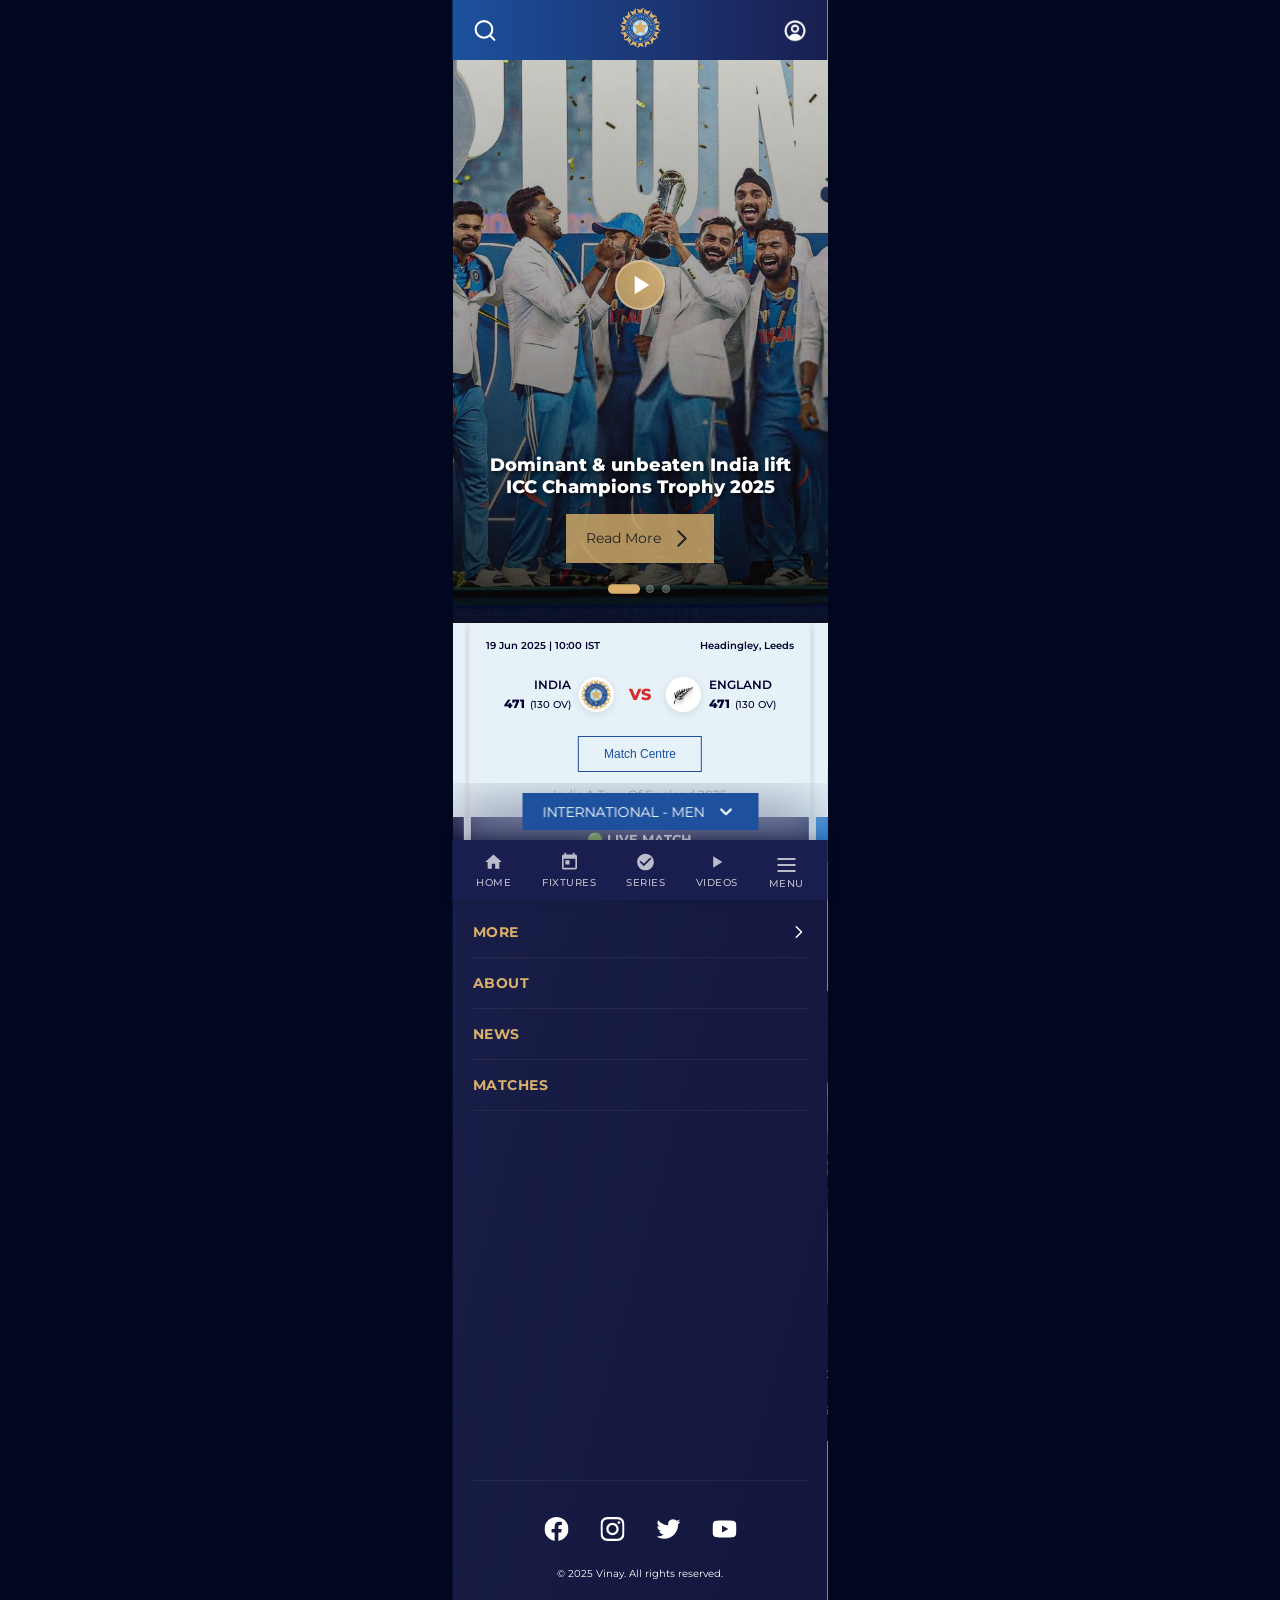
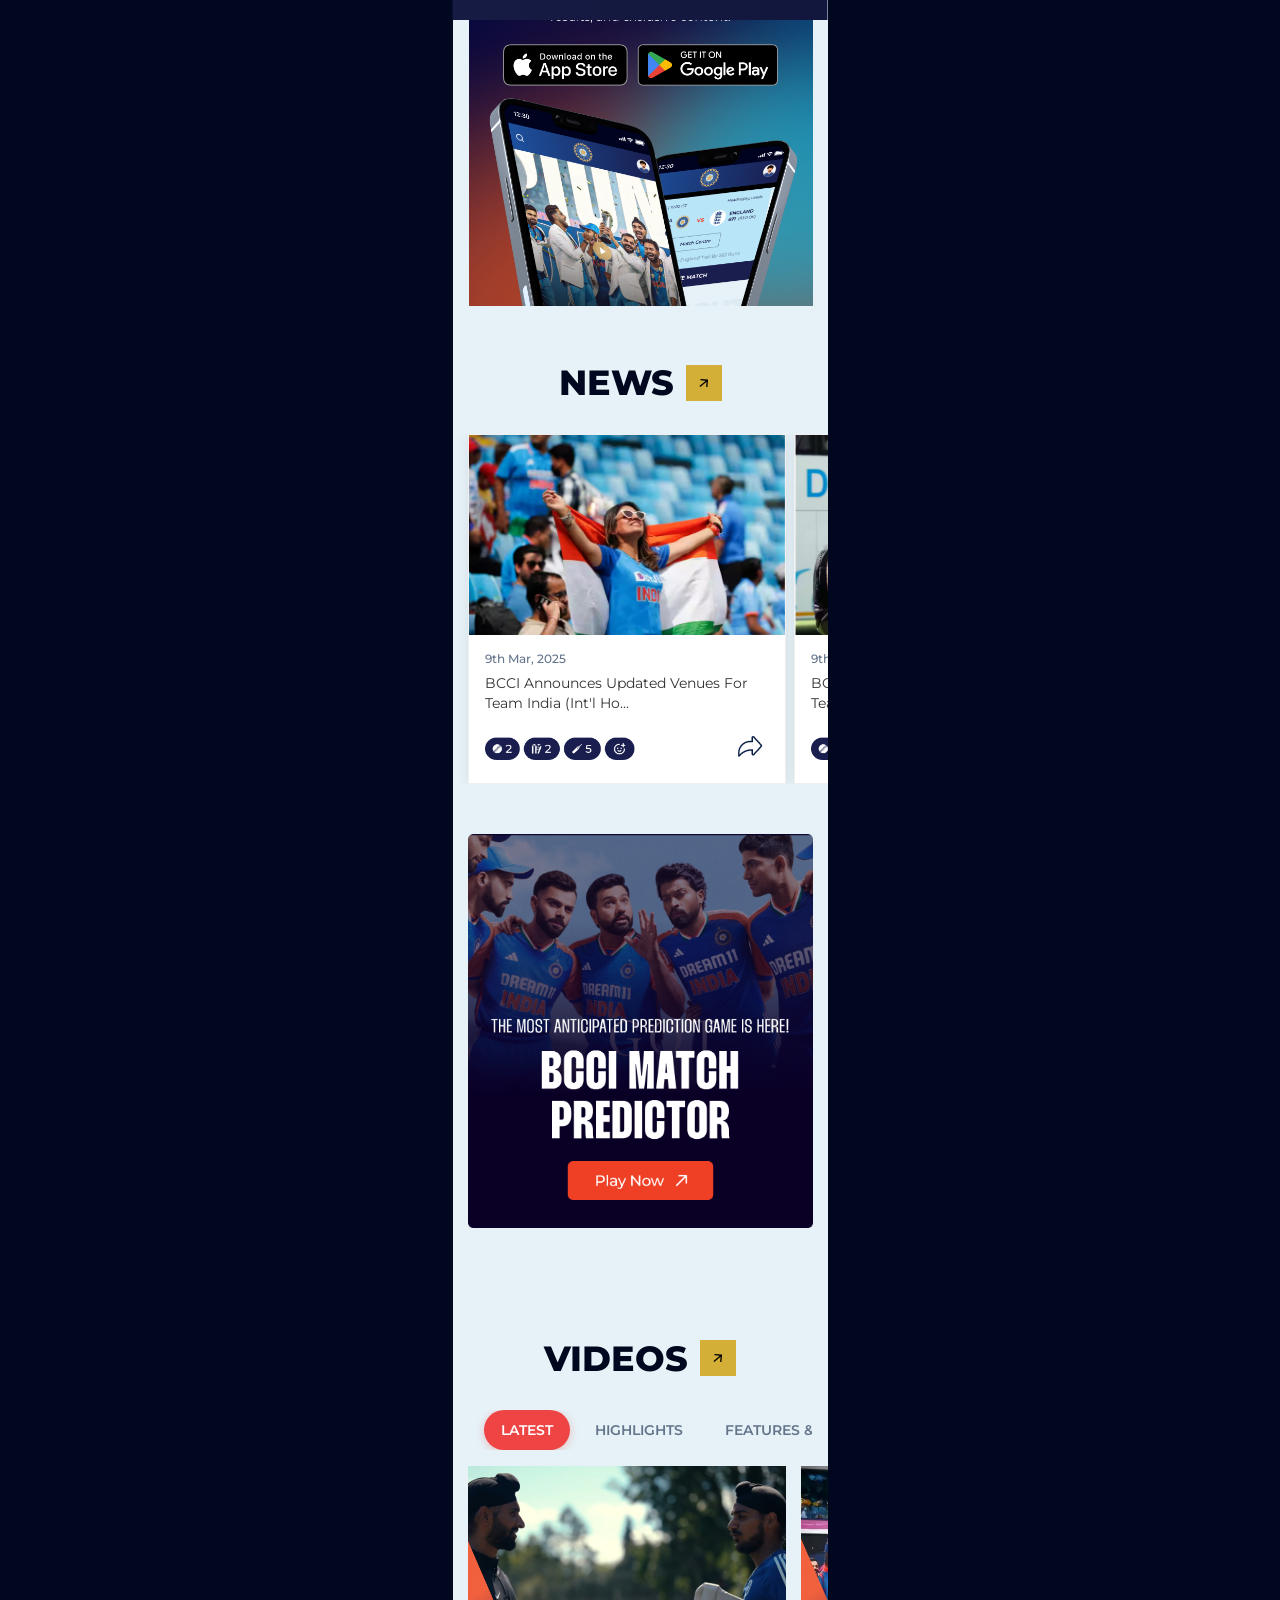
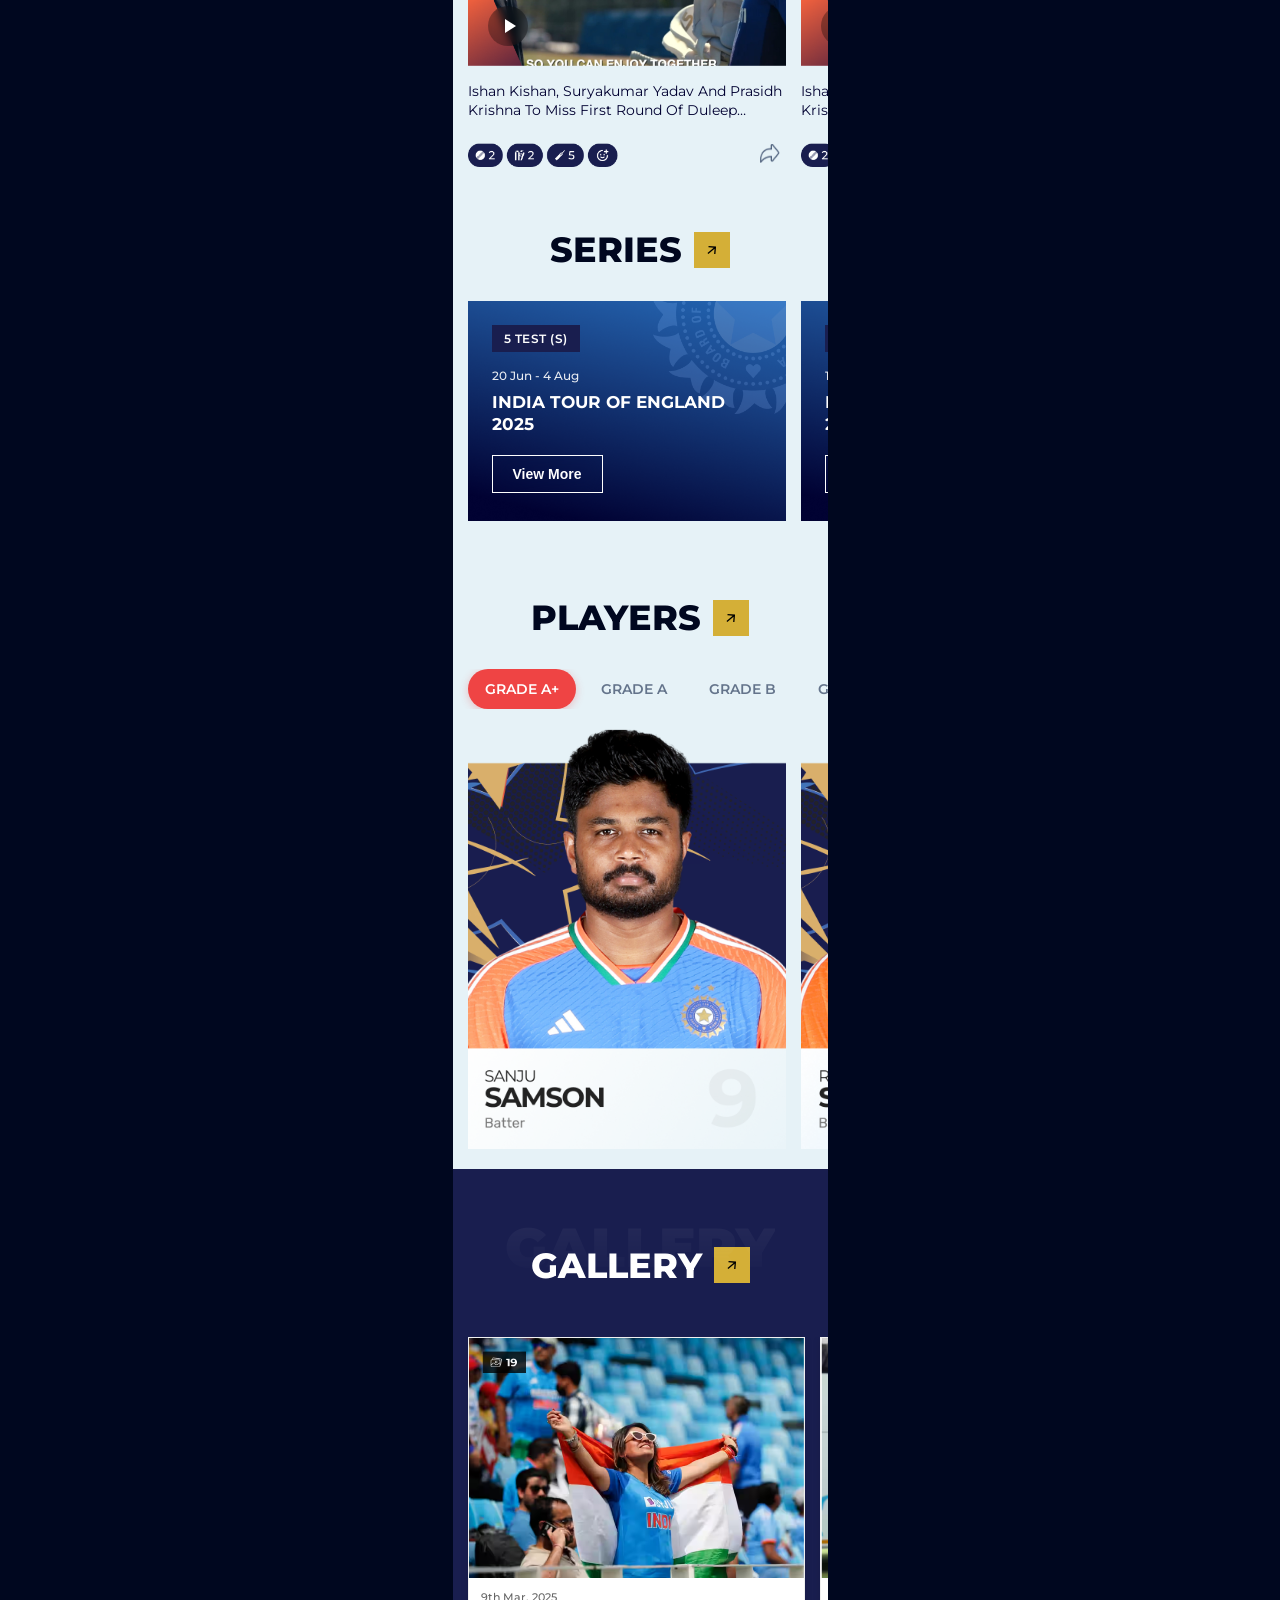
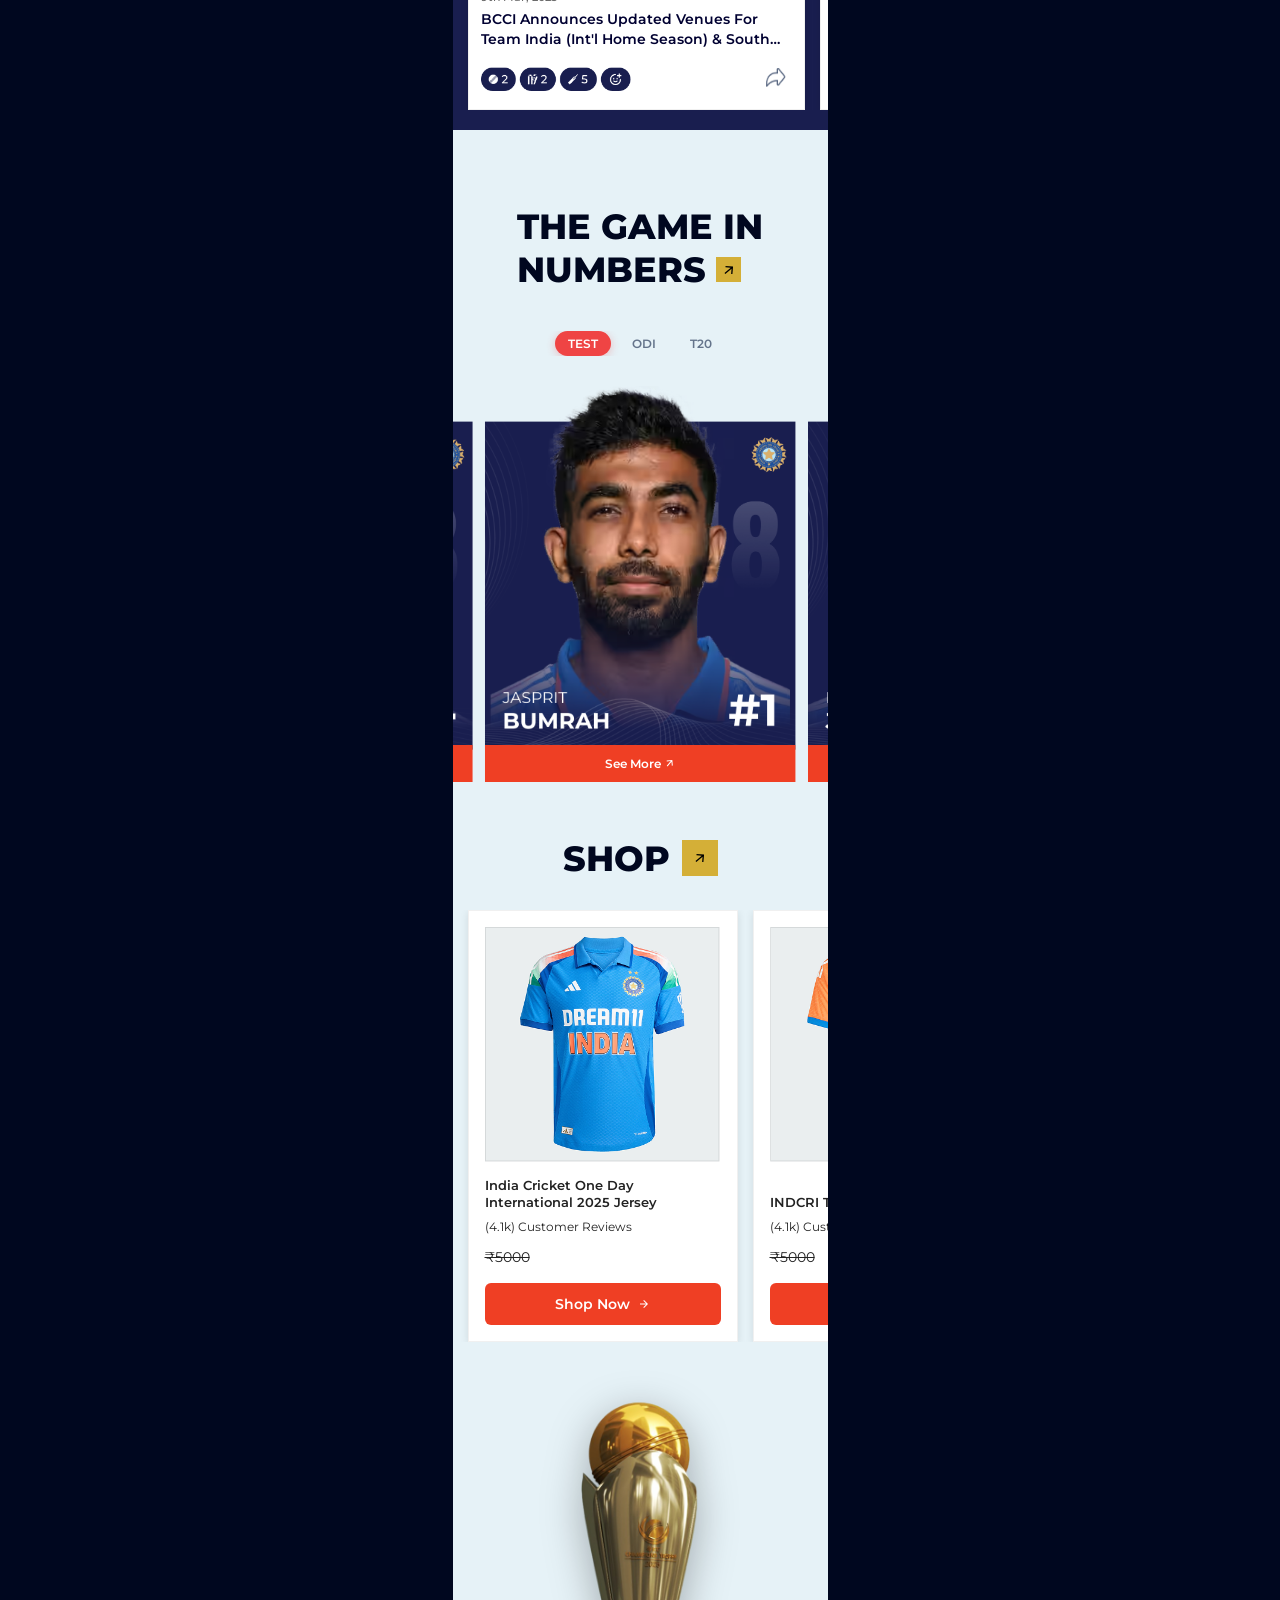
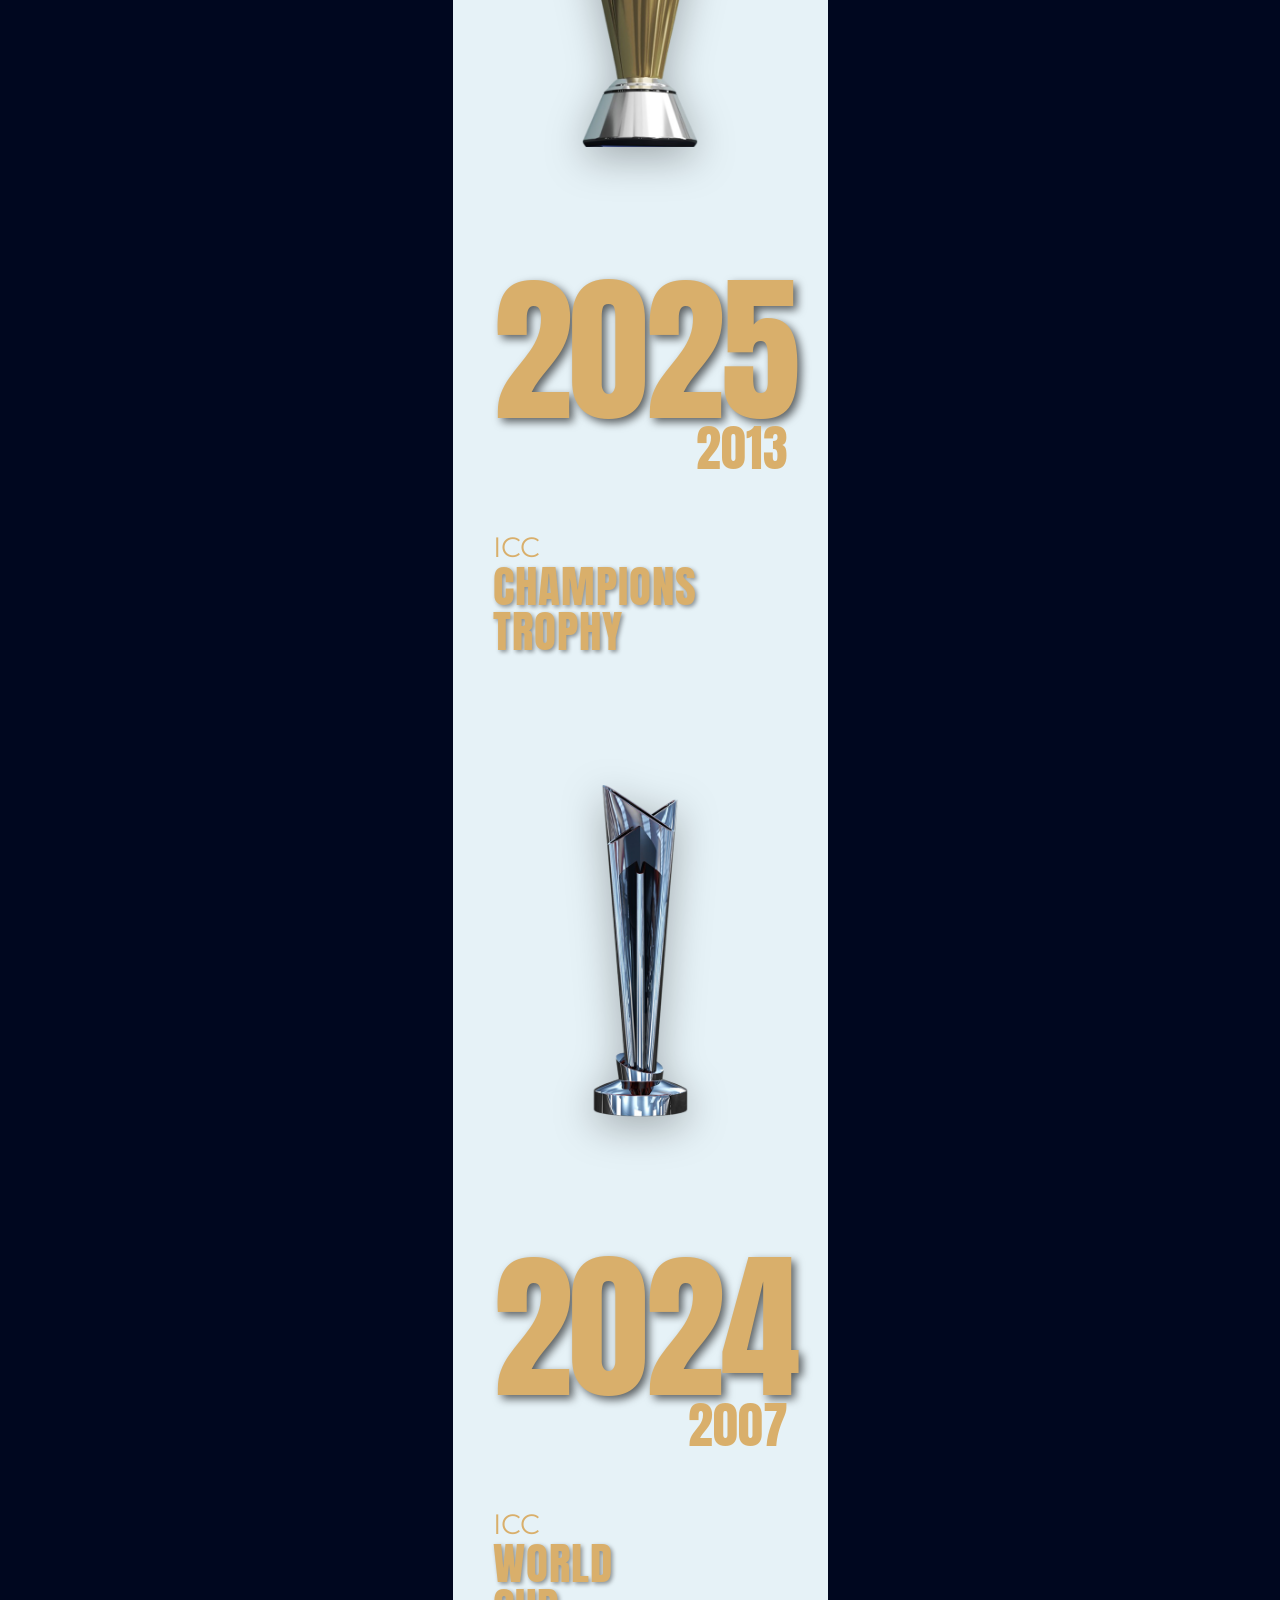
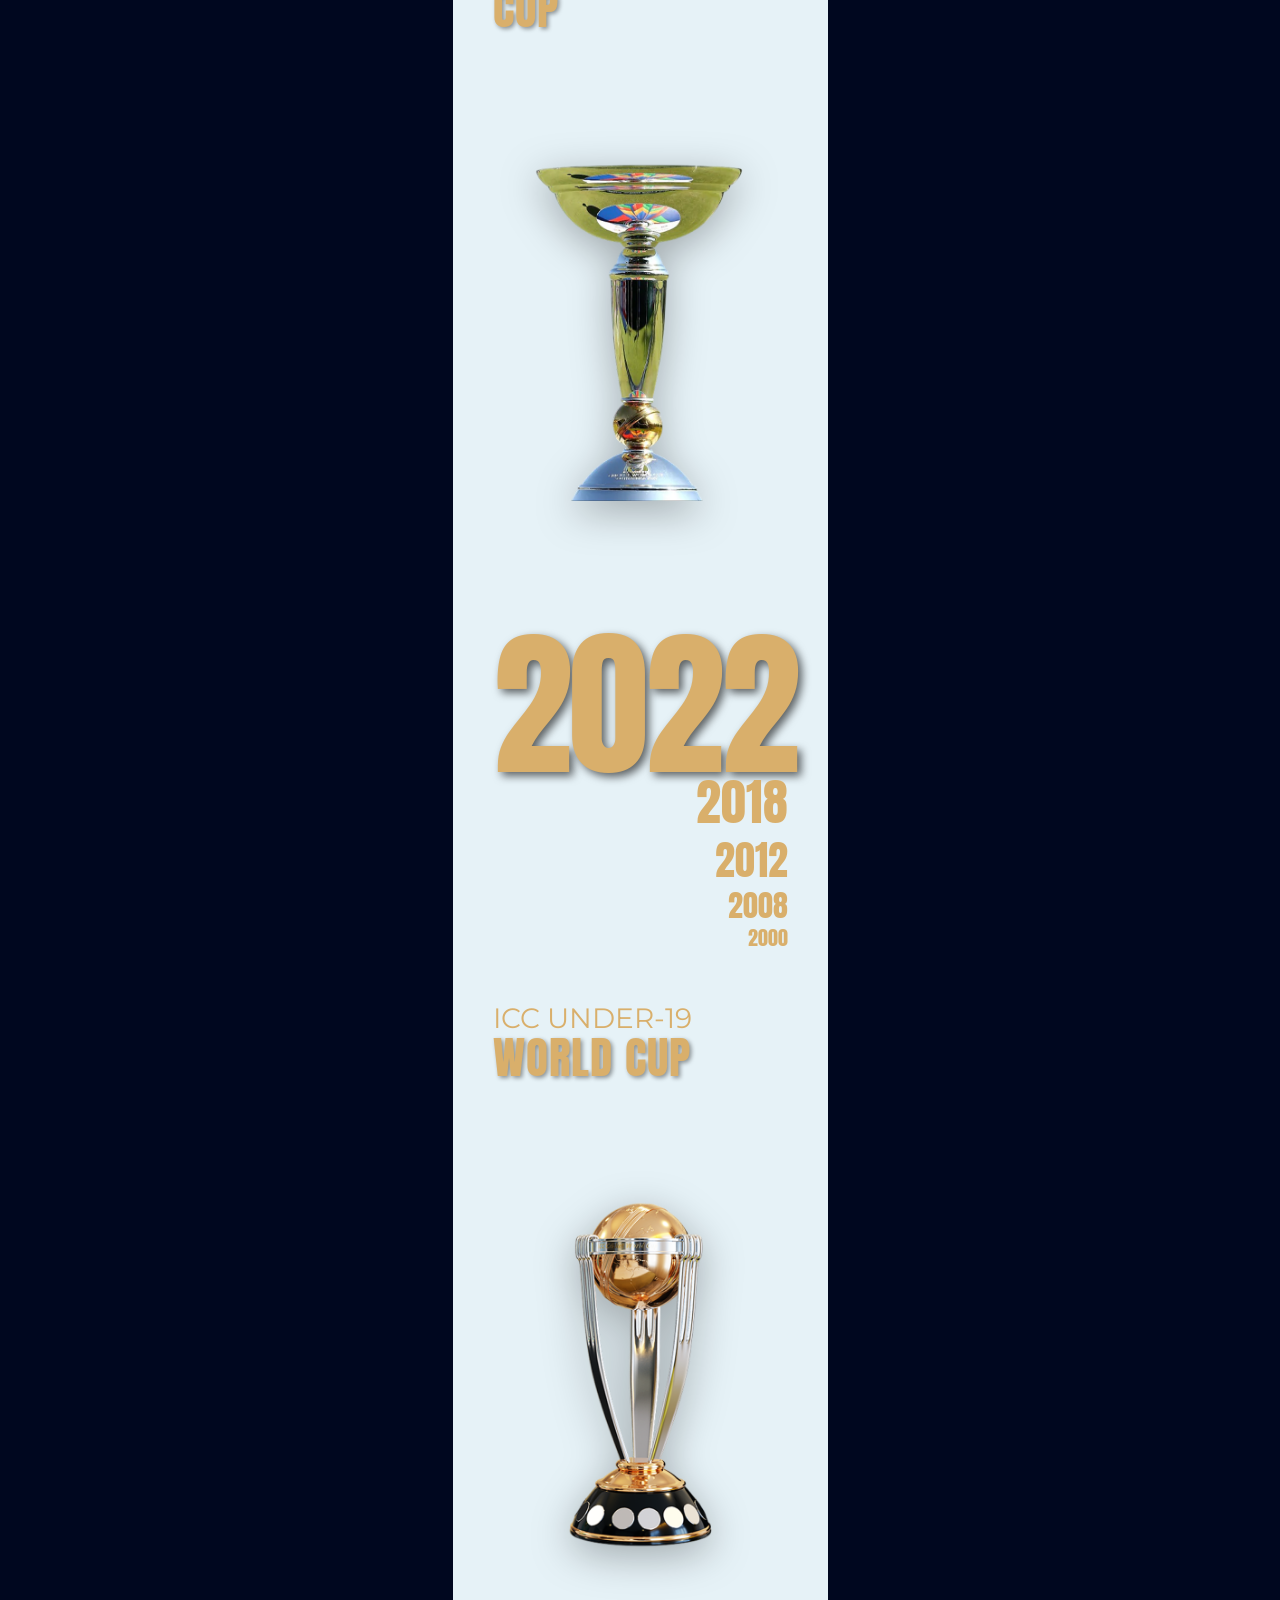
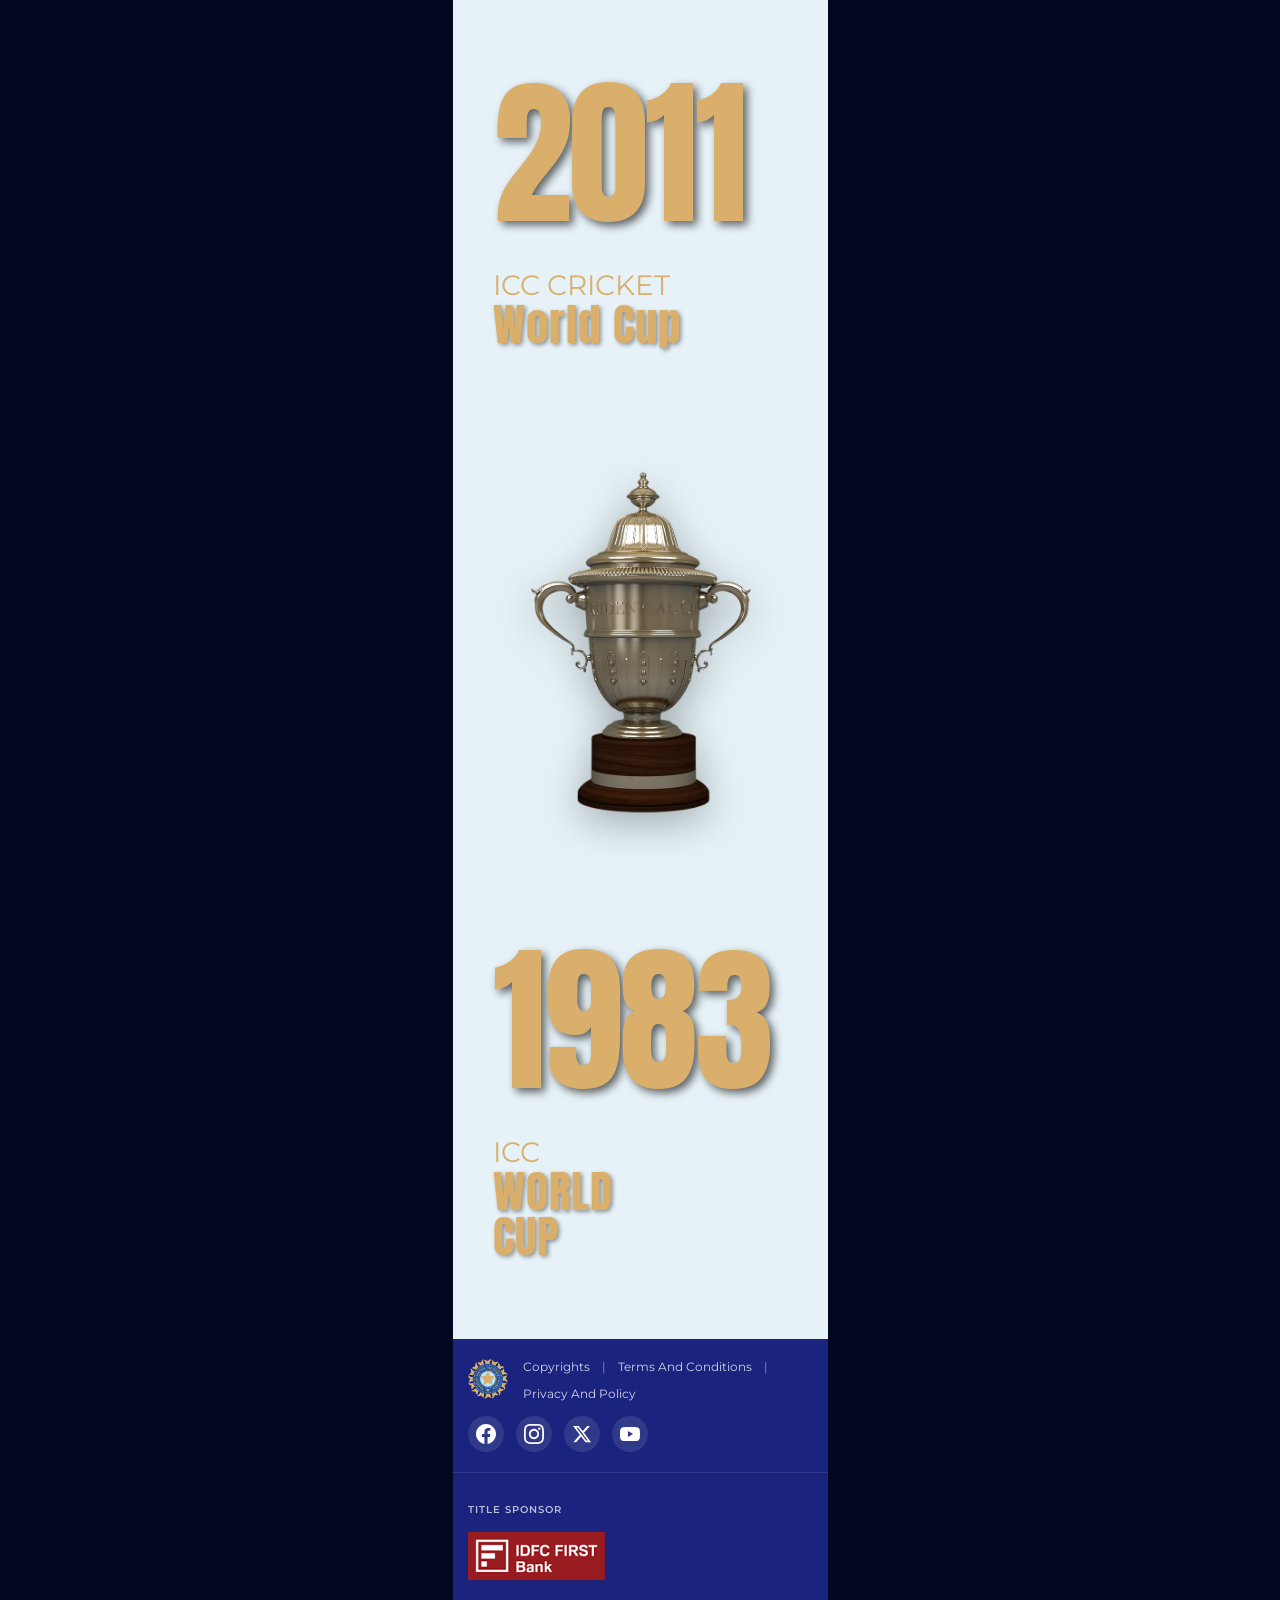
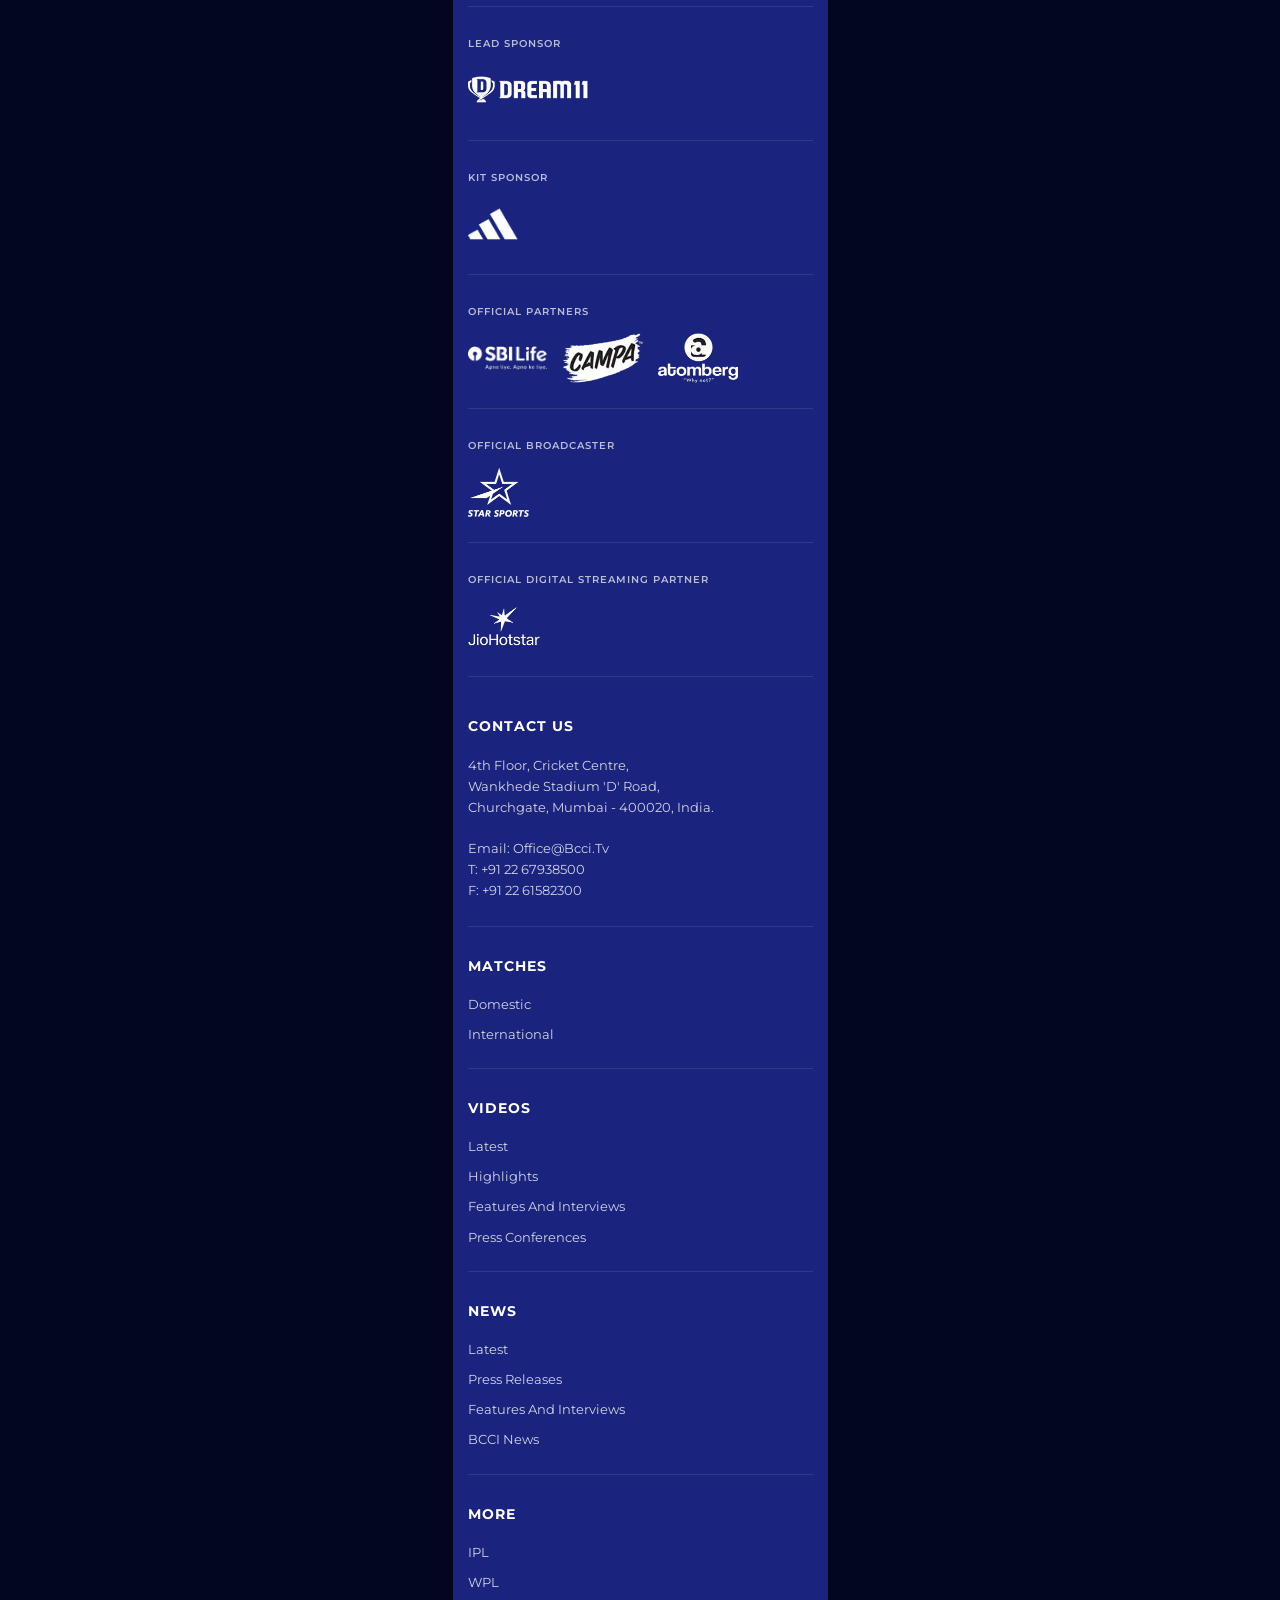
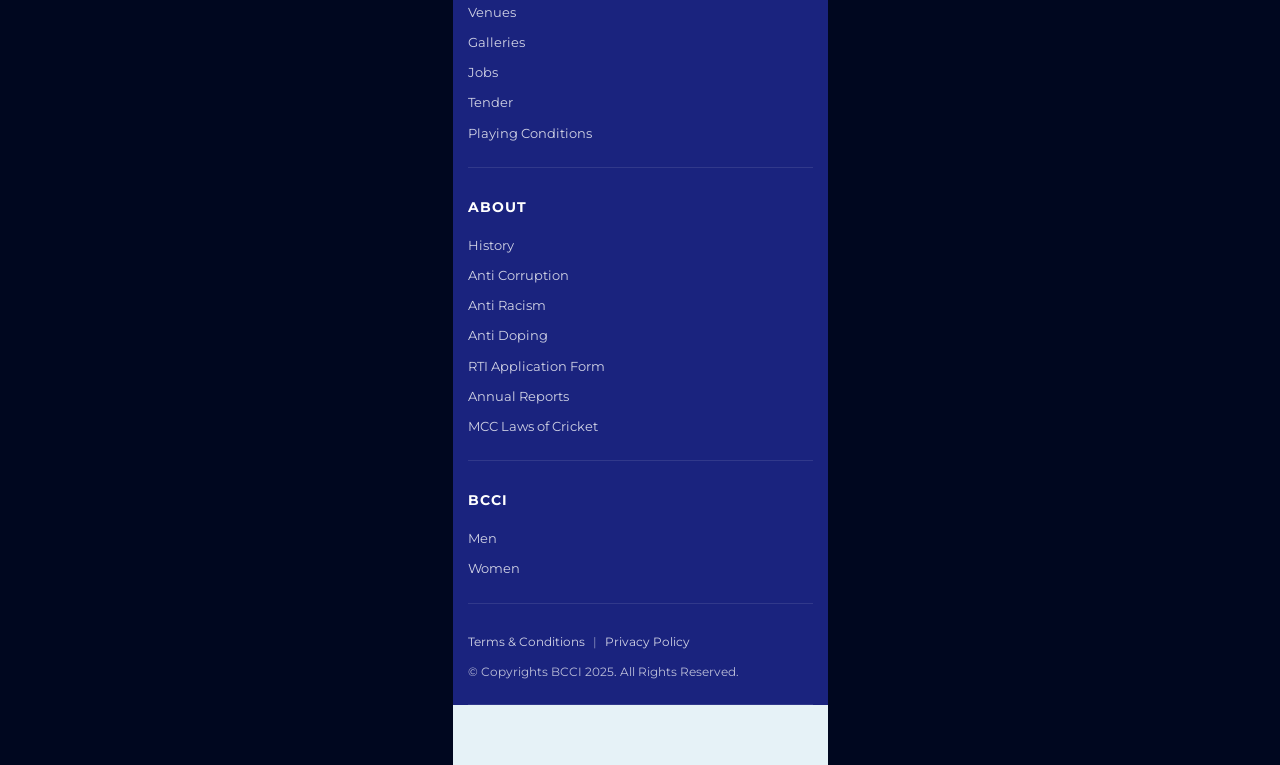
<file: bcci/index.html>
<!DOCTYPE html>
<html lang="en">

<head>
    <meta charset="UTF-8">
    <meta name="viewport" content="width=device-width, initial-scale=1.0, user-scalable=no">
    <meta http-equiv="X-UA-Compatible" content="IE=edge">
    <meta name="robots" content="index, follow">
    <meta name="description" content="BCCI">
    <title>BCCI</title>
    <link rel="icon" href="/bcci/assets/images/logo.png?v=4.6" type="image/x-icon">
    <link rel="stylesheet" href="https://cdn.jsdelivr.net/npm/swiper@11/swiper-bundle.min.css">
    <link
        href="https://fonts.googleapis.com/css2?family=Montserrat:wght@300;400;500;600;700;800&family=Inter:wght@300;400;500;600;700;800&display=swap"
        rel="stylesheet">
    <link
        href="https://fonts.googleapis.com/css2?family=Anton&family=Oswald:wght@200;300;400;500;600;700&family=Fjalla+One&family=Bebas+Neue:wght@400&display=swap"
        rel="stylesheet">
    <link rel="stylesheet" href="/bcci/assets/css/style.css?v=4.6">
    <style>
        html {
            scroll-padding-top: 100px;
        }
    </style>
</head>

<body>
    <div class="main-container">
        <!-- Loading Screen -->
        <div class="loading-screen" id="loading">
            <div class="loading-spinner"></div>
        </div>

        <!-- Header -->
        <header class="header">
            <!-- Mobile Header Top -->
            <div class="header-top">
                <svg xmlns="http://www.w3.org/2000/svg" viewBox="0 0 24 24" fill="none" stroke="currentColor"
                    stroke-width="2" stroke-linecap="round" stroke-linejoin="round" class="header-search-icon">
                    <circle cx="11" cy="11" r="8"></circle>
                    <line x1="21" y1="21" x2="16.65" y2="16.65"></line>
                </svg>

                <a href="/bcci/index.html" target="_self" class="header-logo-section">
                    <img src="/bcci/assets/images/logo.png?v=4.6" alt="BCCI" class="header-logo">
                </a>
                <a href="/bcci/login.html" target="_self" class="header-user-section">
                    <img src="/bcci/assets/images/user.png?v=4.6" alt="User Icon" class="header-user-icon">
                </a>
            </div>
            <!-- Bottom Navigation -->
            <div class="header-bottom-nav">
                <a href="#showcasetop" class="header-nav-item" data-nav="home" style="text-decoration: none;">
                    <svg class="header-nav-icon" viewBox="0 0 24 24" fill="currentColor">
                        <path d="M10 20v-6h4v6h5v-8h3L12 3 2 12h3v8z" />
                    </svg>
                    <span class="header-nav-label">HOME</span>
                </a>
                <a href="#fixtures" class="header-nav-item" data-nav="fixtures" style="text-decoration: none;">
                    <svg class="header-nav-icon" viewBox="0 0 24 24" fill="currentColor">
                        <path
                            d="M19 3h-1V1h-2v2H8V1H6v2H5c-1.11 0-1.99.9-1.99 2L3 19c0 1.1.89 2 2 2h14c1.1 0 2-.9 2-2V5c0-1.1-.9-2-2-2zm0 16H5V8h14v11zM7 10h5v5H7z" />
                    </svg>
                    <span class="header-nav-label">FIXTURES</span>
                </a>
                <a href="#series" class="header-nav-item" data-nav="series" style="text-decoration: none;">
                    <svg class="header-nav-icon" viewBox="0 0 24 24" fill="currentColor">
                        <path
                            d="M12 2C6.48 2 2 6.48 2 12s4.48 10 10 10 10-4.48 10-10S17.52 2 12 2zm-2 15l-5-5 1.41-1.41L10 14.17l7.59-7.59L19 8l-9 9z" />
                    </svg>
                    <span class="header-nav-label">SERIES</span>
                </a>
                <a href="#videos" class="header-nav-item" data-nav="videos" style="text-decoration: none;">
                    <svg class="header-nav-icon" viewBox="0 0 24 24" fill="currentColor">
                        <path d="M8 5v14l11-7z" />
                    </svg>
                    <span class="header-nav-label">VIDEOS</span>
                </a>
                <div class="header-nav-item" data-nav="menu">
                    <div class="header-nav-icon-container">
                        <div class="header-nav-icon header-hamburger-icon">
                            <span></span>
                            <span></span>
                            <span></span>
                        </div>
                        <span class="header-nav-label">MENU</span>
                    </div>
                </div>
            </div>
            <!-- Modern Navigation Panel -->
            <div class="modern-navigation-panel" id="modernNavPanel">
                <div class="nav-panel-content">
                    <!-- Header Controls -->
                    <div class="nav-panel-header">
                        <div class="language-selector">
                            <span class="selected-language">ENGLISH</span>
                            <svg class="dropdown-arrow" width="12" height="12" viewBox="0 0 24 24" fill="currentColor">
                                <path
                                    d="M8.12 9.29L12 13.17l3.88-3.88c.39-.39 1.02-.39 1.41 0 .39.39.39 1.02 0 1.41L12.7 15.29c-.39.39-1.02.39-1.41 0L6.7 10.7c-.39-.39-.39-1.02 0-1.41.39-.39 1.03-.39 1.42 0z" />
                            </svg>
                            <div class="language-dropdown">
                                <div class="language-option selected" data-lang="en">ENGLISH</div>
                                <div class="language-option" data-lang="hi">हिंदी</div>
                                <div class="language-option" data-lang="bn">বাংলা</div>
                                <div class="language-option" data-lang="ta">தமிழ்</div>
                                <div class="language-option" data-lang="te">తెలుగు</div>
                            </div>
                        </div>
                        <div class="theme-toggle">
                            <button class="theme-btn active" data-theme="light">LIGHT</button>
                            <button class="theme-btn" data-theme="dark">DARK</button>
                        </div>
                    </div>
                    <!-- Navigation Menu -->
                    <div class="nav-menu-container">
                        <!-- Menu with Submenu -->
                        <div class="nav-menu-item has-submenu">
                            <div class="nav-section expandable" data-section="more">
                                <div class="nav-section-header">
                                    <span class="nav-section-title">MORE</span>
                                    <svg class="section-arrow" width="18" height="18" fill="none" stroke="currentColor"
                                        viewBox="0 0 24 24">
                                        <path stroke-linecap="round" stroke-linejoin="round" stroke-width="2"
                                            d="M9 5l7 7-7 7">
                                        </path>
                                    </svg>
                                </div>
                                <div class="nav-section-content nav-submenu">
                                    <a href="#" class="nav-submenu-item">
                                        <span>IPL</span>
                                        <svg class="external-link-icon" width="16" height="16" viewBox="0 0 32 32"
                                            fill="currentColor" xmlns="http://www.w3.org/2000/svg">
                                            <path
                                                d="M4 15H24.17L17.58 8.41L19 7L28 16L19 25L17.58 23.59L24.17 17H4V15Z" />
                                        </svg>
                                    </a>
                                    <a href="#" class="nav-submenu-item">
                                        <span>WPL</span>
                                        <svg class="external-link-icon" width="16" height="16" viewBox="0 0 32 32"
                                            fill="currentColor" xmlns="http://www.w3.org/2000/svg">
                                            <path
                                                d="M4 15H24.17L17.58 8.41L19 7L28 16L19 25L17.58 23.59L24.17 17H4V15Z" />
                                        </svg>
                                    </a>
                                    <a href="#" class="nav-submenu-item">
                                        <span>VENUES</span>
                                        <svg class="external-link-icon" width="16" height="16" viewBox="0 0 32 32"
                                            fill="currentColor" xmlns="http://www.w3.org/2000/svg">
                                            <path
                                                d="M4 15H24.17L17.58 8.41L19 7L28 16L19 25L17.58 23.59L24.17 17H4V15Z" />
                                        </svg>
                                    </a>
                                    <a href="#" class="nav-submenu-item">
                                        <span>GALLERIES</span>
                                        <svg class="external-link-icon" width="16" height="16" viewBox="0 0 32 32"
                                            fill="currentColor" xmlns="http://www.w3.org/2000/svg">
                                            <path
                                                d="M4 15H24.17L17.58 8.41L19 7L28 16L19 25L17.58 23.59L24.17 17H4V15Z" />
                                        </svg>
                                    </a>
                                    <a href="#" class="nav-submenu-item">
                                        <span>JOBS</span>
                                        <svg class="external-link-icon" width="16" height="16" viewBox="0 0 32 32"
                                            fill="currentColor" xmlns="http://www.w3.org/2000/svg">
                                            <path
                                                d="M4 15H24.17L17.58 8.41L19 7L28 16L19 25L17.58 23.59L24.17 17H4V15Z" />
                                        </svg>
                                    </a>
                                    <a href="#" class="nav-submenu-item">
                                        <span>TENDER</span>
                                        <svg class="external-link-icon" width="16" height="16" viewBox="0 0 32 32"
                                            fill="currentColor" xmlns="http://www.w3.org/2000/svg">
                                            <path
                                                d="M4 15H24.17L17.58 8.41L19 7L28 16L19 25L17.58 23.59L24.17 17H4V15Z" />
                                        </svg>
                                    </a>
                                    <a href="#" class="nav-submenu-item">
                                        <span>PLAYING CONDITIONS</span>
                                        <svg class="external-link-icon" width="16" height="16" viewBox="0 0 32 32"
                                            fill="currentColor" xmlns="http://www.w3.org/2000/svg">
                                            <path
                                                d="M4 15H24.17L17.58 8.41L19 7L28 16L19 25L17.58 23.59L24.17 17H4V15Z" />
                                        </svg>
                                    </a>
                                </div>
                            </div>
                        </div>

                        <!-- Direct Menu Items -->
                        <div class="nav-menu-item">
                            <a href="#" class="nav-main-link">
                                <span class="nav-section-title">ABOUT</span>
                            </a>
                        </div>
                        <div class="nav-menu-item">
                            <a href="#" class="nav-main-link">
                                <span class="nav-section-title">NEWS</span>
                            </a>
                        </div>
                        <div class="nav-menu-item">
                            <a href="#" class="nav-main-link">
                                <span class="nav-section-title">MATCHES</span>
                            </a>
                        </div>
                    </div>

                    <!-- Social Media & Footer -->
                    <div class="nav-panel-footer">
                        <div class="social-media-icons">
                            <a href="https://www.facebook.com/IndianCricketTeam" target="_blank" class="social-icon" aria-label="Facebook">
                                <svg width="24" height="24" viewBox="0 0 24 24" fill="currentColor">
                                    <path
                                        d="M24 12.073c0-6.627-5.373-12-12-12s-12 5.373-12 12c0 5.99 4.388 10.954 10.125 11.854v-8.385H7.078v-3.47h3.047V9.43c0-3.007 1.792-4.669 4.533-4.669 1.312 0 2.686.235 2.686.235v2.953H15.83c-1.491 0-1.956.925-1.956 1.874v2.25h3.328l-.532 3.47h-2.796v8.385C19.612 23.027 24 18.062 24 12.073z" />
                                </svg>
                            </a>
                            <a href="https://www.instagram.com/indiancricketteam" target="_blank" class="social-icon" aria-label="Instagram">
                                <svg width="24" height="24" viewBox="0 0 24 24" fill="currentColor">
                                    <path
                                        d="M12 2.163c3.204 0 3.584.012 4.85.07 3.252.148 4.771 1.691 4.919 4.919.058 1.265.069 1.645.069 4.849 0 3.205-.012 3.584-.069 4.849-.149 3.225-1.664 4.771-4.919 4.919-1.266.058-1.644.07-4.85.07-3.204 0-3.584-.012-4.849-.07-3.26-.149-4.771-1.699-4.919-4.92-.058-1.265-.07-1.644-.07-4.849 0-3.204.013-3.583.07-4.849.149-3.227 1.664-4.771 4.919-4.919 1.266-.057 1.645-.069 4.849-.069zm0-2.163c-3.259 0-3.667.014-4.947.072-4.358.2-6.78 2.618-6.98 6.98-.059 1.281-.073 1.689-.073 4.948 0 3.259.014 3.668.072 4.948.2 4.358 2.618 6.78 6.98 6.98 1.281.058 1.689.072 4.948.072 3.259 0 3.668-.014 4.948-.072 4.354-.2 6.782-2.618 6.979-6.98.059-1.28.073-1.689.073-4.948 0-3.259-.014-3.667-.072-4.947-.196-4.354-2.617-6.78-6.979-6.98-1.281-.059-1.69-.073-4.949-.073zm0 5.838c-3.403 0-6.162 2.759-6.162 6.162s2.759 6.163 6.162 6.163 6.162-2.759 6.162-6.163c0-3.403-2.759-6.162-6.162-6.162zm0 10.162c-2.209 0-4-1.79-4-4 0-2.209 1.791-4 4-4s4 1.791 4 4c0 2.21-1.791 4-4 4zm6.406-11.845c-.796 0-1.441.645-1.441 1.44s.645 1.44 1.441 1.44c.795 0 1.439-.645 1.439-1.44s-.644-1.44-1.439-1.44z" />
                                </svg>
                            </a>
                            <a href="https://twitter.com/BCCI" target="_blank" class="social-icon" aria-label="Twitter">
                                <svg width="24" height="24" viewBox="0 0 24 24" fill="currentColor">
                                    <path
                                        d="M23.953 4.57a10 10 0 01-2.825.775 4.958 4.958 0 002.163-2.723c-.951.555-2.005.959-3.127 1.184a4.92 4.92 0 00-8.384 4.482C7.69 8.095 4.067 6.13 1.64 3.162a4.822 4.822 0 00-.666 2.475c0 1.71.87 3.213 2.188 4.096a4.904 4.904 0 01-2.228-.616v.06a4.923 4.923 0 003.946 4.827 4.996 4.996 0 01-2.212.085 4.936 4.936 0 004.604 3.417 9.867 9.867 0 01-6.102 2.105c-.39 0-.779-.023-1.17-.067a13.995 13.995 0 007.557 2.209c9.053 0 13.998-7.496 13.998-13.985 0-.21 0-.42-.015-.63A9.935 9.935 0 0024 4.59z" />
                                </svg>
                            </a>
                            <a href="https://www.youtube.com/hashtag/bcci" target="_blank" class="social-icon" aria-label="YouTube">
                                <svg width="24" height="24" viewBox="0 0 24 24" fill="currentColor">
                                    <path
                                        d="M23.498 6.186a3.016 3.016 0 0 0-2.122-2.136C19.505 3.545 12 3.545 12 3.545s-7.505 0-9.377.505A3.017 3.017 0 0 0 .502 6.186C0 8.07 0 12 0 12s0 3.93.502 5.814a3.016 3.016 0 0 0 2.122 2.136c1.871.505 9.376.505 9.376.505s7.505 0 9.377-.505a3.015 3.015 0 0 0 2.122-2.136C24 15.93 24 12 24 12s0-3.93-.502-5.814zM9.545 15.568V8.432L15.818 12l-6.273 3.568z" />
                                </svg>
                            </a>
                        </div>
                        <div class="copyright-text">
                            © 2025 Vinay. All rights reserved.
                        </div>
                    </div>
                </div>
            </div>
        </header>
        <!-- Bottom Navigation Panel -->
        <div class="bottom-navigation-panel" id="bottomNavigationPanel">
            <div class="navigation-panel-content">
                <div class="navigation-section">
                    <!-- Content comes first for upward expansion -->
                    <div class="navigation-content" id="domestic">
                        <div class="navigation-category">
                            <span class="navigation-category-label">International</span>
                            <div class="navigation-item-content">
                                <div class="navigation-category-item">
                                    <span class="text">men</span>
                                </div>
                                <div class="navigation-category-item">
                                    <span class="text">women</span>
                                </div>
                            </div>
                        </div>

                        <div class="navigation-category">
                            <span class="navigation-category-label">Domestic</span>
                            <div class="navigation-item-content">
                                <div class="navigation-category-item">
                                    <span class="text">men</span>
                                </div>
                                <div class="navigation-category-item">
                                    <span class="text">women</span>
                                </div>
                            </div>
                        </div>
                    </div>
                    <!-- Header comes at bottom -->
                    <div class="navigation-header" data-toggle="domestic">
                        <div class="navigation-header-content">
                            <span>International - men</span>
                            <svg class="submenu-arrow" width="25" height="25" viewBox="0 0 24 24" fill="currentColor">
                                <path
                                    d="M8.12 9.29L12 13.17l3.88-3.88c.39-.39 1.02-.39 1.41 0 .39.39.39 1.02 0 1.41L12.7 15.29c-.39.39-1.02.39-1.41 0L6.7 10.7c-.39-.39-.39-1.02 0-1.41.39-.39 1.03-.39 1.42 0z" />
                            </svg>
                        </div>
                    </div>
                </div>
            </div>
        </div>
        <!-- Cricket Showcase Swiper -->
        <div class="showcase-section" id="showcasetop">
            <div class="swiper-container">
                <div class="swiper cricket-swiper">
                    <div class="swiper-wrapper">
                        <div class="swiper-slide showcase-slide"
                            style="background-image: url('/bcci/assets/images/showcase-1.png?v=4.6');">
                            <div class="slide-overlay"></div>
                            <!-- Play Button in Center -->
                            <div class="play-button-center">
                                <svg width="32" height="32" fill="currentColor" viewBox="0 0 24 24">
                                    <path d="M8 5v14l11-7z" />
                                </svg>
                            </div>
                            <div class="slide-content">
                                <h1 class="slide-title">Dominant & unbeaten India lift ICC Champions Trophy 2025</h1>
                                <a href="#" class="slide-button">
                                    <span>Read More</span>
                                    <svg width="25" height="25" fill="none" stroke="currentColor" viewBox="0 0 24 24">
                                        <path stroke-linecap="round" stroke-linejoin="round" stroke-width="2"
                                            d="M9 5l7 7-7 7"></path>
                                    </svg>
                                </a>
                            </div>
                        </div>
                        <div class="swiper-slide showcase-slide"
                            style="background-image: url('/bcci/assets/images/showcase-2.png?v=4.6');">
                            <div class="slide-overlay"></div>
                            <!-- Play Button in Center -->
                            <div class="play-button-center">
                                <svg width="32" height="32" fill="currentColor" viewBox="0 0 24 24">
                                    <path d="M8 5v14l11-7z" />
                                </svg>
                            </div>
                            <div class="slide-content">
                                <h1 class="slide-title">Dominant & unbeaten India lift ICC Champions Trophy 2025</h1>
                                <a href="#" class="slide-button">
                                    <span>Read More</span>
                                    <svg width="25" height="25" fill="none" stroke="currentColor" viewBox="0 0 24 24">
                                        <path stroke-linecap="round" stroke-linejoin="round" stroke-width="2"
                                            d="M9 5l7 7-7 7"></path>
                                    </svg>
                                </a>
                            </div>
                        </div>
                        <div class="swiper-slide showcase-slide"
                            style="background-image: url('/bcci/assets/images/showcase-3.png?v=4.6');">
                            <div class="slide-overlay"></div>
                            <!-- Play Button in Center -->
                            <div class="play-button-center">
                                <svg width="32" height="32" fill="currentColor" viewBox="0 0 24 24">
                                    <path d="M8 5v14l11-7z" />
                                </svg>
                            </div>
                            <div class="slide-content">
                                <h1 class="slide-title">Dominant & unbeaten India lift ICC Champions Trophy 2025</h1>
                                <a href="#" class="slide-button">
                                    <span>Read More</span>
                                    <svg width="25" height="25" fill="none" stroke="currentColor" viewBox="0 0 24 24">
                                        <path stroke-linecap="round" stroke-linejoin="round" stroke-width="2"
                                            d="M9 5l7 7-7 7"></path>
                                    </svg>
                                </a>
                            </div>
                        </div>
                    </div>
                    <!-- Pagination -->
                    <div class="swiper-pagination"></div>
                </div>
            </div>
        </div>
        <!-- Match Cards Section -->
        <div class="match-cards-section" id="fixtures">
            <div class="match-cards-container">
                <div class="match-cards-swiper swiper">
                    <div class="match-cards-grid swiper-wrapper">
                        <!-- Recent Match Card -->
                        <div class="match-card recent-match swiper-slide">
                            <div class="match-header">
                                <div class="match-date">19 Jun 2025 | 10:00 IST</div>
                                <div class="match-venue">Headingley, Leeds</div>
                            </div>
                            <div class="teams-section">
                                <div class="team team-a">
                                    <div class="team-logo">
                                        <img src="/bcci/assets/images/team-1.png?v=4.6" alt="India">
                                    </div>
                                    <div class="team-info">
                                        <div class="team-name">INDIA</div>
                                        <div class="team-score">471 <span>(130 OV)</span></div>
                                    </div>
                                </div>
                                <div class="vs-section">VS</div>
                                <div class="team team-b">
                                    <div class="team-logo">
                                        <img src="/bcci/assets/images/team-2.png?v=4.6" alt="England">
                                    </div>
                                    <div class="team-info">
                                        <div class="team-name">ENGLAND</div>
                                        <div class="team-score">471 <span>(130 OV)</span></div>
                                    </div>
                                </div>
                            </div>
                            <div class="match-center-btn">
                                <button class="center-btn">Match Centre</button>
                            </div>
                            <div class="tournament-description">
                                India A Tour Of England 2025
                            </div>
                            <div class="match-status recent-status">
                                INDIA WON BY 23 RUNS
                            </div>
                        </div>
                        <!-- Live Match Card -->
                        <div class="match-card live-match swiper-slide">
                            <div class="match-header">
                                <div class="match-date">19 Jun 2025 | 10:00 IST</div>
                                <div class="match-venue">Headingley, Leeds</div>
                            </div>
                            <div class="teams-section">
                                <div class="team team-a">
                                    <div class="team-logo">
                                        <img src="/bcci/assets/images/team-1.png?v=4.6" alt="India">
                                    </div>
                                    <div class="team-info">
                                        <div class="team-name">INDIA</div>
                                        <div class="team-score">471 <span>(130 OV)</span></div>
                                    </div>
                                </div>
                                <div class="vs-section">VS</div>
                                <div class="team team-b">
                                    <div class="team-logo">
                                        <img src="/bcci/assets/images/team-2.png?v=4.6" alt="England">
                                    </div>
                                    <div class="team-info">
                                        <div class="team-name">ENGLAND</div>
                                        <div class="team-score">471 <span>(130 OV)</span></div>
                                    </div>
                                </div>
                            </div>
                            <div class="match-center-btn">
                                <button class="center-btn">Match Centre</button>
                            </div>
                            <div class="tournament-description">
                                India A Tour Of England 2025
                            </div>
                            <div class="match-status live-status">
                                🟢 LIVE MATCH
                            </div>
                        </div>
                        <!-- Upcoming Match Card -->
                        <div class="match-card upcoming-match swiper-slide">
                            <div class="match-header">
                                <div class="match-date">19 Jun 2025 | 10:00 IST</div>
                                <div class="match-venue">Headingley, Leeds</div>
                            </div>
                            <div class="teams-section">
                                <div class="team team-a">
                                    <div class="team-logo">
                                        <img src="/bcci/assets/images/team-1.png?v=4.6" alt="India">
                                    </div>
                                    <div class="team-info">
                                        <div class="team-name">INDIA</div>
                                    </div>
                                </div>
                                <div class="vs-section">VS</div>
                                <div class="team team-b">
                                    <div class="team-logo">
                                        <img src="/bcci/assets/images/team-2.png?v=4.6" alt="New Zealand">
                                    </div>
                                    <div class="team-info">
                                        <div class="team-name">NEW ZEALAND</div>
                                    </div>
                                </div>
                            </div>
                            <div class="match-buttons">
                                <button class="preview-btn">Pre Match Preview</button>
                                <button class="center-btn">Match Centre</button>
                            </div>
                            <div class="countdown-timer">
                                <div class="timer-item">
                                    <span class="timer-number">08</span>
                                    <span class="timer-label">DAYS</span>
                                </div>
                                <div class="timer-item">
                                    <span class="timer-number">24</span>
                                    <span class="timer-label">HRS</span>
                                </div>
                                <div class="timer-item">
                                    <span class="timer-number">10</span>
                                    <span class="timer-label">MINS</span>
                                </div>
                                <div class="timer-item">
                                    <span class="timer-number">57</span>
                                    <span class="timer-label">SECS</span>
                                </div>
                            </div>
                        </div>
                    </div>
                </div>
            </div>
        </div>
        <!-- News Cards Section -->
        <div class="news-cards-section">
            <div class="section-title-wrapper">
                <h2 class="section-title" data-title="HIGHLIGHTS">
                    HIGHLIGHTS
                    <span class="section-title-icon">
                        <svg width="12" height="12" viewBox="0 0 24 24" fill="currentColor">
                            <path d="M12 4L10.59 5.41L16.17 11H4V13H16.17L10.59 18.59L12 20L20 12L12 4Z" />
                        </svg>
                    </span>
                </h2>
            </div>
            <div class="news-container">
                <div class="news-cards-grid">
                    <!-- News Card 1 -->
                    <div class="news-card">
                        <div class="news-image">
                            <img src="/bcci/assets/images/card-1.png?v=4.6" alt="Cricket Match">
                        </div>
                        <div class="news-overlay">
                            <div class="news-content">
                                <h3 class="news-title">Squad Update: Harshit Rana Links Up With Team India For Fi...
                                </h3>
                                <div class="news-footer">
                                    <span class="news-date">9th Mar, 2025</span>
                                    <div class="share-icon">
                                        <img src="/bcci/assets/images/share.png?v=4.6" alt="Share Icon">

                                    </div>
                                </div>
                            </div>
                        </div>
                    </div>
                    <!-- News Card 2 -->
                    <div class="news-card">
                        <div class="news-image">
                            <img src="/bcci/assets/images/card-2.png?v=4.6" alt="Cricket Match">
                        </div>
                        <div class="news-overlay">
                            <div class="news-content">
                                <h3 class="news-title">Match Analysis: India's Bowling Strategy for Upcoming
                                    Series...
                                </h3>
                                <div class="news-footer">
                                    <span class="news-date">6th Mar, 2025</span>
                                    <div class="share-icon">
                                        <img src="/bcci/assets/images/share.png?v=4.6" alt="Share Icon">
                                    </div>
                                </div>
                            </div>
                        </div>
                    </div>
                    <!-- News Card 3 -->
                    <div class="news-card">
                        <div class="news-image">
                            <img src="/bcci/assets/images/card-3.png?v=4.6" alt="Cricket Match">
                        </div>
                        <div class="news-overlay">
                            <div class="news-content">
                                <h3 class="news-title">Champions Trophy 2025: Key Players to Watch in the
                                    Tournament...
                                </h3>
                                <div class="news-footer">
                                    <span class="news-date">7th Mar, 2025</span>
                                    <div class="share-icon">
                                        <img src="/bcci/assets/images/share.png?v=4.6" alt="Share Icon">
                                    </div>
                                </div>
                            </div>
                        </div>
                    </div>
                    <!-- News Card 4 -->
                    <div class="news-card">
                        <div class="news-image">
                            <img src="/bcci/assets/images/card-4.png?v=4.6" alt="Cricket Match">
                        </div>
                        <div class="news-overlay">
                            <div class="news-content">
                                <h3 class="news-title">Match Analysis: India's Bowling Strategy for Upcoming
                                    Series...
                                </h3>
                                <div class="news-footer">
                                    <span class="news-date">6th Mar, 2025</span>
                                    <div class="share-icon">
                                        <img src="/bcci/assets/images/share.png?v=4.6" alt="Share Icon">
                                    </div>
                                </div>
                            </div>
                        </div>
                    </div>
                    <!-- News Card 5 -->
                    <div class="news-card">
                        <div class="news-image">
                            <div class="news-image">
                                <img src="/bcci/assets/images/card-5.png?v=4.6" alt="Cricket Match">
                            </div>
                        </div>
                        <div class="news-overlay">
                            <div class="news-content">
                                <h3 class="news-title">Stadium Update: New Facilities Ready for Champions Trophy...
                                </h3>
                                <div class="news-footer">
                                    <span class="news-date">5th Mar, 2025</span>
                                    <div class="share-icon">
                                        <img src="/bcci/assets/images/share.png?v=4.6" alt="Share Icon">
                                    </div>
                                </div>
                            </div>
                        </div>
                    </div>
                    <div class="news-card">
                        <div class="news-image">
                            <div class="news-image">
                                <img src="/bcci/assets/images/card-6.png?v=4.6" alt="Cricket Match">
                            </div>
                        </div>
                        <div class="news-overlay">
                            <div class="news-content">
                                <h3 class="news-title">Stadium Update: New Facilities Ready for Champions Trophy...
                                </h3>
                                <div class="news-footer">
                                    <span class="news-date">5th Mar, 2025</span>
                                    <div class="share-icon">
                                        <img src="/bcci/assets/images/share.png?v=4.6" alt="Share Icon">
                                    </div>
                                </div>
                            </div>
                        </div>
                    </div>
                    <div class="news-card">
                        <div class="news-image">
                            <div class="news-image">
                                <img src="/bcci/assets/images/card-7.png?v=4.6" alt="Cricket Match">
                            </div>
                        </div>
                        <div class="news-overlay">
                            <div class="news-content">
                                <h3 class="news-title">Stadium Update: New Facilities Ready for Champions Trophy...
                                </h3>
                                <div class="news-footer">
                                    <span class="news-date">5th Mar, 2025</span>
                                    <div class="share-icon">
                                        <img src="/bcci/assets/images/share.png?v=4.6" alt="Share Icon">
                                    </div>
                                </div>
                            </div>
                        </div>
                    </div>
                </div>
            </div>
        </div>
        <!-- App Download Section -->
        <div class="app-download-section">
            <a href="https://apps.apple.com/in/app/bcci/id1374037778" target="_blank" style="display: flex;width: 100%;height: 100%;">
                <img src="/bcci/assets/images/app-download.png?v=4.6" width="100%" alt="App Download">
            </a>
        </div>
        <!-- News Section -->
        <div class="news-section">
            <div class="section-title-wrapper">
                <h2 class="section-title" data-title="NEWS">
                    NEWS
                    <span class="section-title-icon">
                        <svg width="25" height="25" viewBox="0 0 24 24" fill="currentColor">
                            <path d="M12 4L10.59 5.41L16.17 11H4V13H16.17L10.59 18.59L12 20L20 12L12 4Z" />
                        </svg>
                    </span>
                </h2>
            </div>
            <div class="news-listing-container">
                <div class="news-listing-grid">
                    <!-- News Item 1 -->
                    <div class="news-item">
                        <div class="news-item-image">
                            <img src="/bcci/assets/images/news-1.png?v=4.6" alt="Cricket Match">
                        </div>
                        <div class="news-item-content">
                            <div class="news-item-date">9th Mar, 2025</div>
                            <h3 class="news-item-title">BCCI Announces Updated Venues For Team India (Int'l Ho...
                            </h3>
                            <div class="news-item-footer">
                                <div class="news-item-stats">
                                    <img src="/bcci/assets/images/share-strip.png?v=4.6" alt="Eye Icon">
                                </div>
                                <div class="news-item-share">
                                    <img src="/bcci/assets/images/share-dark.png?v=4.6" alt="Share Icon">

                                </div>
                            </div>
                        </div>
                    </div>
                    <!-- News Item 2 -->
                    <div class="news-item">
                        <div class="news-item-image">
                            <img src="/bcci/assets/images/news-2.png?v=4.6" alt="Cricket Match">
                        </div>
                        <div class="news-item-content">
                            <div class="news-item-date">9th Mar, 2025</div>
                            <h3 class="news-item-title">BCCI Announces Updated Venues For Team India (Int'l Ho...
                            </h3>
                            <div class="news-item-footer">
                                <div class="news-item-stats">
                                    <img src="/bcci/assets/images/share-strip.png?v=4.6" alt="Eye Icon">
                                </div>
                                <div class="news-item-share">
                                    <img src="/bcci/assets/images/share-dark.png?v=4.6" alt="Share Icon">

                                </div>
                            </div>
                        </div>
                    </div>
                    <!-- News Item 3 -->
                    <div class="news-item">
                        <div class="news-item-image">
                            <img src="/bcci/assets/images/news-3.png?v=4.6" alt="Cricket Match">
                        </div>
                        <div class="news-item-content">
                            <div class="news-item-date">9th Mar, 2025</div>
                            <h3 class="news-item-title">BCCI Announces Updated Venues For Team India (Int'l Ho...
                            </h3>
                            <div class="news-item-footer">
                                <div class="news-item-stats">
                                    <img src="/bcci/assets/images/share-strip.png?v=4.6" alt="Eye Icon">
                                </div>
                                <div class="news-item-share">
                                    <img src="/bcci/assets/images/share-dark.png?v=4.6" alt="Share Icon">

                                </div>
                            </div>
                        </div>
                    </div>
                    <!-- News Item 4 -->
                    <div class="news-item">
                        <div class="news-item-image">
                            <img src="/bcci/assets/images/news-4.png?v=4.6" alt="Cricket Match">
                        </div>
                        <div class="news-item-content">
                            <div class="news-item-date">9th Mar, 2025</div>
                            <h3 class="news-item-title">BCCI Announces Updated Venues For Team India (Int'l Ho...
                            </h3>
                            <div class="news-item-footer">
                                <div class="news-item-stats">
                                    <img src="/bcci/assets/images/share-strip.png?v=4.6" alt="Eye Icon">
                                </div>
                                <div class="news-item-share">
                                    <img src="/bcci/assets/images/share-dark.png?v=4.6" alt="Share Icon">

                                </div>
                            </div>
                        </div>
                    </div>
                    <div class="news-item">
                        <div class="news-item-image">
                            <img src="/bcci/assets/images/news-5.png?v=4.6" alt="Cricket Match">
                        </div>
                        <div class="news-item-content">
                            <div class="news-item-date">9th Mar, 2025</div>
                            <h3 class="news-item-title">BCCI Announces Updated Venues For Team India (Int'l Ho...
                            </h3>
                            <div class="news-item-footer">
                                <div class="news-item-stats">
                                    <img src="/bcci/assets/images/share-strip.png?v=4.6" alt="Eye Icon">
                                </div>
                                <div class="news-item-share">
                                    <img src="/bcci/assets/images/share-dark.png?v=4.6" alt="Share Icon">

                                </div>
                            </div>
                        </div>
                    </div>
                </div>
            </div>
        </div>

        <a href="https://demo.sportz.io/bcci/game.html" target="_blank" class="hall-of-fame-banner">
            <img src="/bcci/assets/images/bcc-banner.png?v=4.6" alt=" Hall of Fame Banner">
        </a>
        <!-- Videos Section -->
        <div class="videos-section" id="videos">
            <!-- Videos Section Title -->
            <div class="section-title-wrapper">
                <h2 class="section-title" data-title="VIDEOS">
                    VIDEOS
                    <span class="section-title-icon">
                        <svg width="25" height="25" viewBox="0 0 24 24" fill="currentColor">
                            <path d="M12 4L10.59 5.41L16.17 11H4V13H16.17L10.59 18.59L12 20L20 12L12 4Z" />
                        </svg>
                    </span>
                </h2>
            </div>
            <div class="videos-container">
                <nav class="nav-tabs">
                    <div class="nav-container">
                        <div class="nav-tab active" data-tab="latest">LATEST</div>
                        <div class="nav-tab" data-tab="highlights">HIGHLIGHTS</div>
                        <div class="nav-tab" data-tab="features">FEATURES & INTERVIEWS</div>
                    </div>
                </nav>
                <div class="videos-grid">
                    <!-- Video Item 1 -->
                    <div class="video-item">
                        <div class="video-thumbnail">
                            <img src="/bcci/assets/images/video-1.png?v=4.6" alt="Cricket Video">
                            <div class="video-play-button">
                                <svg width="24" height="24" fill="white" viewBox="0 0 24 24">
                                    <path d="M8 5v14l11-7z" />
                                </svg>
                            </div>
                        </div>
                        <div class="video-content">
                            <h3 class="video-title">Ishan Kishan, Suryakumar Yadav And Prasidh Krishna To Miss First
                                Round Of Duleep Trophy
                            </h3>
                            <div class="video-footer">
                                <div class="video-stats">
                                    <img src="/bcci/assets/images/share-strip.png?v=4.6" alt="Eye Icon">
                                </div>
                                <div class="video-share">
                                    <img src="/bcci/assets/images/share-dark.png?v=4.6" alt="Share Icon">

                                </div>
                            </div>
                        </div>
                    </div>
                    <!-- Video Item 2 -->
                    <div class="video-item">
                        <div class="video-thumbnail">
                            <img src="/bcci/assets/images/video-2.png?v=4.6" alt="Cricket Video">
                            <div class="video-play-button">
                                <svg width="24" height="24" fill="white" viewBox="0 0 24 24">
                                    <path d="M8 5v14l11-7z" />
                                </svg>
                            </div>
                        </div>
                        <div class="video-content">
                            <h3 class="video-title">Ishan Kishan, Suryakumar Yadav And Prasidh Krishna To Miss First
                                Round Of Duleep Trophy
                            </h3>
                            <div class="video-footer">
                                <div class="video-stats">
                                    <img src="/bcci/assets/images/share-strip.png?v=4.6" alt="Eye Icon">
                                </div>
                                <div class="video-share">
                                    <img src="/bcci/assets/images/share-dark.png?v=4.6" alt="Share Icon">

                                </div>
                            </div>
                        </div>
                    </div>
                    <!-- Video Item 3 -->
                    <div class="video-item">
                        <div class="video-thumbnail">
                            <img src="/bcci/assets/images/video-3.png?v=4.6" alt="Cricket Video">
                            <div class="video-play-button">
                                <svg width="24" height="24" fill="white" viewBox="0 0 24 24">
                                    <path d="M8 5v14l11-7z" />
                                </svg>
                            </div>
                        </div>
                        <div class="video-content">
                            <h3 class="video-title">Ishan Kishan, Suryakumar Yadav And Prasidh Krishna To Miss First
                                Round Of Duleep Trophy
                            </h3>
                            <div class="video-footer">
                                <div class="video-stats">
                                    <img src="/bcci/assets/images/share-strip.png?v=4.6" alt="Eye Icon">
                                </div>
                                <div class="video-share">
                                    <img src="/bcci/assets/images/share-dark.png?v=4.6" alt="Share Icon">

                                </div>
                            </div>
                        </div>
                    </div>
                    <!-- Video Item 4 -->
                    <div class="video-item">
                        <div class="video-thumbnail">
                            <img src="/bcci/assets/images/video-4.png?v=4.6" alt="Cricket Video">
                            <div class="video-play-button">
                                <svg width="24" height="24" fill="white" viewBox="0 0 24 24">
                                    <path d="M8 5v14l11-7z" />
                                </svg>
                            </div>
                        </div>
                        <div class="video-content">
                            <h3 class="video-title">Ishan Kishan, Suryakumar Yadav And Prasidh Krishna To Miss First
                                Round Of Duleep Trophy
                            </h3>
                            <div class="video-footer">
                                <div class="video-stats">
                                    <img src="/bcci/assets/images/share-strip.png?v=4.6" alt="Eye Icon">
                                </div>
                                <div class="video-share">
                                    <img src="/bcci/assets/images/share-dark.png?v=4.6" alt="Share Icon">

                                </div>
                            </div>
                        </div>
                    </div>
                    <!-- Video Item 4 -->
                    <div class="video-item">
                        <div class="video-thumbnail">
                            <img src="/bcci/assets/images/video-5.png?v=4.6" alt="Cricket Video">
                            <div class="video-play-button">
                                <svg width="24" height="24" fill="white" viewBox="0 0 24 24">
                                    <path d="M8 5v14l11-7z" />
                                </svg>
                            </div>
                        </div>
                        <div class="video-content">
                            <h3 class="video-title">Ishan Kishan, Suryakumar Yadav And Prasidh Krishna To Miss First
                                Round Of Duleep Trophy
                            </h3>
                            <div class="video-footer">
                                <div class="video-stats">
                                    <img src="/bcci/assets/images/share-strip.png?v=4.6" alt="Eye Icon">
                                </div>
                                <div class="video-share">
                                    <img src="/bcci/assets/images/share-dark.png?v=4.6" alt="Share Icon">

                                </div>
                            </div>
                        </div>
                    </div>
                </div>
            </div>
        </div>
        <!-- Series Section -->
        <div class="series-section" id="series">
            <div class="section-title-wrapper">
                <h2 class="section-title" data-title="SERIES">
                    SERIES
                    <span class="section-title-icon">
                        <svg width="25" height="25" viewBox="0 0 24 24" fill="currentColor">
                            <path d="M12 4L10.59 5.41L16.17 11H4V13H16.17L10.59 18.59L12 20L20 12L12 4Z" />
                        </svg>
                    </span>
                </h2>
            </div>
            <div class="series-container">
                <div class="series-grid">
                    <!-- Series Item 1 -->
                    <div class="series-item">
                        <div class="series-content">
                            <div class="series-format">5 TEST (S)</div>
                            <div class="series-dates">20 Jun - 4 Aug</div>
                            <h3 class="series-title">INDIA TOUR OF ENGLAND 2025</h3>
                            <button class="series-button">View More</button>
                        </div>
                        <div class="series-progress">
                            <div class="progress-bar"></div>
                        </div>
                    </div>
                    <!-- Series Item 2 -->
                    <div class="series-item">
                        <div class="series-content">
                            <div class="series-format">3 ODI (S)</div>
                            <div class="series-dates">15 Aug - 25 Aug</div>
                            <h3 class="series-title">INDIA TOUR OF AUSTRALIA 2025</h3>
                            <button class="series-button">View More</button>
                        </div>
                        <div class="series-progress">
                            <div class="progress-bar"></div>
                        </div>
                    </div>
                    <!-- Series Item 3 -->
                    <div class="series-item">
                        <div class="series-content">
                            <div class="series-format">5 T20I (S)</div>
                            <div class="series-dates">10 Sep - 20 Sep</div>
                            <h3 class="series-title">WEST INDIES TOUR OF INDIA 2025</h3>
                            <button class="series-button">View More</button>
                        </div>
                        <div class="series-progress">
                            <div class="progress-bar"></div>
                        </div>
                    </div>
                    <!-- Series Item 4 -->
                    <div class="series-item">
                        <div class="series-content">
                            <div class="series-format">4 TEST (S)</div>
                            <div class="series-dates">05 Nov - 30 Nov</div>
                            <h3 class="series-title">BORDER GAVASKAR TROPHY 2025</h3>
                            <button class="series-button">View More</button>
                        </div>
                        <div class="series-progress">
                            <div class="progress-bar"></div>
                        </div>
                    </div>
                </div>
            </div>
        </div>
        <!-- Players Section -->
        <div class="players-section">
            <div class="section-title-wrapper">
                <h2 class="section-title" data-title="Players">
                    Players
                    <span class="section-title-icon">
                        <svg width="25" height="25" viewBox="0 0 24 24" fill="currentColor">
                            <path d="M12 4L10.59 5.41L16.17 11H4V13H16.17L10.59 18.59L12 20L20 12L12 4Z" />
                        </svg>
                    </span>
                </h2>
            </div>
            <nav class="nav-tabs">
                <div class="nav-container">
                    <div class="nav-tab active" data-tab="grade-a+">grade a+</div>
                    <div class="nav-tab" data-tab="grade-a">grade a</div>
                    <div class="nav-tab" data-tab="grade-b">grade b</div>
                    <div class="nav-tab" data-tab="grade-c">grade c</div>
                </div>
            </nav>
            <div class="players-container">
                <div class="players-grid">
                    <div class="player-item">
                        <div class="player-image">
                            <img src="/bcci/assets/images/player-1.png?v=4.6" alt="Player Image">
                        </div>
                    </div>
                    <div class="player-item">
                        <div class="player-image">
                            <img src="/bcci/assets/images/player-2.png?v=4.6" alt="Player Image">
                        </div>
                    </div>
                    <div class="player-item">
                        <div class="player-image">
                            <img src="/bcci/assets/images/player-3.png?v=4.6" alt="Player Image">
                        </div>
                    </div>
                    <div class="player-item">
                        <div class="player-image">
                            <img src="/bcci/assets/images/player-4.png?v=4.6" alt="Player Image">
                        </div>
                    </div>
                </div>
            </div>
        </div>
        <!-- Gallery Section -->
        <div class="gallery-section">
            <div class="section-title-wrapper">
                <h2 class="section-title" data-title="GALLERY">
                    GALLERY
                    <span class="section-title-icon">
                        <svg width="25" height="25" viewBox="0 0 24 24" fill="currentColor">
                            <path d="M12 4L10.59 5.41L16.17 11H4V13H16.17L10.59 18.59L12 20L20 12L12 4Z" />
                        </svg>
                    </span>
                </h2>
            </div>
            <div class="gallery-container">
                <div class="gallery-grid">
                    <div class="gallery-item">
                        <div class="gallery-image">
                            <img src="/bcci/assets/images/galarry-1.png?v=4.6" alt="Cricket Gallery">
                            <div class="image-count">
                                <img src="/bcci/assets/images/view-photo.png?v=4.6" alt="">
                            </div>
                        </div>
                        <div class="gallery-content">
                            <div class="gallery-date">9th Mar, 2025</div>
                            <h3 class="gallery-title">BCCI Announces Updated Venues For Team India (Int'l Home
                                Season) &
                                South Africa A T...
                            </h3>
                            <div class="gallery-footer">
                                <div class="gallery-stats">
                                    <img src="/bcci/assets/images/share-strip.png?v=4.6" alt="Gallery Stats">
                                </div>
                                <div class="gallery-share">
                                    <img src="/bcci/assets/images/share-dark.png?v=4.6" alt="Share Icon">

                                </div>
                            </div>
                        </div>
                    </div>
                    <div class="gallery-item">
                        <div class="gallery-image">
                            <img src="/bcci/assets/images/galarry-2.png?v=4.6" alt="Cricket Gallery">
                            <div class="image-count">
                                <img src="/bcci/assets/images/view-photo.png?v=4.6" alt="">
                            </div>
                        </div>
                        <div class="gallery-content">
                            <div class="gallery-date">9th Mar, 2025</div>
                            <h3 class="gallery-title">BCCI Announces Updated Venues For Team India (Int'l Home
                                Season) &
                                South Africa A T...
                            </h3>
                            <div class="gallery-footer">
                                <div class="gallery-stats">
                                    <img src="/bcci/assets/images/share-strip.png?v=4.6" alt="Gallery Stats">
                                </div>
                                <div class="gallery-share">
                                    <img src="/bcci/assets/images/share-dark.png?v=4.6" alt="Share Icon">

                                </div>
                            </div>
                        </div>
                    </div>
                    <div class="gallery-item">
                        <div class="gallery-image">
                            <img src="/bcci/assets/images/galarry-3.png?v=4.6" alt="Cricket Gallery">
                            <div class="image-count">
                                <img src="/bcci/assets/images/view-photo.png?v=4.6" alt="">
                            </div>
                        </div>
                        <div class="gallery-content">
                            <div class="gallery-date">9th Mar, 2025</div>
                            <h3 class="gallery-title">BCCI Announces Updated Venues For Team India (Int'l Home
                                Season) &
                                South Africa A T...
                            </h3>
                            <div class="gallery-footer">
                                <div class="gallery-stats">
                                    <img src="/bcci/assets/images/share-strip.png?v=4.6" alt="Gallery Stats">
                                </div>
                                <div class="gallery-share">
                                    <img src="/bcci/assets/images/share-dark.png?v=4.6" alt="Share Icon">

                                </div>
                            </div>
                        </div>
                    </div>
                </div>
            </div>
        </div>
        <!-- Players Section -->
        <div class="game-section">
            <div class="section-title-wrapper">
                <h2 class="section-title" data-title="Players">
                    <p class="title-wrap">
                        <span class="title1">The Game in</span>
                        <span class="title2">Numbers
                            <span class="section-title-icon">
                                <svg width="25" height="25" viewBox="0 0 24 24" fill="currentColor">
                                    <path d="M12 4L10.59 5.41L16.17 11H4V13H16.17L10.59 18.59L12 20L20 12L12 4Z" />
                                </svg>
                            </span>
                        </span>
                    </p>

                </h2>
            </div>
            <nav class="nav-tabs">
                <div class="nav-container">
                    <div class="nav-tab active" data-tab="grade-a+">Test</div>
                    <div class="nav-tab" data-tab="grade-a">odi</div>
                    <div class="nav-tab" data-tab="grade-b">t20</div>
                </div>
            </nav>
            <div class="game-player-container">
                <div class="game-player-grid swiper">
                    <div class="swiper-wrapper">
                        <div class="swiper-slide game-player-item">
                            <div class="game-player-image">
                                <img src="/bcci/assets/images/game-player-1.png?v=4.6" alt="Player Image">
                            </div>
                            <div class="game-player-button">
                                <a href="/#">
                                    <span>see more</span><svg width="12" height="12" viewBox="0 0 24 24"
                                        fill="currentColor">
                                        <path d="M12 4L10.59 5.41L16.17 11H4V13H16.17L10.59 18.59L12 20L20 12L12 4Z" />
                                    </svg></a>
                            </div>
                        </div>
                        <div class="swiper-slide game-player-item">
                            <div class="game-player-image">
                                <img src="/bcci/assets/images/game-player-2.png?v=4.6" alt="Player Image">
                            </div>
                            <div class="game-player-button">
                                <a href="/#">
                                    <span>see more</span><svg width="12" height="12" viewBox="0 0 24 24"
                                        fill="currentColor">
                                        <path d="M12 4L10.59 5.41L16.17 11H4V13H16.17L10.59 18.59L12 20L20 12L12 4Z" />
                                    </svg></a>
                            </div>
                        </div>
                        <div class="swiper-slide game-player-item">
                            <div class="game-player-image">
                                <img src="/bcci/assets/images/game-player-3.png?v=4.6" alt="Player Image">
                            </div>
                            <div class="game-player-button">
                                <a href="/#">
                                    <span>see more</span><svg width="12" height="12" viewBox="0 0 24 24"
                                        fill="currentColor">
                                        <path d="M12 4L10.59 5.41L16.17 11H4V13H16.17L10.59 18.59L12 20L20 12L12 4Z" />
                                    </svg></a>
                            </div>
                        </div>
                    </div>
                </div>
            </div>
        </div>

        <!-- Shop Section -->
        <div class="shop-section">
            <div class="section-title-wrapper">
                <h2 class="section-title" data-title="Shop">
                    SHOP
                    <span class="section-title-icon">
                        <svg width="12" height="12" viewBox="0 0 24 24" fill="currentColor">
                            <path d="M12 4L10.59 5.41L16.17 11H4V13H16.17L10.59 18.59L12 20L20 12L12 4Z" />
                        </svg>
                    </span>
                </h2>
            </div>

            <div class="shop-container">
                <div class="shop-product-card">
                    <div class="shop-product-image">
                        <img src="/bcci/assets/images/shop-1.png?v=4.6" alt="India Cricket Jersey">
                    </div>
                    <div class="shop-product-content">
                        <h3 class="shop-product-title">India Cricket One Day International 2025 Jersey</h3>
                        <div class="shop-product-reviews">(4.1k) Customer Reviews</div>
                        <div class="shop-product-pricing">
                            <span class="shop-original-price">₹5000</span>
                            <span class="shop-sale-price">₹5,999.00</span>
                        </div>
                        <div class="shop-product-button">
                            <a href="/#">
                                <span>Shop Now</span>
                                <svg width="12" height="12" viewBox="0 0 24 24" fill="currentColor">
                                    <path d="M12 4L10.59 5.41L16.17 11H4V13H16.17L10.59 18.59L12 20L20 12L12 4Z" />
                                </svg>
                            </a>
                        </div>
                    </div>
                </div>

                <div class="shop-product-card">
                    <div class="shop-product-image">
                        <img src="/bcci/assets/images/shop-2.png?v=4.6" alt="India Cricket Jersey">
                    </div>
                    <div class="shop-product-content">
                        <h3 class="shop-product-title">INDCRI TRVL TEE</h3>
                        <div class="shop-product-reviews">(4.1k) Customer Reviews</div>
                        <div class="shop-product-pricing">
                            <span class="shop-original-price">₹5000</span>
                            <span class="shop-sale-price">₹3,299.00</span>
                        </div>
                        <div class="shop-product-button">
                            <a href="/#">
                                <span>Shop Now</span>
                                <svg width="12" height="12" viewBox="0 0 24 24" fill="currentColor">
                                    <path d="M12 4L10.59 5.41L16.17 11H4V13H16.17L10.59 18.59L12 20L20 12L12 4Z" />
                                </svg>
                            </a>
                        </div>
                    </div>
                </div>
                <div class="shop-product-card">
                    <div class="shop-product-image">
                        <img src="/bcci/assets/images/shop-3.png?v=4.6" alt="India Cricket Jersey">
                    </div>
                    <div class="shop-product-content">
                        <h3 class="shop-product-title">IND CRI TRN HD
                        </h3>
                        <div class="shop-product-reviews">(4.1k) Customer Reviews</div>
                        <div class="shop-product-pricing">
                            <span class="shop-original-price">₹5000</span>
                            <span class="shop-sale-price">₹4,999.00</span>
                        </div>
                        <div class="shop-product-button">
                            <a href="/#">
                                <span>Shop Now</span>
                                <svg width="12" height="12" viewBox="0 0 24 24" fill="currentColor">
                                    <path d="M12 4L10.59 5.41L16.17 11H4V13H16.17L10.59 18.59L12 20L20 12L12 4Z" />
                                </svg>
                            </a>
                        </div>
                    </div>
                </div>
                <div class="shop-product-card">
                    <div class="shop-product-image">
                        <img src="/bcci/assets/images/shop-4.png?v=4.6" alt="India Cricket Jersey">
                    </div>
                    <div class="shop-product-content">
                        <h3 class="shop-product-title">FW24 India Cricket T20 International Jersey</h3>
                        <div class="shop-product-reviews">(4.1k) Customer Reviews</div>
                        <div class="shop-product-pricing">
                            <span class="shop-original-price">₹5000</span>
                            <span class="shop-sale-price">₹5,999.00</span>
                        </div>
                        <div class="shop-product-button">
                            <a href="/#">
                                <span>Shop Now</span>
                                <svg width="12" height="12" viewBox="0 0 24 24" fill="currentColor">
                                    <path d="M12 4L10.59 5.41L16.17 11H4V13H16.17L10.59 18.59L12 20L20 12L12 4Z" />
                                </svg>
                            </a>
                        </div>
                    </div>
                </div>
            </div>
        </div>

        <!-- Trophy Timeline Section -->
        <div class="trophy-timeline">
            <!-- 2025 Champions Trophy -->
            <div class="trophy-section">
                <div class="trophy-container">
                    <img src="/bcci/assets/images/trophy-1.png?v=4.6" class="trophy-img" alt="Trophy 1">
                </div>
                <div class="trophy-content">
                    <div class="trophy-left">
                        <h3 class="trophy-year">2025</h3>
                        <span class="trophy-subyear">2013</span>
                    </div>
                    <div class="trophy-right">
                        <h3 class="trophy-icc">icc</h3>
                        <p class="trophy-text">CHAMPIONS<br>TROPHY</p>
                    </div>
                </div>
            </div>
            <!-- 2024 World Cup -->
            <div class="trophy-section">
                <div class="trophy-container">
                    <img src="/bcci/assets/images/thropy-2.png?v=4.6" class="trophy-img" alt="Trophy 2">
                </div>
                <div class="trophy-content">
                    <div class="trophy-left">
                        <h3 class="trophy-year">2024</h3>
                        <span class="trophy-subyear">2007</span>
                    </div>
                    <div class="trophy-right">
                        <h3 class="trophy-icc">icc</h3>
                        <p class="trophy-text">WORLD<br>CUP</p>
                    </div>
                </div>
            </div>
            <!-- 2022 Under-19 World Cup -->
            <div class="trophy-section">
                <div class="trophy-container">
                    <img src="/bcci/assets/images/thropy-3.png?v=4.6" class="trophy-img" alt="Trophy 3">
                </div>
                <div class="trophy-content">
                    <div class="trophy-left">
                        <h3 class="trophy-year">2022</h3>
                        <span class="trophy-subyear">2018</span>
                        <span class="trophy-subyear">2012</span>
                        <span class="trophy-subyear">2008</span>
                        <span class="trophy-subyear">2000</span>
                    </div>
                    <div class="trophy-right">
                        <h3 class="trophy-icc">icc UNDER-19</h3>
                        <p class="trophy-text">WORLD CUP</p>
                    </div>
                </div>
            </div>

            <!-- 2011 World Cup -->
            <div class="trophy-section">
                <div class="trophy-container">
                    <img src="/bcci/assets/images/thropy-4.png?v=4.6" class="trophy-img" alt="Trophy 4">
                </div>
                <div class="trophy-content">
                    <div class="trophy-left">
                        <h3 class="trophy-year">2011</h3>
                        <span class="trophy-subyear"></span>
                    </div>
                    <div class="trophy-right">
                        <h3 class="trophy-icc">ICC Cricket</h3>
                        <p class="trophy-text">World Cup</p>
                    </div>
                </div>
            </div>

            <!-- 1983 World Cup -->
            <div class="trophy-section">
                <div class="trophy-container">
                    <img src="/bcci/assets/images/thropy-5.png?v=4.6" class="trophy-img" alt="Trophy 5">
                </div>
                <div class="trophy-content">
                    <div class="trophy-left">
                        <h3 class="trophy-year">1983</h3>
                        <span class="trophy-subyear"></span>
                    </div>
                    <div class="trophy-right">
                        <h3 class="trophy-icc">icc</h3>
                        <p class="trophy-text">WORLD<br>CUP</p>
                    </div>
                </div>
            </div>
        </div>

        <!-- Footer Section -->
        <footer class="footer-section">
            <!-- Top Footer with Social Links -->
            <div class="footer-top">
                <div class="footer-social-section">
                    <div class="footer-logo">
                        <img src="/bcci/assets/images/logo.png?v=4.6" alt="BCCI Logo" class="footer-bcci-logo">
                    </div>
                    <div class="footer-links-text">
                        <div class="footer-links-text-container">
                            <a href="#" class="footer-link">Copyrights</a>
                            <span class="footer-separator">|</span>
                            <a href="#" class="footer-link">Terms And Conditions</a>
                            <span class="footer-separator">|</span>
                            <a href="#" class="footer-link">Privacy And Policy</a>
                        </div>
                    </div>
                    <div class="footer-social-icons">
                        <a href="https://www.facebook.com/IndianCricketTeam" target="_blank" class="social-icon facebook" aria-label="Facebook">
                            <svg width="20" height="20" fill="currentColor" viewBox="0 0 24 24">
                                <path
                                    d="M24 12.073c0-6.627-5.373-12-12-12s-12 5.373-12 12c0 5.99 4.388 10.954 10.125 11.854v-8.385H7.078v-3.47h3.047V9.43c0-3.007 1.792-4.669 4.533-4.669 1.312 0 2.686.235 2.686.235v2.953H15.83c-1.491 0-1.956.925-1.956 1.874v2.25h3.328l-.532 3.47h-2.796v8.385C19.612 23.027 24 18.062 24 12.073z" />
                            </svg>
                        </a>
                        <a href="https://www.instagram.com/indiancricketteam" target="_blank" class="social-icon instagram" aria-label="Instagram">
                            <svg width="20" height="20" viewBox="0 0 24 24" fill="currentColor">
                                <path d="M12 2.163c3.204 0 3.584.012 4.85.07 3.252.148 4.771 1.691 4.919 4.919.058 1.265.069 1.645.069 4.849 0 3.205-.012 3.584-.069 4.849-.149 3.225-1.664 4.771-4.919 4.919-1.266.058-1.644.07-4.85.07-3.204 0-3.584-.012-4.849-.07-3.26-.149-4.771-1.699-4.919-4.92-.058-1.265-.07-1.644-.07-4.849 0-3.204.013-3.583.07-4.849.149-3.227 1.664-4.771 4.919-4.919 1.266-.057 1.645-.069 4.849-.069zm0-2.163c-3.259 0-3.667.014-4.947.072-4.358.2-6.78 2.618-6.98 6.98-.059 1.281-.073 1.689-.073 4.948 0 3.259.014 3.668.072 4.948.2 4.358 2.618 6.78 6.98 6.98 1.281.058 1.689.072 4.948.072 3.259 0 3.668-.014 4.948-.072 4.354-.2 6.782-2.618 6.979-6.98.059-1.28.073-1.689.073-4.948 0-3.259-.014-3.667-.072-4.947-.196-4.354-2.617-6.78-6.979-6.98-1.281-.059-1.69-.073-4.949-.073zm0 5.838c-3.403 0-6.162 2.759-6.162 6.162s2.759 6.163 6.162 6.163 6.162-2.759 6.162-6.163c0-3.403-2.759-6.162-6.162-6.162zm0 10.162c-2.209 0-4-1.79-4-4 0-2.209 1.791-4 4-4s4 1.791 4 4c0 2.21-1.791 4-4 4zm6.406-11.845c-.796 0-1.441.645-1.441 1.44s.645 1.44 1.441 1.44c.795 0 1.439-.645 1.439-1.44s-.644-1.44-1.439-1.44z"></path>
                            </svg>
                        </a>
                        <a href="https://twitter.com/BCCI" target="_blank" class="social-icon twitter" aria-label="X (Twitter)">
                            <svg width="20" height="20" fill="currentColor" viewBox="0 0 24 24">
                                <path
                                    d="M18.244 2.25h3.308l-7.227 8.26 8.502 11.24H16.17l-5.214-6.817L4.99 21.75H1.68l7.73-8.835L1.254 2.25H8.08l4.713 6.231zm-1.161 17.52h1.833L7.084 4.126H5.117z" />
                            </svg>
                        </a>
                        <a href="https://www.youtube.com/hashtag/bcci" target="_blank" class="social-icon youtube" aria-label="YouTube">
                            <svg width="20" height="20" fill="currentColor" viewBox="0 0 24 24">
                                <path
                                    d="M23.498 6.186a3.016 3.016 0 0 0-2.122-2.136C19.505 3.545 12 3.545 12 3.545s-7.505 0-9.377.505A3.017 3.017 0 0 0 .502 6.186C0 8.07 0 12 0 12s0 3.93.502 5.814a3.016 3.016 0 0 0 2.122 2.136c1.871.505 9.376.505 9.376.505s7.505 0 9.377-.505a3.015 3.015 0 0 0 2.122-2.136C24 15.93 24 12 24 12s0-3.93-.502-5.814zM9.545 15.568V8.432L15.818 12l-6.273 3.568z" />
                            </svg>
                        </a>
                    </div>
                </div>
            </div>
            <!-- Sponsors Section -->
            <div class="footer-sponsors">
                <div class="sponsor-group">
                    <h4 class="sponsor-title">TITLE SPONSOR</h4>
                    <div class="sponsor-logo">
                        <img src="/bcci/assets/images/idfc-bank.png?v=4.6" alt="IDFC FIRST Bank">
                    </div>
                </div>
                <div class="sponsor-group">
                    <h4 class="sponsor-title">LEAD SPONSOR</h4>
                    <div class="sponsor-logo">
                        <img src="/bcci/assets/images/dream11.png?v=4.6" width="120px" alt="Dream11">
                    </div>
                </div>
                <div class="sponsor-group">
                    <h4 class="sponsor-title">KIT SPONSOR</h4>
                    <div class="sponsor-logo">
                        <img src="/bcci/assets/images/kit.png?v=4.6" width="50px" alt="adidas">
                    </div>
                </div>
                <div class="sponsor-group official-partners">
                    <h4 class="sponsor-title">OFFICIAL PARTNERS</h4>
                    <div class="sponsor-logos-row">
                        <img src="/bcci/assets/images/sbi-life.png?v=4.6" alt="SBI Life">
                        <img src="/bcci/assets/images/campus.png?v=4.6" alt="CAMPUS">
                        <img src="/bcci/assets/images/atomberg.png?v=4.6" alt="atomberg">
                    </div>
                </div>
                <div class="sponsor-group">
                    <h4 class="sponsor-title">OFFICIAL BROADCASTER</h4>
                    <div class="sponsor-logo">
                        <img src="/bcci/assets/images/star-sports.png?v=4.6" alt="Star Sports">
                    </div>
                </div>
                <div class="sponsor-group">
                    <h4 class="sponsor-title">OFFICIAL DIGITAL STREAMING PARTNER</h4>
                    <div class="sponsor-logo">
                        <img src="/bcci/assets/images/jio-hotstar.png?v=4.6" alt="JioHotstar">
                    </div>
                </div>
            </div>
            <!-- Main Footer Content -->
            <div class="footer-main">
                <!-- Contact Us -->
                <div class="footer-column">
                    <h3 class="footer-heading">CONTACT US</h3>
                    <address class="footer-address">
                        4th Floor, Cricket Centre,<br>
                        Wankhede Stadium 'D' Road,<br>
                        Churchgate, Mumbai - 400020, India.<br><br>
                        Email: Office@Bcci.Tv<br>
                        T: +91 22 67938500<br>
                        F: +91 22 61582300
                    </address>
                </div>
                <!-- Matches -->
                <div class="footer-column">
                    <h3 class="footer-heading">MATCHES</h3>
                    <ul class="footer-list">
                        <li><a href="#" class="footer-link">Domestic</a></li>
                        <li><a href="#" class="footer-link">International</a></li>
                    </ul>
                </div>
                <!-- Videos -->
                <div class="footer-column">
                    <h3 class="footer-heading">VIDEOS</h3>
                    <ul class="footer-list">
                        <li><a href="#" class="footer-link">Latest</a></li>
                        <li><a href="#" class="footer-link">Highlights</a></li>
                        <li><a href="#" class="footer-link">Features And Interviews</a></li>
                        <li><a href="#" class="footer-link">Press Conferences</a></li>
                    </ul>
                </div>
                <!-- News -->
                <div class="footer-column">
                    <h3 class="footer-heading">NEWS</h3>
                    <ul class="footer-list">
                        <li><a href="#" class="footer-link">Latest</a></li>
                        <li><a href="#" class="footer-link">Press Releases</a></li>
                        <li><a href="#" class="footer-link">Features And Interviews</a></li>
                        <li><a href="#" class="footer-link">BCCI News</a></li>
                    </ul>
                </div>
                <!-- More -->
                <div class="footer-column">
                    <h3 class="footer-heading">MORE</h3>
                    <ul class="footer-list">
                        <li><a href="#" class="footer-link">IPL</a></li>
                        <li><a href="#" class="footer-link">WPL</a></li>
                        <li><a href="#" class="footer-link">Venues</a></li>
                        <li><a href="#" class="footer-link">Galleries</a></li>
                        <li><a href="#" class="footer-link">Jobs</a></li>
                        <li><a href="#" class="footer-link">Tender</a></li>
                        <li><a href="#" class="footer-link">Playing Conditions</a></li>
                    </ul>
                </div>
                <!-- About -->
                <div class="footer-column">
                    <h3 class="footer-heading">ABOUT</h3>
                    <ul class="footer-list">
                        <li><a href="#" class="footer-link">History</a></li>
                        <li><a href="#" class="footer-link">Anti Corruption</a></li>
                        <li><a href="#" class="footer-link">Anti Racism</a></li>
                        <li><a href="#" class="footer-link">Anti Doping</a></li>
                        <li><a href="#" class="footer-link">RTI Application Form</a></li>
                        <li><a href="#" class="footer-link">Annual Reports</a></li>
                        <li><a href="#" class="footer-link">MCC Laws of Cricket</a></li>
                    </ul>
                </div>
                <!-- BCCI -->
                <div class="footer-column">
                    <h3 class="footer-heading">BCCI</h3>
                    <ul class="footer-list">
                        <li><a href="#" class="footer-link">Men</a></li>
                        <li><a href="#" class="footer-link">Women</a></li>
                    </ul>
                </div>
                <div class="footer-column">
                    <div class="footer-bottom">
                        <div class="footer-bottom-links">
                            <a href="#" class="footer-link">Terms & Conditions</a>
                            <span class="footer-separator">|</span>
                            <a href="#" class="footer-link">Privacy Policy</a>
                        </div>
                        <div class="footer-copyright">
                            © Copyrights BCCI 2025. All Rights Reserved.
                        </div>
                    </div>
                </div>
            </div>
        </footer>
    </div>

    <!-- Floating Scoreboard -->
    <div class="floating-score" id="floatingScore">
        <div class="score-container">
            <div class="score-main">
                <div class="score-total">253-3</div>
                <div class="score-overs">(113.0)</div>
            </div>
            <div class="score-players">
                <div class="score-team-section score-team-section-1">
                    <div class="score-team-header">
                        <span class="score-flag">
                            <img src="/bcci/assets/images/logo.png?v=4.6" alt="India Flag">
                        </span>
                        <span class="score-team-name">IND</span>
                    </div>
                    <div class="score-playername-wrap">
                        <div class="score-player-row">
                            <span class="score-player-name">PANT</span>
                            <span class="score-player-runs">95*</span>
                            <span class="score-player-balls">(110)</span>
                        </div>
                        <div class="score-player-row">
                            <span class="score-player-name">RAHUL</span>
                            <span class="score-player-runs">100*</span>
                            <span class="score-player-balls">(310)</span>
                        </div>
                    </div>
                </div>
                <div class="score-team-section score-team-section-2">
                    <div class="score-team-header">
                        <span class="score-flag">
                            <img src="/bcci/assets/images/england-logo.png?v=4.6" alt="India Flag">
                        </span>
                        <span class="score-team-name">ENG</span>
                    </div>
                    <div class="score-playername-wrap">
                        <div class="score-player-row">
                            <span class="score-bowling-figures">50-3 (13.1)</span>
                        </div>
                        <div class="score-player-row">
                            <span class="score-player-name">BASHIR</span>
                        </div>
                    </div>
                </div>
            </div>
        </div>
    </div>

    <!-- Share Tooltip Overlay -->
    <div class="share-tooltip-overlay" id="shareTooltipOverlay"></div>

    <!-- Universal Share Tooltip -->
    <div class="share-tooltip" id="shareTooltip">
        <div class="share-tooltip-header">
            <h3 class="share-tooltip-title">Share this content</h3>
        </div>
        <div class="share-options">
            <div class="share-option" data-platform="facebook">
                <svg width="20" height="20" fill="currentColor" viewBox="0 0 24 24">
                    <path
                        d="M24 12.073c0-6.627-5.373-12-12-12s-12 5.373-12 12c0 5.99 4.388 10.954 10.125 11.854v-8.385H7.078v-3.47h3.047V9.43c0-3.007 1.792-4.669 4.533-4.669 1.312 0 2.686.235 2.686.235v2.953H15.83c-1.491 0-1.956.925-1.956 1.874v2.25h3.328l-.532 3.47h-2.796v8.385C19.612 23.027 24 18.062 24 12.073z" />
                </svg>
            </div>
            <div class="share-option" data-platform="twitter">
                <svg width="20" height="20" fill="currentColor" viewBox="0 0 24 24">
                    <path
                        d="M23.953 4.57a10 10 0 01-2.825.775 4.958 4.958 0 002.163-2.723c-.951.555-2.005.959-3.127 1.184a4.92 4.92 0 00-8.384 4.482C7.69 8.095 4.067 6.13 1.64 3.162a4.822 4.822 0 00-.666 2.475c0 1.71.87 3.213 2.188 4.096a4.904 4.904 0 01-2.228-.616v.06a4.923 4.923 0 003.946 4.827 4.996 4.996 0 01-2.212.085 4.936 4.936 0 004.604 3.417 9.867 9.867 0 01-6.102 2.105c-.39 0-.779-.023-1.17-.067a13.995 13.995 0 007.557 2.209c9.053 0 13.998-7.496 13.998-13.985 0-.21 0-.42-.015-.63A9.935 9.935 0 0024 4.59z" />
                </svg>
            </div>
            <div class="share-option" data-platform="whatsapp">
                <svg width="20" height="20" fill="currentColor" viewBox="0 0 24 24">
                    <path
                        d="M17.472 14.382c-.297-.149-1.758-.867-2.03-.967-.273-.099-.471-.148-.67.15-.197.297-.767.966-.94 1.164-.173.199-.347.223-.644.075-.297-.15-1.255-.463-2.39-1.475-.883-.788-1.48-1.761-1.653-2.059-.173-.297-.018-.458.13-.606.134-.133.298-.347.446-.52.149-.174.198-.298.298-.497.099-.198.05-.371-.025-.52-.075-.149-.669-1.612-.916-2.207-.242-.579-.487-.5-.669-.51-.173-.008-.371-.01-.57-.01-.198 0-.52.074-.792.372-.272.297-1.04 1.016-1.04 2.479 0 1.462 1.065 2.875 1.213 3.074.149.198 2.096 3.2 5.077 4.487.709.306 1.262.489 1.694.625.712.227 1.36.195 1.871.118.571-.085 1.758-.719 2.006-1.413.248-.694.248-1.289.173-1.413-.074-.124-.272-.198-.57-.347m-5.421 7.403h-.004a9.87 9.87 0 01-5.031-1.378l-.361-.214-3.741.982.998-3.648-.235-.374a9.86 9.86 0 01-1.51-5.26c.001-5.45 4.436-9.884 9.888-9.884 2.64 0 5.122 1.03 6.988 2.898a9.825 9.825 0 012.893 6.994c-.003 5.45-4.437 9.884-9.885 9.884m8.413-18.297A11.815 11.815 0 0012.05 0C5.495 0 .16 5.335.157 11.892c0 2.096.547 4.142 1.588 5.945L.057 24l6.305-1.654a11.882 11.882 0 005.683 1.448h.005c6.554 0 11.89-5.335 11.893-11.893A11.821 11.821 0 0020.893 3.488" />
                </svg>
            </div>
            <div class="share-option" data-platform="telegram">
                <svg width="20" height="20" fill="currentColor" viewBox="0 0 24 24">
                    <path
                        d="M11.944 0A12 12 0 0 0 0 12a12 12 0 0 0 12 12 12 12 0 0 0 12-12A12 12 0 0 0 12 0a12 12 0 0 0-.056 0zm4.962 7.224c.1-.002.321.023.465.14a.506.506 0 0 1 .171.325c.016.093.036.306.02.472-.18 1.898-.962 6.502-1.36 8.627-.168.9-.499 1.201-.82 1.23-.696.065-1.225-.46-1.9-.902-1.056-.693-1.653-1.124-2.678-1.8-1.185-.78-.417-1.21.258-1.91.177-.184 3.247-2.977 3.307-3.23.007-.032.014-.15-.056-.212s-.174-.041-.249-.024c-.106.024-1.793 1.14-5.061 3.345-.48.33-.913.49-1.302.48-.428-.008-1.252-.241-1.865-.44-.752-.245-1.349-.374-1.297-.789.027-.216.325-.437.893-.663 3.498-1.524 5.83-2.529 6.998-3.014 3.332-1.386 4.025-1.627 4.476-1.635z" />
                </svg>
            </div>
            <div class="share-option" data-platform="copy">
                <svg width="20" height="20" fill="currentColor" viewBox="0 0 24 24">
                    <path
                        d="M16 1H4c-1.1 0-2 .9-2 2v14h2V3h12V1zm3 4H8c-1.1 0-2 .9-2 2v14c0 1.1.9 2 2 2h11c1.1 0 2-.9 2-2V7c0-1.1-.9-2-2-2zm0 16H8V7h11v14z" />
                </svg>
            </div>
        </div>
        <button class="share-tooltip-close-btn" onclick="closeShareTooltip()">Cancel</button>
    </div>
</body>
<script src="https://cdn.jsdelivr.net/npm/swiper@11/swiper-bundle.min.js"></script>
<script>
    window.addEventListener('load', function () {
        // Hide loading screen
        setTimeout(() => {
            document.getElementById('loading').classList.add('fade-out');
        }, 1000);

        // Initialize cricket swiper
        const cricketSwiper = new Swiper('.cricket-swiper', {
            spaceBetween: 0,
            effect: 'fade',
            speed: 1000,
            loop: true,
            fadeEffect: {
                crossFade: true
            },
            autoplay: {
                delay: 5000,
                disableOnInteraction: false,
            },
            pagination: {
                el: '.swiper-pagination',
                clickable: true,
            },
        });

        // Initialize match cards swiper
        const matchCardsSwiper = new Swiper('.match-cards-swiper', {
            slidesPerView: 'auto',
            spaceBetween: 5,
            centeredSlides: true,
            initialSlide: 1.1,
            speed: 600,
            grabCursor: true,
            touchEventsTarget: 'container',
            slideToClickedSlide: true,
            slidesPerView: 1.1,
        });

        // Navigation tabs functionality
        document.querySelectorAll('.nav-tab').forEach(tab => {
            tab.addEventListener('click', function () {
                document.querySelectorAll('.nav-tab').forEach(t => t.classList.remove('active'));
                this.classList.add('active');
            });
        });

        // Countdown Timer Functionality
        function updateCountdown() {
            const countdownElements = document.querySelectorAll('.countdown-timer');
            countdownElements.forEach(countdown => {
                const days = countdown.querySelector('.timer-item:nth-child(1) .timer-number');
                const hours = countdown.querySelector('.timer-item:nth-child(2) .timer-number');
                const minutes = countdown.querySelector('.timer-item:nth-child(3) .timer-number');
                const seconds = countdown.querySelector('.timer-item:nth-child(4) .timer-number');

                if (days && hours && minutes && seconds) {
                    let d = parseInt(days.textContent);
                    let h = parseInt(hours.textContent);
                    let m = parseInt(minutes.textContent);
                    let s = parseInt(seconds.textContent);

                    s--;
                    if (s < 0) {
                        s = 59;
                        m--;
                        if (m < 0) {
                            m = 59;
                            h--;
                            if (h < 0) {
                                h = 23;
                                d--;
                                if (d < 0) {
                                    d = 0;
                                    h = 0;
                                    m = 0;
                                    s = 0;
                                }
                            }
                        }
                    }

                    days.textContent = d.toString().padStart(2, '0');
                    hours.textContent = h.toString().padStart(2, '0');
                    minutes.textContent = m.toString().padStart(2, '0');
                    seconds.textContent = s.toString().padStart(2, '0');
                }
            });
        }
        setInterval(updateCountdown, 1000);

        // Share functionality - Updated for modal-style
        document.querySelectorAll('.share-icon, .gallery-share, .video-share, .news-item-share').forEach(shareBtn => {
            shareBtn.addEventListener('click', function (e) {
                e.preventDefault();
                e.stopPropagation();
                openShareTooltip();
            });
        });

        // Share options functionality
        document.querySelectorAll('.share-option').forEach(option => {
            option.addEventListener('click', function (e) {
                e.preventDefault();
                e.stopPropagation();
                const platform = this.getAttribute('data-platform');
                const url = window.location.href;
                let shareText = 'Cricket News';

                switch (platform) {
                    case 'facebook':
                        window.open(`https://www.facebook.com/sharer/sharer.php?u=${encodeURIComponent(url)}`, '_blank');
                        break;
                    case 'twitter':
                        window.open(`https://twitter.com/intent/tweet?text=${encodeURIComponent(shareText)}&url=${encodeURIComponent(url)}`, '_blank');
                        break;
                    case 'whatsapp':
                        window.open(`https://wa.me/?text=${encodeURIComponent(shareText + ' ' + url)}`, '_blank');
                        break;
                    case 'telegram':
                        window.open(`https://t.me/share/url?url=${encodeURIComponent(url)}&text=${encodeURIComponent(shareText)}`, '_blank');
                        break;
                    case 'copy':
                        navigator.clipboard.writeText(url);
                        break;
                }
                closeShareTooltip();
            });
        });

        // Close tooltips when clicking overlay
        document.getElementById('shareTooltipOverlay').addEventListener('click', function () {
            closeShareTooltip();
        });

        // Share tooltip modal functions
        function openShareTooltip() {
            const overlay = document.getElementById('shareTooltipOverlay');
            const tooltip = document.getElementById('shareTooltip');
            overlay.classList.add('active');
            tooltip.classList.add('active');
            document.body.style.overflow = 'hidden';
        }

        function closeShareTooltip() {
            const overlay = document.getElementById('shareTooltipOverlay');
            const tooltip = document.getElementById('shareTooltip');
            overlay.classList.remove('active');
            tooltip.classList.remove('active');
            document.body.style.overflow = '';
        }

        // Make functions globally accessible
        window.openShareTooltip = openShareTooltip;
        window.closeShareTooltip = closeShareTooltip;

        // Modern Navigation Panel functionality
        const navItems = document.querySelectorAll('.header-nav-item');
        const modernNavPanel = document.getElementById('modernNavPanel');
        const hamburgerIcon = document.querySelector('.header-hamburger-icon');

        navItems.forEach(item => {
            item.addEventListener('click', function () {
                const navType = this.getAttribute('data-nav');
                if (navType === 'menu') {
                    // Toggle menu
                    if (modernNavPanel.classList.contains('active')) {
                        // Close menu
                        modernNavPanel.classList.remove('active');
                        hamburgerIcon.classList.remove('menu-open');
                        this.classList.remove('menu-active');
                        document.body.style.overflow = '';
                    } else {
                        // Open menu
                        modernNavPanel.classList.add('active');
                        hamburgerIcon.classList.add('menu-open');
                        this.classList.add('menu-active');
                        document.body.style.overflow = 'hidden';
                    }
                } else {
                    navItems.forEach(nav => nav.classList.remove('active'));
                    this.classList.add('active');
                }
            });
        });

        // Navigation panel will only close when hamburger icon is clicked
        // Removed outside click functionality as per requirement

        // Theme toggle functionality
        const themeBtns = document.querySelectorAll('.theme-btn');
        themeBtns.forEach(btn => {
            btn.addEventListener('click', function () {
                themeBtns.forEach(b => b.classList.remove('active'));
                this.classList.add('active');

                const theme = this.getAttribute('data-theme');
                document.body.setAttribute('data-theme', theme);
                localStorage.setItem('theme', theme);
            });
        });

        // Set default theme as light
        const savedTheme = 'light';
        document.body.setAttribute('data-theme', savedTheme);
        document.querySelector(`[data-theme="${savedTheme}"]`).classList.add('active');
        localStorage.setItem('theme', savedTheme);

        // Expandable sections functionality
        const expandableSections = document.querySelectorAll('.nav-section.expandable');
        expandableSections.forEach(section => {
            const header = section.querySelector('.nav-section-header');
            const content = section.querySelector('.nav-section-content');
            const arrow = section.querySelector('.section-arrow');

            header.addEventListener('click', function (e) {
                e.preventDefault();
                e.stopPropagation();

                // Close other sections
                expandableSections.forEach(otherSection => {
                    if (otherSection !== section) {
                        otherSection.classList.remove('active');
                    }
                });

                // Toggle current section
                section.classList.toggle('active');
            });
        });

        // Language selector dropdown functionality
        const languageSelector = document.querySelector('.language-selector');
        const selectedLanguageSpan = document.querySelector('.selected-language');
        const languageOptions = document.querySelectorAll('.language-option');
        const dropdownArrow = document.querySelector('.dropdown-arrow');

        if (languageSelector && selectedLanguageSpan && languageOptions.length > 0) {
            // Toggle dropdown on selector click
            languageSelector.addEventListener('click', function (e) {
                e.stopPropagation();
                console.log('Language selector clicked');

                // Toggle active class
                const isActive = this.classList.contains('active');
                this.classList.toggle('active');

                // Log current state
                console.log('Dropdown is now:', isActive ? 'closed' : 'open');
            });

            // Handle language option selection
            languageOptions.forEach(option => {
                option.addEventListener('click', function (e) {
                    e.stopPropagation();
                    console.log('Language option clicked:', this.textContent);

                    // Remove selected class from all options
                    languageOptions.forEach(opt => opt.classList.remove('selected'));

                    // Add selected class to clicked option
                    this.classList.add('selected');

                    // Update selected language text
                    selectedLanguageSpan.textContent = this.textContent;

                    // Close dropdown
                    languageSelector.classList.remove('active');

                    // Store selected language
                    localStorage.setItem('selectedLanguage', this.dataset.lang);

                    console.log('Language changed to:', this.textContent);
                });
            });

            // Close language dropdown when clicking outside
            document.addEventListener('click', function (e) {
                if (!languageSelector.contains(e.target)) {
                    languageSelector.classList.remove('active');
                }
            });

            // Load saved language on page load
            const savedLanguage = localStorage.getItem('selectedLanguage') || 'en';
            const savedOption = document.querySelector(`[data-lang="${savedLanguage}"]`);

            if (savedOption) {
                languageOptions.forEach(opt => opt.classList.remove('selected'));
                savedOption.classList.add('selected');
                selectedLanguageSpan.textContent = savedOption.textContent;
                console.log('Loaded saved language:', savedOption.textContent);
            } else {
                // Default to English if no saved language or invalid saved language
                const defaultOption = document.querySelector('[data-lang="en"]');
                if (defaultOption) {
                    languageOptions.forEach(opt => opt.classList.remove('selected'));
                    defaultOption.classList.add('selected');
                    selectedLanguageSpan.textContent = defaultOption.textContent;
                    localStorage.setItem('selectedLanguage', 'en');
                    console.log('Set default language to English');
                }
            }
        } else {
            console.error('Language selector elements not found');
        }



        // Floating Score Visibility Control
        const floatingScore = document.getElementById('floatingScore');
        const matchCardsSection = document.querySelector('.match-cards-section');

        // Create Intersection Observer
        const observerOptions = {
            root: null,
            rootMargin: '0px',
            threshold: 0.1 // Trigger when 10% of match-cards-section is visible
        };

        const observer = new IntersectionObserver(function (entries) {
            entries.forEach(entry => {
                if (entry.target === matchCardsSection) {
                    if (entry.isIntersecting) {
                        // Match cards section is visible, hide floating score
                        floatingScore.classList.remove('show');
                    } else {
                        // Match cards section is not visible (scrolled out), show floating score
                        floatingScore.classList.add('show');
                    }
                }
            });
        }, observerOptions);

        // Start observing the match cards section
        if (matchCardsSection && floatingScore) {
            observer.observe(matchCardsSection);
        }

        // Initialize Game Player Swiper
        const gamePlayerSwiper = new Swiper('.game-player-grid', {
            slidesPerView: 'auto',
            spaceBetween: 12,
            centeredSlides: true,
            speed: 600,
            slideToClickedSlide: true,
            initialSlide: 1,
            slidesPerView: 1.2,
        });

        // Bottom Navigation Panel functionality
        const navigationHeaders = document.querySelectorAll('.navigation-header');
        const navigationCategories = document.querySelectorAll('.navigation-category');

        // Handle navigation header clicks to expand/collapse sections
        navigationHeaders.forEach(header => {
            header.addEventListener('click', function (e) {
                e.preventDefault();
                e.stopPropagation();

                const targetId = this.getAttribute('data-toggle');
                const targetContent = document.getElementById(targetId);
                const parentItem = this.closest('.navigation-section');

                // Toggle the clicked section
                parentItem.classList.toggle('active');
                targetContent.classList.toggle('active');
            });
        });

        // Handle navigation category clicks for redirection
        navigationCategories.forEach(category => {
            category.addEventListener('click', function (e) {
                e.preventDefault();
                e.stopPropagation();

                const url = this.getAttribute('data-url');

                // Uncomment the line below to enable actual redirections
                // window.location.href = url;
            });
        });

        // Navigation panel starts closed by default - no initialization needed
    });
</script>

</html>
</file>
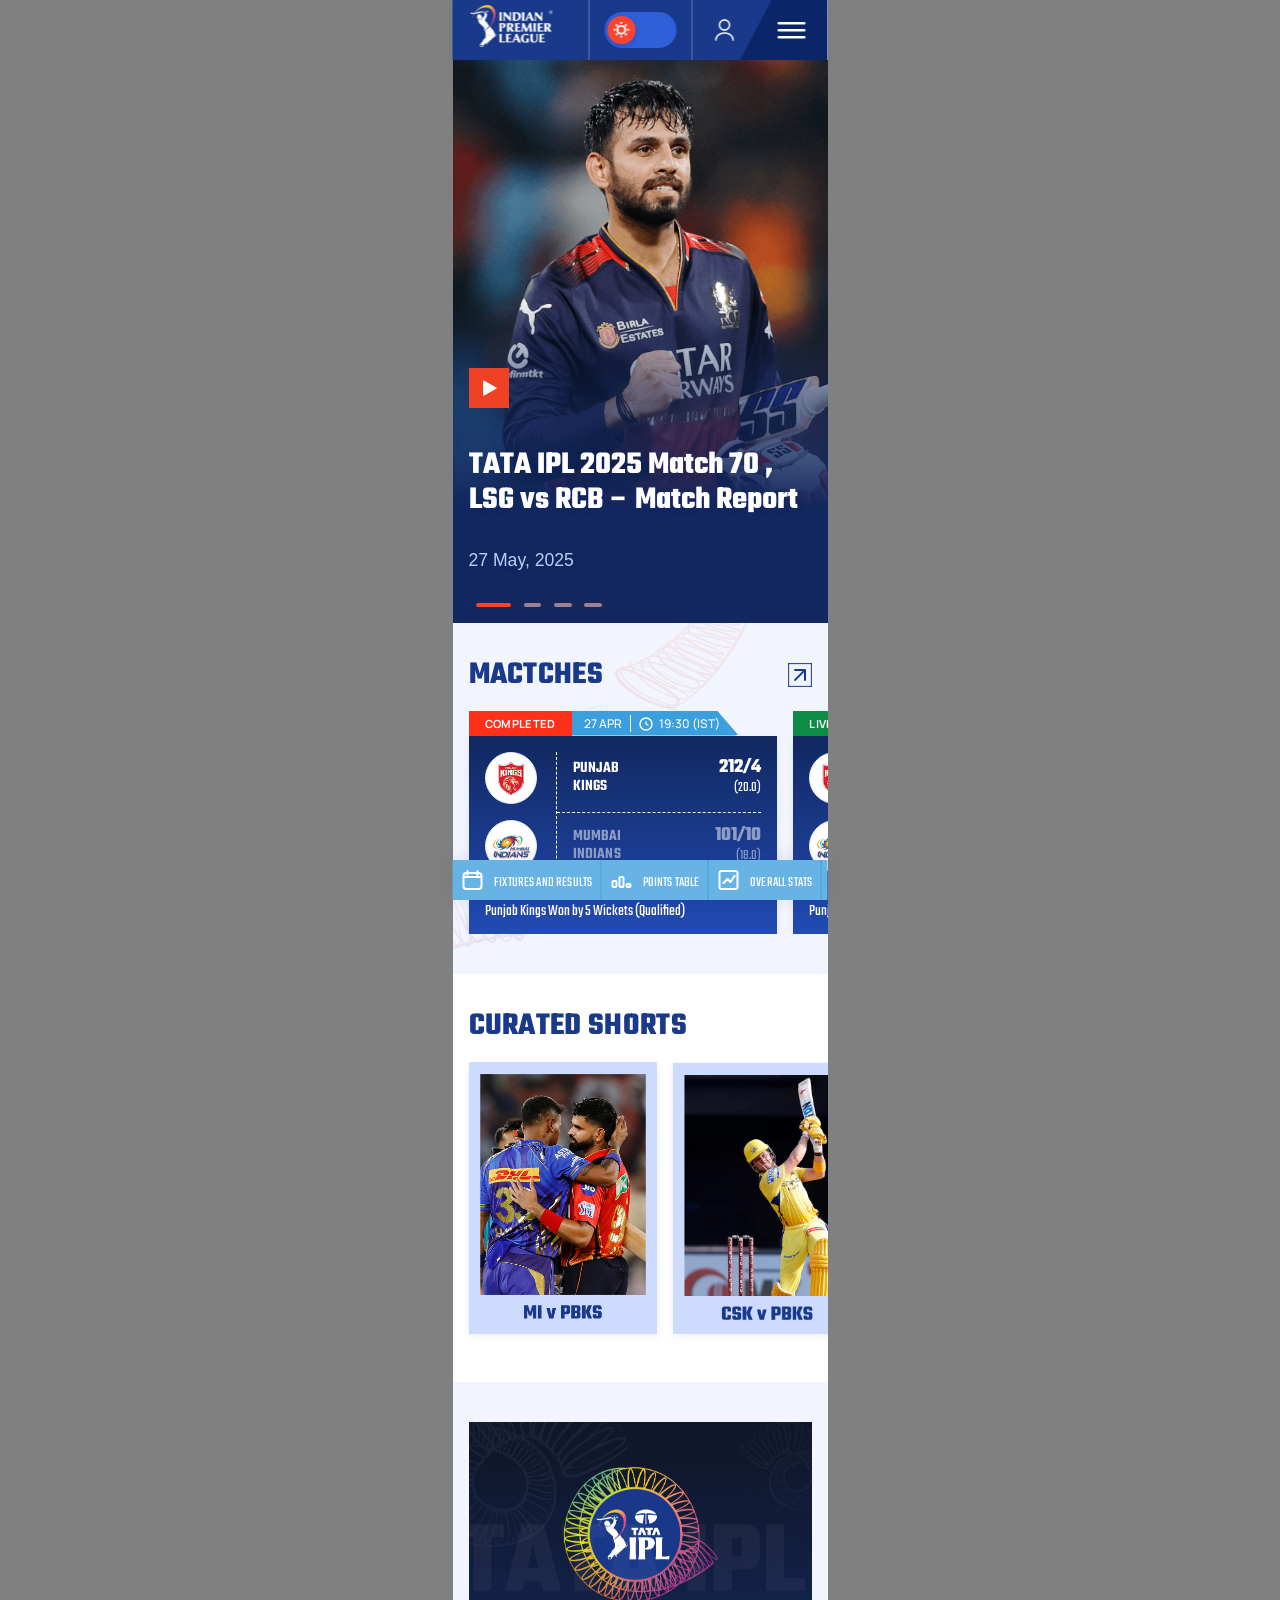
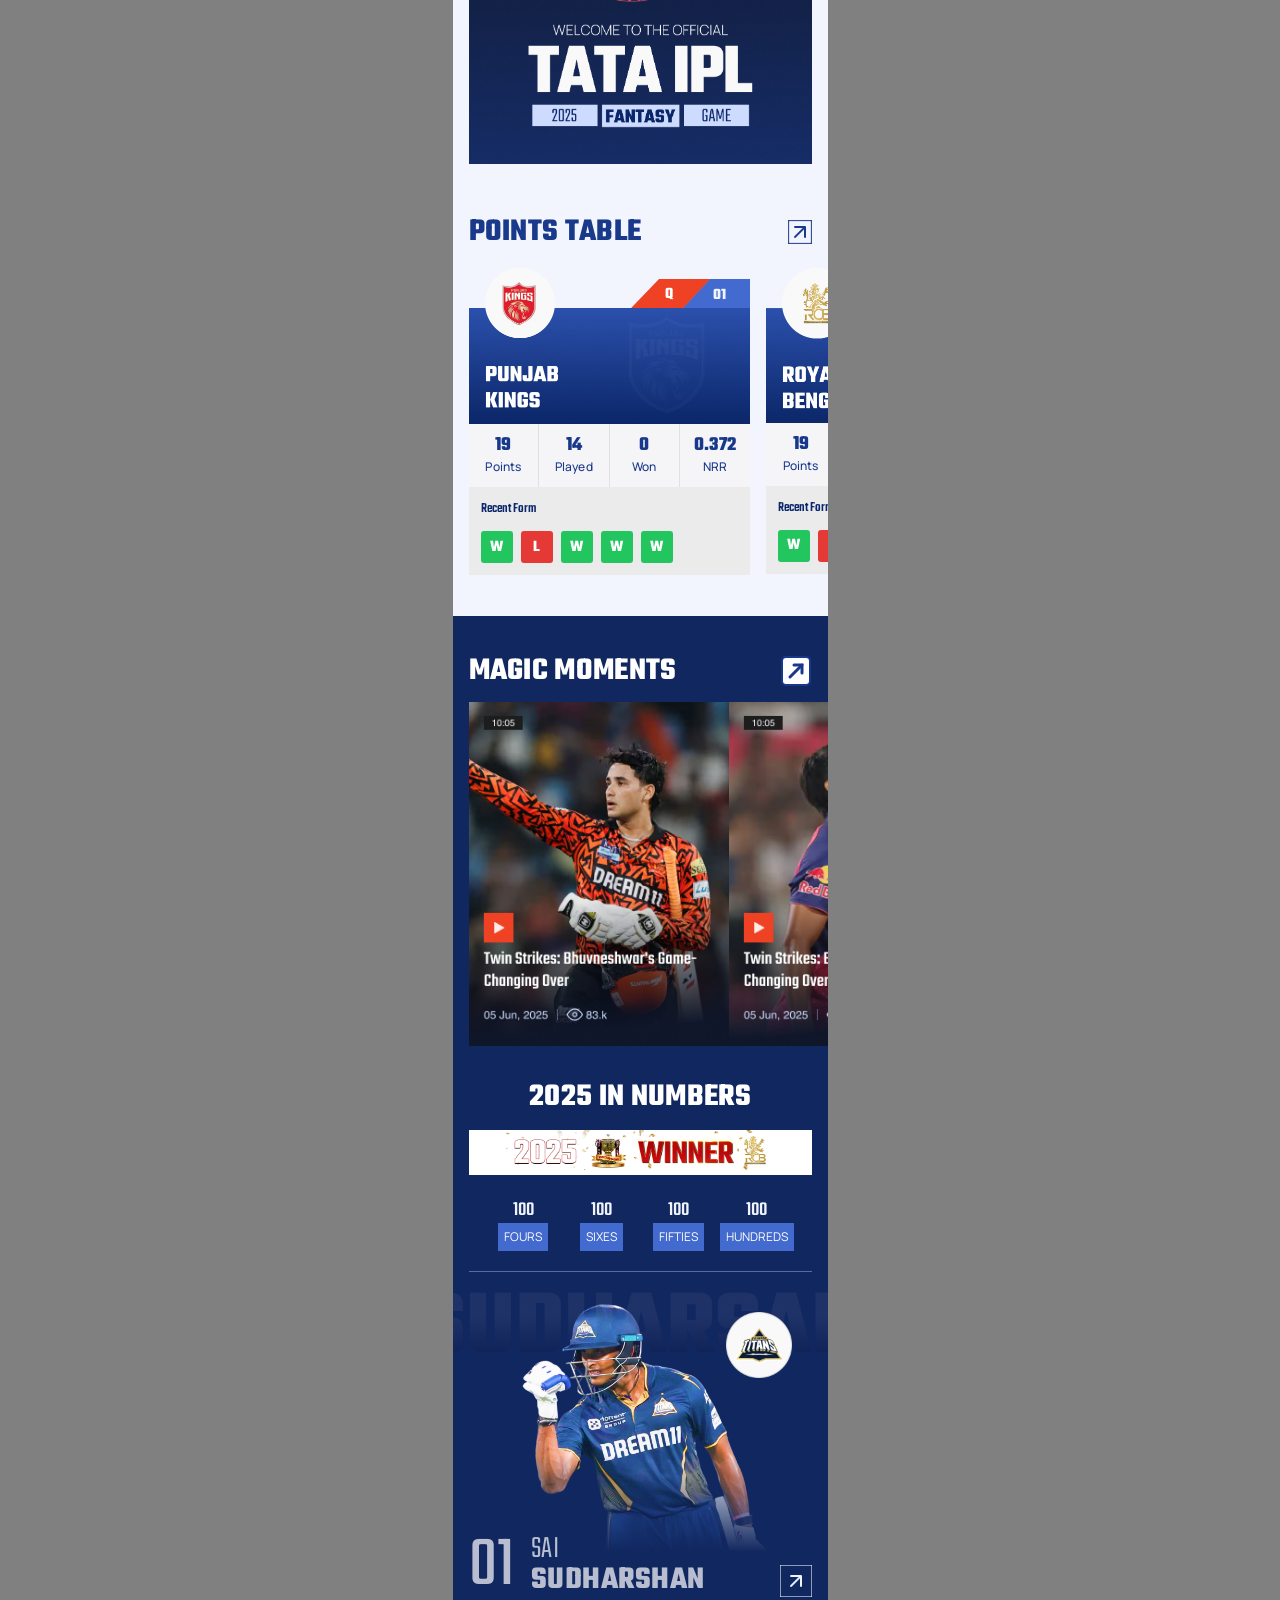
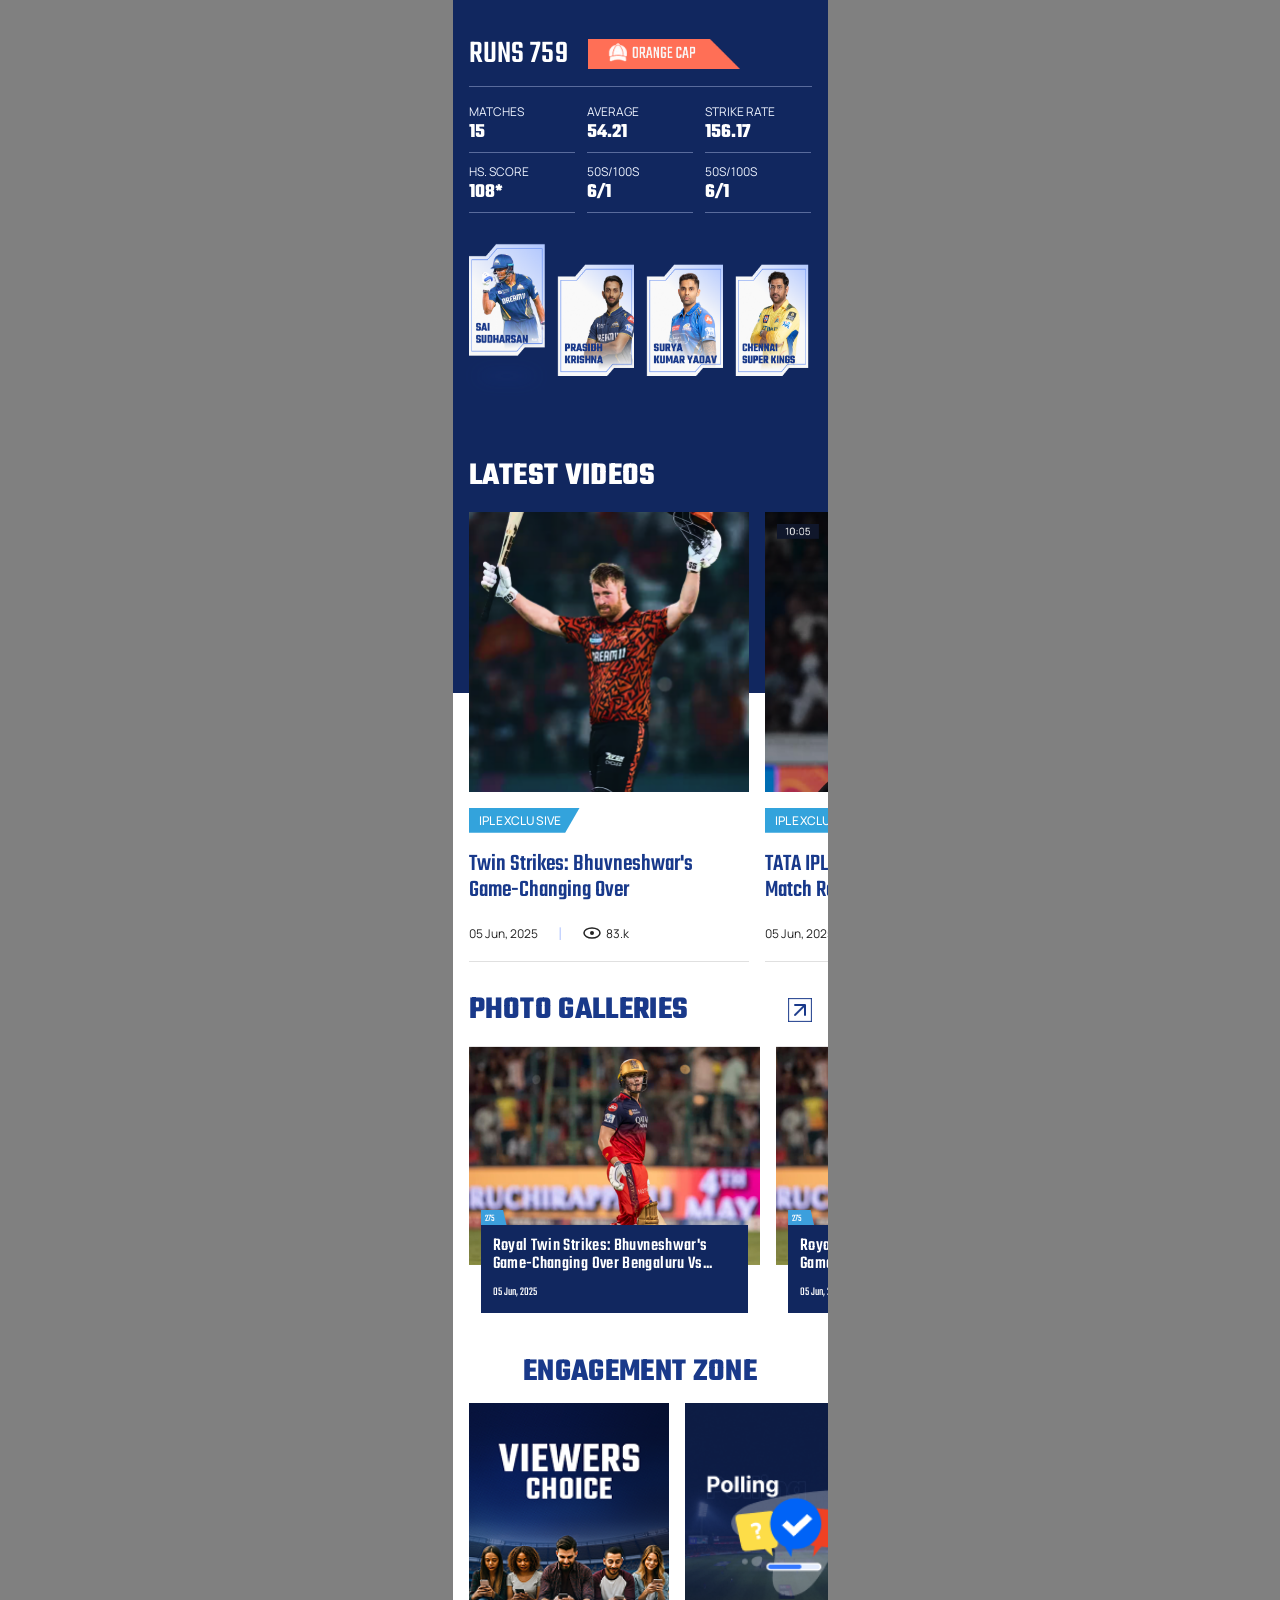
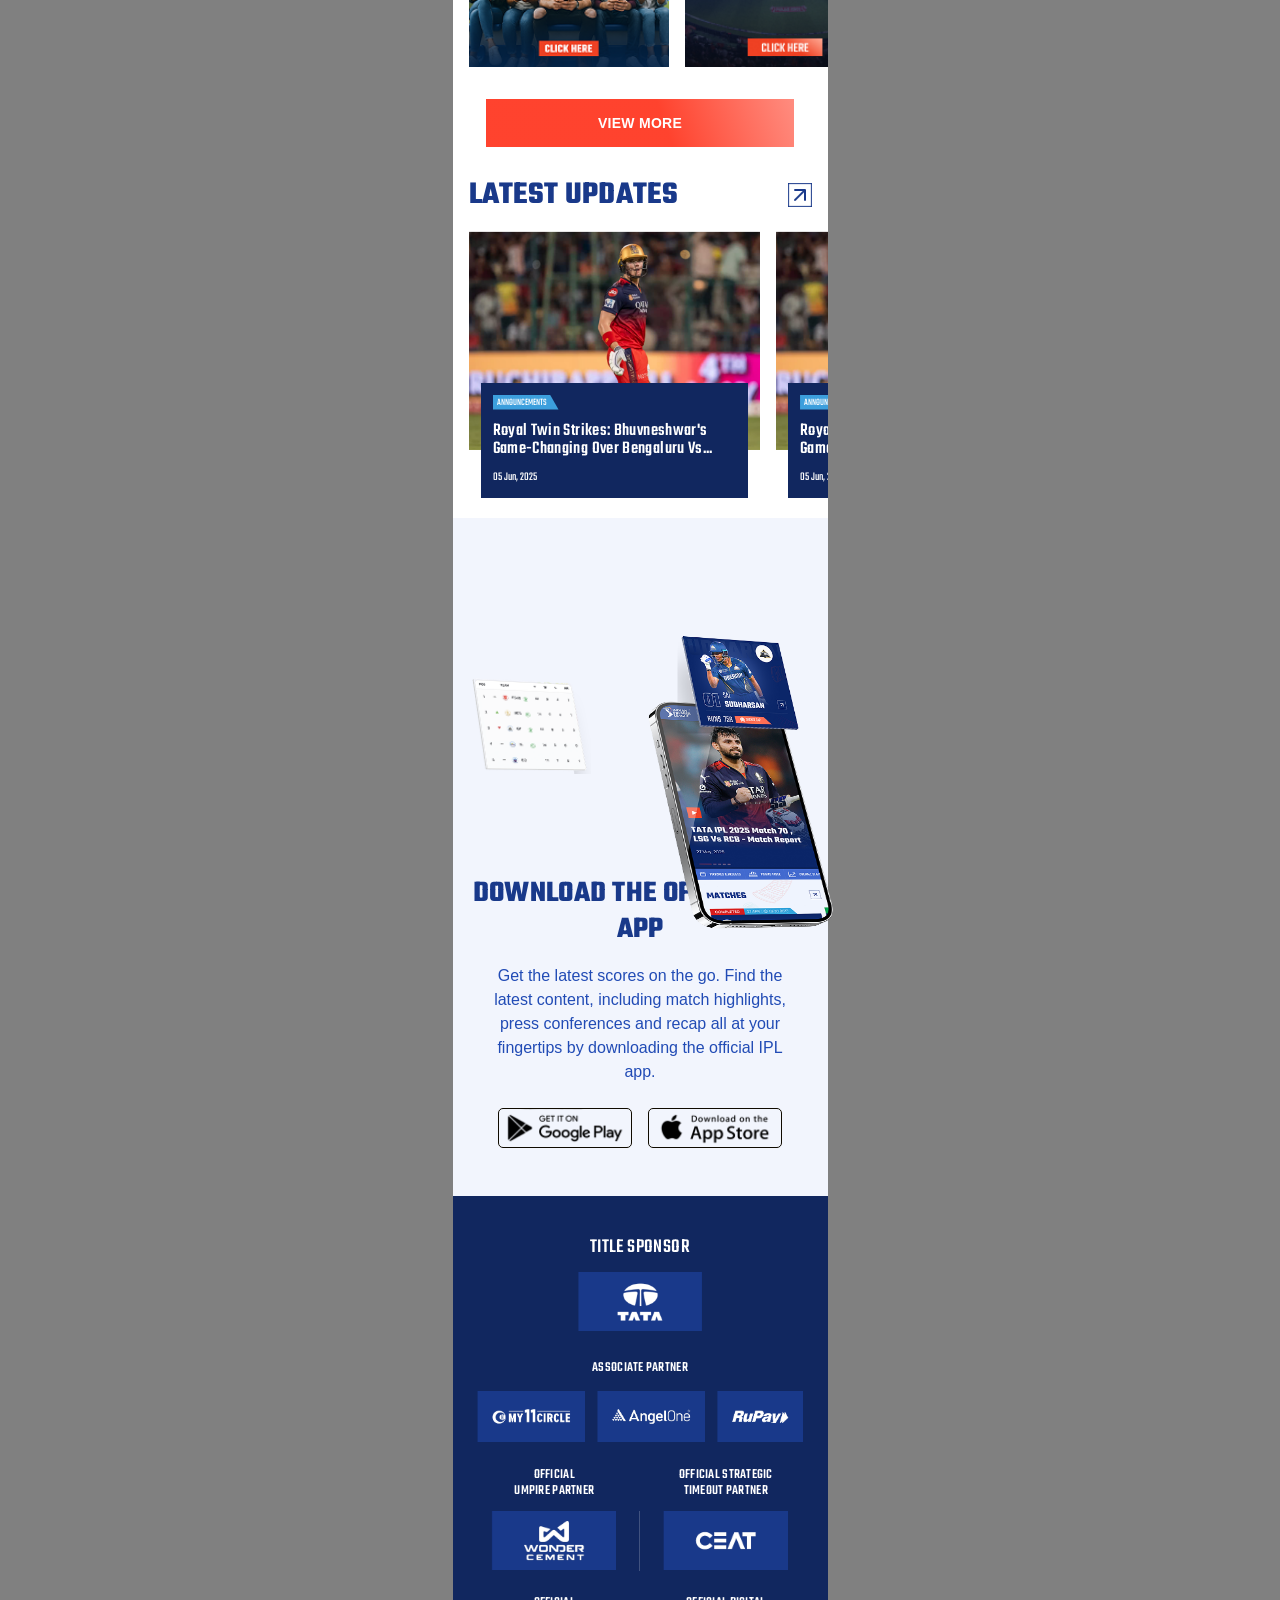
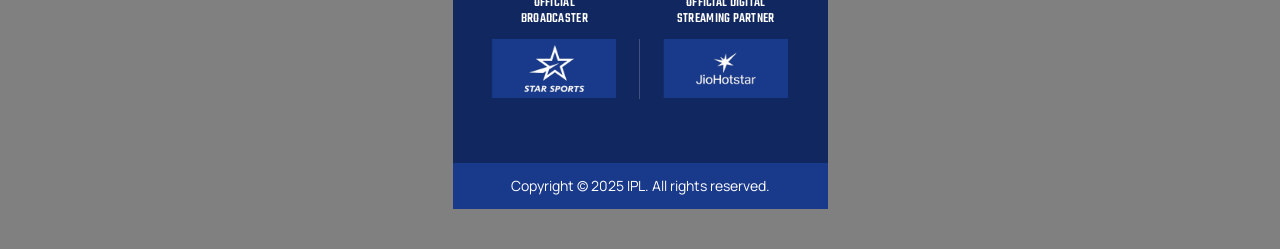
<file: ipl/index.html>
<!DOCTYPE html>
<html lang="en">

<head>
    <meta charset="UTF-8">
    <meta name="viewport" content="width=device-width, initial-scale=1.0, maximum-scale=1.0, user-scalable=no">
    <!-- <meta name="viewport" content="width=device-width, initial-scale=1.0"> -->
    <title>Indian Premier League</title>
    <link rel="icon" type="image/png" href="/ipl/assets/favicon/favicon-96x96.png?v=1.1" sizes="96x96" />
    <link rel="icon" type="image/svg+xml" href="/ipl/assets/favicon/favicon.svg?v=1.1" />
    <link rel="shortcut icon" href="/ipl/assets/favicon/favicon.ico?v=1.1" />
    <link rel="apple-touch-icon" sizes="180x180" href="/ipl/assets/favicon/apple-touch-icon.png?v=1.1" />
    <link rel="manifest" href="/ipl/assets/favicon/site.webmanifest?v=1.1" />
    <link rel="stylesheet" href="https://cdn.jsdelivr.net/npm/swiper@11/swiper-bundle.min.css" />

    <!-- <link rel="stylesheet" href="/assets/css/styles.css?v=1.5"> -->
    <link rel="stylesheet" href="/ipl/assets/css/styles.css?v=1.17">
</head>

<body class="">
    <div class="main">
        <!-- header -->
        <nav class="navbar">
            <!-- <div class="navbar__logo">
                <img src="/ipl/assets/images/ipl-n.png?v=1.1" alt="Indian Premier League Logo">
            </div> -->
            <div class="navbar__actions">
                <div class="navbar__logo">
                    <a href="/ipl/index.html" title="Indian Premier League">
                        <img src="/ipl/assets/images/ipl-n.png?v=1.1" alt="Indian Premier League Logo">
                    </a>
                </div>
                <div class="nav-actions-wrap">
                    <div class="nav-border">
                        <div class="navbar__switch" id="theme-toggle" tabindex="0" aria-label="Toggle light/dark mode">
                            <span class="toggle-knob">
                                <span class="icon-sun">
                                    <!-- Sun SVG -->
                                    <svg width="18" height="18" viewBox="0 0 18 18" fill="none"
                                        xmlns="http://www.w3.org/2000/svg">
                                        <circle cx="9" cy="9" r="4" stroke="white" stroke-width="2" fill="none" />
                                        <g stroke="white" stroke-width="2">
                                            <line x1="9" y1="1" x2="9" y2="3" />
                                            <line x1="9" y1="15" x2="9" y2="17" />
                                            <line x1="1" y1="9" x2="3" y2="9" />
                                            <line x1="15" y1="9" x2="17" y2="9" />
                                            <line x1="3.64" y1="3.64" x2="5.05" y2="5.05" />
                                            <line x1="12.95" y1="12.95" x2="14.36" y2="14.36" />
                                            <line x1="3.64" y1="14.36" x2="5.05" y2="12.95" />
                                            <line x1="12.95" y1="5.05" x2="14.36" y2="3.64" />
                                        </g>
                                    </svg>
                                </span>
                            </span>
                            <span class="toggle-knob toggle-knob-dark">
                                <span class="icon-moon">
                                    <!-- Moon SVG -->
                                    <svg width="18" height="18" viewBox="0 0 18 18" fill="none"
                                        xmlns="http://www.w3.org/2000/svg">
                                        <path d="M14.5 11.5A6 6 0 016.5 3.5a5 5 0 108 8z" stroke="white"
                                            stroke-width="2" fill="none" />
                                    </svg>
                                </span>
                            </span>

                            </span>
                        </div>
                    </div>
                    <div class="navbar__profile">
                        <a href="/ipl/login.html">
                            <!-- User profile SVG icon -->
                            <img src="/ipl/assets/images/user.png?v=1.1" alt="User Profile">
                        </a>
                    </div>
                </div>
                <button class="navbar__toggle" aria-label="Toggle menu" aria-expanded="false"
                    aria-controls="navbar-menu">
                    <span class="icon-hamburger">
                        <!-- Hamburger SVG -->
                        <svg width="28" height="28" viewBox="0 0 28 28" fill="none" xmlns="http://www.w3.org/2000/svg">
                            <rect y="6" width="28" height="2.5" rx="1.25" fill="white" />
                            <rect y="13" width="28" height="2.5" rx="1.25" fill="white" />
                            <rect y="20" width="28" height="2.5" rx="1.25" fill="white" />
                        </svg>
                    </span>
                    <span class="icon-close">
                        <!-- Close SVG -->
                        <svg width="28" height="28" viewBox="0 0 28 28" fill="none" xmlns="http://www.w3.org/2000/svg">
                            <line x1="6" y1="6" x2="22" y2="22" stroke="white" stroke-width="2.5"
                                stroke-linecap="round" />
                            <line x1="22" y1="6" x2="6" y2="22" stroke="white" stroke-width="2.5"
                                stroke-linecap="round" />
                        </svg>
                    </span>
                </button>
            </div>
            <div class="navbar__menu" id="navbar-menu">
                <div class="navbar__search">
                    <input type="text" placeholder="Search and press Enter" />
                    <span class="navbar__search-icon">
                        <!-- Search SVG -->
                        <svg width="20" height="20" fill="none" viewBox="0 0 20 20">
                            <circle cx="9" cy="9" r="7" stroke="#888" stroke-width="2" />
                            <line x1="14.5" y1="14.5" x2="19" y2="19" stroke="#888" stroke-width="2"
                                stroke-linecap="round" />
                        </svg>
                    </span>
                </div>
                <ul class="navbar__links">
                    <li class="active"><a href="#">HOME</a></li>
                    <li><a href="#">MATCHES</a></li>
                    <li><a href="#">POINTS TABLE</a></li>
                    <li class="has-submenu">
                        <div class="navbar__submenu-header">
                            <a href="#">TEAMS</a>
                            <span class="chevron">
                                <svg width="16" height="16" viewBox="0 0 16 16" fill="none">
                                    <polyline points="4,6 8,10 12,6" stroke="var(--chevron-stroke, #222)"
                                        stroke-width="2" fill="none" stroke-linecap="round" stroke-linejoin="round" />
                                </svg>
                            </span>
                        </div>
                        <div class="navbar__submenu">
                            <ul>
                                <li><a href="#">Mumbai Indians</a></li>
                                <li><a href="#">Chennai Super Kings</a></li>
                                <li><a href="#">Royal Challengers Bangalore</a></li>
                                <li><a href="#">Kolkata Knight Riders</a></li>
                                <li><a href="#">Delhi Capitals</a></li>
                            </ul>
                        </div>
                    </li>
                    <li><a href="#">FANTASY</a></li>
                    <li class="has-submenu">
                        <div class="navbar__submenu-header">
                            <a href="#">VIDEOS</a>
                            <span class="chevron">
                                <svg width="16" height="16" viewBox="0 0 16 16" fill="none">
                                    <polyline points="4,6 8,10 12,6" stroke="var(--chevron-stroke, #222)"
                                        stroke-width="2" fill="none" stroke-linecap="round" stroke-linejoin="round" />
                                </svg>
                            </span>
                        </div>
                        <div class="navbar__submenu">
                            <ul>
                                <li><a href="#">Match Highlights</a></li>
                                <li><a href="#">Player Interviews</a></li>
                                <li><a href="#">Behind the Scenes</a></li>
                                <li><a href="#">Best Moments</a></li>
                            </ul>
                        </div>
                    </li>
                    <li><a href="#">NEWS</a></li>
                    <li class="has-submenu">
                        <div class="navbar__submenu-header">
                            <a href="#">STATS</a>
                            <span class="chevron">
                                <svg width="16" height="16" viewBox="0 0 16 16" fill="none">
                                    <polyline points="4,6 8,10 12,6" stroke="var(--chevron-stroke, #222)"
                                        stroke-width="2" fill="none" stroke-linecap="round" stroke-linejoin="round" />
                                </svg>
                            </span>
                        </div>
                        <div class="navbar__submenu">
                            <ul>
                                <li><a href="#">Player Stats</a></li>
                                <li><a href="#">Team Stats</a></li>
                                <li><a href="#">Season Records</a></li>
                                <li><a href="#">All Time Records</a></li>
                            </ul>
                        </div>
                    </li>
                </ul>
                <div class="navbar__menu-footer">
                    <div class="bcci-tv-box">
                        <img src="/ipl/assets/images/bcci.svg" alt="BCCI TV" />
                        <!-- <span>BCCI.TV</span> -->
                        <span class="divider"></span>
                        <img src="/ipl/assets/images/wpl.svg" alt="WPL" />
                    </div>
                    <div class="navbar__footer-row">
                        <div class="navbar__socials">
                            <a href="#" aria-label="Facebook">
                                <!-- Facebook SVG -->
                                <svg width="20" height="20" viewBox="0 0 20 20" fill="none"
                                    xmlns="http://www.w3.org/2000/svg">
                                    <title>Facebook</title>
                                    <rect width="20" height="20" rx="4" fill="#3050A6" />
                                    <path
                                        d="M13.5 10.5H11.5V17H9V10.5H7.5V8.5H9V7.5C9 6.11929 10.1193 5 11.5 5H13V7H12C11.7239 7 11.5 7.22386 11.5 7.5V8.5H13L12.5 10.5Z"
                                        fill="white" />
                                </svg>
                            </a>
                            <a href="#" aria-label="Instagram">
                                <!-- Instagram SVG -->
                                <svg width="20" height="20" viewBox="0 0 20 20" fill="none"
                                    xmlns="http://www.w3.org/2000/svg">
                                    <title>Instagram</title>
                                    <rect width="20" height="20" rx="4" fill="#3050A6" />
                                    <rect x="5" y="5" width="10" height="10" rx="3" stroke="white" stroke-width="1.5" />
                                    <circle cx="10" cy="10" r="2.5" stroke="white" stroke-width="1.5" />
                                    <circle cx="13.5" cy="6.5" r="0.7" fill="white" />
                                </svg>
                            </a>
                            <a href="#" aria-label="Twitter">
                                <!-- Twitter/X SVG -->
                                <svg width="20" height="20" viewBox="0 0 20 20" fill="none"
                                    xmlns="http://www.w3.org/2000/svg">
                                    <title>X (Twitter)</title>
                                    <rect width="20" height="20" rx="4" fill="#3050A6" />
                                    <path d="M6 6L14 14M14 6L6 14" stroke="white" stroke-width="1.5"
                                        stroke-linecap="round" />
                                </svg>
                            </a>
                        </div>
                        <div class="navbar__footer-actions">
                            <button>FAN POLL</button>
                            <button>VIEWERS CHOICE</button>
                        </div>
                    </div>
                </div>
            </div>
        </nav>
        <!-- Desktop Navbar (hidden on mobile) -->
        <nav class="navbar__desktop">
            <div class="navbar__desktop-top">
                <div class="navbar__desktop-bcci">
                    <img src="/ipl/assets/images/bcci.svg" alt="BCCI TV" />
                    BCCI TV
                    <span class="navbar__desktop-wpl">
                        <img src="/ipl/assets/images/wpl.svg" alt="WPL" />
                    </span>
                </div>
                <div class="navbar__desktop-meta">
                    <div class="navbar__desktop-socials">
                        <a href="#" aria-label="Facebook">
                            <!-- Facebook SVG -->
                            <svg width="20" height="20" viewBox="0 0 20 20" fill="none"
                                xmlns="http://www.w3.org/2000/svg">
                                <title>Facebook</title>
                                <rect width="20" height="20" rx="4" fill="#3050A6" />
                                <path
                                    d="M13.5 10.5H11.5V17H9V10.5H7.5V8.5H9V7.5C9 6.11929 10.1193 5 11.5 5H13V7H12C11.7239 7 11.5 7.22386 11.5 7.5V8.5H13L12.5 10.5Z"
                                    fill="white" />
                            </svg>
                        </a>
                        <a href="#" aria-label="Instagram">
                            <!-- Instagram SVG -->
                            <svg width="20" height="20" viewBox="0 0 20 20" fill="none"
                                xmlns="http://www.w3.org/2000/svg">
                                <title>Instagram</title>
                                <rect width="20" height="20" rx="4" fill="#3050A6" />
                                <rect x="5" y="5" width="10" height="10" rx="3" stroke="white" stroke-width="1.5" />
                                <circle cx="10" cy="10" r="2.5" stroke="white" stroke-width="1.5" />
                                <circle cx="13.5" cy="6.5" r="0.7" fill="white" />
                            </svg>
                        </a>
                        <a href="#" aria-label="Twitter">
                            <!-- Twitter/X SVG -->
                            <svg width="20" height="20" viewBox="0 0 20 20" fill="none"
                                xmlns="http://www.w3.org/2000/svg">
                                <title>X (Twitter)</title>
                                <rect width="20" height="20" rx="4" fill="#3050A6" />
                                <path d="M6 6L14 14M14 6L6 14" stroke="white" stroke-width="1.5"
                                    stroke-linecap="round" />
                            </svg>
                        </a>
                    </div>
                    <a href="#" class="navbar__desktop-tickets">GET TICKETS</a>
                    <div class="navbar__switch" id="theme-toggle-desktop" tabindex="0"
                        aria-label="Toggle light/dark mode">
                        <!-- Sun/Moon SVGs as before -->
                    </div>
                    <div class="navbar__profile">
                        <!-- User SVG as before -->
                    </div>
                </div>
            </div>
            <div class="navbar__desktop-bottom">
                <ul class="navbar__desktop-links">
                    <li><a href="#">MATCHES</a></li>
                    <li><a href="#">POINTS TABLE</a></li>
                    <li><a href="#">TEAMS</a></li>
                    <li><a href="#">FANTASY</a></li>
                </ul>
                <div class="navbar__desktop-actions">
                    <button>FAN POLL</button>
                    <button>VIEWERS CHOICE</button>
                    <button class="navbar__desktop-hamburger" id="desktop-hamburger" aria-label="Open mobile menu">
                        <!-- Hamburger SVG as before -->
                    </button>
                    <div class="navbar__desktop-search">
                        <input type="text" placeholder="Search and press Enter" />
                        <span class="navbar__search-icon">
                            <!-- Search SVG as before -->
                        </span>
                    </div>
                </div>
            </div>
        </nav>
        <!-- showcase section start -->
        <div class="swiper match-report-swiper">
            <div class="swiper-wrapper">
                <!-- Slide 1 -->
                <div class="swiper-slide">
                    <div class="match-card">
                        <img src="/ipl/assets/images/showcase-1.png?v=1.2" alt="Match" class="match-card__img" />
                        <div class="match-card__overlay">
                            <div class="match-card__content">
                                <img src="/ipl/assets/images/play-showcase.png?v=1.1" alt="Match" class="play-logo" />
                                <h2 class="match-card__title">TATA IPL 2025 Match 70 , LSG vs RCB – Match Report</h2>
                                <div class="match-card__date">27 May, 2025</div>
                            </div>
                        </div>
                    </div>
                </div>
                <div class="swiper-slide">
                    <div class="match-card">
                        <img src="/ipl/assets/images/showcase-2.png?v=1.2" alt="Match" class="match-card__img" />
                        <div class="match-card__overlay">
                            <div class="match-card__content">
                                <img src="/ipl/assets/images/play-showcase.png?v=1.1" alt="Match" class="play-logo" />
                                <h2 class="match-card__title">TATA IPL 2025 Match 70 , LSG vs RCB – Match Report</h2>
                                <div class="match-card__date">27 May, 2025</div>
                            </div>
                        </div>
                    </div>
                </div>
                <div class="swiper-slide">
                    <div class="match-card">
                        <img src="/ipl/assets/images/showcase-3.png?v=1.2" alt="Match" class="match-card__img" />
                        <div class="match-card__overlay">
                            <div class="match-card__content">
                                <img src="/ipl/assets/images/play-showcase.png?v=1.1" alt="Match" class="play-logo" />
                                <h2 class="match-card__title">TATA IPL 2025 Match 70 , LSG vs RCB – Match Report</h2>
                                <div class="match-card__date">27 May, 2025</div>
                            </div>
                        </div>
                    </div>
                </div>
                <div class="swiper-slide">
                    <div class="match-card">
                        <img src="/ipl/assets/images/showcase-2.png?v=1.1" alt="Match" class="match-card__img" />
                        <div class="match-card__overlay">
                            <div class="match-card__content">
                                <img src="/ipl/assets/images/play-showcase.png?v=1.1" alt="Match" class="play-logo" />
                                <h2 class="match-card__title">TATA IPL 2025 Match 70 , LSG vs RCB – Match Report</h2>
                                <div class="match-card__date">27 May, 2025</div>
                            </div>
                        </div>
                    </div>
                </div>
            </div>
            <div class="swiper-pagination"></div>
        </div>
        <!-- Match Card Section Start -->
        <section class="match-card-section" id="fixtures">
            <div class="announcement-header">
                <h2 class="announcement-title">mactches</h2>
                <a href="#" class="announcement-link">
                    <img src="/ipl/assets/images/up-right.png?v=1.3" alt="Arrow Right"
                        class="arrow-icon arrow-icon-light" />
                    <img src="/ipl/assets/images/up-right-w.png?v=1.3" alt="Arrow Right"
                        class="arrow-icon arrow-icon-dark" />
                </a>
            </div>
            <div class="match-card-list">
                <div class="match-card-box">
                    <div class="match-card-box__header">
                        <span class="match-card-box__status match-card-box__status--completed">COMPLETED</span>
                        <div class="match-status">
                            <span class="match-card-box__date">27 APR</span>
                            <span class="match-card-box__time">
                                <svg class="match-card-box__clock" width="14" height="14" viewBox="0 0 14 14"
                                    fill="none" xmlns="http://www.w3.org/2000/svg"
                                    style="vertical-align:middle;margin-right:0.2rem;">
                                    <circle cx="7" cy="7" r="6" stroke="#fff" stroke-width="1.5" fill="none" />
                                    <path d="M7 4.5V7L9 8" stroke="#fff" stroke-width="1.2" stroke-linecap="round" />
                                </svg>
                                19:30 (IST)
                            </span>
                        </div>
                    </div>
                    <div class="match-card-box__body">
                        <div class="match-card-box__team match-card-box__team--top">
                            <img src="/ipl/assets/images/team/pbks.png?v=1.1" alt="Punjab Kings"
                                class="match-card-box__team-logo" />
                            <img src="/ipl/assets/images/team/mi.png?v=1.1" alt="Mumbai Indians"
                                class="match-card-box__team-logo" />
                        </div>
                        <div class="match-card-box__team match-card-box__team--bottom">
                            <div class="match-card-box__score-wrapper">
                                <span class="match-card-box__team-name">PUNJAB <span>KINGS</span></span>
                                <span class="match-card-box__score">212/4 <span
                                        class="match-card-box__overs">(20.0)</span></span>
                            </div>
                            <div class="match-card-box__score-wrapper winner">
                                <span class="match-card-box__team-name">MUMBAI <span>INDIANS</span></span>
                                <span class="match-card-box__score">101/10 <span
                                        class="match-card-box__overs">(18.0)</span></span>
                            </div>
                        </div>
                    </div>
                    <div class="match-card-box__footer">
                        Punjab Kings Won by 5 Wickets (Qualified)
                    </div>
                </div>
                <div class="match-card-box">
                    <div class="match-card-box__header">
                        <span class="match-card-box__status match-card-box__status--live">LIVE</span>
                        <div class="match-status">
                            <span class="match-card-box__date">27 APR</span>
                            <span class="match-card-box__time">
                                <svg class="match-card-box__clock" width="14" height="14" viewBox="0 0 14 14"
                                    fill="none" xmlns="http://www.w3.org/2000/svg"
                                    style="vertical-align:middle;margin-right:0.2rem;">
                                    <circle cx="7" cy="7" r="6" stroke="#fff" stroke-width="1.5" fill="none" />
                                    <path d="M7 4.5V7L9 8" stroke="#fff" stroke-width="1.2" stroke-linecap="round" />
                                </svg>
                                19:30 (IST)
                            </span>
                        </div>
                    </div>
                    <div class="match-card-box__body">
                        <div class="match-card-box__team match-card-box__team--top">
                            <img src="/ipl/assets/images/team/pbks.png?v=1.1" alt="Punjab Kings"
                                class="match-card-box__team-logo" />
                            <img src="/ipl/assets/images/team/mi.png?v=1.1" alt="Mumbai Indians"
                                class="match-card-box__team-logo" />
                        </div>
                        <div class="match-card-box__team match-card-box__team--bottom">
                            <div class="match-card-box__score-wrapper">
                                <span class="match-card-box__team-name">PUNJAB <span>KINGS</span></span>
                                <span class="match-card-box__score">212/4 <span
                                        class="match-card-box__overs">(20.0)</span></span>
                            </div>
                            <div class="match-card-box__score-wrapper winner">
                                <span class="match-card-box__team-name">MUMBAI <span>INDIANS</span></span>
                                <span class="match-card-box__score">101/10 <span
                                        class="match-card-box__overs">(18.0)</span></span>
                            </div>
                        </div>
                    </div>
                    <div class="match-card-box__footer">
                        Punjab Kings Won by 5 Wickets (Qualified)
                    </div>
                </div>
                <div class="match-card-box">
                    <div class="match-card-box__header">
                        <span class="match-card-box__status match-card-box__status--upcoming">UPCOMING</span>
                        <div class="match-status">
                            <span class="match-card-box__date">27 APR</span>
                            <span class="match-card-box__time">
                                <svg class="match-card-box__clock" width="14" height="14" viewBox="0 0 14 14"
                                    fill="none" xmlns="http://www.w3.org/2000/svg"
                                    style="vertical-align:middle;margin-right:0.2rem;">
                                    <circle cx="7" cy="7" r="6" stroke="#fff" stroke-width="1.5" fill="none" />
                                    <path d="M7 4.5V7L9 8" stroke="#fff" stroke-width="1.2" stroke-linecap="round" />
                                </svg>
                                19:30 (IST)
                            </span>
                        </div>
                    </div>
                    <div class="match-card-box__body">
                        <div class="match-card-box__team match-card-box__team--top">
                            <img src="/ipl/assets/images/team/pbks.png?v=1.1" alt="Punjab Kings"
                                class="match-card-box__team-logo" />
                            <img src="/ipl/assets/images/team/mi.png?v=1.1" alt="Mumbai Indians"
                                class="match-card-box__team-logo" />
                        </div>
                        <div class="match-card-box__team match-card-box__team--bottom">
                            <div class="match-card-box__score-wrapper">
                                <span class="match-card-box__team-name">PUNJAB <span>KINGS</span></span>
                            </div>
                            <div class="match-card-box__score-wrapper">
                                <span class="match-card-box__team-name">MUMBAI <span>INDIANS</span></span>
                            </div>
                        </div>
                    </div>
                    <div class="match-card-box__footer">
                        Narendra Modi Stadium
                        <a class="buy-tickets">BUY TICKETS</a>
                    </div>
                </div>
            </div>
        </section>
        <!-- Match Card Section End -->
        <!-- shorts section start -->
        <section class="shorts-section" id="short-videos">
            <div class="announcement-header">
                <h2 class="announcement-title">curated shorts</h2>
            </div>
            <div class="shorts-list">
                <div class="shorts-item">
                    <img src="/ipl/assets/images/shorts/1.png?v=1.1" alt="MI v PBKS" />
                </div>
                <div class="shorts-item">
                    <img src="/ipl/assets/images/shorts/2.png?v=1.1" alt="MI v DC" />
                </div>
                <div class="shorts-item">
                    <img src="/ipl/assets/images/shorts/3.png?v=1.1" alt="MI v SRH" />
                </div>
                <div class="shorts-item">
                    <img src="/ipl/assets/images/shorts/4.png?v=1.1" alt="MI v RCB" />
                </div>
                <div class="shorts-item">
                    <img src="/ipl/assets/images/shorts/5.png?v=1.1" alt="MI v RR" />
                </div>
                <div class="shorts-item">
                    <img src="/ipl/assets/images/shorts/6.png?v=1.1" alt="MI v RR" />
                </div>
                <!-- Add more shorts-item blocks as needed -->
            </div>
        </section>
        <!-- shorts section end -->
        <!-- IPL Banner Start -->
        <section class="ipl-banner">
            <img src="/ipl/assets/images/tata-ipl-banner.png?v=1.1" alt="TATA IPL 2025 Banner"
                class="ipl-banner__img" />
        </section>
        <!-- IPL Banner End -->
        <!-- point table section start -->
        <section class="videos-section point-table-section" id="points-table">
            <div class="announcement-header">
                <h2 class="announcement-title">points table</h2>
                <a href="#" class="announcement-link">
                    <img src="/ipl/assets/images/up-right.png?v=1.3" alt="Arrow Right"
                        class="arrow-icon arrow-icon-light" />
                    <img src="/ipl/assets/images/up-right-w.png?v=1.3" alt="Arrow Right"
                        class="arrow-icon arrow-icon-dark" />
                </a>
            </div>
            <div class="videos-list">
                <div class="video-item">
                    <div class="video-thumb">
                        <img src="/ipl/assets/images/points/point-table-1.png?v=1.1"
                            alt="Mumbai Indians Sign Raghu Sharma" />
                    </div>
                    <div class="stats-row">
                        <div class="stats-cell">
                            <div class="stats-value">19</div>
                            <div class="stats-label">Points</div>
                        </div>
                        <div class="stats-cell">
                            <div class="stats-value">14</div>
                            <div class="stats-label">Played</div>
                        </div>
                        <div class="stats-cell">
                            <div class="stats-value">0</div>
                            <div class="stats-label">Won</div>
                        </div>
                        <div class="stats-cell">
                            <div class="stats-value">0.372</div>
                            <div class="stats-label">NRR</div>
                        </div>
                    </div>
                    <div class="recent-form-row">
                        <div class="recent-form-label">Recent Form</div>
                        <div class="recent-form-list">
                            <span class="recent-form-box win">W</span>
                            <span class="recent-form-box loss">L</span>
                            <span class="recent-form-box win">W</span>
                            <span class="recent-form-box win">W</span>
                            <span class="recent-form-box win">W</span>
                        </div>
                    </div>
                </div>
                <div class="video-item">
                    <div class="video-thumb">
                        <img src="/ipl/assets/images/points/point-table-2.png?v=1.1"
                            alt="Mumbai Indians Sign Raghu Sharma" />
                    </div>
                    <div class="stats-row">
                        <div class="stats-cell">
                            <div class="stats-value">19</div>
                            <div class="stats-label">Points</div>
                        </div>
                        <div class="stats-cell">
                            <div class="stats-value">14</div>
                            <div class="stats-label">Played</div>
                        </div>
                        <div class="stats-cell">
                            <div class="stats-value">0</div>
                            <div class="stats-label">Won</div>
                        </div>
                        <div class="stats-cell">
                            <div class="stats-value">0.372</div>
                            <div class="stats-label">NRR</div>
                        </div>
                    </div>
                    <div class="recent-form-row">
                        <div class="recent-form-label">Recent Form</div>
                        <div class="recent-form-list">
                            <span class="recent-form-box win">W</span>
                            <span class="recent-form-box loss">L</span>
                            <span class="recent-form-box win">W</span>
                            <span class="recent-form-box win">W</span>
                            <span class="recent-form-box win">W</span>
                        </div>
                    </div>
                </div>
                <div class="video-item">
                    <div class="video-thumb">
                        <img src="/ipl/assets/images/points/point-table-3.png?v=1.1"
                            alt="Mumbai Indians Sign Raghu Sharma" />
                    </div>
                    <div class="stats-row">
                        <div class="stats-cell">
                            <div class="stats-value">19</div>
                            <div class="stats-label">Points</div>
                        </div>
                        <div class="stats-cell">
                            <div class="stats-value">14</div>
                            <div class="stats-label">Played</div>
                        </div>
                        <div class="stats-cell">
                            <div class="stats-value">0</div>
                            <div class="stats-label">Won</div>
                        </div>
                        <div class="stats-cell">
                            <div class="stats-value">0.372</div>
                            <div class="stats-label">NRR</div>
                        </div>
                    </div>
                    <div class="recent-form-row">
                        <div class="recent-form-label">Recent Form</div>
                        <div class="recent-form-list">
                            <span class="recent-form-box win">W</span>
                            <span class="recent-form-box loss">L</span>
                            <span class="recent-form-box win">W</span>
                            <span class="recent-form-box win">W</span>
                            <span class="recent-form-box win">W</span>
                        </div>
                    </div>
                </div>
                <div class="video-item">
                    <div class="video-thumb">
                        <img src="/ipl/assets/images/points/point-table-4.png?v=1.1"
                            alt="Mumbai Indians Sign Raghu Sharma" />
                    </div>
                    <div class="stats-row">
                        <div class="stats-cell">
                            <div class="stats-value">19</div>
                            <div class="stats-label">Points</div>
                        </div>
                        <div class="stats-cell">
                            <div class="stats-value">14</div>
                            <div class="stats-label">Played</div>
                        </div>
                        <div class="stats-cell">
                            <div class="stats-value">0</div>
                            <div class="stats-label">Won</div>
                        </div>
                        <div class="stats-cell">
                            <div class="stats-value">0.372</div>
                            <div class="stats-label">NRR</div>
                        </div>
                    </div>
                    <div class="recent-form-row">
                        <div class="recent-form-label">Recent Form</div>
                        <div class="recent-form-list">
                            <span class="recent-form-box win">W</span>
                            <span class="recent-form-box loss">L</span>
                            <span class="recent-form-box win">W</span>
                            <span class="recent-form-box win">W</span>
                            <span class="recent-form-box win">W</span>
                        </div>
                    </div>

                </div>
            </div>
        </section>
        <!-- point table section end -->
        <section class="moments-section magic-moments-section">
            <div class="moments-section__header">
                <h2 class="moments-section__title">Magic MOMENTS</h2>
                <span class="moments-section__arrow">
                    <svg width="32" height="32" viewBox="0 0 32 32" fill="none">
                        <rect x="2" y="2" width="28" height="28" rx="4" fill="white" stroke="#18398b"
                            stroke-width="2" />
                        <path d="M10 22L22 10" stroke="#18398b" stroke-width="3" stroke-linecap="round" />
                        <path d="M14 10H22V18" stroke="#18398b" stroke-width="3" stroke-linecap="round" />
                    </svg>
                </span>
            </div>
            <div class="moments-list">
                <div class="moment-item">
                    <img src="/ipl/assets/images/moments/magic-moments-1.png?v=1.1" alt="Magic Moments 1" />
                </div>
                <div class="moment-item">
                    <img src="/ipl/assets/images/moments/magic-moments-2.png?v=1.1" alt="Magic Moments 2" />
                </div>
                <div class="moment-item">
                    <img src="/ipl/assets/images/moments/magic-moments-3.png?v=1.1" alt="Magic Moments 3" />
                </div>
                <div class="moment-item">
                    <img src="/ipl/assets/images/moments/magic-moments-4.png?v=1.1" alt="Magic Moments 4" />
                </div>
                <div class="moment-item">
                    <img src="/ipl/assets/images/moments/magic-moments-5.png?v=1.1" alt="Magic Moments 5" />
                </div>
            </div>
            <div class="stats-section" id="magic-moments">
                <div class="stats-header">
                    <h2 class="stats-title">2025 In Numbers</h2>
                    <div class="stats-header-img">
                        <img src="/ipl/assets/images/stat-header.png?v=1.1" alt="Stats Header Image" />
                    </div>
                </div>
                <div class="stats-top">
                    <div class="run-list">
                        <div class="run-item">
                            <span class="value">100</span>
                            <span class="label">fours</span>
                        </div>
                        <div class="run-item">
                            <span class="value">100</span>
                            <span class="label">sixes</span>
                        </div>
                        <div class="run-item">
                            <span class="value">100</span>
                            <span class="label">fifties</span>
                        </div>
                        <div class="run-item">
                            <span class="value">100</span>
                            <span class="label">hundreds</span>
                        </div>
                    </div>
                    <div class="stats-data">
                        <div class="stats-data-sai">
                            <img src="/ipl/assets/images/sai.png?v=1.1" alt="Stats Image" />
                        </div>
                        <div class="stats-data-image">
                            <img src="/ipl/assets/images/player-1.png?v=1.1" alt="Stats Image" />
                        </div>
                        <div class="stats-data-team">
                            <img src="/ipl/assets/images/gt.png?v=1.1" alt="Stats Image" />
                        </div>
                        <div class="stats-data-player">
                            <span class="number">01</span>
                            <div class="stats-data-player-info">
                                <span class="name">sai</span>
                                <span class="role">sudharshan</span>
                            </div>
                            <div class="stats-data-im">
                                <img src="/ipl/assets/images/up-right-w.png?v=1.3" alt="Stats Image" />
                            </div>
                        </div>
                    </div>
                    <div class="stats-orange">
                        <span class="text">runs 759</span>
                        <img src="/ipl/assets/images/orange.png?v=1.1" alt="Orange Background" />
                    </div>
                    <div class="stats-data-list">
                        <div class="stat-list-item">
                            <div class="stat-list-item-wrap">
                                <span class="label">matches</span>
                                <span class="value">15</span>
                            </div>
                            <div class="stat-list-item-wrap">
                                <span class="label">Hs. Score</span>
                                <span class="value">108*</span>
                            </div>
                        </div>
                        <div class="stat-list-item">
                            <div class="stat-list-item-wrap">
                                <span class="label">Average</span>
                                <span class="value">54.21</span>
                            </div>
                            <div class="stat-list-item-wrap">
                                <span class="label">50s/100s</span>
                                <span class="value">6/1</span>
                            </div>
                        </div>
                        <div class="stat-list-item">
                            <div class="stat-list-item-wrap">
                                <span class="label">Strike Rate</span>
                                <span class="value">156.17</span>
                            </div>
                            <div class="stat-list-item-wrap">
                                <span class="label">50s/100s</span>
                                <span class="value">6/1</span>
                            </div>
                        </div>
                    </div>
                </div>
                <div class="stats-bottom">
                    <div class="stats-bottom-list">
                        <div class="stats-image">
                            <img src="/ipl/assets/images/stats/1.png?v=1.1" alt="Stats Image" />
                        </div>
                        <div class="stats-image">
                            <img src="/ipl/assets/images/stats/2.png?v=1.1" alt="Stats Image" />
                        </div>
                        <div class="stats-image">
                            <img src="/ipl/assets/images/stats/3.png?v=1.1" alt="Stats Image" />
                        </div>
                        <div class="stats-image">
                            <img src="/ipl/assets/images/stats/4.png?v=1.1" alt="Stats Image" />
                        </div>
                    </div>
                </div>
            </div>
        </section>
        <section class="videos-section latest-videos-section">
            <div class="announcement-header">
                <h2 class="announcement-title">latest videos</h2>
                <a href="#" class="announcement-link">
                    <img src="/ipl/assets/images/up-right-w.png?v=1.4" alt="Arrow Right"
                        class="arrow-icon arrow-icon-dark" />
                    <img src="/ipl/assets/images/up-right-w.png?v=1.4" alt="Arrow Right"
                        class="arrow-icon arrow-icon-dark" />
                </a>
            </div>
            <div class="videos-list">
                <div class="video-item">
                    <div class="video-thumb">
                        <img src="/ipl/assets/images/videos/latest-videos-1.png?v=1.1"
                            alt="Mumbai Indians Sign Raghu Sharma" />
                    </div>
                    <div class="ipl-exclusive-card">
                        <div class="ipl-exclusive-tag">IPL EXCLUSIVE</div>
                        <h2 class="ipl-exclusive-title">
                            Twin Strikes: Bhuvneshwar's<br>
                            Game-Changing Over
                        </h2>
                        <div class="ipl-exclusive-meta">
                            <span class="ipl-exclusive-date">05 Jun, 2025</span>
                            <span class="ipl-exclusive-sep">|</span>
                            <span class="ipl-exclusive-views">
                                <svg class="ipl-eye-icon" width="20" height="20" viewBox="0 0 20 20" fill="none">
                                    <ellipse cx="10" cy="10" rx="8" ry="5" stroke="currentColor" stroke-width="1.5" />
                                    <circle cx="10" cy="10" r="2" fill="currentColor" />
                                </svg>
                                83.k
                            </span>
                        </div>
                    </div>
                </div>
                <div class="video-item">
                    <div class="video-thumb">
                        <img src="/ipl/assets/images/videos/latest-videos-2.png?v=1.1"
                            alt="Mumbai Indians Sign Raghu Sharma" />
                    </div>
                    <div class="ipl-exclusive-card">
                        <div class="ipl-exclusive-tag">IPL EXCLUSIVE</div>
                        <h2 class="ipl-exclusive-title">
                            TATA IPL 2025 Match 55, SRH vs DC - Match Report
                        </h2>
                        <div class="ipl-exclusive-meta">
                            <span class="ipl-exclusive-date">05 Jun, 2025</span>
                            <span class="ipl-exclusive-sep">|</span>
                            <span class="ipl-exclusive-views">
                                <svg class="ipl-eye-icon" width="20" height="20" viewBox="0 0 20 20" fill="none">
                                    <ellipse cx="10" cy="10" rx="8" ry="5" stroke="currentColor" stroke-width="1.5" />
                                    <circle cx="10" cy="10" r="2" fill="currentColor" />
                                </svg>
                                83.k
                            </span>
                        </div>
                    </div>
                </div>
                <div class="video-item">
                    <div class="video-thumb">
                        <img src="/ipl/assets/images/videos/latest-videos-3.png?v=1.2"
                            alt="Mumbai Indians Sign Raghu Sharma" />
                    </div>
                    <div class="ipl-exclusive-card">
                        <div class="ipl-exclusive-tag">IPL EXCLUSIVE</div>
                        <h2 class="ipl-exclusive-title">
                            TATA IPL 2025 Match 47, RR vs GT - Match Report
                        </h2>
                        <div class="ipl-exclusive-meta">
                            <span class="ipl-exclusive-date">05 Jun, 2025</span>
                            <span class="ipl-exclusive-sep">|</span>
                            <span class="ipl-exclusive-views">
                                <svg class="ipl-eye-icon" width="20" height="20" viewBox="0 0 20 20" fill="none">
                                    <ellipse cx="10" cy="10" rx="8" ry="5" stroke="currentColor" stroke-width="1.5" />
                                    <circle cx="10" cy="10" r="2" fill="currentColor" />
                                </svg>
                                83.k
                            </span>
                        </div>
                    </div>
                </div>
                <div class="video-item">
                    <div class="video-thumb">
                        <img src="/ipl/assets/images/videos/latest-videos-4.png?v=1.2"
                            alt="Mumbai Indians Sign Raghu Sharma" />
                    </div>
                    <div class="ipl-exclusive-card">
                        <div class="ipl-exclusive-tag">IPL EXCLUSIVE</div>
                        <h2 class="ipl-exclusive-title">
                            TATA IPL 2025 Match 37, PBKS vs RCB - Match Report
                        </h2>
                        <div class="ipl-exclusive-meta">
                            <span class="ipl-exclusive-date">05 Jun, 2025</span>
                            <span class="ipl-exclusive-sep">|</span>
                            <span class="ipl-exclusive-views">
                                <svg class="ipl-eye-icon" width="20" height="20" viewBox="0 0 20 20" fill="none">
                                    <ellipse cx="10" cy="10" rx="8" ry="5" stroke="currentColor" stroke-width="1.5" />
                                    <circle cx="10" cy="10" r="2" fill="currentColor" />
                                </svg>
                                83.k
                            </span>
                        </div>
                    </div>
                </div>
                <div class="video-item">
                    <div class="video-thumb">
                        <img src="/ipl/assets/images/videos/latest-videos-5.png?v=1.2"
                            alt="Mumbai Indians Sign Raghu Sharma" />
                    </div>
                    <div class="ipl-exclusive-card">
                        <div class="ipl-exclusive-tag">IPL EXCLUSIVE</div>
                        <h2 class="ipl-exclusive-title">
                            TATA IPL 2025 Match 35, GT vs DC - Match Report
                        </h2>
                        <div class="ipl-exclusive-meta">
                            <span class="ipl-exclusive-date">05 Jun, 2025</span>
                            <span class="ipl-exclusive-sep">|</span>
                            <span class="ipl-exclusive-views">
                                <svg class="ipl-eye-icon" width="20" height="20" viewBox="0 0 20 20" fill="none">
                                    <ellipse cx="10" cy="10" rx="8" ry="5" stroke="currentColor" stroke-width="1.5" />
                                    <circle cx="10" cy="10" r="2" fill="currentColor" />
                                </svg>
                                83.k
                            </span>
                        </div>
                    </div>
                </div>
            </div>
        </section>
        <section class="announcement-section photo-gallery">
            <div class="announcement-header">
                <h2 class="announcement-title">Photo Galleries</h2>
                <a href="#" class="announcement-link">
                    <img src="/ipl/assets/images/up-right.png?v=1.3" alt="Arrow Right"
                        class="arrow-icon arrow-icon-light" />
                    <img src="/ipl/assets/images/up-right-w.png?v=1.3" alt="Arrow Right"
                        class="arrow-icon arrow-icon-dark" />
                </a>
            </div>
            <div class="announcement-list">
                <div class="announcement-card">
                    <div class="announcement-thumb">
                        <img src="/ipl/assets/images/card-a.png?v=1.1" alt="Batsman Image" />
                    </div>
                    <div class="announcement-content">
                        <div class="tag">275</div>
                        <div class="title">Royal Twin Strikes: Bhuvneshwar's Game-Changing Over Bengaluru Vs...</div>
                        <div class="date">05 Jun, 2025</div>
                    </div>
                </div>
                <div class="announcement-card">
                    <div class="announcement-thumb">
                        <img src="/ipl/assets/images/card-a.png?v=1.1" alt="Batsman Image" />
                    </div>
                    <div class="announcement-content">
                        <div class="tag">275</div>
                        <div class="title">Royal Twin Strikes: Bhuvneshwar's Game-Changing Over Bengaluru Vs...</div>
                        <div class="date">05 Jun, 2025</div>
                    </div>
                </div>
                <div class="announcement-card">
                    <div class="announcement-thumb">
                        <img src="/ipl/assets/images/card-a.png?v=1.1" alt="Batsman Image" />
                    </div>
                    <div class="announcement-content">
                        <div class="tag">275</div>
                        <div class="title">Royal Twin Strikes: Bhuvneshwar's Game-Changing Over Bengaluru Vs...</div>
                        <div class="date">05 Jun, 2025</div>
                    </div>
                </div>
                <div class="announcement-card">
                    <div class="announcement-thumb">
                        <img src="/ipl/assets/images/card-a.png?v=1.1" alt="Batsman Image" />
                    </div>
                    <div class="announcement-content">
                        <div class="tag">275</div>
                        <div class="title">Royal Twin Strikes: Bhuvneshwar's Game-Changing Over Bengaluru Vs...</div>
                        <div class="date">05 Jun, 2025</div>
                    </div>
                </div>
            </div>
        </section>
        <section class="videos-section engagement-zone-section">
            <div class="videos-section__header jc-center">
                <h2 class="videos-section__title">Engagement Zone</h2>
            </div>
            <div class="videos-list">
                <div class="video-item">
                    <div class="video-thumb">
                        <img src="/ipl/assets/images/viewer-choice.png?v=1.1" alt="Mumbai Indians Sign Raghu Sharma" />
                    </div>
                </div>
                <div class="video-item">
                    <div class="video-thumb">
                        <img src="/ipl/assets/images/polling.png?v=1.1" alt="Mumbai Indians Sign Raghu Sharma" />
                    </div>
                </div>
                <div class="video-item">
                    <div class="video-thumb">
                        <img src="/ipl/assets/images/watch-ipl.png?v=1.1" alt="Mumbai Indians Sign Raghu Sharma" />
                    </div>
                </div>
                <div class="video-item">
                    <div class="video-thumb">
                        <img src="/ipl/assets/images/more-less.png?v=1.1" alt="Mumbai Indians Sign Raghu Sharma" />
                    </div>
                </div>
            </div>
            <div class="engagement-zone__button-container">
                <button class="engagement-zone__button">VIEW MORE</button>
            </div>
        </section>
        <section class="announcement-section" id="announcements">
            <div class="announcement-header">
                <h2 class="announcement-title">latest updates</h2>
                <a href="#" class="announcement-link">
                    <img src="/ipl/assets/images/up-right.png?v=1.3" alt="Arrow Right"
                        class="arrow-icon arrow-icon-light" />
                    <img src="/ipl/assets/images/up-right-w.png?v=1.3" alt="Arrow Right"
                        class="arrow-icon arrow-icon-dark" />
                </a>
            </div>
            <div class="announcement-list">
                <div class="announcement-card">
                    <div class="announcement-thumb">
                        <img src="/ipl/assets/images/card-a.png?v=1.1" alt="Batsman Image" />
                    </div>
                    <div class="announcement-content">
                        <div class="tag">ANNOUNCEMENTS</div>
                        <div class="title">Royal Twin Strikes: Bhuvneshwar's Game-Changing Over Bengaluru Vs...</div>
                        <div class="date">05 Jun, 2025</div>
                    </div>
                </div>
                <div class="announcement-card">
                    <div class="announcement-thumb">
                        <img src="/ipl/assets/images/card-a.png?v=1.1" alt="Batsman Image" />
                    </div>
                    <div class="announcement-content">
                        <div class="tag">ANNOUNCEMENTS</div>
                        <div class="title">Royal Twin Strikes: Bhuvneshwar's Game-Changing Over Bengaluru Vs...</div>
                        <div class="date">05 Jun, 2025</div>
                    </div>
                </div>
                <div class="announcement-card">
                    <div class="announcement-thumb">
                        <img src="/ipl/assets/images/card-a.png?v=1.1" alt="Batsman Image" />
                    </div>
                    <div class="announcement-content">
                        <div class="tag">ANNOUNCEMENTS</div>
                        <div class="title">Royal Twin Strikes: Bhuvneshwar's Game-Changing Over Bengaluru Vs...</div>
                        <div class="date">05 Jun, 2025</div>
                    </div>
                </div>
                <div class="announcement-card">
                    <div class="announcement-thumb">
                        <img src="/ipl/assets/images/card-a.png?v=1.1" alt="Batsman Image" />
                    </div>
                    <div class="announcement-content">
                        <div class="tag">ANNOUNCEMENTS</div>
                        <div class="title">Royal Twin Strikes: Bhuvneshwar's Game-Changing Over Bengaluru Vs...</div>
                        <div class="date">05 Jun, 2025</div>
                    </div>
                </div>
            </div>
        </section>
        <!-- IPL App Promo Section Start -->
        <section class="ipl-app-promo">
            <!-- <div class="ipl-app-promo-wrapper">
                <img src="/ipl/assets/images/pomo.gif" alt="IPL App Card Left" class="" />
            </div> -->
            <div class="ipl-app-promo__img-wrap">
                <img src="/ipl/assets/images/card-1.png?v=1.1" alt="IPL App Card Left" class="ipl-promo-left" />
                <img src="/ipl/assets/images/iphone.png?v=1.1" alt="IPL Mobile App" class="ipl-app-promo-middle" />
                <img src="/ipl/assets/images/card-2.png?v=1.1" alt="IPL App Card Right" class="ipl-promo-right" />
            </div>
            <h2 class="ipl-app-promo__title">DOWNLOAD THE OFFICIAL IPL APP</h2>
            <p class="ipl-app-promo__desc">Get the latest scores on the go. Find the latest content, including match
                highlights, press conferences and recap all at your fingertips by downloading the official IPL app.</p>
            <div class="ipl-app-promo__stores">
                <a href="#" class="ipl-app-promo__store-btn">
                    <img src="/ipl/assets/images/google-ap.png?v=1.1" alt="Download on Google Play"
                        class="store-badge store-badge-light" />
                    <img src="/ipl/assets/images/google-app-dark.png?v=1.1" alt="Download on Google Play"
                        class="store-badge store-badge-dark" />
                </a>
                <a href="#" class="ipl-app-promo__store-btn">
                    <img src="/ipl/assets/images/app-st.png?v=1.1" alt="Download on App Store"
                        class="store-badge store-badge-light" />
                    <img src="/ipl/assets/images/app-st-dark.png?v=1.1" alt="Download on App Store"
                        class="store-badge store-badge-dark" />
                </a>
            </div>
        </section>
        <!-- IPL App Promo Section End -->
        <footer>
            <div class="footer-container">
                <div class="footer-wrap">
                    <div class="footer-title-wrap">
                        <span class="footer-title">title sponsor</span>
                    </div>
                    <div class="footer-logo">
                        <img src="/ipl/assets/images/sponsorsn/tata.png?v=1.1" alt="Mumbai Indians" />
                    </div>
                </div>
                <div class="footer-wrap associate-partner">
                    <div class="footer-title-wrap">
                        <span class="footer-title">associate partner</span>
                    </div>
                    <div class="footer-logo">
                        <img src="/ipl/assets/images/sponsorsn/my11circle.png?v=1.1" alt="Mumbai Indians" />
                        <img src="/ipl/assets/images/sponsorsn/angle.png?v=1.1" alt="AngelOne" />
                        <img src="/ipl/assets/images/sponsorsn/rupayn.png?v=1.1" alt="RuPay" />
                    </div>
                </div>
                <div class="footer-half-wrap">
                    <div class="footer-wrap">
                        <div class="footer-title-wrap">
                            <span class="footer-title">official<br>umpire partner</span>
                        </div>
                        <div class="footer-logo">
                            <img src="/ipl/assets/images/sponsorsn/cement.png?v=1.1" alt="Mumbai Indians" />
                        </div>
                    </div>
                    <div class="footer-wrap">
                        <div class="footer-title-wrap">
                            <span class="footer-title">official strategic<br>timeout partner</span>
                        </div>
                        <div class="footer-logo">
                            <img src="/ipl/assets/images/sponsorsn/ceatn.png?v=1.1" alt="Mumbai Indians" />
                        </div>
                    </div>
                </div>
                <div class="footer-half-wrap">
                    <div class="footer-wrap">
                        <div class="footer-title-wrap">
                            <span class="footer-title">official<br>broadcaster</span>
                        </div>
                        <div class="footer-logo">
                            <img src="/ipl/assets/images/sponsorsn/starsp.png?v=1.1" alt="Mumbai Indians" />
                        </div>
                    </div>
                    <div class="footer-wrap">
                        <div class="footer-title-wrap">
                            <span class="footer-title">official digital<br>streaming partner</span>
                        </div>
                        <div class="footer-logo">
                            <img src="/ipl/assets/images/sponsorsn/jiostar.png?v=1.1" alt="Mumbai Indians" />
                        </div>
                    </div>
                </div>
            </div>
            <div class="footer-copy">
                <span>Copyright © 2025 IPL. All rights reserved.</span>
            </div>
        </footer>
        <div class="ipl-bottom-strip" role="navigation" aria-label="Quick Links">
            <div class="ipl-bottom-strip__scroll">
                <a href="#fixtures" class="ipl-bottom-strip__item">
                    <span class="ipl-bottom-strip__icon">
                        <svg width="24" height="24" viewBox="0 0 24 24" fill="none">
                            <rect x="3" y="5" width="18" height="16" rx="3" stroke="#fff" stroke-width="2" />
                            <path d="M7 3v4M17 3v4" stroke="#fff" stroke-width="2" stroke-linecap="round" />
                            <path d="M3 9h18" stroke="#fff" stroke-width="2" />
                        </svg>
                    </span>
                    <span class="ipl-bottom-strip__label">Fixtures and Results</span>
                </a>
                <a href="#points-table" class="ipl-bottom-strip__item">
                    <span class="ipl-bottom-strip__icon">
                        <svg width="24" height="24" viewBox="0 0 24 24" fill="none">
                            <rect x="3" y="13" width="4" height="6" rx="1" stroke="#fff" stroke-width="2" />
                            <rect x="10" y="9" width="4" height="10" rx="1" stroke="#fff" stroke-width="2" />
                            <rect x="17" y="16" width="4" height="3" rx="1" stroke="#fff" stroke-width="2" />
                        </svg>
                    </span>
                    <span class="ipl-bottom-strip__label">Points Table</span>
                </a>
                <a href="#magic-moments" class="ipl-bottom-strip__item">
                    <span class="ipl-bottom-strip__icon">
                        <svg width="24" height="24" viewBox="0 0 24 24" fill="none">
                            <rect x="3" y="3" width="18" height="18" rx="2" stroke="#fff" stroke-width="2" />
                            <path d="M7 15l4-4 3 3 4-6" stroke="#fff" stroke-width="2" stroke-linecap="round"
                                stroke-linejoin="round" />
                            <circle cx="7" cy="15" r="1" fill="#fff" />
                            <circle cx="11" cy="11" r="1" fill="#fff" />
                            <circle cx="14" cy="14" r="1" fill="#fff" />
                            <circle cx="18" cy="8" r="1" fill="#fff" />
                        </svg>
                    </span>
                    <span class="ipl-bottom-strip__label">Overall Stats</span>
                </a>
                <a href="#short-videos" class="ipl-bottom-strip__item">
                    <span class="ipl-bottom-strip__icon">
                        <svg width="24" height="24" viewBox="0 0 24 24" fill="none" xmlns="http://www.w3.org/2000/svg">
                            <circle cx="9" cy="7" r="4" stroke="#fff" stroke-width="2" />
                            <path d="M3 21v-2a4 4 0 0 1 4-4h4a4 4 0 0 1 4 4v2" stroke="#fff" stroke-width="2" />
                            <path d="M16 3.13a4 4 0 0 1 0 7.75" stroke="#fff" stroke-width="2" />
                            <path d="M21 21v-2a4 4 0 0 0-3-3.85" stroke="#fff" stroke-width="2" />
                        </svg>
                    </span>
                    <span class="ipl-bottom-strip__label">All Teams</span>
                </a>
            </div>
        </div>
    </div>
    <!-- magic moments section end -->


    <script src="https://cdn.jsdelivr.net/npm/swiper@11/swiper-bundle.min.js"></script>
    <script>
        const toggleBtn = document.querySelector('.navbar__toggle');
        const menu = document.getElementById('navbar-menu');
        const iconHamburger = toggleBtn.querySelector('.icon-hamburger');
        const iconClose = toggleBtn.querySelector('.icon-close');
        const themeToggle = document.getElementById('theme-toggle');
        const iconSun = themeToggle.querySelector('.toggle-knob');
        const iconMoon = themeToggle.querySelector('.toggle-knob.toggle-knob-dark');

        function updateIcons() {
            if (menu.classList.contains('open')) {
                iconHamburger.style.display = 'none';
                iconClose.style.display = 'flex';
                toggleBtn.setAttribute('aria-expanded', 'true');
            } else {
                iconHamburger.style.display = 'flex';
                iconClose.style.display = 'none';
                toggleBtn.setAttribute('aria-expanded', 'false');
            }
        }

        toggleBtn.addEventListener('click', function () {
            menu.classList.toggle('open');
            updateIcons();
        });

        // Set initial icon state
        iconClose.style.display = 'none';
        menu.classList.remove('open');

        // Light/Dark mode toggle
        function setTheme(isDark) {
            document.body.classList.toggle('dark-mode', isDark);
            iconSun.style.display = isDark ? 'none' : 'flex';
            iconMoon.style.display = isDark ? 'flex' : 'none';
        }
        let dark = false;
        themeToggle.addEventListener('click', function () {
            dark = !dark;
            setTheme(dark);
        });
        themeToggle.addEventListener('keypress', function (e) {
            if (e.key === 'Enter' || e.key === ' ') {
                dark = !dark;
                setTheme(dark);
            }
        });
        // Initial state
        setTheme(false);

        const swiper = new Swiper('.match-report-swiper', {
            loop: true,
            pagination: {
                el: '.swiper-pagination',
                clickable: true
            },
            slidesPerView: 1,
            spaceBetween: 0,
            breakpoints: {
                900: {
                    slidesPerView: 1
                }
            }
        });

        // Smooth scrolling for anchor links
        document.querySelectorAll('a[href^="#"]').forEach(anchor => {
            anchor.addEventListener('click', function (e) {
                e.preventDefault();
                const target = document.querySelector(this.getAttribute('href'));
                if (target) {
                    target.scrollIntoView({
                        behavior: 'smooth',
                        block: 'start'
                    });
                }
            });
        });

        // Stats section click animation
        document.querySelectorAll('.stats-image').forEach((item, index) => {
            item.addEventListener('click', function () {
                // Remove active class from all items
                document.querySelectorAll('.stats-image').forEach(img => {
                    img.classList.remove('active');
                });

                // Add active class to clicked item (unless it's the first one which is active by default)
                if (index !== 0) {
                    this.classList.add('active');
                }
            });
        });

        // Submenu expand/collapse functionality
        document.querySelectorAll('.has-submenu .navbar__submenu-header').forEach(header => {
            header.addEventListener('click', function (e) {
                e.preventDefault();
                const submenuItem = this.parentElement;
                const isExpanded = submenuItem.classList.contains('expanded');

                // Close all other submenus
                document.querySelectorAll('.has-submenu').forEach(item => {
                    if (item !== submenuItem) {
                        item.classList.remove('expanded');
                    }
                });

                // Toggle current submenu
                if (isExpanded) {
                    submenuItem.classList.remove('expanded');
                } else {
                    submenuItem.classList.add('expanded');
                }
            });
        });
    </script>
</body>

</html>
</file>
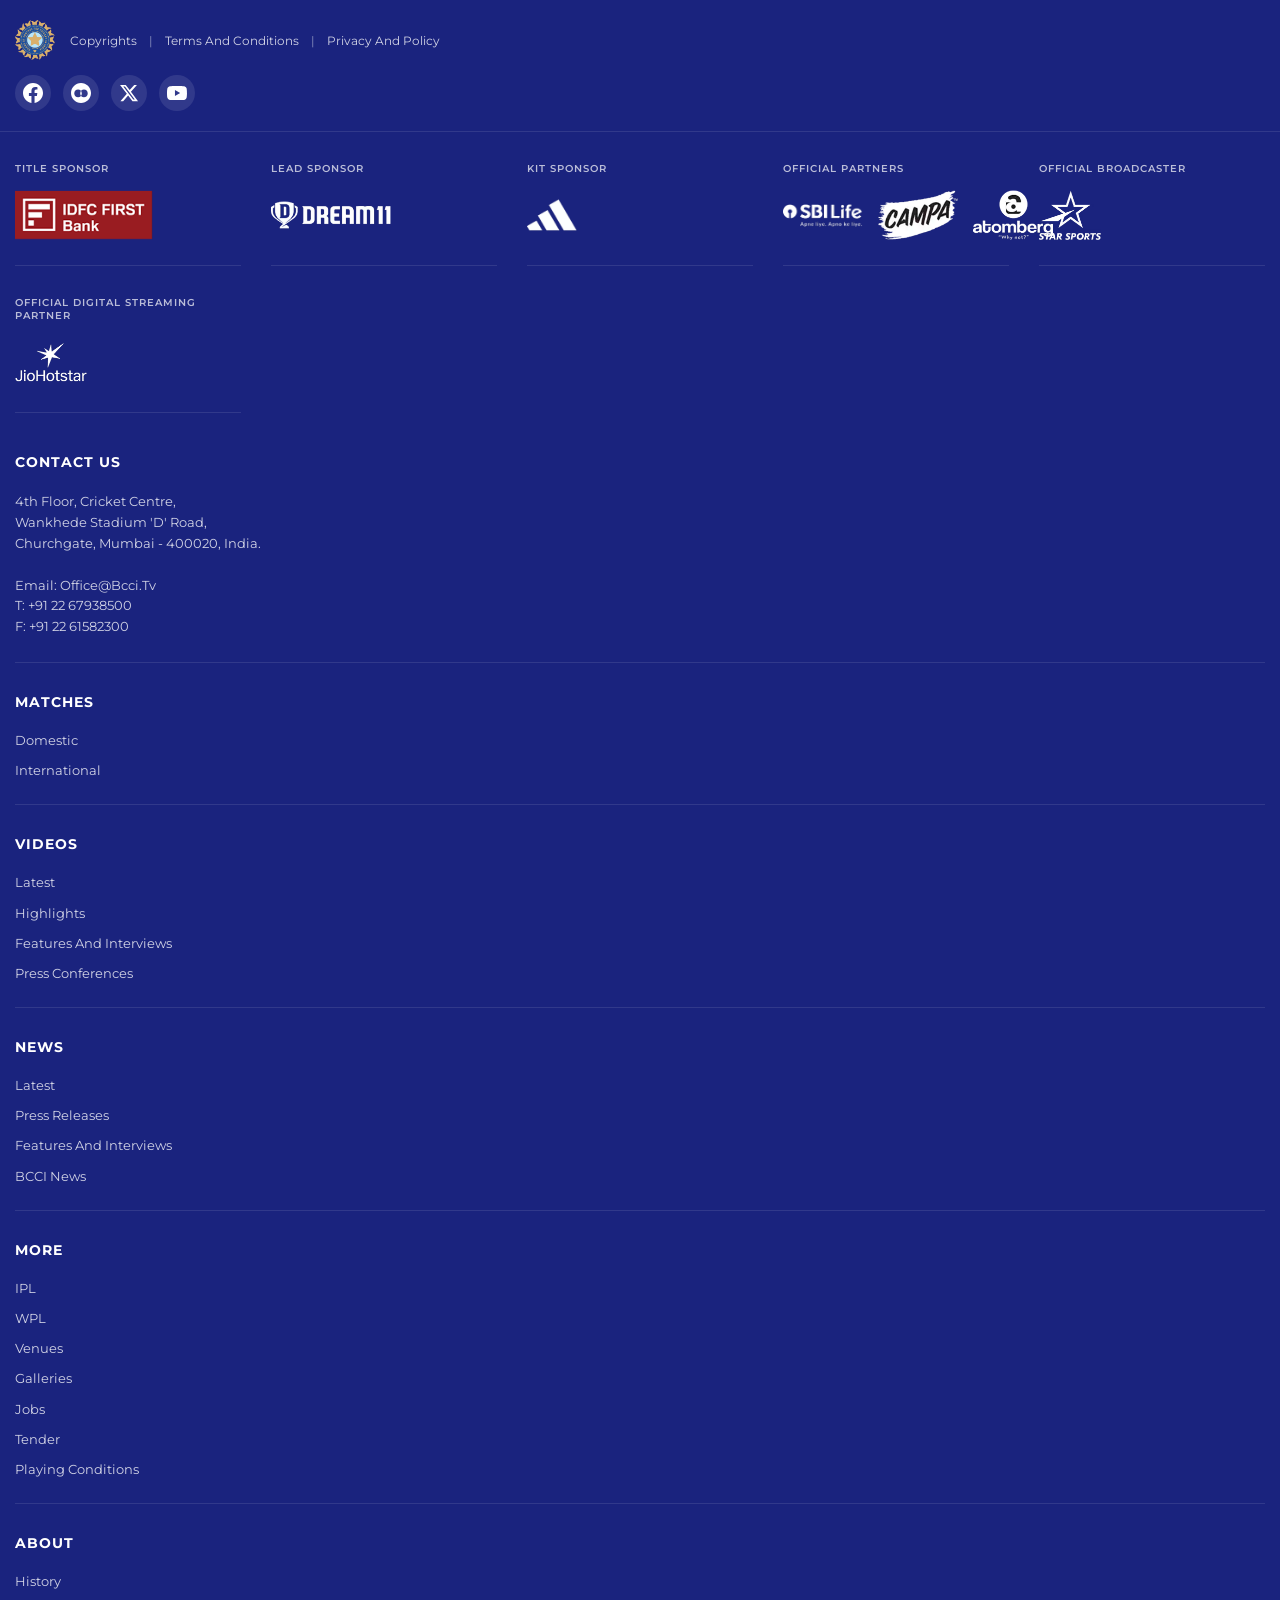
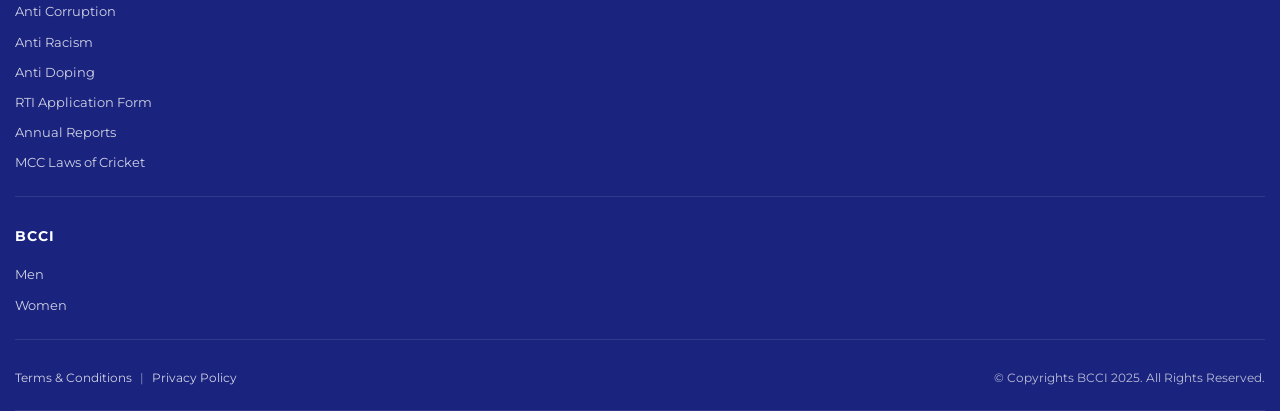
<file: bcci/game.html>
<!DOCTYPE html>
<html lang="en">

<head>
    <meta charset="UTF-8">
    <meta name="viewport" content="width=device-width, initial-scale=1.0, user-scalable=no">
    <meta http-equiv="X-UA-Compatible" content="IE=edge">
    <meta name="robots" content="index, follow">
    <meta name="description" content="BCCI">
    <title>BCCI</title>
    <link rel="stylesheet" href="https://cdn.jsdelivr.net/npm/swiper@11/swiper-bundle.min.css">
    <link
        href="https://fonts.googleapis.com/css2?family=Montserrat:wght@300;400;500;600;700;800&family=Inter:wght@300;400;500;600;700;800&display=swap"
        rel="stylesheet">
    <link
        href="https://fonts.googleapis.com/css2?family=Anton&family=Oswald:wght@200;300;400;500;600;700&family=Fjalla+One&family=Bebas+Neue:wght@400&display=swap"
        rel="stylesheet">
    <link rel="stylesheet" href="/bcci/assets/css/style.css?v=1.7">
    <link rel="stylesheet" href="/bcci/assets/css/style.css?v=3.3">
</head>

<body>
    <div class="main">
        <div id="root"></div>
        <!-- Footer Section -->
        <footer class="footer-section">
            <!-- Top Footer with Social Links -->
            <div class="footer-top">
                <div class="footer-social-section">
                    <div class="footer-logo">
                        <img src="/bcci/assets/images/logo.png" alt="BCCI Logo" class="footer-bcci-logo">
                    </div>
                    <div class="footer-links-text">
                        <div class="footer-links-text-container">
                            <a href="#" class="footer-link">Copyrights</a>
                            <span class="footer-separator">|</span>
                            <a href="#" class="footer-link">Terms And Conditions</a>
                            <span class="footer-separator">|</span>
                            <a href="#" class="footer-link">Privacy And Policy</a>
                        </div>
                    </div>
                    <div class="footer-social-icons">
                        <a href="#" class="social-icon facebook" aria-label="Facebook">
                            <svg width="20" height="20" fill="currentColor" viewBox="0 0 24 24">
                                <path
                                    d="M24 12.073c0-6.627-5.373-12-12-12s-12 5.373-12 12c0 5.99 4.388 10.954 10.125 11.854v-8.385H7.078v-3.47h3.047V9.43c0-3.007 1.792-4.669 4.533-4.669 1.312 0 2.686.235 2.686.235v2.953H15.83c-1.491 0-1.956.925-1.956 1.874v2.25h3.328l-.532 3.47h-2.796v8.385C19.612 23.027 24 18.062 24 12.073z" />
                            </svg>
                        </a>
                        <a href="#" class="social-icon instagram" aria-label="Instagram">
                            <svg width="20" height="20" fill="currentColor" viewBox="0 0 24 24">
                                <path
                                    d="M12.017 0C5.396 0 .029 5.367.029 11.987c0 6.62 5.367 11.987 11.988 11.987 6.62 0 11.987-5.367 11.987-11.987C24.014 5.367 18.637.001 12.017.001zM8.449 16.988c-2.504 0-4.534-2.03-4.534-4.534s2.03-4.534 4.534-4.534 4.534 2.03 4.534 4.534-2.03 4.534-4.534 4.534zm7.119 0c-2.504 0-4.534-2.03-4.534-4.534s2.03-4.534 4.534-4.534 4.534 2.03 4.534 4.534-2.03 4.534-4.534 4.534z" />
                            </svg>
                        </a>
                        <a href="#" class="social-icon twitter" aria-label="X (Twitter)">
                            <svg width="20" height="20" fill="currentColor" viewBox="0 0 24 24">
                                <path
                                    d="M18.244 2.25h3.308l-7.227 8.26 8.502 11.24H16.17l-5.214-6.817L4.99 21.75H1.68l7.73-8.835L1.254 2.25H8.08l4.713 6.231zm-1.161 17.52h1.833L7.084 4.126H5.117z" />
                            </svg>
                        </a>
                        <a href="#" class="social-icon youtube" aria-label="YouTube">
                            <svg width="20" height="20" fill="currentColor" viewBox="0 0 24 24">
                                <path
                                    d="M23.498 6.186a3.016 3.016 0 0 0-2.122-2.136C19.505 3.545 12 3.545 12 3.545s-7.505 0-9.377.505A3.017 3.017 0 0 0 .502 6.186C0 8.07 0 12 0 12s0 3.93.502 5.814a3.016 3.016 0 0 0 2.122 2.136c1.871.505 9.376.505 9.376.505s7.505 0 9.377-.505a3.015 3.015 0 0 0 2.122-2.136C24 15.93 24 12 24 12s0-3.93-.502-5.814zM9.545 15.568V8.432L15.818 12l-6.273 3.568z" />
                            </svg>
                        </a>
                    </div>
                </div>
            </div>
            <!-- Sponsors Section -->
            <div class="footer-sponsors">
                <div class="sponsor-group">
                    <h4 class="sponsor-title">TITLE SPONSOR</h4>
                    <div class="sponsor-logo">
                        <img src="/bcci/assets/images/idfc-bank.png" alt="IDFC FIRST Bank">
                    </div>
                </div>
                <div class="sponsor-group">
                    <h4 class="sponsor-title">LEAD SPONSOR</h4>
                    <div class="sponsor-logo">
                        <img src="/bcci/assets/images/dream11.png" width="120px" alt="Dream11">
                    </div>
                </div>
                <div class="sponsor-group">
                    <h4 class="sponsor-title">KIT SPONSOR</h4>
                    <div class="sponsor-logo">
                        <img src="/bcci/assets/images/kit.png" width="50px" alt="adidas">
                    </div>
                </div>
                <div class="sponsor-group official-partners">
                    <h4 class="sponsor-title">OFFICIAL PARTNERS</h4>
                    <div class="sponsor-logos-row">
                        <img src="/bcci/assets/images/sbi-life.png" alt="SBI Life">
                        <img src="/bcci/assets/images/campus.png" alt="CAMPUS">
                        <img src="/bcci/assets/images/atomberg.png" alt="atomberg">
                    </div>
                </div>
                <div class="sponsor-group">
                    <h4 class="sponsor-title">OFFICIAL BROADCASTER</h4>
                    <div class="sponsor-logo">
                        <img src="/bcci/assets/images/star-sports.png" alt="Star Sports">
                    </div>
                </div>
                <div class="sponsor-group">
                    <h4 class="sponsor-title">OFFICIAL DIGITAL STREAMING PARTNER</h4>
                    <div class="sponsor-logo">
                        <img src="/bcci/assets/images/jio-hotstar.png" alt="JioHotstar">
                    </div>
                </div>
            </div>
            <!-- Main Footer Content -->
            <div class="footer-main">
                <!-- Contact Us -->
                <div class="footer-column">
                    <h3 class="footer-heading">CONTACT US</h3>
                    <address class="footer-address">
                        4th Floor, Cricket Centre,<br>
                        Wankhede Stadium 'D' Road,<br>
                        Churchgate, Mumbai - 400020, India.<br><br>
                        Email: Office@Bcci.Tv<br>
                        T: +91 22 67938500<br>
                        F: +91 22 61582300
                    </address>
                </div>
                <!-- Matches -->
                <div class="footer-column">
                    <h3 class="footer-heading">MATCHES</h3>
                    <ul class="footer-list">
                        <li><a href="#" class="footer-link">Domestic</a></li>
                        <li><a href="#" class="footer-link">International</a></li>
                    </ul>
                </div>
                <!-- Videos -->
                <div class="footer-column">
                    <h3 class="footer-heading">VIDEOS</h3>
                    <ul class="footer-list">
                        <li><a href="#" class="footer-link">Latest</a></li>
                        <li><a href="#" class="footer-link">Highlights</a></li>
                        <li><a href="#" class="footer-link">Features And Interviews</a></li>
                        <li><a href="#" class="footer-link">Press Conferences</a></li>
                    </ul>
                </div>
                <!-- News -->
                <div class="footer-column">
                    <h3 class="footer-heading">NEWS</h3>
                    <ul class="footer-list">
                        <li><a href="#" class="footer-link">Latest</a></li>
                        <li><a href="#" class="footer-link">Press Releases</a></li>
                        <li><a href="#" class="footer-link">Features And Interviews</a></li>
                        <li><a href="#" class="footer-link">BCCI News</a></li>
                    </ul>
                </div>
                <!-- More -->
                <div class="footer-column">
                    <h3 class="footer-heading">MORE</h3>
                    <ul class="footer-list">
                        <li><a href="#" class="footer-link">IPL</a></li>
                        <li><a href="#" class="footer-link">WPL</a></li>
                        <li><a href="#" class="footer-link">Venues</a></li>
                        <li><a href="#" class="footer-link">Galleries</a></li>
                        <li><a href="#" class="footer-link">Jobs</a></li>
                        <li><a href="#" class="footer-link">Tender</a></li>
                        <li><a href="#" class="footer-link">Playing Conditions</a></li>
                    </ul>
                </div>
                <!-- About -->
                <div class="footer-column">
                    <h3 class="footer-heading">ABOUT</h3>
                    <ul class="footer-list">
                        <li><a href="#" class="footer-link">History</a></li>
                        <li><a href="#" class="footer-link">Anti Corruption</a></li>
                        <li><a href="#" class="footer-link">Anti Racism</a></li>
                        <li><a href="#" class="footer-link">Anti Doping</a></li>
                        <li><a href="#" class="footer-link">RTI Application Form</a></li>
                        <li><a href="#" class="footer-link">Annual Reports</a></li>
                        <li><a href="#" class="footer-link">MCC Laws of Cricket</a></li>
                    </ul>
                </div>
                <!-- BCCI -->
                <div class="footer-column">
                    <h3 class="footer-heading">BCCI</h3>
                    <ul class="footer-list">
                        <li><a href="#" class="footer-link">Men</a></li>
                        <li><a href="#" class="footer-link">Women</a></li>
                    </ul>
                </div>
                <div class="footer-column">
                    <div class="footer-bottom">
                        <div class="footer-bottom-links">
                            <a href="#" class="footer-link">Terms & Conditions</a>
                            <span class="footer-separator">|</span>
                            <a href="#" class="footer-link">Privacy Policy</a>
                        </div>
                        <div class="footer-copyright">
                            © Copyrights BCCI 2025. All Rights Reserved.
                        </div>
                    </div>
                </div>
            </div>
        </footer>
    </div>

    <!-- Swiper JS -->
    <script src="https://cdn.jsdelivr.net/npm/swiper@11/swiper-bundle.min.js"></script>
    <script defer="defer" src="https://demo.sportz.io/bcci/games/components.c70831ae256473377bfe.js"></script>
    <script defer="defer" src="https://demo.sportz.io/bcci/games/node_vendors.f6e0676915e649826b4b.js"></script>
    <script defer="defer" src="https://demo.sportz.io/bcci/games/main.20d9d9cc4d66d221f718.js"></script>
</body>

</html>
</file>
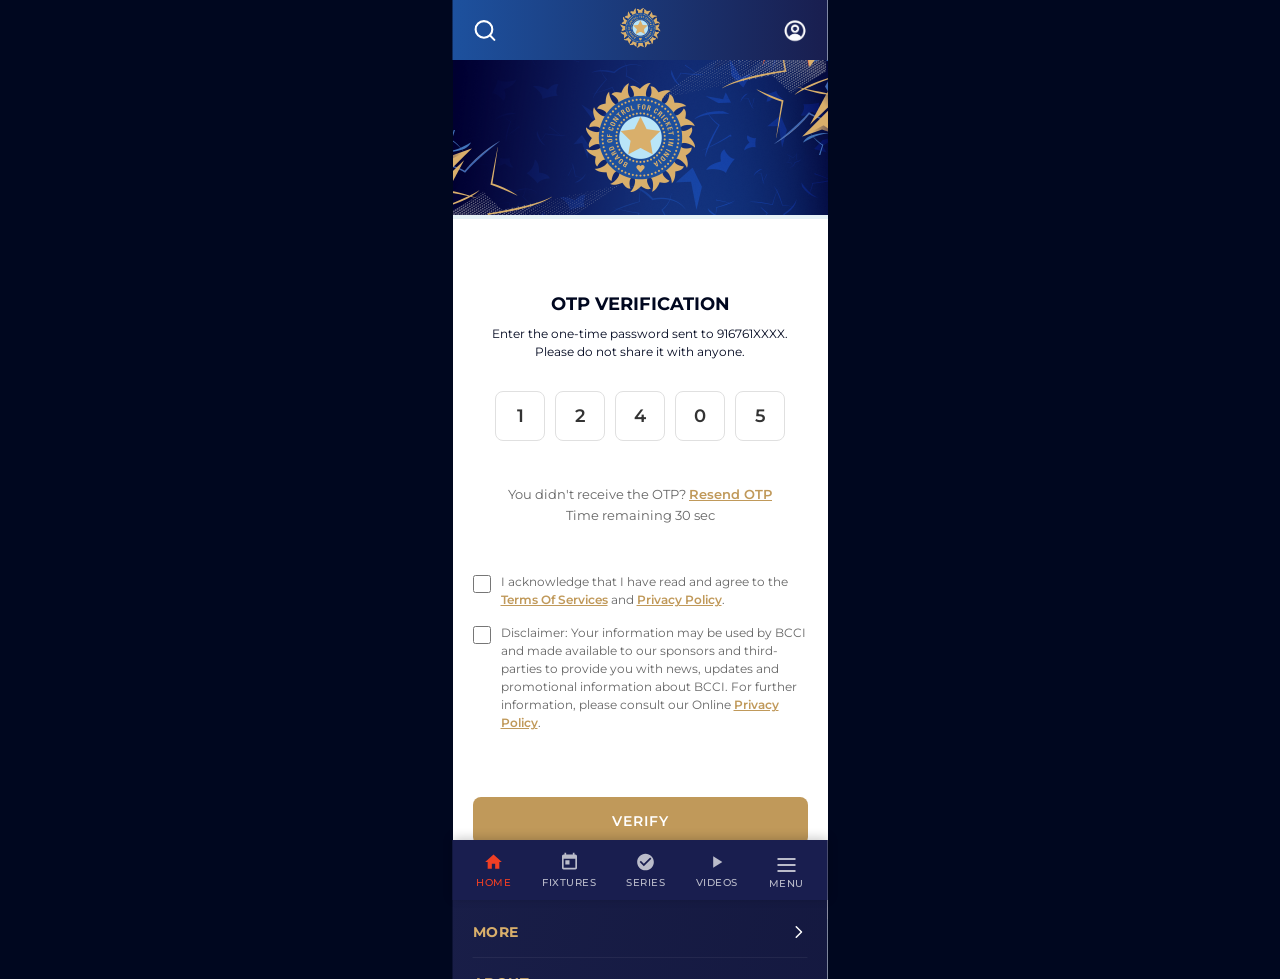
<file: bcci/login.html>
<!DOCTYPE html>
<html lang="en">

<head>
    <meta charset="UTF-8">
    <meta name="viewport" content="width=device-width, initial-scale=1.0, user-scalable=no">
    <meta http-equiv="X-UA-Compatible" content="IE=edge">
    <meta name="robots" content="index, follow">
    <meta name="description" content="BCCI">
    <title>BCCI</title>
    <link rel="stylesheet" href="https://cdn.jsdelivr.net/npm/swiper@11/swiper-bundle.min.css">
    <link
        href="https://fonts.googleapis.com/css2?family=Montserrat:wght@300;400;500;600;700;800&family=Inter:wght@300;400;500;600;700;800&display=swap"
        rel="stylesheet">
    <link
        href="https://fonts.googleapis.com/css2?family=Anton&family=Oswald:wght@200;300;400;500;600;700&family=Fjalla+One&family=Bebas+Neue:wght@400&display=swap"
        rel="stylesheet">
    <link rel="stylesheet" href="/bcci/assets/css/style.css?v=4.6">
</head>

<body>
    <div class="main-container">
        <!-- Header -->
        <header class="header">
            <!-- Mobile Header Top -->
            <div class="header-top">
                <svg xmlns="http://www.w3.org/2000/svg" viewBox="0 0 24 24" fill="none" stroke="currentColor"
                    stroke-width="2" stroke-linecap="round" stroke-linejoin="round" class="header-search-icon">
                    <circle cx="11" cy="11" r="8"></circle>
                    <line x1="21" y1="21" x2="16.65" y2="16.65"></line>
                </svg>

                <a href="/bcci/index.html" target="_blank" class="header-logo-section">
                    <img src="/bcci/assets/images/logo.png?v=4.6" alt="BCCI" class="header-logo">
                </a>
                <a href="javascript:void(0)" target="_blank" class="header-user-section" style="pointer-events: none;">
                    <img src="/bcci/assets/images/user.png?v=4.6" alt="User Icon" class="header-user-icon">
                </a>
            </div>
            <!-- Bottom Navigation -->
            <div class="header-bottom-nav">
                <div class="header-nav-item active" data-nav="home">
                    <svg class="header-nav-icon" viewBox="0 0 24 24" fill="currentColor">
                        <path d="M10 20v-6h4v6h5v-8h3L12 3 2 12h3v8z" />
                    </svg>
                    <span class="header-nav-label">HOME</span>
                </div>
                <div class="header-nav-item" data-nav="fixtures">
                    <svg class="header-nav-icon" viewBox="0 0 24 24" fill="currentColor">
                        <path
                            d="M19 3h-1V1h-2v2H8V1H6v2H5c-1.11 0-1.99.9-1.99 2L3 19c0 1.1.89 2 2 2h14c1.1 0 2-.9 2-2V5c0-1.1-.9-2-2-2zm0 16H5V8h14v11zM7 10h5v5H7z" />
                    </svg>
                    <span class="header-nav-label">FIXTURES</span>
                </div>
                <div class="header-nav-item" data-nav="series">
                    <svg class="header-nav-icon" viewBox="0 0 24 24" fill="currentColor">
                        <path
                            d="M12 2C6.48 2 2 6.48 2 12s4.48 10 10 10 10-4.48 10-10S17.52 2 12 2zm-2 15l-5-5 1.41-1.41L10 14.17l7.59-7.59L19 8l-9 9z" />
                    </svg>
                    <span class="header-nav-label">SERIES</span>
                </div>
                <div class="header-nav-item" data-nav="videos">
                    <svg class="header-nav-icon" viewBox="0 0 24 24" fill="currentColor">
                        <path d="M8 5v14l11-7z" />
                    </svg>
                    <span class="header-nav-label">VIDEOS</span>
                </div>
                <div class="header-nav-item" data-nav="menu">
                    <div class="header-nav-icon-container">
                        <div class="header-nav-icon header-hamburger-icon">
                            <span></span>
                            <span></span>
                            <span></span>
                        </div>
                        <span class="header-nav-label">MENU</span>
                    </div>
                </div>
            </div>
            <!-- Modern Navigation Panel -->
            <div class="modern-navigation-panel" id="modernNavPanel">
                <div class="nav-panel-content">
                    <!-- Header Controls -->
                    <div class="nav-panel-header">
                        <div class="language-selector">
                            <span class="selected-language">ENGLISH</span>
                            <svg class="dropdown-arrow" width="12" height="12" viewBox="0 0 24 24" fill="currentColor">
                                <path
                                    d="M8.12 9.29L12 13.17l3.88-3.88c.39-.39 1.02-.39 1.41 0 .39.39.39 1.02 0 1.41L12.7 15.29c-.39.39-1.02.39-1.41 0L6.7 10.7c-.39-.39-.39-1.02 0-1.41.39-.39 1.03-.39 1.42 0z" />
                            </svg>
                            <div class="language-dropdown">
                                <div class="language-option selected" data-lang="en">ENGLISH</div>
                                <div class="language-option" data-lang="hi">हिंदी</div>
                                <div class="language-option" data-lang="bn">বাংলা</div>
                                <div class="language-option" data-lang="ta">தமிழ்</div>
                                <div class="language-option" data-lang="te">తెలుగు</div>
                            </div>
                        </div>
                        <div class="theme-toggle">
                            <button class="theme-btn active" data-theme="light">LIGHT</button>
                            <button class="theme-btn" data-theme="dark">DARK</button>
                        </div>
                    </div>
                    <!-- Navigation Menu -->
                    <div class="nav-menu-container">
                        <!-- Menu with Submenu -->
                        <div class="nav-menu-item has-submenu">
                            <div class="nav-section expandable" data-section="more">
                                <div class="nav-section-header">
                                    <span class="nav-section-title">MORE</span>
                                    <svg class="section-arrow" width="18" height="18" fill="none" stroke="currentColor"
                                        viewBox="0 0 24 24">
                                        <path stroke-linecap="round" stroke-linejoin="round" stroke-width="2"
                                            d="M9 5l7 7-7 7">
                                        </path>
                                    </svg>
                                </div>
                                <div class="nav-section-content nav-submenu">
                                    <a href="#" class="nav-submenu-item">
                                        <span>IPL</span>
                                        <svg class="external-link-icon" width="16" height="16" viewBox="0 0 32 32"
                                            fill="currentColor" xmlns="http://www.w3.org/2000/svg">
                                            <path
                                                d="M4 15H24.17L17.58 8.41L19 7L28 16L19 25L17.58 23.59L24.17 17H4V15Z" />
                                        </svg>
                                    </a>
                                    <a href="#" class="nav-submenu-item">
                                        <span>WPL</span>
                                        <svg class="external-link-icon" width="16" height="16" viewBox="0 0 32 32"
                                            fill="currentColor" xmlns="http://www.w3.org/2000/svg">
                                            <path
                                                d="M4 15H24.17L17.58 8.41L19 7L28 16L19 25L17.58 23.59L24.17 17H4V15Z" />
                                        </svg>
                                    </a>
                                    <a href="#" class="nav-submenu-item">
                                        <span>VENUES</span>
                                        <svg class="external-link-icon" width="16" height="16" viewBox="0 0 32 32"
                                            fill="currentColor" xmlns="http://www.w3.org/2000/svg">
                                            <path
                                                d="M4 15H24.17L17.58 8.41L19 7L28 16L19 25L17.58 23.59L24.17 17H4V15Z" />
                                        </svg>
                                    </a>
                                    <a href="#" class="nav-submenu-item">
                                        <span>GALLERIES</span>
                                        <svg class="external-link-icon" width="16" height="16" viewBox="0 0 32 32"
                                            fill="currentColor" xmlns="http://www.w3.org/2000/svg">
                                            <path
                                                d="M4 15H24.17L17.58 8.41L19 7L28 16L19 25L17.58 23.59L24.17 17H4V15Z" />
                                        </svg>
                                    </a>
                                    <a href="#" class="nav-submenu-item">
                                        <span>JOBS</span>
                                        <svg class="external-link-icon" width="16" height="16" viewBox="0 0 32 32"
                                            fill="currentColor" xmlns="http://www.w3.org/2000/svg">
                                            <path
                                                d="M4 15H24.17L17.58 8.41L19 7L28 16L19 25L17.58 23.59L24.17 17H4V15Z" />
                                        </svg>
                                    </a>
                                    <a href="#" class="nav-submenu-item">
                                        <span>TENDER</span>
                                        <svg class="external-link-icon" width="16" height="16" viewBox="0 0 32 32"
                                            fill="currentColor" xmlns="http://www.w3.org/2000/svg">
                                            <path
                                                d="M4 15H24.17L17.58 8.41L19 7L28 16L19 25L17.58 23.59L24.17 17H4V15Z" />
                                        </svg>
                                    </a>
                                    <a href="#" class="nav-submenu-item">
                                        <span>PLAYING CONDITIONS</span>
                                        <svg class="external-link-icon" width="16" height="16" viewBox="0 0 32 32"
                                            fill="currentColor" xmlns="http://www.w3.org/2000/svg">
                                            <path
                                                d="M4 15H24.17L17.58 8.41L19 7L28 16L19 25L17.58 23.59L24.17 17H4V15Z" />
                                        </svg>
                                    </a>
                                </div>
                            </div>
                        </div>

                        <!-- Direct Menu Items -->
                        <div class="nav-menu-item">
                            <a href="#" class="nav-main-link">
                                <span class="nav-section-title">ABOUT</span>
                            </a>
                        </div>
                        <div class="nav-menu-item">
                            <a href="#" class="nav-main-link">
                                <span class="nav-section-title">NEWS</span>
                            </a>
                        </div>
                        <div class="nav-menu-item">
                            <a href="#" class="nav-main-link">
                                <span class="nav-section-title">MATCHES</span>
                            </a>
                        </div>
                    </div>

                    <!-- Social Media & Footer -->
                    <div class="nav-panel-footer">
                        <div class="social-media-icons">
                            <a href="https://www.facebook.com/IndianCricketTeam" target="_blank" class="social-icon" aria-label="Facebook">
                                <svg width="24" height="24" viewBox="0 0 24 24" fill="currentColor">
                                    <path
                                        d="M24 12.073c0-6.627-5.373-12-12-12s-12 5.373-12 12c0 5.99 4.388 10.954 10.125 11.854v-8.385H7.078v-3.47h3.047V9.43c0-3.007 1.792-4.669 4.533-4.669 1.312 0 2.686.235 2.686.235v2.953H15.83c-1.491 0-1.956.925-1.956 1.874v2.25h3.328l-.532 3.47h-2.796v8.385C19.612 23.027 24 18.062 24 12.073z" />
                                </svg>
                            </a>
                            <a href="https://www.instagram.com/indiancricketteam" target="_blank" class="social-icon" aria-label="Instagram">
                                <svg width="24" height="24" viewBox="0 0 24 24" fill="currentColor">
                                    <path
                                        d="M12 2.163c3.204 0 3.584.012 4.85.07 3.252.148 4.771 1.691 4.919 4.919.058 1.265.069 1.645.069 4.849 0 3.205-.012 3.584-.069 4.849-.149 3.225-1.664 4.771-4.919 4.919-1.266.058-1.644.07-4.85.07-3.204 0-3.584-.012-4.849-.07-3.26-.149-4.771-1.699-4.919-4.92-.058-1.265-.07-1.644-.07-4.849 0-3.204.013-3.583.07-4.849.149-3.227 1.664-4.771 4.919-4.919 1.266-.057 1.645-.069 4.849-.069zm0-2.163c-3.259 0-3.667.014-4.947.072-4.358.2-6.78 2.618-6.98 6.98-.059 1.281-.073 1.689-.073 4.948 0 3.259.014 3.668.072 4.948.2 4.358 2.618 6.78 6.98 6.98 1.281.058 1.689.072 4.948.072 3.259 0 3.668-.014 4.948-.072 4.354-.2 6.782-2.618 6.979-6.98.059-1.28.073-1.689.073-4.948 0-3.259-.014-3.667-.072-4.947-.196-4.354-2.617-6.78-6.979-6.98-1.281-.059-1.69-.073-4.949-.073zm0 5.838c-3.403 0-6.162 2.759-6.162 6.162s2.759 6.163 6.162 6.163 6.162-2.759 6.162-6.163c0-3.403-2.759-6.162-6.162-6.162zm0 10.162c-2.209 0-4-1.79-4-4 0-2.209 1.791-4 4-4s4 1.791 4 4c0 2.21-1.791 4-4 4zm6.406-11.845c-.796 0-1.441.645-1.441 1.44s.645 1.44 1.441 1.44c.795 0 1.439-.645 1.439-1.44s-.644-1.44-1.439-1.44z" />
                                </svg>
                            </a>
                            <a href="https://twitter.com/BCCI" target="_blank" class="social-icon" aria-label="Twitter">
                                <svg width="24" height="24" viewBox="0 0 24 24" fill="currentColor">
                                    <path
                                        d="M23.953 4.57a10 10 0 01-2.825.775 4.958 4.958 0 002.163-2.723c-.951.555-2.005.959-3.127 1.184a4.92 4.92 0 00-8.384 4.482C7.69 8.095 4.067 6.13 1.64 3.162a4.822 4.822 0 00-.666 2.475c0 1.71.87 3.213 2.188 4.096a4.904 4.904 0 01-2.228-.616v.06a4.923 4.923 0 003.946 4.827 4.996 4.996 0 01-2.212.085 4.936 4.936 0 004.604 3.417 9.867 9.867 0 01-6.102 2.105c-.39 0-.779-.023-1.17-.067a13.995 13.995 0 007.557 2.209c9.053 0 13.998-7.496 13.998-13.985 0-.21 0-.42-.015-.63A9.935 9.935 0 0024 4.59z" />
                                </svg>
                            </a>
                            <a href="https://www.youtube.com/hashtag/bcci" target="_blank" class="social-icon" aria-label="YouTube">
                                <svg width="24" height="24" viewBox="0 0 24 24" fill="currentColor">
                                    <path
                                        d="M23.498 6.186a3.016 3.016 0 0 0-2.122-2.136C19.505 3.545 12 3.545 12 3.545s-7.505 0-9.377.505A3.017 3.017 0 0 0 .502 6.186C0 8.07 0 12 0 12s0 3.93.502 5.814a3.016 3.016 0 0 0 2.122 2.136c1.871.505 9.376.505 9.376.505s7.505 0 9.377-.505a3.015 3.015 0 0 0 2.122-2.136C24 15.93 24 12 24 12s0-3.93-.502-5.814zM9.545 15.568V8.432L15.818 12l-6.273 3.568z" />
                                </svg>
                            </a>
                        </div>
                        <div class="copyright-text">
                            © 2025 Vinay. All rights reserved.
                        </div>
                    </div>
                </div>
            </div>
        </header>
        <div class="login-container">
            <div class="login-banner">
                <img src="/bcci/assets/images/login-banner.png?v=4.6" alt="BCCI">
            </div>
        </div>
        <div class="otp-container">
            <div class="otp-header">
                <h1 class="otp-title">OTP VERIFICATION</h1>
                <p class="otp-subtitle">Enter the one-time password sent to 916761XXXX. Please do not share it with
                    anyone.</p>
            </div>

            <div class="otp-form">
                <div class="otp-inputs">
                    <input type="text" maxlength="1" class="otp-input" value="1">
                    <input type="text" maxlength="1" class="otp-input" value="2">
                    <input type="text" maxlength="1" class="otp-input" value="4">
                    <input type="text" maxlength="1" class="otp-input" value="0">
                    <input type="text" maxlength="1" class="otp-input" value="5">
                </div>

                <div class="otp-resend">
                    <p class="resend-text">You didn't receive the OTP? <span class="resend-link">Resend OTP</span></p>
                    <p class="timer-text">Time remaining 30 sec</p>
                </div>

                <div class="otp-terms">
                    <div class="terms-item">
                        <input type="checkbox" id="terms1" class="terms-checkbox">
                        <label for="terms1" class="terms-label">I acknowledge that I have read and agree to the <span
                                class="terms-link">Terms Of Services</span> and <span class="terms-link">Privacy
                                Policy</span>.</label>
                    </div>
                    <div class="terms-item">
                        <input type="checkbox" id="terms2" class="terms-checkbox">
                        <label for="terms2" class="terms-label">Disclaimer: Your information may be used by BCCI and
                            made available to our sponsors and third-parties to provide you with news, updates and
                            promotional information about BCCI. For further information, please consult our Online <span
                                class="terms-link">Privacy Policy</span>.</label>
                    </div>
                </div>

                <button class="otp-verify-btn" onclick="window.location.href='/bcci/login-form.html'">Verify</button>
            </div>
        </div>
    </div>
    <script>
        document.addEventListener('DOMContentLoaded', function () {
            // Modern Navigation Panel functionality
            const navItems = document.querySelectorAll('.header-nav-item');
            const modernNavPanel = document.getElementById('modernNavPanel');
            const hamburgerIcon = document.querySelector('.header-hamburger-icon');

            navItems.forEach(item => {
                item.addEventListener('click', function () {
                    const navType = this.getAttribute('data-nav');
                    if (navType === 'menu') {
                        // Toggle menu
                        if (modernNavPanel.classList.contains('active')) {
                            // Close menu
                            modernNavPanel.classList.remove('active');
                            hamburgerIcon.classList.remove('menu-open');
                            this.classList.remove('menu-active');
                            document.body.style.overflow = '';
                        } else {
                            // Open menu
                            modernNavPanel.classList.add('active');
                            hamburgerIcon.classList.add('menu-open');
                            this.classList.add('menu-active');
                            document.body.style.overflow = 'hidden';
                        }
                    } else {
                        navItems.forEach(nav => nav.classList.remove('active'));
                        this.classList.add('active');
                    }
                });
            });

            // Theme toggle functionality
            const themeBtns = document.querySelectorAll('.theme-btn');
            themeBtns.forEach(btn => {
                btn.addEventListener('click', function () {
                    themeBtns.forEach(b => b.classList.remove('active'));
                    this.classList.add('active');

                    const theme = this.getAttribute('data-theme');
                    document.body.setAttribute('data-theme', theme);
                    localStorage.setItem('theme', theme);
                });
            });

            // Set default theme as light
            const savedTheme = 'light';
            document.body.setAttribute('data-theme', savedTheme);
            document.querySelector(`[data-theme="${savedTheme}"]`).classList.add('active');
            localStorage.setItem('theme', savedTheme);

            // Expandable sections functionality
            const expandableSections = document.querySelectorAll('.nav-section.expandable');
            expandableSections.forEach(section => {
                const header = section.querySelector('.nav-section-header');
                const content = section.querySelector('.nav-section-content');
                const arrow = section.querySelector('.section-arrow');

                header.addEventListener('click', function (e) {
                    e.preventDefault();
                    e.stopPropagation();

                    // Close other sections
                    expandableSections.forEach(otherSection => {
                        if (otherSection !== section) {
                            otherSection.classList.remove('active');
                        }
                    });

                    // Toggle current section
                    section.classList.toggle('active');
                });
            });

            // Language selector dropdown functionality
            const languageSelector = document.querySelector('.language-selector');
            const selectedLanguageSpan = document.querySelector('.selected-language');
            const languageOptions = document.querySelectorAll('.language-option');
            const dropdownArrow = document.querySelector('.dropdown-arrow');

            if (languageSelector && selectedLanguageSpan && languageOptions.length > 0) {
                // Toggle dropdown on selector click
                languageSelector.addEventListener('click', function (e) {
                    e.stopPropagation();
                    console.log('Language selector clicked');

                    // Toggle active class
                    const isActive = this.classList.contains('active');
                    this.classList.toggle('active');

                    // Log current state
                    console.log('Dropdown is now:', isActive ? 'closed' : 'open');
                });

                // Handle language option selection
                languageOptions.forEach(option => {
                    option.addEventListener('click', function (e) {
                        e.stopPropagation();
                        console.log('Language option clicked:', this.textContent);

                        // Remove selected class from all options
                        languageOptions.forEach(opt => opt.classList.remove('selected'));

                        // Add selected class to clicked option
                        this.classList.add('selected');

                        // Update selected language text
                        selectedLanguageSpan.textContent = this.textContent;

                        // Close dropdown
                        languageSelector.classList.remove('active');

                        // Store selected language
                        localStorage.setItem('selectedLanguage', this.dataset.lang);

                        console.log('Language changed to:', this.textContent);
                    });
                });

                // Close language dropdown when clicking outside
                document.addEventListener('click', function (e) {
                    if (!languageSelector.contains(e.target)) {
                        languageSelector.classList.remove('active');
                    }
                });

                // Load saved language on page load
                const savedLanguage = localStorage.getItem('selectedLanguage');
                if (savedLanguage) {
                    const savedOption = document.querySelector(`[data-lang="${savedLanguage}"]`);
                    if (savedOption) {
                        languageOptions.forEach(opt => opt.classList.remove('selected'));
                        savedOption.classList.add('selected');
                        selectedLanguageSpan.textContent = savedOption.textContent;
                    }
                }
            }

            // OTP input functionality
            const otpInputs = document.querySelectorAll('.otp-input');
            otpInputs.forEach((input, index) => {
                input.addEventListener('input', function () {
                    if (this.value.length === 1) {
                        if (index < otpInputs.length - 1) {
                            otpInputs[index + 1].focus();
                        }
                    }
                });

                input.addEventListener('keydown', function (e) {
                    if (e.key === 'Backspace' && !this.value && index > 0) {
                        otpInputs[index - 1].focus();
                    }
                });
            });
        });
    </script>
</body>

</html>
</file>
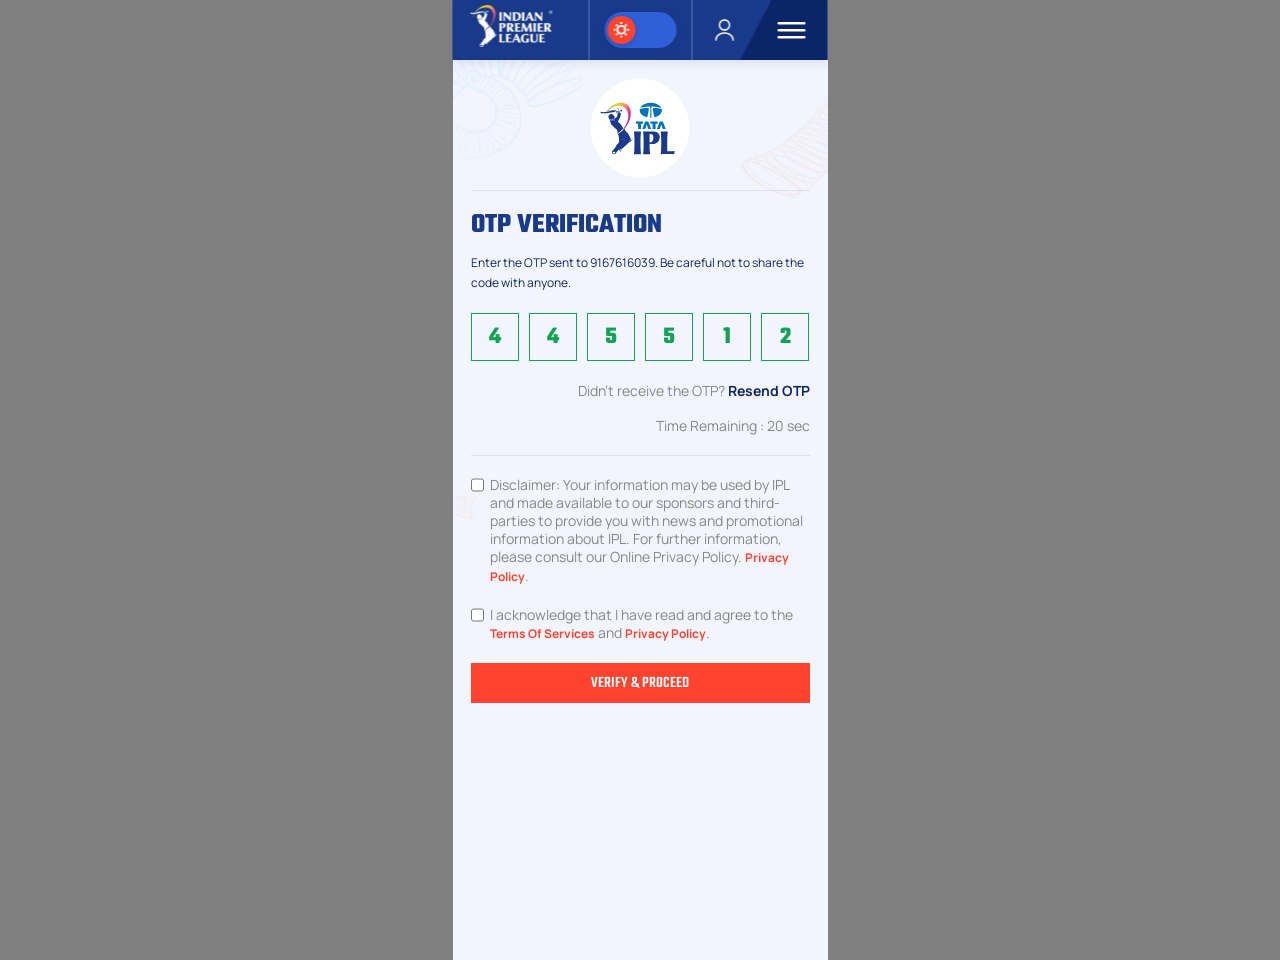
<file: ipl/login.html>
<!DOCTYPE html>
<html lang="en">

<head>
    <meta charset="UTF-8">
    <meta name="viewport" content="width=device-width, initial-scale=1.0">
    <title>Indian Premier League</title>
    <link rel="icon" type="image/png" href="/ipl/assets/favicon/favicon-96x96.png" sizes="96x96" />
    <link rel="icon" type="image/svg+xml" href="/ipl/assets/favicon/favicon.svg" />
    <link rel="shortcut icon" href="/ipl/assets/favicon/favicon.ico" />
    <link rel="apple-touch-icon" sizes="180x180" href="/ipl/assets/favicon/apple-touch-icon.png" />
    <link rel="manifest" href="/ipl/assets/favicon/site.webmanifest" />
    <!-- <link rel="stylesheet" href="/assets/css/styles.css?v=1.5"> -->
    <link rel="stylesheet" href="/ipl/assets/css/login.css?v=1.14">
</head>

<body>
    <div class="main">
        <!-- header -->
        <nav class="navbar">
            <!-- <div class="navbar__logo">
                <img src="/ipl/assets/images/ipl-n.png?v=1.1" alt="Indian Premier League Logo">
            </div> -->
            <div class="navbar__actions">
                <div class="navbar__logo">
                    <a href="/ipl/index.html" title="Indian Premier League">
                    <img src="/ipl/assets/images/ipl-n.png?v=1.1" alt="Indian Premier League Logo">
                    </a>
                </div>
                <div class="nav-actions-wrap">
                    <div class="nav-border">
                        <div class="navbar__switch" id="theme-toggle" tabindex="0" aria-label="Toggle light/dark mode">
                            <span class="toggle-knob">
                                <span class="icon-sun">
                                    <!-- Sun SVG -->
                                    <svg width="18" height="18" viewBox="0 0 18 18" fill="none"
                                        xmlns="http://www.w3.org/2000/svg">
                                        <circle cx="9" cy="9" r="4" stroke="white" stroke-width="2" fill="none" />
                                        <g stroke="white" stroke-width="2">
                                            <line x1="9" y1="1" x2="9" y2="3" />
                                            <line x1="9" y1="15" x2="9" y2="17" />
                                            <line x1="1" y1="9" x2="3" y2="9" />
                                            <line x1="15" y1="9" x2="17" y2="9" />
                                            <line x1="3.64" y1="3.64" x2="5.05" y2="5.05" />
                                            <line x1="12.95" y1="12.95" x2="14.36" y2="14.36" />
                                            <line x1="3.64" y1="14.36" x2="5.05" y2="12.95" />
                                            <line x1="12.95" y1="5.05" x2="14.36" y2="3.64" />
                                        </g>
                                    </svg>
                                </span>
                                </span>
                                <span class="toggle-knob toggle-knob-dark">
                                    <span class="icon-moon">
                                        <!-- Moon SVG -->
                                        <svg width="18" height="18" viewBox="0 0 18 18" fill="none"
                                            xmlns="http://www.w3.org/2000/svg">
                                            <path d="M14.5 11.5A6 6 0 016.5 3.5a5 5 0 108 8z" stroke="white"
                                                stroke-width="2" fill="none" />
                                        </svg>
                                    </span>
                                </span>
                               
                            </span>
                        </div>
                    </div>
                    <div class="navbar__profile">
                        <a href="/ipl/login.html">
                            <!-- User profile SVG icon -->
                            <img src="/ipl/assets/images/user.png?v=1.1" alt="User Profile">
                        </a>
                    </div>
                </div>
                <button class="navbar__toggle" aria-label="Toggle menu" aria-expanded="false"
                    aria-controls="navbar-menu">
                    <span class="icon-hamburger">
                        <!-- Hamburger SVG -->
                        <svg width="28" height="28" viewBox="0 0 28 28" fill="none" xmlns="http://www.w3.org/2000/svg">
                            <rect y="6" width="28" height="2.5" rx="1.25" fill="white" />
                            <rect y="13" width="28" height="2.5" rx="1.25" fill="white" />
                            <rect y="20" width="28" height="2.5" rx="1.25" fill="white" />
                        </svg>
                    </span>
                    <span class="icon-close">
                        <!-- Close SVG -->
                        <svg width="28" height="28" viewBox="0 0 28 28" fill="none" xmlns="http://www.w3.org/2000/svg">
                            <line x1="6" y1="6" x2="22" y2="22" stroke="white" stroke-width="2.5"
                                stroke-linecap="round" />
                            <line x1="22" y1="6" x2="6" y2="22" stroke="white" stroke-width="2.5"
                                stroke-linecap="round" />
                        </svg>
                    </span>
                </button>
            </div>
            <div class="navbar__menu" id="navbar-menu">
                <div class="navbar__search">
                    <input type="text" placeholder="Search and press Enter" />
                    <span class="navbar__search-icon">
                        <!-- Search SVG -->
                        <svg width="20" height="20" fill="none" viewBox="0 0 20 20">
                            <circle cx="9" cy="9" r="7" stroke="#888" stroke-width="2" />
                            <line x1="14.5" y1="14.5" x2="19" y2="19" stroke="#888" stroke-width="2"
                                stroke-linecap="round" />
                        </svg>
                    </span>
                </div>
                <ul class="navbar__links">
                    <li class="active"><a href="#">HOME</a></li>
                    <li><a href="#">MATCHES</a></li>
                    <li><a href="#">POINTS TABLE</a></li>
                    <li class="has-submenu">
                        <div class="navbar__submenu-header">
                            <a href="#">TEAMS</a>
                            <span class="chevron">
                                <svg width="16" height="16" viewBox="0 0 16 16" fill="none">
                                    <polyline points="4,6 8,10 12,6" stroke="var(--chevron-stroke, #222)"
                                        stroke-width="2" fill="none" stroke-linecap="round" stroke-linejoin="round" />
                                </svg>
                            </span>
                        </div>
                        <div class="navbar__submenu">
                            <ul>
                                <li><a href="#">Mumbai Indians</a></li>
                                <li><a href="#">Chennai Super Kings</a></li>
                                <li><a href="#">Royal Challengers Bangalore</a></li>
                                <li><a href="#">Kolkata Knight Riders</a></li>
                                <li><a href="#">Delhi Capitals</a></li>
                            </ul>
                        </div>
                    </li>
                    <li><a href="#">FANTASY</a></li>
                    <li class="has-submenu">
                        <div class="navbar__submenu-header">
                            <a href="#">VIDEOS</a>
                            <span class="chevron">
                                <svg width="16" height="16" viewBox="0 0 16 16" fill="none">
                                    <polyline points="4,6 8,10 12,6" stroke="var(--chevron-stroke, #222)"
                                        stroke-width="2" fill="none" stroke-linecap="round" stroke-linejoin="round" />
                                </svg>
                            </span>
                        </div>
                        <div class="navbar__submenu">
                            <ul>
                                <li><a href="#">Match Highlights</a></li>
                                <li><a href="#">Player Interviews</a></li>
                                <li><a href="#">Behind the Scenes</a></li>
                                <li><a href="#">Best Moments</a></li>
                            </ul>
                        </div>
                    </li>
                    <li><a href="#">NEWS</a></li>
                    <li class="has-submenu">
                        <div class="navbar__submenu-header">
                            <a href="#">STATS</a>
                            <span class="chevron">
                                <svg width="16" height="16" viewBox="0 0 16 16" fill="none">
                                    <polyline points="4,6 8,10 12,6" stroke="var(--chevron-stroke, #222)"
                                        stroke-width="2" fill="none" stroke-linecap="round" stroke-linejoin="round" />
                                </svg>
                            </span>
                        </div>
                        <div class="navbar__submenu">
                            <ul>
                                <li><a href="#">Player Stats</a></li>
                                <li><a href="#">Team Stats</a></li>
                                <li><a href="#">Season Records</a></li>
                                <li><a href="#">All Time Records</a></li>
                            </ul>
                        </div>
                    </li>
                </ul>
                <div class="navbar__menu-footer">
                    <div class="bcci-tv-box">
                        <img src="/ipl/assets/images/bcci.svg" alt="BCCI TV" />
                        <!-- <span>BCCI.TV</span> -->
                        <span class="divider"></span>
                        <img src="/ipl/assets/images/wpl.svg" alt="WPL" />
                    </div>
                    <div class="navbar__footer-row">
                        <div class="navbar__socials">
                            <a href="#" aria-label="Facebook">
                                <!-- Facebook SVG -->
                                <svg width="20" height="20" viewBox="0 0 20 20" fill="none"
                                    xmlns="http://www.w3.org/2000/svg">
                                    <title>Facebook</title>
                                    <rect width="20" height="20" rx="4" fill="#3050A6" />
                                    <path
                                        d="M13.5 10.5H11.5V17H9V10.5H7.5V8.5H9V7.5C9 6.11929 10.1193 5 11.5 5H13V7H12C11.7239 7 11.5 7.22386 11.5 7.5V8.5H13L12.5 10.5Z"
                                        fill="white" />
                                </svg>
                            </a>
                            <a href="#" aria-label="Instagram">
                                <!-- Instagram SVG -->
                                <svg width="20" height="20" viewBox="0 0 20 20" fill="none"
                                    xmlns="http://www.w3.org/2000/svg">
                                    <title>Instagram</title>
                                    <rect width="20" height="20" rx="4" fill="#3050A6" />
                                    <rect x="5" y="5" width="10" height="10" rx="3" stroke="white" stroke-width="1.5" />
                                    <circle cx="10" cy="10" r="2.5" stroke="white" stroke-width="1.5" />
                                    <circle cx="13.5" cy="6.5" r="0.7" fill="white" />
                                </svg>
                            </a>
                            <a href="#" aria-label="Twitter">
                                <!-- Twitter/X SVG -->
                                <svg width="20" height="20" viewBox="0 0 20 20" fill="none"
                                    xmlns="http://www.w3.org/2000/svg">
                                    <title>X (Twitter)</title>
                                    <rect width="20" height="20" rx="4" fill="#3050A6" />
                                    <path d="M6 6L14 14M14 6L6 14" stroke="white" stroke-width="1.5"
                                        stroke-linecap="round" />
                                </svg>
                            </a>
                        </div>
                        <div class="navbar__footer-actions">
                            <button>FAN POLL</button>
                            <button>VIEWERS CHOICE</button>
                        </div>
                    </div>
                </div>
            </div>
        </nav>
        <!-- Desktop Navbar (hidden on mobile) -->
        <nav class="navbar__desktop">
            <div class="navbar__desktop-top">
                <div class="navbar__desktop-bcci">
                    <img src="/ipl/assets/images/bcci.svg" alt="BCCI TV" />
                    BCCI TV
                    <span class="navbar__desktop-wpl">
                        <img src="/ipl/assets/images/wpl.svg" alt="WPL" />
                    </span>
                </div>
                <div class="navbar__desktop-meta">
                    <div class="navbar__desktop-socials">
                        <a href="#" aria-label="Facebook">
                            <!-- Facebook SVG -->
                            <svg width="20" height="20" viewBox="0 0 20 20" fill="none"
                                xmlns="http://www.w3.org/2000/svg">
                                <title>Facebook</title>
                                <rect width="20" height="20" rx="4" fill="#3050A6" />
                                <path
                                    d="M13.5 10.5H11.5V17H9V10.5H7.5V8.5H9V7.5C9 6.11929 10.1193 5 11.5 5H13V7H12C11.7239 7 11.5 7.22386 11.5 7.5V8.5H13L12.5 10.5Z"
                                    fill="white" />
                            </svg>
                        </a>
                        <a href="#" aria-label="Instagram">
                            <!-- Instagram SVG -->
                            <svg width="20" height="20" viewBox="0 0 20 20" fill="none"
                                xmlns="http://www.w3.org/2000/svg">
                                <title>Instagram</title>
                                <rect width="20" height="20" rx="4" fill="#3050A6" />
                                <rect x="5" y="5" width="10" height="10" rx="3" stroke="white" stroke-width="1.5" />
                                <circle cx="10" cy="10" r="2.5" stroke="white" stroke-width="1.5" />
                                <circle cx="13.5" cy="6.5" r="0.7" fill="white" />
                            </svg>
                        </a>
                        <a href="#" aria-label="Twitter">
                            <!-- Twitter/X SVG -->
                            <svg width="20" height="20" viewBox="0 0 20 20" fill="none"
                                xmlns="http://www.w3.org/2000/svg">
                                <title>X (Twitter)</title>
                                <rect width="20" height="20" rx="4" fill="#3050A6" />
                                <path d="M6 6L14 14M14 6L6 14" stroke="white" stroke-width="1.5"
                                    stroke-linecap="round" />
                            </svg>
                        </a>
                    </div>
                    <a href="#" class="navbar__desktop-tickets">GET TICKETS</a>
                    <div class="navbar__switch" id="theme-toggle-desktop" tabindex="0"
                        aria-label="Toggle light/dark mode">
                        <!-- Sun/Moon SVGs as before -->
                    </div>
                    <div class="navbar__profile">
                        <!-- User SVG as before -->
                    </div>
                </div>
            </div>
            <div class="navbar__desktop-bottom">
                <ul class="navbar__desktop-links">
                    <li><a href="#">MATCHES</a></li>
                    <li><a href="#">POINTS TABLE</a></li>
                    <li><a href="#">TEAMS</a></li>
                    <li><a href="#">FANTASY</a></li>
                </ul>
                <div class="navbar__desktop-actions">
                    <button>FAN POLL</button>
                    <button>VIEWERS CHOICE</button>
                    <button class="navbar__desktop-hamburger" id="desktop-hamburger" aria-label="Open mobile menu">
                        <!-- Hamburger SVG as before -->
                    </button>
                    <div class="navbar__desktop-search">
                        <input type="text" placeholder="Search and press Enter" />
                        <span class="navbar__search-icon">
                            <!-- Search SVG as before -->
                        </span>
                    </div>
                </div>
            </div>
        </nav>

        <div class="login-container">

            <div class="login-ipl-logo">
                <img src="/ipl/assets/images/tata-ipl-logo.svg" alt="Tata IPL Logo">
            </div>

            <!-- OTP Verification Form -->
            <div class="login-form-container login-otp-container">
                <div class="login-formlogin-otp-form">                    
                    
                    <h2 class="main-title login-otp-title">OTP VERIFICATION</h2>
                    
                    <p class="login-otp-description">
                        Enter the OTP sent to 9167616039. Be careful not to share the code with anyone.
                    </p>
                    
                    <div class="login-otp-inputs">
                        <input id="otp-input-1" type="text" class="login-otp-input" maxlength="1" value="4">
                        <input id="otp-input-2" type="text" class="login-otp-input" maxlength="1" value="4">
                        <input id="otp-input-3" type="text" class="login-otp-input" maxlength="1" value="5">
                        <input id="otp-input-4" type="text" class="login-otp-input" maxlength="1" value="5">
                        <input id="otp-input-5" type="text" class="login-otp-input" maxlength="1" value="1">
                        <input id="otp-input-6" type="text" class="login-otp-input" maxlength="1" value="2">
                    </div>
                    
                    <div class="login-otp-resend">
                        <span>Didn't receive the OTP?</span>
                        <button class="login-otp-resend-btn">Resend OTP</button>
                    </div>
                    
                    <div class="login-otp-timer">
                        Time Remaining : <span class="timer">20 sec</span>
                    </div>
                    
                    <div class="login-otp-disclaimers">
                        <div class="login-otp-disclaimer-item">          
                            <input type="checkbox" id="disclaimer2" class="login-otp-disclaimer-checkbox">
                            <label for="disclaimer2" class="login-otp-disclaimer-text">                 
                                Disclaimer: Your information may be used by IPL and made available to our sponsors and third-parties to provide you with news and promotional information about IPL. For further information, please consult our Online Privacy Policy. <a href="#" class="privacy-link">Privacy Policy</a>.
                            </label>
                        </div>
                        
                        <div class="login-otp-disclaimer-item">
                            <input type="checkbox" id="disclaimer2" class="login-otp-disclaimer-checkbox">
                            <label for="disclaimer2" class="login-otp-disclaimer-text">
                                I acknowledge that I have read and agree to the <a href="#" class="terms-link">Terms Of Services</a> and <a href="#" class="privacy-link">Privacy Policy</a>.
                            </label>
                        </div>
                    </div>
                    
                    <button class="login-button login-verify-btn"><span>VERIFY & PROCEED</span></button>
                </div>
            </div>

            <!-- Profile Completion Form -->
            <div class="login-form-container login-profile-container">
                <div class="login-form login-profile-form">
                    
                    <h2 class="main-title login-profile-title">COMPLETE YOUR PROFILE</h2>
                    
                    <form class="login-profile-form-fields">
                        <div class="login-profile-form-group">
                            <label for="firstName" class="login-profile-form-label">First Name<span>*</span></label>
                            <input type="text" id="firstName" name="firstName" class="login-profile-form-input" placeholder="Enter your first name" required>
                        </div>
                        
                        <div class="login-profile-form-group">
                            <label for="lastName" class="login-profile-form-label">Last Name<span>*</span></label>
                            <input type="text" id="lastName" name="lastName" class="login-profile-form-input" placeholder="Enter your last name" required>
                        </div>
                        
                        <div class="login-profile-form-group">
                            <label for="mobileNo" class="login-profile-form-label">Mobile No.</label>
                            <input type="tel" id="mobileNo" name="mobileNo" class="login-profile-form-input" value="9038344321" readonly>
                            <div class="login-verified-badge">
                                <span class="login-verified-icon"></span>
                            </div>
                        </div>
                        
                        <div class="login-profile-form-group">
                            <label for="country" class="login-profile-form-label">Country<span>*</span></label>
                            <select id="country" name="country" class="login-profile-form-select" required>
                                <option value="india" selected>India</option>
                                <option value="usa">United States</option>
                                <option value="uk">United Kingdom</option>
                                <option value="australia">Australia</option>
                                <option value="canada">Canada</option>
                            </select>
                        </div>
                        
                        <div class="login-profile-form-group">
                            <label for="city" class="login-profile-form-label">City<span>*</span></label>
                            <select id="city" name="city" class="login-profile-form-select" required>
                                <option value="">Enter your City</option>
                                <option value="mumbai">Mumbai</option>
                                <option value="delhi">Delhi</option>
                                <option value="bangalore">Bangalore</option>
                                <option value="chennai">Chennai</option>
                                <option value="kolkata">Kolkata</option>
                            </select>
                        </div>
                        
                        <button type="submit" class="login-button login-submit-btn"><span>SUBMIT</span></button>
                    </form>
                </div>
            </div>

            <!-- Team Preferences Section -->
            <div class="login-form-container login-preferences-container">
                <div class="login-form login-preferences-form">
                    <h2 class="main-title login-preferences-title">MY PREFERENCES</h2>
                    <p class="login-preferences-subtitle">Select your Favourite Team</p>
                    
                    <div class="login-team-list">
                        <div class="login-team-card login-team-card-grey" data-team="chennai-super-kings">
                            <img src="/ipl/assets/images/teams/csk-logo.png?v=1.1" alt="Chennai Super Kings">
                        </div>
                        <div class="login-team-card" data-team="delhi-capitals">
                            <img src="/ipl/assets/images/teams/dc-logo.png?v=1.1" alt="Delhi Capitals">
                        </div>
                        <div class="login-team-card login-team-card-grey" data-team="gujarat-titans">
                            <img src="/ipl/assets/images/teams/gt-logo.png?v=1.1" alt="Gujarat Titans">
                        </div>
                        <div class="login-team-card" data-team="punjab-kings">
                            <img src="/ipl/assets/images/teams/pbks-logo.png?v=1.1" alt="Punjab Kings">
                        </div>
                        <div class="login-team-card" data-team="lucknow-super-giants">
                            <img src="/ipl/assets/images/teams/lsg-logo.png?v=1.1" alt="Lucknow Super Giants">
                        </div>
                        <div class="login-team-card login-team-card-grey" data-team="royal-challengers-bangalore">
                            <img src="/ipl/assets/images/teams/rcb-logo.png?v=1.1" alt="Royal Challengers Bangalore">
                        </div>
                        <div class="login-team-card active" data-team="mumbai-indians">
                            <img src="/ipl/assets/images/teams/mi-logo.png?v=1.1" alt="Mumbai Indians">
                        </div>
                        <div class="login-team-card login-team-card-grey" data-team="rajasthan-royals">
                            <img src="/ipl/assets/images/teams/rr-logo.png?v=1.1" alt="Rajasthan Royals">
                        </div>
                        <div class="login-team-card login-team-card-grey" data-team="kolkata-knight-riders">
                            <img src="/ipl/assets/images/teams/kkr-logo.png?v=1.1" alt="Kolkata Knight Riders">
                        </div>
                        <div class="login-team-card" data-team="sunrisers-hyderabad">
                            <img src="/ipl/assets/images/teams/srh-logo.png?v=1.1" alt="Sunrisers Hyderabad">
                        </div>
                    </div>
                    
                    <button class="login-button login-continue-btn"><span>CONTINUE</span></button>
                </div>
            </div>
        </div>

        

    </div>

    <script>
        const toggleBtn = document.querySelector('.navbar__toggle');
        const menu = document.getElementById('navbar-menu');
        const iconHamburger = toggleBtn.querySelector('.icon-hamburger');
        const iconClose = toggleBtn.querySelector('.icon-close');
        const themeToggle = document.getElementById('theme-toggle');
        const iconSun = themeToggle.querySelector('.toggle-knob');
        const iconMoon = themeToggle.querySelector('.toggle-knob.toggle-knob-dark');

        function updateIcons() {
            if (menu.classList.contains('open')) {
                iconHamburger.style.display = 'none';
                iconClose.style.display = 'flex';
                toggleBtn.setAttribute('aria-expanded', 'true');
            } else {
                iconHamburger.style.display = 'flex';
                iconClose.style.display = 'none';
                toggleBtn.setAttribute('aria-expanded', 'false');
            }
        }

        toggleBtn.addEventListener('click', function () {
            menu.classList.toggle('open');
            updateIcons();
        });

        // Set initial icon state
        iconClose.style.display = 'none';
        menu.classList.remove('open');

        // Light/Dark mode toggle
        function setTheme(isDark) {
            document.body.classList.toggle('dark-mode', isDark);
            iconSun.style.display = isDark ? 'none' : 'flex';
            iconMoon.style.display = isDark ? 'flex' : 'none';
        }
        let dark = false;
        themeToggle.addEventListener('click', function () {
            dark = !dark;
            setTheme(dark);
        });
        themeToggle.addEventListener('keypress', function (e) {
            if (e.key === 'Enter' || e.key === ' ') {
                dark = !dark;
                setTheme(dark);
            }
        });
        // Initial state
        setTheme(false);

        // Team selection functionality
        const teamCards = document.querySelectorAll('.login-team-card');
        
        teamCards.forEach(card => {
            card.addEventListener('click', function() {
                // Remove active class from all cards
                teamCards.forEach(c => c.classList.remove('active'));
                
                // Add active class to clicked card
                this.classList.add('active');
                
                // Store selected team (optional)
                const selectedTeam = this.getAttribute('data-team');
                console.log('Selected team:', selectedTeam);
            });
        });

        // User journey flow functionality
        const otpContainer = document.querySelector('.login-otp-container');
        const profileContainer = document.querySelector('.login-profile-container');
        const preferencesContainer = document.querySelector('.login-preferences-container');
        
        const verifyBtn = document.querySelector('.login-verify-btn');
        const submitBtn = document.querySelector('.login-submit-btn');
        const continueBtn = document.querySelector('.login-continue-btn');

        // Function to show only one container and hide others
        function showOnlyContainer(containerToShow) {
            // Hide all containers
            otpContainer.style.display = 'none';
            profileContainer.style.display = 'none';
            preferencesContainer.style.display = 'none';
            
            // Show the target container
            containerToShow.style.display = 'flex';
        }

        // OTP Verification -> Profile Completion
        verifyBtn.addEventListener('click', function(e) {
            e.preventDefault();
            showOnlyContainer(profileContainer);
        });

        // Profile Completion -> Team Preferences
        submitBtn.addEventListener('click', function(e) {
            e.preventDefault();
            showOnlyContainer(preferencesContainer);
        });

        // Team Preferences -> Homepage
        continueBtn.addEventListener('click', function(e) {
            e.preventDefault();
            // Redirect to homepage
            window.location.href = '/ipl/post-login.html';
        });
        
         document.querySelectorAll('.has-submenu .navbar__submenu-header').forEach(header => {
            header.addEventListener('click', function (e) {
                e.preventDefault();
                const submenuItem = this.parentElement;
                const isExpanded = submenuItem.classList.contains('expanded');

                // Close all other submenus
                document.querySelectorAll('.has-submenu').forEach(item => {
                    if (item !== submenuItem) {
                        item.classList.remove('expanded');
                    }
                });

                // Toggle current submenu
                if (isExpanded) {
                    submenuItem.classList.remove('expanded');
                } else {
                    submenuItem.classList.add('expanded');
                }
            });
        });

    </script>
</body>

</html>
</file>
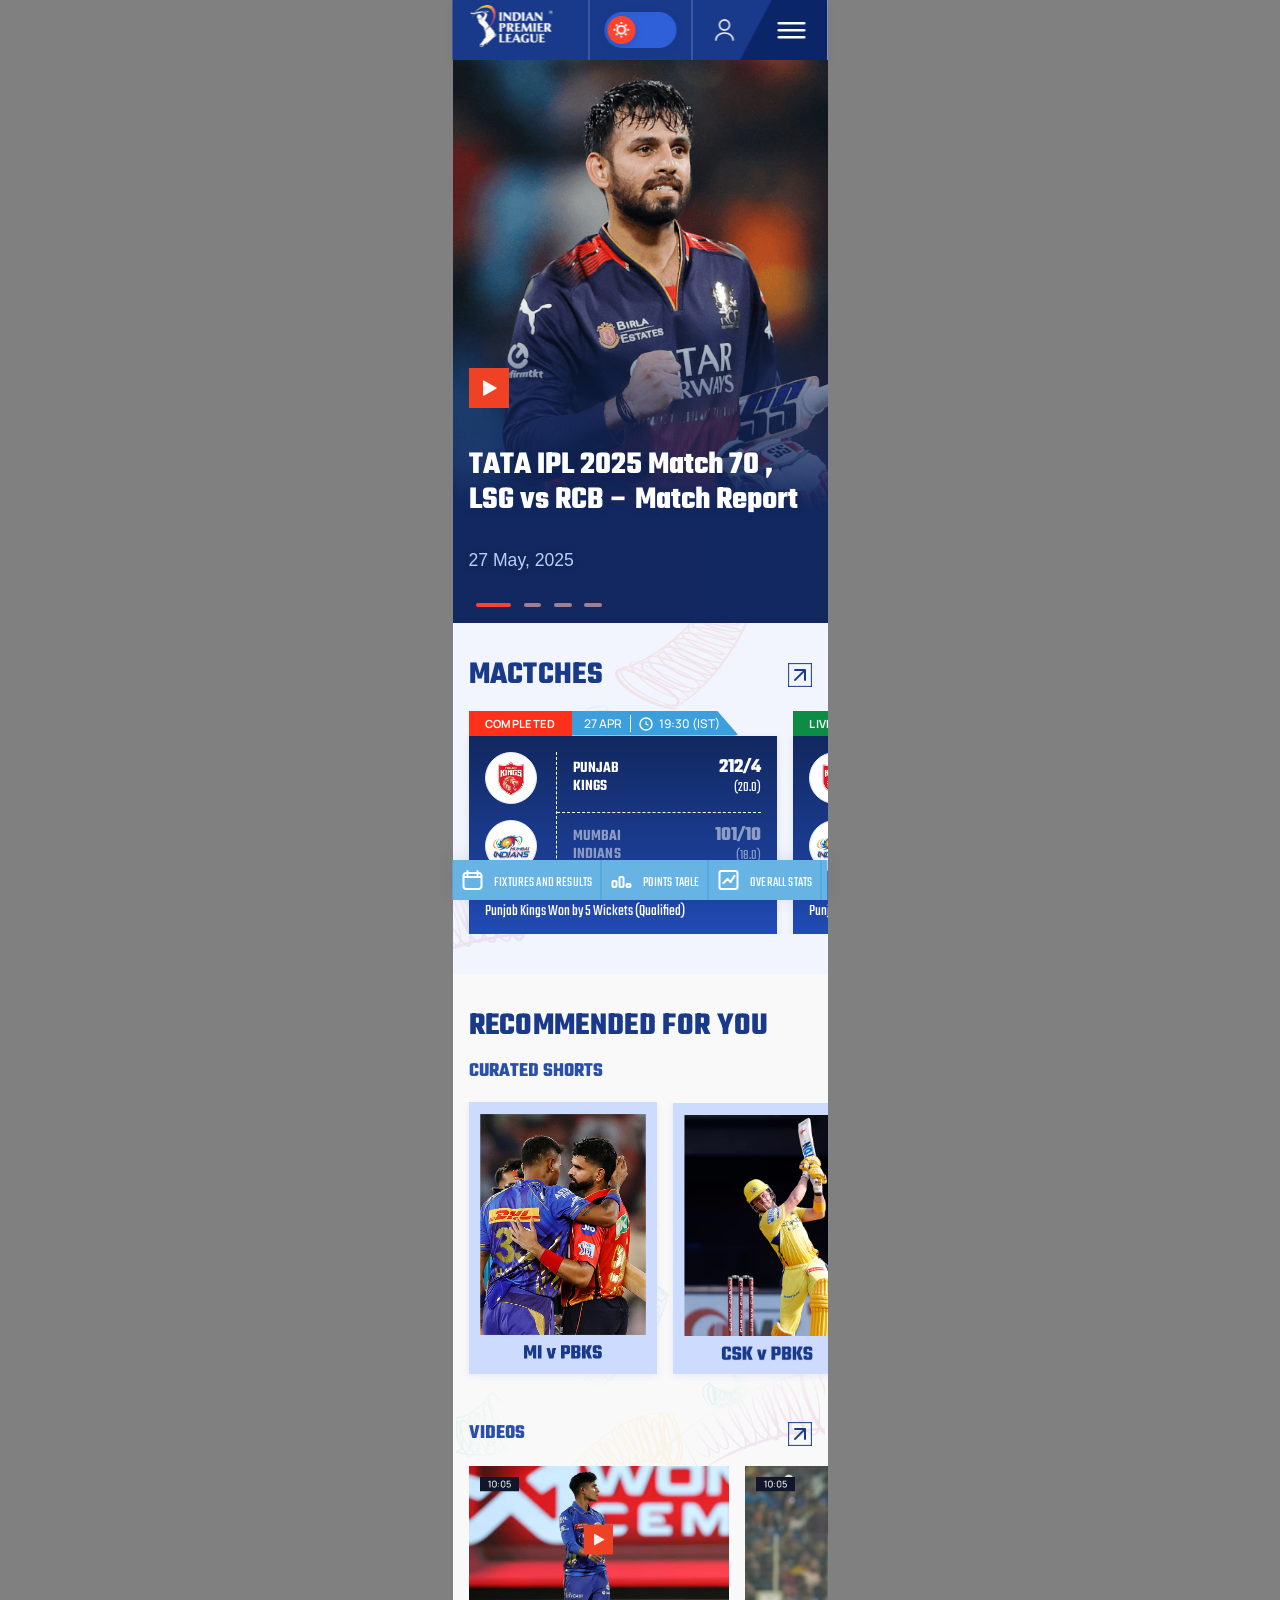
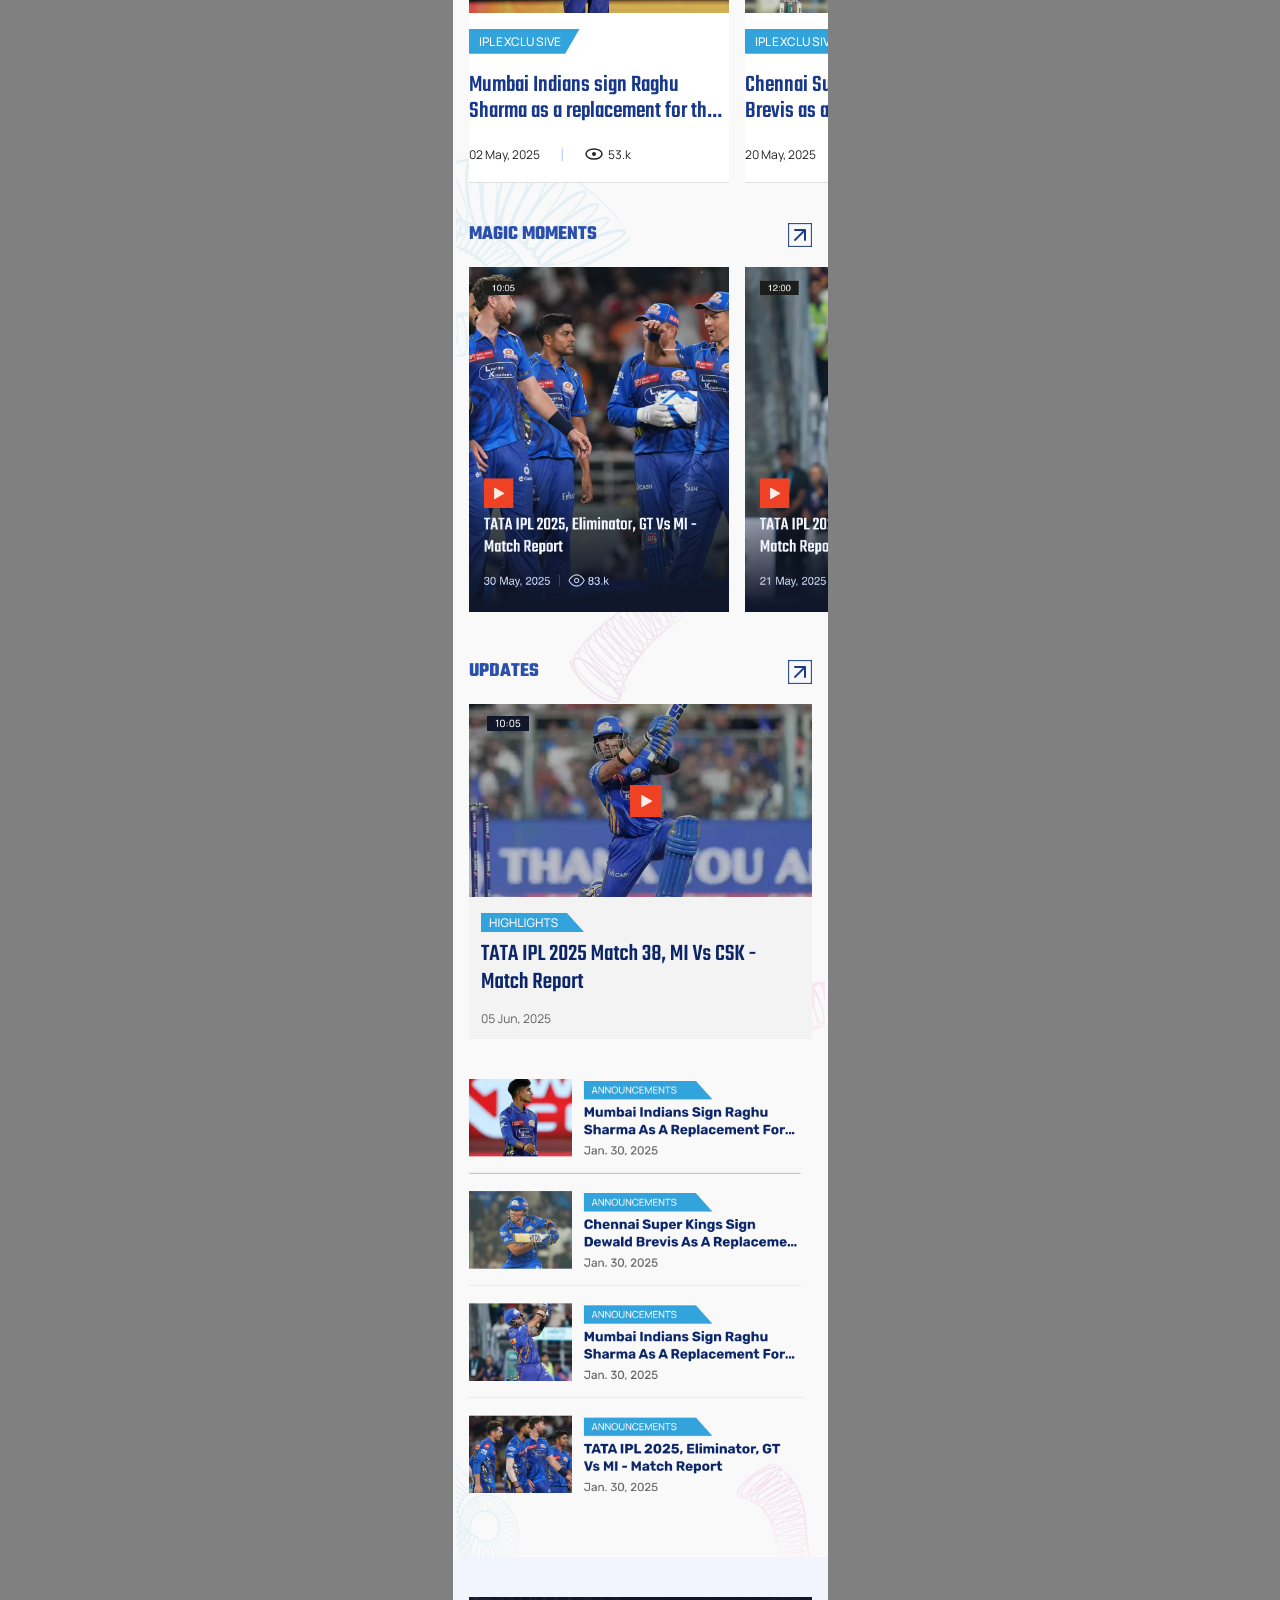
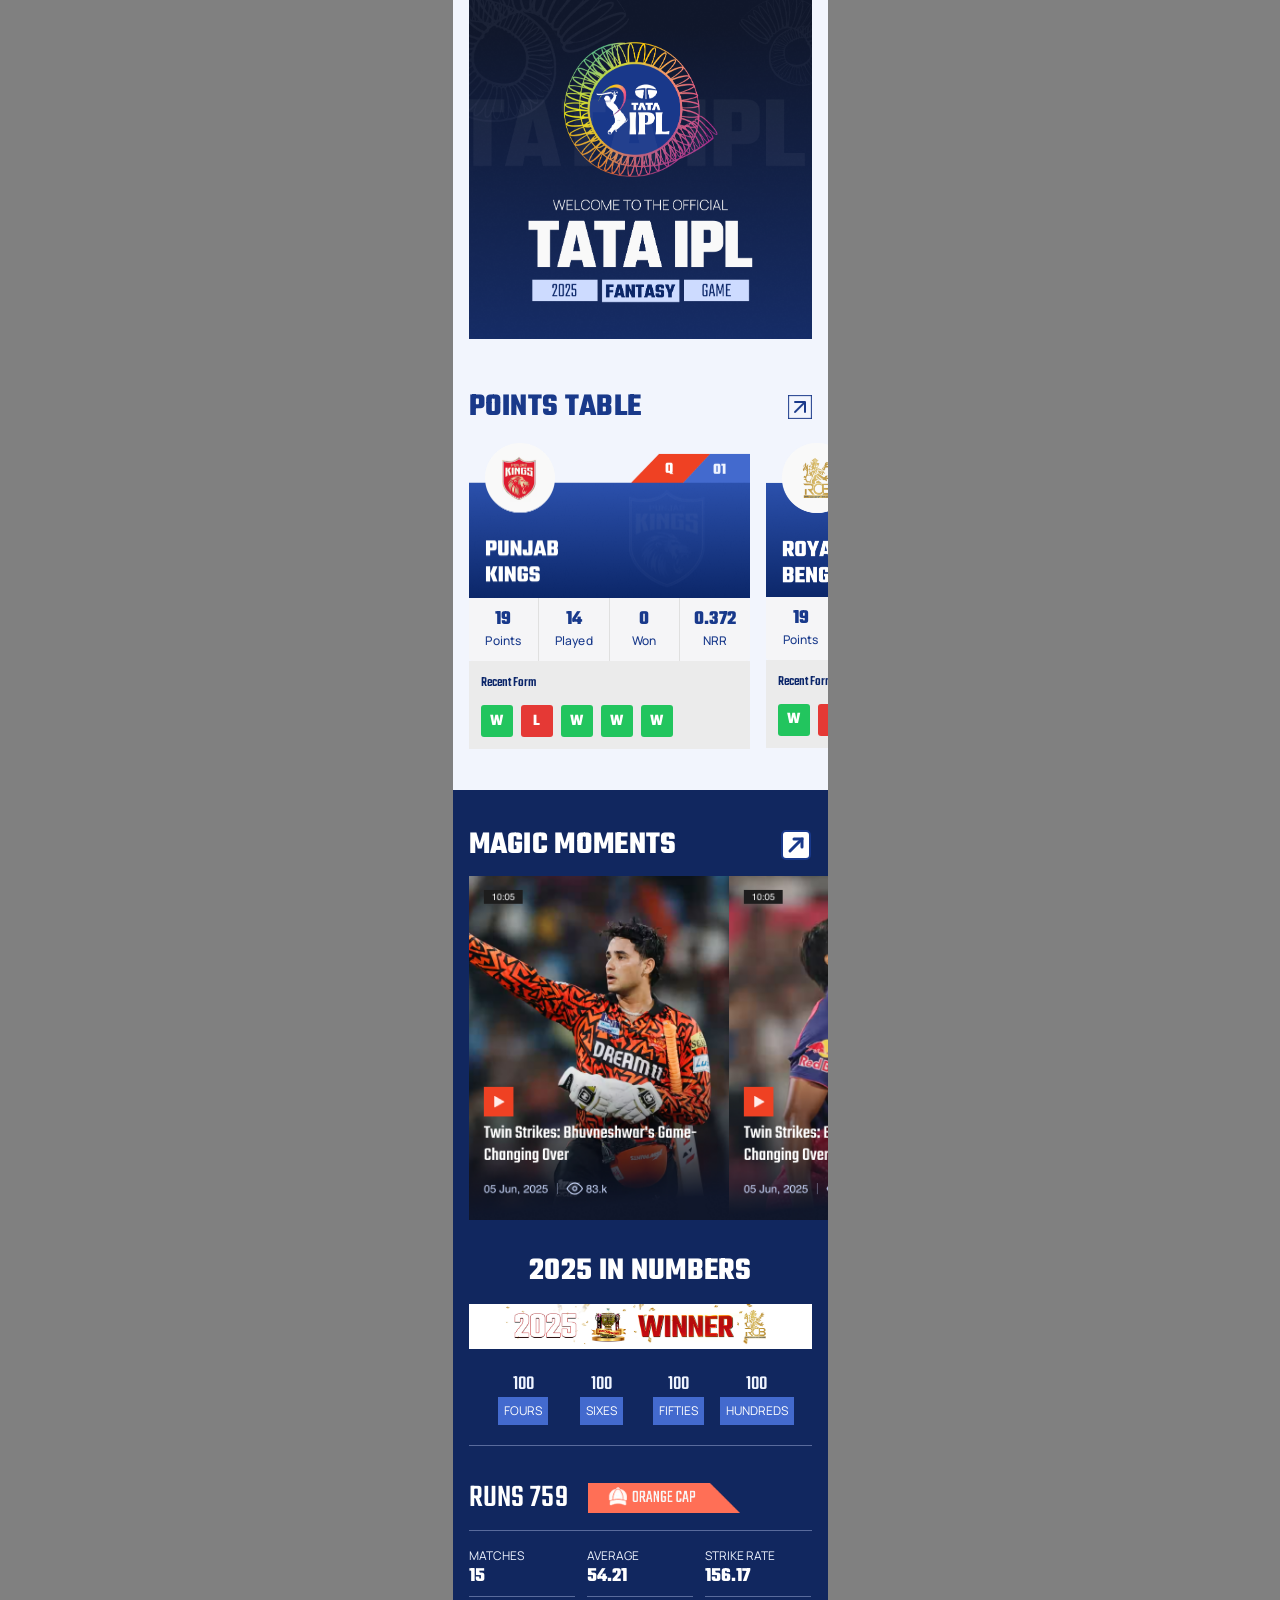
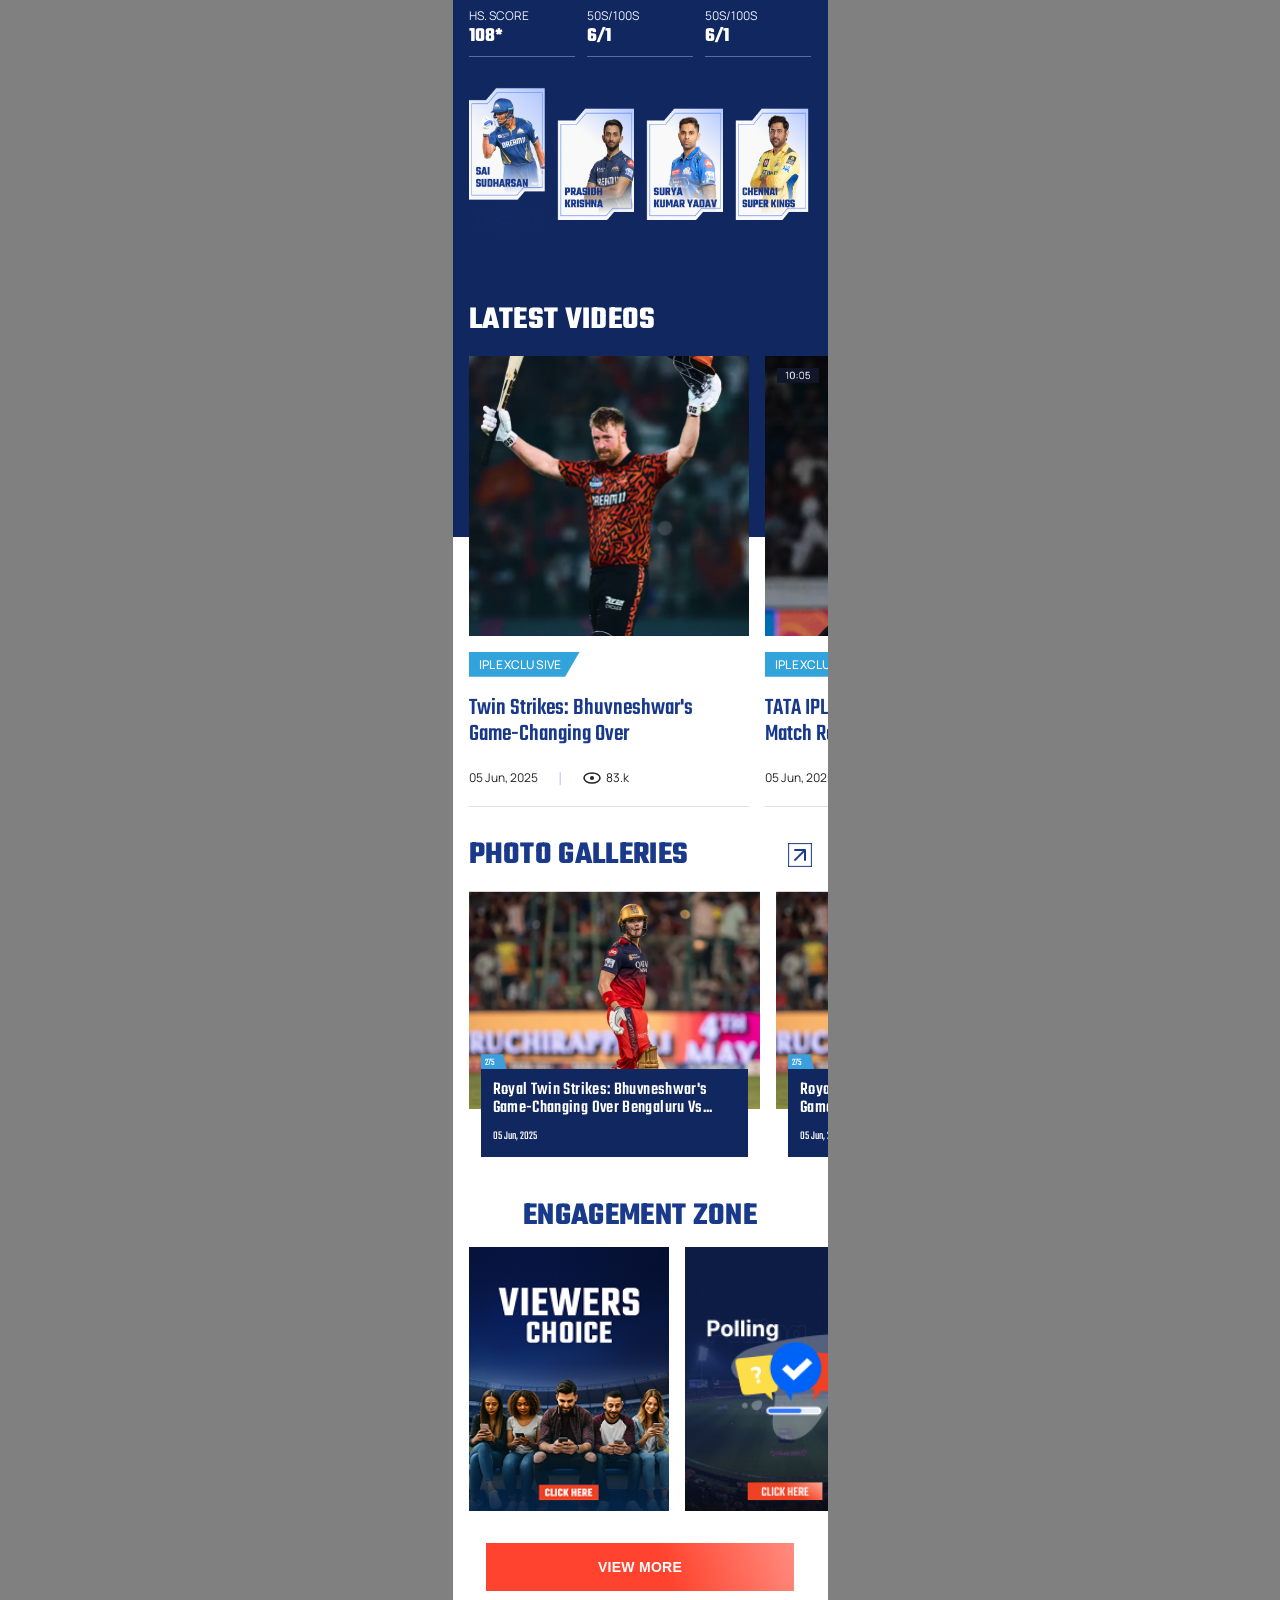
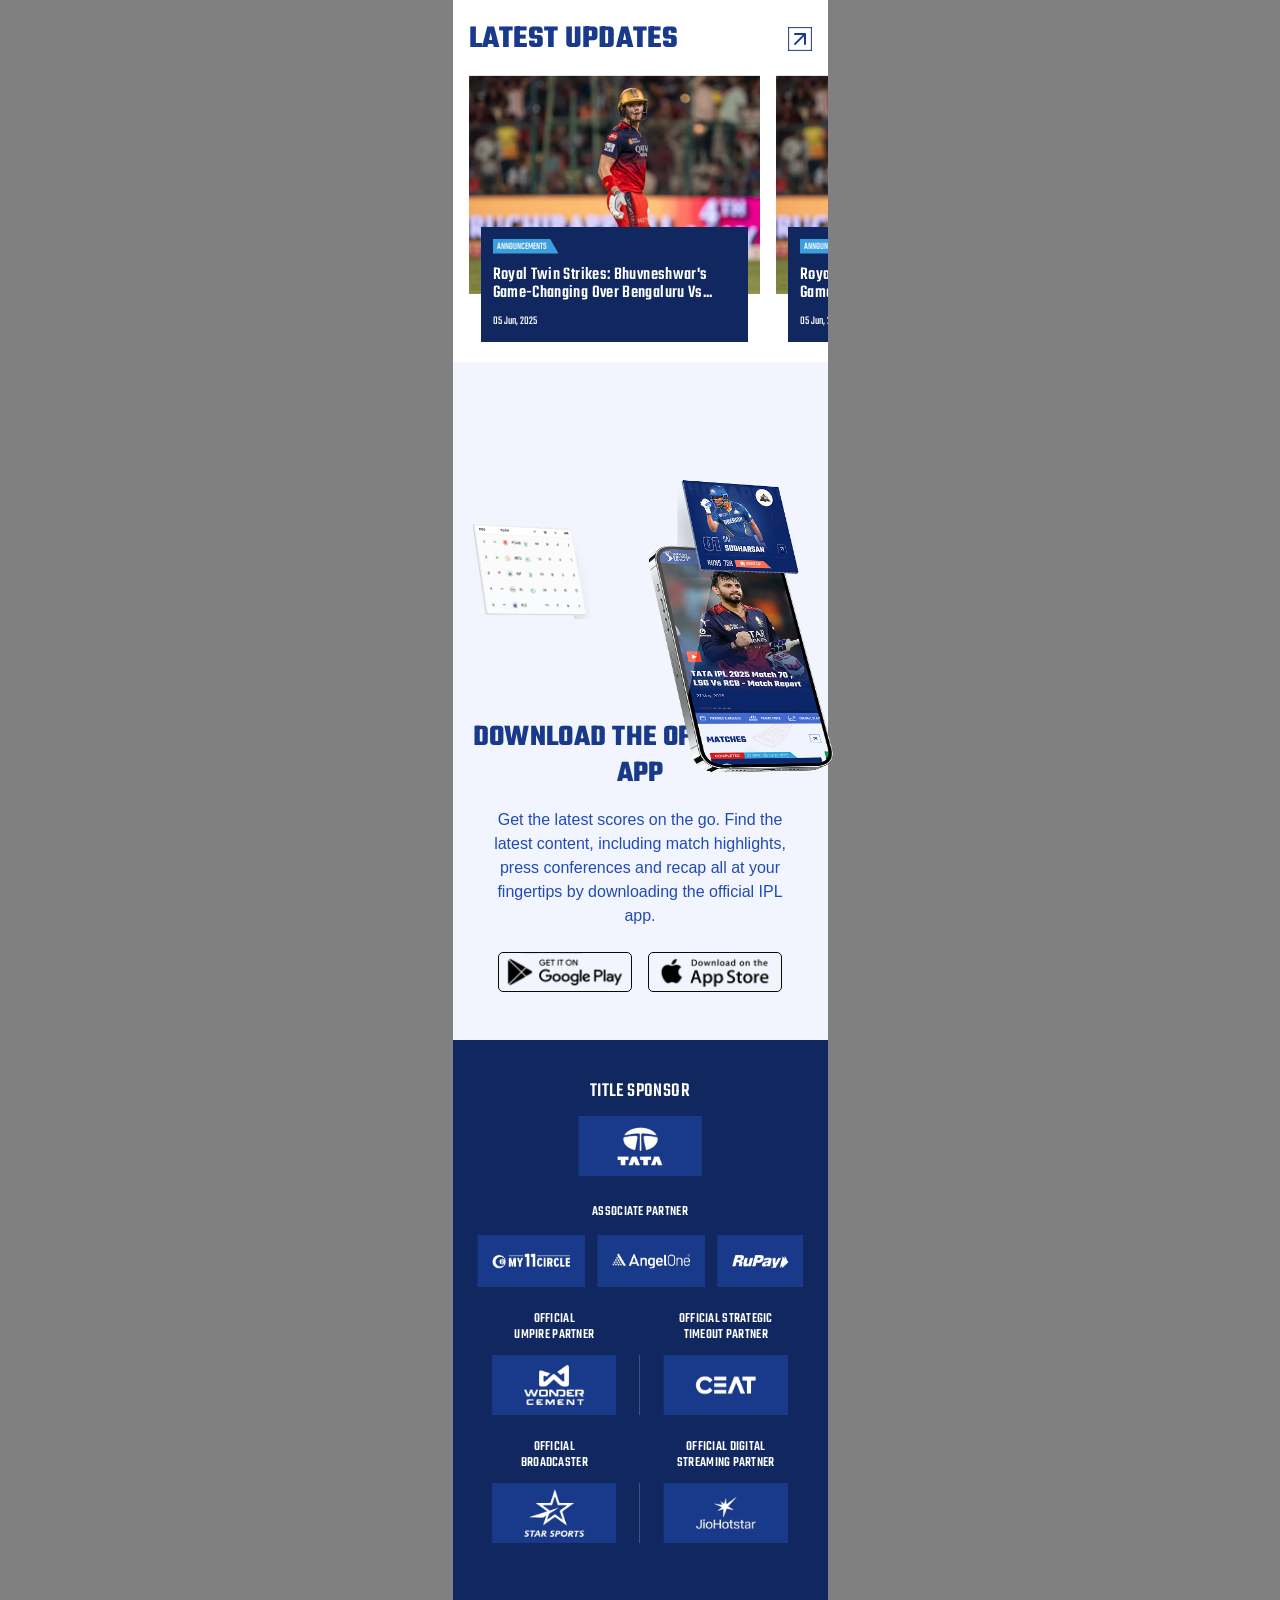
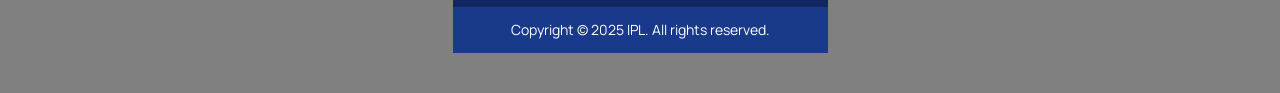
<file: ipl/post-login.html>
<!DOCTYPE html>
<html lang="en">

<head>
    <meta charset="UTF-8">
    <meta name="viewport" content="width=device-width, initial-scale=1.0">
    <title>Indian Premier League</title>
    <link rel="icon" type="image/png" href="/ipl/assets/favicon/favicon-96x96.png" sizes="96x96" />
    <link rel="icon" type="image/svg+xml" href="/ipl/assets/favicon/favicon.svg" />
    <link rel="shortcut icon" href="/ipl/assets/favicon/favicon.ico" />
    <link rel="apple-touch-icon" sizes="180x180" href="/ipl/assets/favicon/apple-touch-icon.png" />
    <link rel="manifest" href="/ipl/assets/favicon/site.webmanifest" />
    <link rel="stylesheet" href="https://cdn.jsdelivr.net/npm/swiper@11/swiper-bundle.min.css" />

    <!-- <link rel="stylesheet" href="/assets/css/styles.css?v=1.5"> -->
    <link rel="stylesheet" href="/ipl/assets/css/styles.css?v=1.14">
</head>

<body>
    <div class="main">
        <!-- header -->
        <nav class="navbar">
            <!-- <div class="navbar__logo">
                <img src="/ipl/assets/images/ipl-n.png?v=1.1" alt="Indian Premier League Logo">
            </div> -->
            <div class="navbar__actions">
                <div class="navbar__logo">
                    <a href="/ipl/index.html" title="Indian Premier League">
                        <img src="/ipl/assets/images/ipl-n.png?v=1.1" alt="Indian Premier League Logo">
                    </a>
                </div>
                <div class="nav-actions-wrap">
                    <div class="nav-border">
                        <div class="navbar__switch" id="theme-toggle" tabindex="0" aria-label="Toggle light/dark mode">
                            <span class="toggle-knob">
                                <span class="icon-sun">
                                    <!-- Sun SVG -->
                                    <svg width="18" height="18" viewBox="0 0 18 18" fill="none"
                                        xmlns="http://www.w3.org/2000/svg">
                                        <circle cx="9" cy="9" r="4" stroke="white" stroke-width="2" fill="none" />
                                        <g stroke="white" stroke-width="2">
                                            <line x1="9" y1="1" x2="9" y2="3" />
                                            <line x1="9" y1="15" x2="9" y2="17" />
                                            <line x1="1" y1="9" x2="3" y2="9" />
                                            <line x1="15" y1="9" x2="17" y2="9" />
                                            <line x1="3.64" y1="3.64" x2="5.05" y2="5.05" />
                                            <line x1="12.95" y1="12.95" x2="14.36" y2="14.36" />
                                            <line x1="3.64" y1="14.36" x2="5.05" y2="12.95" />
                                            <line x1="12.95" y1="5.05" x2="14.36" y2="3.64" />
                                        </g>
                                    </svg>
                                </span>
                            </span>
                            <span class="toggle-knob toggle-knob-dark">
                                <span class="icon-moon">
                                    <!-- Moon SVG -->
                                    <svg width="18" height="18" viewBox="0 0 18 18" fill="none"
                                        xmlns="http://www.w3.org/2000/svg">
                                        <path d="M14.5 11.5A6 6 0 016.5 3.5a5 5 0 108 8z" stroke="white"
                                            stroke-width="2" fill="none" />
                                    </svg>
                                </span>
                            </span>

                            </span>
                        </div>
                    </div>
                    <div class="navbar__profile">
                        <a href="/ipl/login.html">
                            <!-- User profile SVG icon -->
                            <img src="/ipl/assets/images/user.png?v=1.1" alt="User Profile">
                        </a>
                    </div>
                </div>
                <button class="navbar__toggle" aria-label="Toggle menu" aria-expanded="false"
                    aria-controls="navbar-menu">
                    <span class="icon-hamburger">
                        <!-- Hamburger SVG -->
                        <svg width="28" height="28" viewBox="0 0 28 28" fill="none" xmlns="http://www.w3.org/2000/svg">
                            <rect y="6" width="28" height="2.5" rx="1.25" fill="white" />
                            <rect y="13" width="28" height="2.5" rx="1.25" fill="white" />
                            <rect y="20" width="28" height="2.5" rx="1.25" fill="white" />
                        </svg>
                    </span>
                    <span class="icon-close">
                        <!-- Close SVG -->
                        <svg width="28" height="28" viewBox="0 0 28 28" fill="none" xmlns="http://www.w3.org/2000/svg">
                            <line x1="6" y1="6" x2="22" y2="22" stroke="white" stroke-width="2.5"
                                stroke-linecap="round" />
                            <line x1="22" y1="6" x2="6" y2="22" stroke="white" stroke-width="2.5"
                                stroke-linecap="round" />
                        </svg>
                    </span>
                </button>
            </div>
            <div class="navbar__menu" id="navbar-menu">
                <div class="navbar__search">
                    <input type="text" placeholder="Search and press Enter" />
                    <span class="navbar__search-icon">
                        <!-- Search SVG -->
                        <svg width="20" height="20" fill="none" viewBox="0 0 20 20">
                            <circle cx="9" cy="9" r="7" stroke="#888" stroke-width="2" />
                            <line x1="14.5" y1="14.5" x2="19" y2="19" stroke="#888" stroke-width="2"
                                stroke-linecap="round" />
                        </svg>
                    </span>
                </div>
                <ul class="navbar__links">
                    <li class="active"><a href="#">HOME</a></li>
                    <li><a href="#">MATCHES</a></li>
                    <li><a href="#">POINTS TABLE</a></li>
                    <li class="has-submenu">
                        <div class="navbar__submenu-header">
                            <a href="#">TEAMS</a>
                            <span class="chevron">
                                <svg width="16" height="16" viewBox="0 0 16 16" fill="none">
                                    <polyline points="4,6 8,10 12,6" stroke="var(--chevron-stroke, #222)"
                                        stroke-width="2" fill="none" stroke-linecap="round" stroke-linejoin="round" />
                                </svg>
                            </span>
                        </div>
                        <div class="navbar__submenu">
                            <ul>
                                <li><a href="#">Mumbai Indians</a></li>
                                <li><a href="#">Chennai Super Kings</a></li>
                                <li><a href="#">Royal Challengers Bangalore</a></li>
                                <li><a href="#">Kolkata Knight Riders</a></li>
                                <li><a href="#">Delhi Capitals</a></li>
                            </ul>
                        </div>
                    </li>
                    <li><a href="#">FANTASY</a></li>
                    <li class="has-submenu">
                        <div class="navbar__submenu-header">
                            <a href="#">VIDEOS</a>
                            <span class="chevron">
                                <svg width="16" height="16" viewBox="0 0 16 16" fill="none">
                                    <polyline points="4,6 8,10 12,6" stroke="var(--chevron-stroke, #222)"
                                        stroke-width="2" fill="none" stroke-linecap="round" stroke-linejoin="round" />
                                </svg>
                            </span>
                        </div>
                        <div class="navbar__submenu">
                            <ul>
                                <li><a href="#">Match Highlights</a></li>
                                <li><a href="#">Player Interviews</a></li>
                                <li><a href="#">Behind the Scenes</a></li>
                                <li><a href="#">Best Moments</a></li>
                            </ul>
                        </div>
                    </li>
                    <li><a href="#">NEWS</a></li>
                    <li class="has-submenu">
                        <div class="navbar__submenu-header">
                            <a href="#">STATS</a>
                            <span class="chevron">
                                <svg width="16" height="16" viewBox="0 0 16 16" fill="none">
                                    <polyline points="4,6 8,10 12,6" stroke="var(--chevron-stroke, #222)"
                                        stroke-width="2" fill="none" stroke-linecap="round" stroke-linejoin="round" />
                                </svg>
                            </span>
                        </div>
                        <div class="navbar__submenu">
                            <ul>
                                <li><a href="#">Player Stats</a></li>
                                <li><a href="#">Team Stats</a></li>
                                <li><a href="#">Season Records</a></li>
                                <li><a href="#">All Time Records</a></li>
                            </ul>
                        </div>
                    </li>
                </ul>
                <div class="navbar__menu-footer">
                    <div class="bcci-tv-box">
                        <img src="/ipl/assets/images/bcci.svg" alt="BCCI TV" />
                        <!-- <span>BCCI.TV</span> -->
                        <span class="divider"></span>
                        <img src="/ipl/assets/images/wpl.svg" alt="WPL" />
                    </div>
                    <div class="navbar__footer-row">
                        <div class="navbar__socials">
                            <a href="#" aria-label="Facebook">
                                <!-- Facebook SVG -->
                                <svg width="20" height="20" viewBox="0 0 20 20" fill="none"
                                    xmlns="http://www.w3.org/2000/svg">
                                    <title>Facebook</title>
                                    <rect width="20" height="20" rx="4" fill="#3050A6" />
                                    <path
                                        d="M13.5 10.5H11.5V17H9V10.5H7.5V8.5H9V7.5C9 6.11929 10.1193 5 11.5 5H13V7H12C11.7239 7 11.5 7.22386 11.5 7.5V8.5H13L12.5 10.5Z"
                                        fill="white" />
                                </svg>
                            </a>
                            <a href="#" aria-label="Instagram">
                                <!-- Instagram SVG -->
                                <svg width="20" height="20" viewBox="0 0 20 20" fill="none"
                                    xmlns="http://www.w3.org/2000/svg">
                                    <title>Instagram</title>
                                    <rect width="20" height="20" rx="4" fill="#3050A6" />
                                    <rect x="5" y="5" width="10" height="10" rx="3" stroke="white" stroke-width="1.5" />
                                    <circle cx="10" cy="10" r="2.5" stroke="white" stroke-width="1.5" />
                                    <circle cx="13.5" cy="6.5" r="0.7" fill="white" />
                                </svg>
                            </a>
                            <a href="#" aria-label="Twitter">
                                <!-- Twitter/X SVG -->
                                <svg width="20" height="20" viewBox="0 0 20 20" fill="none"
                                    xmlns="http://www.w3.org/2000/svg">
                                    <title>X (Twitter)</title>
                                    <rect width="20" height="20" rx="4" fill="#3050A6" />
                                    <path d="M6 6L14 14M14 6L6 14" stroke="white" stroke-width="1.5"
                                        stroke-linecap="round" />
                                </svg>
                            </a>
                        </div>
                        <div class="navbar__footer-actions">
                            <button>FAN POLL</button>
                            <button>VIEWERS CHOICE</button>
                        </div>
                    </div>
                </div>
            </div>
        </nav>
        <!-- Desktop Navbar (hidden on mobile) -->
        <nav class="navbar__desktop">
            <div class="navbar__desktop-top">
                <div class="navbar__desktop-bcci">
                    <img src="/ipl/assets/images/bcci.svg" alt="BCCI TV" />
                    BCCI TV
                    <span class="navbar__desktop-wpl">
                        <img src="/ipl/assets/images/wpl.svg" alt="WPL" />
                    </span>
                </div>
                <div class="navbar__desktop-meta">
                    <div class="navbar__desktop-socials">
                        <a href="#" aria-label="Facebook">
                            <!-- Facebook SVG -->
                            <svg width="20" height="20" viewBox="0 0 20 20" fill="none"
                                xmlns="http://www.w3.org/2000/svg">
                                <title>Facebook</title>
                                <rect width="20" height="20" rx="4" fill="#3050A6" />
                                <path
                                    d="M13.5 10.5H11.5V17H9V10.5H7.5V8.5H9V7.5C9 6.11929 10.1193 5 11.5 5H13V7H12C11.7239 7 11.5 7.22386 11.5 7.5V8.5H13L12.5 10.5Z"
                                    fill="white" />
                            </svg>
                        </a>
                        <a href="#" aria-label="Instagram">
                            <!-- Instagram SVG -->
                            <svg width="20" height="20" viewBox="0 0 20 20" fill="none"
                                xmlns="http://www.w3.org/2000/svg">
                                <title>Instagram</title>
                                <rect width="20" height="20" rx="4" fill="#3050A6" />
                                <rect x="5" y="5" width="10" height="10" rx="3" stroke="white" stroke-width="1.5" />
                                <circle cx="10" cy="10" r="2.5" stroke="white" stroke-width="1.5" />
                                <circle cx="13.5" cy="6.5" r="0.7" fill="white" />
                            </svg>
                        </a>
                        <a href="#" aria-label="Twitter">
                            <!-- Twitter/X SVG -->
                            <svg width="20" height="20" viewBox="0 0 20 20" fill="none"
                                xmlns="http://www.w3.org/2000/svg">
                                <title>X (Twitter)</title>
                                <rect width="20" height="20" rx="4" fill="#3050A6" />
                                <path d="M6 6L14 14M14 6L6 14" stroke="white" stroke-width="1.5"
                                    stroke-linecap="round" />
                            </svg>
                        </a>
                    </div>
                    <a href="#" class="navbar__desktop-tickets">GET TICKETS</a>
                    <div class="navbar__switch" id="theme-toggle-desktop" tabindex="0"
                        aria-label="Toggle light/dark mode">
                        <!-- Sun/Moon SVGs as before -->
                    </div>
                    <div class="navbar__profile">
                        <!-- User SVG as before -->
                    </div>
                </div>
            </div>
            <div class="navbar__desktop-bottom">
                <ul class="navbar__desktop-links">
                    <li><a href="#">MATCHES</a></li>
                    <li><a href="#">POINTS TABLE</a></li>
                    <li><a href="#">TEAMS</a></li>
                    <li><a href="#">FANTASY</a></li>
                </ul>
                <div class="navbar__desktop-actions">
                    <button>FAN POLL</button>
                    <button>VIEWERS CHOICE</button>
                    <button class="navbar__desktop-hamburger" id="desktop-hamburger" aria-label="Open mobile menu">
                        <!-- Hamburger SVG as before -->
                    </button>
                    <div class="navbar__desktop-search">
                        <input type="text" placeholder="Search and press Enter" />
                        <span class="navbar__search-icon">
                            <!-- Search SVG as before -->
                        </span>
                    </div>
                </div>
            </div>
        </nav>
        <!-- showcase section start -->
        <div class="swiper match-report-swiper">
            <div class="swiper-wrapper">
                <!-- Slide 1 -->
                <div class="swiper-slide">
                    <div class="match-card">
                        <img src="/ipl/assets/images/showcase-1.png?v=1.2" alt="Match" class="match-card__img" />
                        <div class="match-card__overlay">
                            <div class="match-card__content">
                                <img src="/ipl/assets/images/play-showcase.png?v=1.1" alt="Match" class="play-logo" />
                                <h2 class="match-card__title">TATA IPL 2025 Match 70 , LSG vs RCB – Match Report</h2>
                                <div class="match-card__date">27 May, 2025</div>
                            </div>
                        </div>
                    </div>
                </div>
                <div class="swiper-slide">
                    <div class="match-card">
                        <img src="/ipl/assets/images/showcase-2.png?v=1.2" alt="Match" class="match-card__img" />
                        <div class="match-card__overlay">
                            <div class="match-card__content">
                                <img src="/ipl/assets/images/play-showcase.png?v=1.1" alt="Match" class="play-logo" />
                                <h2 class="match-card__title">TATA IPL 2025 Match 70 , LSG vs RCB – Match Report</h2>
                                <div class="match-card__date">27 May, 2025</div>
                            </div>
                        </div>
                    </div>
                </div>
                <div class="swiper-slide">
                    <div class="match-card">
                        <img src="/ipl/assets/images/showcase-3.png?v=1.2" alt="Match" class="match-card__img" />
                        <div class="match-card__overlay">
                            <div class="match-card__content">
                                <img src="/ipl/assets/images/play-showcase.png?v=1.1" alt="Match" class="play-logo" />
                                <h2 class="match-card__title">TATA IPL 2025 Match 70 , LSG vs RCB – Match Report</h2>
                                <div class="match-card__date">27 May, 2025</div>
                            </div>
                        </div>
                    </div>
                </div>
                <div class="swiper-slide">
                    <div class="match-card">
                        <img src="/ipl/assets/images/showcase-2.png?v=1.1" alt="Match" class="match-card__img" />
                        <div class="match-card__overlay">
                            <div class="match-card__content">
                                <img src="/ipl/assets/images/play-showcase.png?v=1.1" alt="Match" class="play-logo" />
                                <h2 class="match-card__title">TATA IPL 2025 Match 70 , LSG vs RCB – Match Report</h2>
                                <div class="match-card__date">27 May, 2025</div>
                            </div>
                        </div>
                    </div>
                </div>
            </div>
            <div class="swiper-pagination"></div>
        </div>
        <!-- Match Card Section Start -->
        <section class="match-card-section" id="fixtures">
            <div class="announcement-header">
                <h2 class="announcement-title">mactches</h2>
                <a href="#" class="announcement-link">
                    <img src="/ipl/assets/images/up-right.png?v=1.2" alt="Arrow Right"
                        class="arrow-icon arrow-icon-light" />
                    <img src="/ipl/assets/images/up-right-w.png?v=1.1" alt="Arrow Right"
                        class="arrow-icon arrow-icon-dark" />
                </a>
            </div>
            <div class="match-card-list">
                <div class="match-card-box">
                    <div class="match-card-box__header">
                        <span class="match-card-box__status match-card-box__status--completed">COMPLETED</span>
                        <div class="match-status">
                            <span class="match-card-box__date">27 APR</span>
                            <span class="match-card-box__time">
                                <svg class="match-card-box__clock" width="14" height="14" viewBox="0 0 14 14"
                                    fill="none" xmlns="http://www.w3.org/2000/svg"
                                    style="vertical-align:middle;margin-right:0.2rem;">
                                    <circle cx="7" cy="7" r="6" stroke="#fff" stroke-width="1.5" fill="none" />
                                    <path d="M7 4.5V7L9 8" stroke="#fff" stroke-width="1.2" stroke-linecap="round" />
                                </svg>
                                19:30 (IST)
                            </span>
                        </div>
                    </div>
                    <div class="match-card-box__body">
                        <div class="match-card-box__team match-card-box__team--top">
                            <img src="/ipl/assets/images/team/pbks.png?v=1.1" alt="Punjab Kings"
                                class="match-card-box__team-logo" />
                            <img src="/ipl/assets/images/team/mi.png?v=1.1" alt="Mumbai Indians"
                                class="match-card-box__team-logo" />
                        </div>
                        <div class="match-card-box__team match-card-box__team--bottom">
                            <div class="match-card-box__score-wrapper">
                                <span class="match-card-box__team-name">PUNJAB <span>KINGS</span></span>
                                <span class="match-card-box__score">212/4 <span
                                        class="match-card-box__overs">(20.0)</span></span>
                            </div>
                            <div class="match-card-box__score-wrapper winner">
                                <span class="match-card-box__team-name">MUMBAI <span>INDIANS</span></span>
                                <span class="match-card-box__score">101/10 <span
                                        class="match-card-box__overs">(18.0)</span></span>
                            </div>
                        </div>
                    </div>
                    <div class="match-card-box__footer">
                        Punjab Kings Won by 5 Wickets (Qualified)
                    </div>
                </div>
                <div class="match-card-box">
                    <div class="match-card-box__header">
                        <span class="match-card-box__status match-card-box__status--live">LIVE</span>
                        <div class="match-status">
                            <span class="match-card-box__date">27 APR</span>
                            <span class="match-card-box__time">
                                <svg class="match-card-box__clock" width="14" height="14" viewBox="0 0 14 14"
                                    fill="none" xmlns="http://www.w3.org/2000/svg"
                                    style="vertical-align:middle;margin-right:0.2rem;">
                                    <circle cx="7" cy="7" r="6" stroke="#fff" stroke-width="1.5" fill="none" />
                                    <path d="M7 4.5V7L9 8" stroke="#fff" stroke-width="1.2" stroke-linecap="round" />
                                </svg>
                                19:30 (IST)
                            </span>
                        </div>
                    </div>
                    <div class="match-card-box__body">
                        <div class="match-card-box__team match-card-box__team--top">
                            <img src="/ipl/assets/images/team/pbks.png?v=1.1" alt="Punjab Kings"
                                class="match-card-box__team-logo" />
                            <img src="/ipl/assets/images/team/mi.png?v=1.1" alt="Mumbai Indians"
                                class="match-card-box__team-logo" />
                        </div>
                        <div class="match-card-box__team match-card-box__team--bottom">
                            <div class="match-card-box__score-wrapper">
                                <span class="match-card-box__team-name">PUNJAB <span>KINGS</span></span>
                                <span class="match-card-box__score">212/4 <span
                                        class="match-card-box__overs">(20.0)</span></span>
                            </div>
                            <div class="match-card-box__score-wrapper winner">
                                <span class="match-card-box__team-name">MUMBAI <span>INDIANS</span></span>
                                <span class="match-card-box__score">101/10 <span
                                        class="match-card-box__overs">(18.0)</span></span>
                            </div>
                        </div>
                    </div>
                    <div class="match-card-box__footer">
                        Punjab Kings Won by 5 Wickets (Qualified)
                    </div>
                </div>
                <div class="match-card-box">
                    <div class="match-card-box__header">
                        <span class="match-card-box__status match-card-box__status--upcoming">UPCOMING</span>
                        <div class="match-status">
                            <span class="match-card-box__date">27 APR</span>
                            <span class="match-card-box__time">
                                <svg class="match-card-box__clock" width="14" height="14" viewBox="0 0 14 14"
                                    fill="none" xmlns="http://www.w3.org/2000/svg"
                                    style="vertical-align:middle;margin-right:0.2rem;">
                                    <circle cx="7" cy="7" r="6" stroke="#fff" stroke-width="1.5" fill="none" />
                                    <path d="M7 4.5V7L9 8" stroke="#fff" stroke-width="1.2" stroke-linecap="round" />
                                </svg>
                                19:30 (IST)
                            </span>
                        </div>
                    </div>
                    <div class="match-card-box__body">
                        <div class="match-card-box__team match-card-box__team--top">
                            <img src="/ipl/assets/images/team/pbks.png?v=1.1" alt="Punjab Kings"
                                class="match-card-box__team-logo" />
                            <img src="/ipl/assets/images/team/mi.png?v=1.1" alt="Mumbai Indians"
                                class="match-card-box__team-logo" />
                        </div>
                        <div class="match-card-box__team match-card-box__team--bottom">
                            <div class="match-card-box__score-wrapper">
                                <span class="match-card-box__team-name">PUNJAB <span>KINGS</span></span>
                            </div>
                            <div class="match-card-box__score-wrapper">
                                <span class="match-card-box__team-name">MUMBAI <span>INDIANS</span></span>
                            </div>
                        </div>
                    </div>
                    <div class="match-card-box__footer">
                        Narendra Modi Stadium
                        <a class="buy-tickets">BUY TICKETS</a>
                    </div>
                </div>
            </div>
        </section>
        <!-- Match Card Section End -->

        <section class="recommended-section">
            <div class="announcement-header">
                <h2 class="announcement-title">recommended for you</h2>
            </div>
            <!-- recommended curated shorts -->
            <div class="recommended-content">
                <!-- shorts section start -->
                <section class="shorts-section recommended-shorts-section" id="recommended-short-videos">
                    <div class="announcement-header recommended-header">
                        <h2 class="recommended-title">curated shorts</h2>
                    </div>
                    <div class="shorts-list">
                        <div class="shorts-item">
                            <img src="/ipl/assets/images/shorts/1.png?v=1.1" alt="MI v PBKS" />
                        </div>
                        <div class="shorts-item">
                            <img src="/ipl/assets/images/shorts/2.png?v=1.1" alt="MI v DC" />
                        </div>
                        <div class="shorts-item">
                            <img src="/ipl/assets/images/shorts/3.png?v=1.1" alt="MI v SRH" />
                        </div>
                        <div class="shorts-item">
                            <img src="/ipl/assets/images/shorts/4.png?v=1.1" alt="MI v RCB" />
                        </div>
                        <div class="shorts-item">
                            <img src="/ipl/assets/images/shorts/5.png?v=1.1" alt="MI v RR" />
                        </div>
                        <div class="shorts-item">
                            <img src="/ipl/assets/images/shorts/6.png?v=1.1" alt="MI v RR" />
                        </div>
                        <!-- Add more shorts-item blocks as needed -->
                    </div>
                </section>
                <!-- shorts section end -->
            </div>

            <!-- recommended videos -->
            <div class="recommended-content">
                <!-- videos section start -->
                <section class="videos-section recommended-videos-section" id="recommended-videos">
                    <div class="announcement-header recommended-header">
                        <h2 class="recommended-title">videos</h2>
                        <a href="#" class="announcement-link">
                            <img src="/ipl/assets/images/up-right.png?v=1.2" alt="Arrow Right"
                                class="arrow-icon arrow-icon-light" />
                            <img src="/ipl/assets/images/up-right-w.png?v=1.1" alt="Arrow Right"
                                class="arrow-icon arrow-icon-dark" />
                        </a>
                    </div>
                    <div class="videos-list recommended-videos-list">
                        <div class="video-item">
                            <div class="video-thumb">
                                <img src="/ipl/assets/images/videos/video-card-1.png?v=1.1"
                                    alt="Mumbai Indians Sign Raghu Sharma" />
                            </div>
                            <div class="ipl-exclusive-card">
                                <div class="ipl-exclusive-tag">IPL EXCLUSIVE</div>
                                <h2 class="ipl-exclusive-title">
                                    Mumbai Indians sign Raghu Sharma as a replacement for the injured Vignesh Puthur
                                </h2>
                                <div class="ipl-exclusive-meta">
                                    <span class="ipl-exclusive-date"> 02 May, 2025</span>
                                    <span class="ipl-exclusive-sep">|</span>
                                    <span class="ipl-exclusive-views">
                                        <svg class="ipl-eye-icon" width="20" height="20" viewBox="0 0 20 20"
                                            fill="none">
                                            <ellipse cx="10" cy="10" rx="8" ry="5" stroke="currentColor"
                                                stroke-width="1.5" />
                                            <circle cx="10" cy="10" r="2" fill="currentColor" />
                                        </svg>
                                        53.k
                                    </span>
                                </div>
                            </div>
                        </div>
                        <div class="video-item">
                            <div class="video-thumb">
                                <img src="/ipl/assets/images/videos/video-card-2.png?v=1.1"
                                    alt="Chennai Super Kings sign Dewald Brevis" />
                            </div>
                            <div class="ipl-exclusive-card">
                                <div class="ipl-exclusive-tag">IPL EXCLUSIVE</div>
                                <h2 class="ipl-exclusive-title">
                                    Chennai Super Kings sign Dewald Brevis as a replacement for the injured Gurjapneet
                                    Singh
                                </h2>
                                <div class="ipl-exclusive-meta">
                                    <span class="ipl-exclusive-date">20 May, 2025</span>
                                    <span class="ipl-exclusive-sep">|</span>
                                    <span class="ipl-exclusive-views">
                                        <svg class="ipl-eye-icon" width="20" height="20" viewBox="0 0 20 20"
                                            fill="none">
                                            <ellipse cx="10" cy="10" rx="8" ry="5" stroke="currentColor"
                                                stroke-width="1.5" />
                                            <circle cx="10" cy="10" r="2" fill="currentColor" />
                                        </svg>
                                        1.2M
                                    </span>
                                </div>
                            </div>
                        </div>
                        <div class="video-item">
                            <div class="video-thumb">
                                <img src="/ipl/assets/images/videos/video-card-3.png?v=1.1"
                                    alt="Code of Conduct Breach - Match 9 - GTvMI" />
                            </div>
                            <div class="ipl-exclusive-card">
                                <div class="ipl-exclusive-tag">IPL EXCLUSIVE</div>
                                <h2 class="ipl-exclusive-title">
                                    Code of Conduct Breach - Match 9 - GTvMI
                                </h2>
                                <div class="ipl-exclusive-meta">
                                    <span class="ipl-exclusive-date">12 Apr, 2025</span>
                                    <span class="ipl-exclusive-sep">|</span>
                                    <span class="ipl-exclusive-views">
                                        <svg class="ipl-eye-icon" width="20" height="20" viewBox="0 0 20 20"
                                            fill="none">
                                            <ellipse cx="10" cy="10" rx="8" ry="5" stroke="currentColor"
                                                stroke-width="1.5" />
                                            <circle cx="10" cy="10" r="2" fill="currentColor" />
                                        </svg>
                                        34.k
                                    </span>
                                </div>
                            </div>
                        </div>
                        <div class="video-item">
                            <div class="video-thumb">
                                <img src="/ipl/assets/images/videos/video-card-4.png?v=1.1"
                                    alt="Match 03 - TATA IPL 2025: CSK vs MI" />
                            </div>
                            <div class="ipl-exclusive-card">
                                <div class="ipl-exclusive-tag">IPL EXCLUSIVE</div>
                                <h2 class="ipl-exclusive-title">

                                    Game-Changing OverMatch 03 - TATA IPL 2025:
                                    CSK vs MI
                                </h2>
                                <div class="ipl-exclusive-meta">
                                    <span class="ipl-exclusive-date">05 Jun, 2025</span>
                                    <span class="ipl-exclusive-sep">|</span>
                                    <span class="ipl-exclusive-views">
                                        <svg class="ipl-eye-icon" width="20" height="20" viewBox="0 0 20 20"
                                            fill="none">
                                            <ellipse cx="10" cy="10" rx="8" ry="5" stroke="currentColor"
                                                stroke-width="1.5" />
                                            <circle cx="10" cy="10" r="2" fill="currentColor" />
                                        </svg>
                                        83.k
                                    </span>
                                </div>
                            </div>
                        </div>
                        <!-- <div class="video-item">
                            <div class="video-thumb">
                                <img src="/ipl/assets/images/videos/video-card-5.png?v=1.1" alt="Match 63 - TATA IPL 2025: MI vs DC" />
                            </div>
                        </div> -->
                    </div>
                </section>
                <!-- videos section end -->
            </div>

            <!-- recommended magic moments -->
            <div class="recommended-content">
                <section class="recommended-magic-moments-section" id="recommended-magic-moments">
                    <div class="announcement-header recommended-header">
                        <h2 class="recommended-title">magic moments</h2>
                        <a href="#" class="announcement-link">
                            <img src="/ipl/assets/images/up-right.png?v=1.2" alt="Arrow Right"
                                class="arrow-icon arrow-icon-light" />
                            <img src="/ipl/assets/images/up-right-w.png?v=1.1" alt="Arrow Right"
                                class="arrow-icon arrow-icon-dark" />
                        </a>
                    </div>
                    <div class="moments-list">
                        <div class="moment-item">
                            <img src="/ipl/assets/images/moments/moments-card-1.png?v=1.1" alt="Magic Moments 1" />
                        </div>
                        <div class="moment-item">
                            <img src="/ipl/assets/images/moments/moments-card-2.png?v=1.1" alt="Magic Moments 2" />
                        </div>
                        <div class="moment-item">
                            <img src="/ipl/assets/images/moments/moments-card-3.png?v=1.1" alt="Magic Moments 3" />
                        </div>
                        <div class="moment-item">
                            <img src="/ipl/assets/images/moments/moments-card-4.png?v=1.1" alt="Magic Moments 4" />
                        </div>
                        <div class="moment-item">
                            <img src="/ipl/assets/images/moments/moments-card-5.png?v=1.1" alt="Magic Moments 5" />
                        </div>
                        <div class="moment-item">
                            <img src="/ipl/assets/images/moments/moments-card-6.png?v=1.1" alt="Magic Moments 6" />
                        </div>
                    </div>
                </section>
            </div>

            <!-- recommended updates -->
            <div class="recommended-content">
                <section class="recommended-updates-section" id="recommended-updates">
                    <div class="announcement-header recommended-header">
                        <h2 class="recommended-title">updates</h2>
                        <a href="#" class="announcement-link">
                            <img src="/ipl/assets/images/up-right.png?v=1.2" alt="Arrow Right"
                                class="arrow-icon arrow-icon-light" />
                            <img src="/ipl/assets/images/up-right-w.png?v=1.1" alt="Arrow Right"
                                class="arrow-icon arrow-icon-dark" />
                        </a>
                    </div>
                    <div class="updates-list recommended-updates-list">
                        <div class="updates-item recommended-updates-item">
                            <img src="/ipl/assets/images/latest-updates/updates-card-1.png?v=1.1" alt="Update 1"
                                class="recommended-updates-img updates-img-light" />
                            <img src="/ipl/assets/images/latest-updates/updates-card-1-dark.png?v=1.1"
                                alt="Update 1 Dark" class="recommended-updates-img updates-img-dark" />
                        </div>
                        <div class="updates-item recommended-updates-item">
                            <img src="/ipl/assets/images/latest-updates/updates-card-2.png?v=1.1" alt="Update 2"
                                class="recommended-updates-img updates-img-light" />
                            <img src="/ipl/assets/images/latest-updates/updates-card-2-dark.png?v=1.1"
                                alt="Update 2 Dark" class="recommended-updates-img updates-img-dark" />
                        </div>
                    </div>
                </section>
            </div>
        </section>

        <!-- IPL Banner Start -->
        <section class="ipl-banner">
            <img src="/ipl/assets/images/tata-ipl-banner.png?v=1.1" alt="TATA IPL 2025 Banner"
                class="ipl-banner__img" />
        </section>
        <!-- IPL Banner End -->
        <!-- point table section start -->
        <!-- point table section start -->
        <section class="videos-section point-table-section" id="points-table">
            <div class="announcement-header">
                <h2 class="announcement-title">points table</h2>
                <a href="#" class="announcement-link">
                    <img src="/ipl/assets/images/up-right.png?v=1.2" alt="Arrow Right"
                        class="arrow-icon arrow-icon-light" />
                    <img src="/ipl/assets/images/up-right-w.png?v=1.1" alt="Arrow Right"
                        class="arrow-icon arrow-icon-dark" />
                </a>
            </div>
            <div class="videos-list">
                <div class="video-item">
                    <div class="video-thumb">
                        <img src="/ipl/assets/images/points/point-table-1.png?v=1.1"
                            alt="Mumbai Indians Sign Raghu Sharma" />
                    </div>
                    <div class="stats-row">
                        <div class="stats-cell">
                            <div class="stats-value">19</div>
                            <div class="stats-label">Points</div>
                        </div>
                        <div class="stats-cell">
                            <div class="stats-value">14</div>
                            <div class="stats-label">Played</div>
                        </div>
                        <div class="stats-cell">
                            <div class="stats-value">0</div>
                            <div class="stats-label">Won</div>
                        </div>
                        <div class="stats-cell">
                            <div class="stats-value">0.372</div>
                            <div class="stats-label">NRR</div>
                        </div>
                    </div>
                    <div class="recent-form-row">
                        <div class="recent-form-label">Recent Form</div>
                        <div class="recent-form-list">
                            <span class="recent-form-box win">W</span>
                            <span class="recent-form-box loss">L</span>
                            <span class="recent-form-box win">W</span>
                            <span class="recent-form-box win">W</span>
                            <span class="recent-form-box win">W</span>
                        </div>
                    </div>
                </div>
                <div class="video-item">
                    <div class="video-thumb">
                        <img src="/ipl/assets/images/points/point-table-2.png?v=1.1"
                            alt="Mumbai Indians Sign Raghu Sharma" />
                    </div>
                    <div class="stats-row">
                        <div class="stats-cell">
                            <div class="stats-value">19</div>
                            <div class="stats-label">Points</div>
                        </div>
                        <div class="stats-cell">
                            <div class="stats-value">14</div>
                            <div class="stats-label">Played</div>
                        </div>
                        <div class="stats-cell">
                            <div class="stats-value">0</div>
                            <div class="stats-label">Won</div>
                        </div>
                        <div class="stats-cell">
                            <div class="stats-value">0.372</div>
                            <div class="stats-label">NRR</div>
                        </div>
                    </div>
                    <div class="recent-form-row">
                        <div class="recent-form-label">Recent Form</div>
                        <div class="recent-form-list">
                            <span class="recent-form-box win">W</span>
                            <span class="recent-form-box loss">L</span>
                            <span class="recent-form-box win">W</span>
                            <span class="recent-form-box win">W</span>
                            <span class="recent-form-box win">W</span>
                        </div>
                    </div>
                </div>
                <div class="video-item">
                    <div class="video-thumb">
                        <img src="/ipl/assets/images/points/point-table-3.png?v=1.1"
                            alt="Mumbai Indians Sign Raghu Sharma" />
                    </div>
                    <div class="stats-row">
                        <div class="stats-cell">
                            <div class="stats-value">19</div>
                            <div class="stats-label">Points</div>
                        </div>
                        <div class="stats-cell">
                            <div class="stats-value">14</div>
                            <div class="stats-label">Played</div>
                        </div>
                        <div class="stats-cell">
                            <div class="stats-value">0</div>
                            <div class="stats-label">Won</div>
                        </div>
                        <div class="stats-cell">
                            <div class="stats-value">0.372</div>
                            <div class="stats-label">NRR</div>
                        </div>
                    </div>
                    <div class="recent-form-row">
                        <div class="recent-form-label">Recent Form</div>
                        <div class="recent-form-list">
                            <span class="recent-form-box win">W</span>
                            <span class="recent-form-box loss">L</span>
                            <span class="recent-form-box win">W</span>
                            <span class="recent-form-box win">W</span>
                            <span class="recent-form-box win">W</span>
                        </div>
                    </div>
                </div>
                <div class="video-item">
                    <div class="video-thumb">
                        <img src="/ipl/assets/images/points/point-table-4.png?v=1.1"
                            alt="Mumbai Indians Sign Raghu Sharma" />
                    </div>
                    <div class="stats-row">
                        <div class="stats-cell">
                            <div class="stats-value">19</div>
                            <div class="stats-label">Points</div>
                        </div>
                        <div class="stats-cell">
                            <div class="stats-value">14</div>
                            <div class="stats-label">Played</div>
                        </div>
                        <div class="stats-cell">
                            <div class="stats-value">0</div>
                            <div class="stats-label">Won</div>
                        </div>
                        <div class="stats-cell">
                            <div class="stats-value">0.372</div>
                            <div class="stats-label">NRR</div>
                        </div>
                    </div>
                    <div class="recent-form-row">
                        <div class="recent-form-label">Recent Form</div>
                        <div class="recent-form-list">
                            <span class="recent-form-box win">W</span>
                            <span class="recent-form-box loss">L</span>
                            <span class="recent-form-box win">W</span>
                            <span class="recent-form-box win">W</span>
                            <span class="recent-form-box win">W</span>
                        </div>
                    </div>

                </div>
            </div>
        </section>
        <!-- point table section end -->
        <!-- point table section end -->
        <section class="moments-section magic-moments-section" id="magic-moments">
            <div class="moments-section__header">
                <h2 class="moments-section__title">Magic MOMENTS</h2>
                <span class="moments-section__arrow">
                    <svg width="32" height="32" viewBox="0 0 32 32" fill="none">
                        <rect x="2" y="2" width="28" height="28" rx="4" fill="white" stroke="#18398b"
                            stroke-width="2" />
                        <path d="M10 22L22 10" stroke="#18398b" stroke-width="3" stroke-linecap="round" />
                        <path d="M14 10H22V18" stroke="#18398b" stroke-width="3" stroke-linecap="round" />
                    </svg>
                </span>
            </div>
            <div class="moments-list">
                <div class="moment-item">
                    <img src="/ipl/assets/images/moments/magic-moments-1.png?v=1.1" alt="Magic Moments 1" />
                </div>
                <div class="moment-item">
                    <img src="/ipl/assets/images/moments/magic-moments-2.png?v=1.1" alt="Magic Moments 2" />
                </div>
                <div class="moment-item">
                    <img src="/ipl/assets/images/moments/magic-moments-3.png?v=1.1" alt="Magic Moments 3" />
                </div>
                <div class="moment-item">
                    <img src="/ipl/assets/images/moments/magic-moments-4.png?v=1.1" alt="Magic Moments 4" />
                </div>
                <div class="moment-item">
                    <img src="/ipl/assets/images/moments/magic-moments-5.png?v=1.1" alt="Magic Moments 5" />
                </div>
            </div>
            <div class="stats-section">
                <div class="stats-header">
                    <h2 class="stats-title">2025 In Numbers</h2>
                    <div class="stats-header-img">
                        <img src="/ipl/assets/images/stat-header.png?v=1.1" alt="Stats Header Image" />
                    </div>
                </div>
                <div class="stats-top">
                    <div class="run-list">
                        <div class="run-item">
                            <span class="value">100</span>
                            <span class="label">fours</span>
                        </div>
                        <div class="run-item">
                            <span class="value">100</span>
                            <span class="label">sixes</span>
                        </div>
                        <div class="run-item">
                            <span class="value">100</span>
                            <span class="label">fifties</span>
                        </div>
                        <div class="run-item">
                            <span class="value">100</span>
                            <span class="label">hundreds</span>
                        </div>
                    </div>
                    <div class="stats-data">

                    </div>
                    <div class="stats-orange">
                        <span class="text">runs 759</span>
                        <img src="/ipl/assets/images/orange.png?v=1.1" alt="Orange Background" />
                    </div>
                    <div class="stats-data-list">
                        <div class="stat-list-item">
                            <div class="stat-list-item-wrap">
                                <span class="label">matches</span>
                                <span class="value">15</span>
                            </div>
                            <div class="stat-list-item-wrap">
                                <span class="label">Hs. Score</span>
                                <span class="value">108*</span>
                            </div>
                        </div>
                        <div class="stat-list-item">
                            <div class="stat-list-item-wrap">
                                <span class="label">Average</span>
                                <span class="value">54.21</span>
                            </div>
                            <div class="stat-list-item-wrap">
                                <span class="label">50s/100s</span>
                                <span class="value">6/1</span>
                            </div>
                        </div>
                        <div class="stat-list-item">
                            <div class="stat-list-item-wrap">
                                <span class="label">Strike Rate</span>
                                <span class="value">156.17</span>
                            </div>
                            <div class="stat-list-item-wrap">
                                <span class="label">50s/100s</span>
                                <span class="value">6/1</span>
                            </div>
                        </div>
                    </div>
                </div>
                <div class="stats-bottom">
                    <div class="stats-bottom-list">
                        <div class="stats-image">
                            <img src="/ipl/assets/images/stats/1.png?v=1.1" alt="Stats Image" />
                        </div>
                        <div class="stats-image">
                            <img src="/ipl/assets/images/stats/2.png?v=1.1" alt="Stats Image" />
                        </div>
                        <div class="stats-image">
                            <img src="/ipl/assets/images/stats/3.png?v=1.1" alt="Stats Image" />
                        </div>
                        <div class="stats-image">
                            <img src="/ipl/assets/images/stats/4.png?v=1.1" alt="Stats Image" />
                        </div>
                    </div>
                </div>
            </div>
        </section>
        <section class="videos-section latest-videos-section">
            <div class="announcement-header">
                <h2 class="announcement-title">latest videos</h2>
                <a href="#" class="announcement-link">
                    <img src="/ipl/assets/images/up-right-w.png?v=1.1" alt="Arrow Right"
                        class="arrow-icon arrow-icon-dark" />
                    <img src="/ipl/assets/images/up-right-w.png?v=1.1" alt="Arrow Right"
                        class="arrow-icon arrow-icon-dark" />
                </a>
            </div>
            <div class="videos-list">
                <div class="video-item">
                    <div class="video-thumb">
                        <img src="/ipl/assets/images/videos/latest-videos-1.png?v=1.1"
                            alt="Mumbai Indians Sign Raghu Sharma" />
                    </div>
                    <div class="ipl-exclusive-card">
                        <div class="ipl-exclusive-tag">IPL EXCLUSIVE</div>
                        <h2 class="ipl-exclusive-title">
                            Twin Strikes: Bhuvneshwar's<br>
                            Game-Changing Over
                        </h2>
                        <div class="ipl-exclusive-meta">
                            <span class="ipl-exclusive-date">05 Jun, 2025</span>
                            <span class="ipl-exclusive-sep">|</span>
                            <span class="ipl-exclusive-views">
                                <svg class="ipl-eye-icon" width="20" height="20" viewBox="0 0 20 20" fill="none">
                                    <ellipse cx="10" cy="10" rx="8" ry="5" stroke="currentColor" stroke-width="1.5" />
                                    <circle cx="10" cy="10" r="2" fill="currentColor" />
                                </svg>
                                83.k
                            </span>
                        </div>
                    </div>
                </div>
                <div class="video-item">
                    <div class="video-thumb">
                        <img src="/ipl/assets/images/videos/latest-videos-2.png?v=1.1"
                            alt="Mumbai Indians Sign Raghu Sharma" />
                    </div>
                    <div class="ipl-exclusive-card">
                        <div class="ipl-exclusive-tag">IPL EXCLUSIVE</div>
                        <h2 class="ipl-exclusive-title">
                            TATA IPL 2025 Match 55, SRH vs DC - Match Report
                        </h2>
                        <div class="ipl-exclusive-meta">
                            <span class="ipl-exclusive-date">05 Jun, 2025</span>
                            <span class="ipl-exclusive-sep">|</span>
                            <span class="ipl-exclusive-views">
                                <svg class="ipl-eye-icon" width="20" height="20" viewBox="0 0 20 20" fill="none">
                                    <ellipse cx="10" cy="10" rx="8" ry="5" stroke="currentColor" stroke-width="1.5" />
                                    <circle cx="10" cy="10" r="2" fill="currentColor" />
                                </svg>
                                83.k
                            </span>
                        </div>
                    </div>
                </div>
                <div class="video-item">
                    <div class="video-thumb">
                        <img src="/ipl/assets/images/videos/latest-videos-3.png?v=1.2"
                            alt="Mumbai Indians Sign Raghu Sharma" />
                    </div>
                    <div class="ipl-exclusive-card">
                        <div class="ipl-exclusive-tag">IPL EXCLUSIVE</div>
                        <h2 class="ipl-exclusive-title">
                            TATA IPL 2025 Match 47, RR vs GT - Match Report
                        </h2>
                        <div class="ipl-exclusive-meta">
                            <span class="ipl-exclusive-date">05 Jun, 2025</span>
                            <span class="ipl-exclusive-sep">|</span>
                            <span class="ipl-exclusive-views">
                                <svg class="ipl-eye-icon" width="20" height="20" viewBox="0 0 20 20" fill="none">
                                    <ellipse cx="10" cy="10" rx="8" ry="5" stroke="currentColor" stroke-width="1.5" />
                                    <circle cx="10" cy="10" r="2" fill="currentColor" />
                                </svg>
                                83.k
                            </span>
                        </div>
                    </div>
                </div>
                <div class="video-item">
                    <div class="video-thumb">
                        <img src="/ipl/assets/images/videos/latest-videos-4.png?v=1.2"
                            alt="Mumbai Indians Sign Raghu Sharma" />
                    </div>
                    <div class="ipl-exclusive-card">
                        <div class="ipl-exclusive-tag">IPL EXCLUSIVE</div>
                        <h2 class="ipl-exclusive-title">
                            TATA IPL 2025 Match 37, PBKS vs RCB - Match Report
                        </h2>
                        <div class="ipl-exclusive-meta">
                            <span class="ipl-exclusive-date">05 Jun, 2025</span>
                            <span class="ipl-exclusive-sep">|</span>
                            <span class="ipl-exclusive-views">
                                <svg class="ipl-eye-icon" width="20" height="20" viewBox="0 0 20 20" fill="none">
                                    <ellipse cx="10" cy="10" rx="8" ry="5" stroke="currentColor" stroke-width="1.5" />
                                    <circle cx="10" cy="10" r="2" fill="currentColor" />
                                </svg>
                                83.k
                            </span>
                        </div>
                    </div>
                </div>
                <div class="video-item">
                    <div class="video-thumb">
                        <img src="/ipl/assets/images/videos/latest-videos-5.png?v=1.2"
                            alt="Mumbai Indians Sign Raghu Sharma" />
                    </div>
                    <div class="ipl-exclusive-card">
                        <div class="ipl-exclusive-tag">IPL EXCLUSIVE</div>
                        <h2 class="ipl-exclusive-title">
                            TATA IPL 2025 Match 35, GT vs DC - Match Report
                        </h2>
                        <div class="ipl-exclusive-meta">
                            <span class="ipl-exclusive-date">05 Jun, 2025</span>
                            <span class="ipl-exclusive-sep">|</span>
                            <span class="ipl-exclusive-views">
                                <svg class="ipl-eye-icon" width="20" height="20" viewBox="0 0 20 20" fill="none">
                                    <ellipse cx="10" cy="10" rx="8" ry="5" stroke="currentColor" stroke-width="1.5" />
                                    <circle cx="10" cy="10" r="2" fill="currentColor" />
                                </svg>
                                83.k
                            </span>
                        </div>
                    </div>
                </div>
            </div>
        </section>
        <section class="announcement-section photo-gallery">
            <div class="announcement-header">
                <h2 class="announcement-title">Photo Galleries</h2>
                <a href="#" class="announcement-link">
                    <img src="/ipl/assets/images/up-right.png?v=1.2" alt="Arrow Right"
                        class="arrow-icon arrow-icon-light" />
                    <img src="/ipl/assets/images/up-right-w.png?v=1.1" alt="Arrow Right"
                        class="arrow-icon arrow-icon-dark" />
                </a>
            </div>
            <div class="announcement-list">
                <div class="announcement-card">
                    <div class="announcement-thumb">
                        <img src="/ipl/assets/images/card-a.png?v=1.1" alt="Batsman Image" />
                    </div>
                    <div class="announcement-content">
                        <div class="tag">275</div>
                        <div class="title">Royal Twin Strikes: Bhuvneshwar's Game-Changing Over Bengaluru Vs...</div>
                        <div class="date">05 Jun, 2025</div>
                    </div>
                </div>
                <div class="announcement-card">
                    <div class="announcement-thumb">
                        <img src="/ipl/assets/images/card-a.png?v=1.1" alt="Batsman Image" />
                    </div>
                    <div class="announcement-content">
                        <div class="tag">275</div>
                        <div class="title">Royal Twin Strikes: Bhuvneshwar's Game-Changing Over Bengaluru Vs...</div>
                        <div class="date">05 Jun, 2025</div>
                    </div>
                </div>
                <div class="announcement-card">
                    <div class="announcement-thumb">
                        <img src="/ipl/assets/images/card-a.png?v=1.1" alt="Batsman Image" />
                    </div>
                    <div class="announcement-content">
                        <div class="tag">275</div>
                        <div class="title">Royal Twin Strikes: Bhuvneshwar's Game-Changing Over Bengaluru Vs...</div>
                        <div class="date">05 Jun, 2025</div>
                    </div>
                </div>
                <div class="announcement-card">
                    <div class="announcement-thumb">
                        <img src="/ipl/assets/images/card-a.png?v=1.1" alt="Batsman Image" />
                    </div>
                    <div class="announcement-content">
                        <div class="tag">275</div>
                        <div class="title">Royal Twin Strikes: Bhuvneshwar's Game-Changing Over Bengaluru Vs...</div>
                        <div class="date">05 Jun, 2025</div>
                    </div>
                </div>
            </div>
        </section>
        <section class="videos-section engagement-zone-section">
            <div class="videos-section__header jc-center">
                <h2 class="videos-section__title">Engagement Zone</h2>
            </div>
            <div class="videos-list">
                <div class="video-item">
                    <div class="video-thumb">
                        <img src="/ipl/assets/images/viewer-choice.png?v=1.1" alt="Mumbai Indians Sign Raghu Sharma" />
                    </div>
                </div>
                <div class="video-item">
                    <div class="video-thumb">
                        <img src="/ipl/assets/images/polling.png?v=1.1" alt="Mumbai Indians Sign Raghu Sharma" />
                    </div>
                </div>
                <div class="video-item">
                    <div class="video-thumb">
                        <img src="/ipl/assets/images/watch-ipl.png?v=1.1" alt="Mumbai Indians Sign Raghu Sharma" />
                    </div>
                </div>
                <div class="video-item">
                    <div class="video-thumb">
                        <img src="/ipl/assets/images/more-less.png?v=1.1" alt="Mumbai Indians Sign Raghu Sharma" />
                    </div>
                </div>
            </div>
            <div class="engagement-zone__button-container">
                <button class="engagement-zone__button">VIEW MORE</button>
            </div>
        </section>
        <section class="announcement-section" id="announcements">
            <div class="announcement-header">
                <h2 class="announcement-title">latest updates</h2>
                <a href="#" class="announcement-link">
                    <img src="/ipl/assets/images/up-right.png?v=1.2" alt="Arrow Right" />
                </a>
            </div>
            <div class="announcement-list">
                <div class="announcement-card">
                    <div class="announcement-thumb">
                        <img src="/ipl/assets/images/card-a.png?v=1.1" alt="Batsman Image" />
                    </div>
                    <div class="announcement-content">
                        <div class="tag">ANNOUNCEMENTS</div>
                        <div class="title">Royal Twin Strikes: Bhuvneshwar's Game-Changing Over Bengaluru Vs...</div>
                        <div class="date">05 Jun, 2025</div>
                    </div>
                </div>
                <div class="announcement-card">
                    <div class="announcement-thumb">
                        <img src="/ipl/assets/images/card-a.png?v=1.1" alt="Batsman Image" />
                    </div>
                    <div class="announcement-content">
                        <div class="tag">ANNOUNCEMENTS</div>
                        <div class="title">Royal Twin Strikes: Bhuvneshwar's Game-Changing Over Bengaluru Vs...</div>
                        <div class="date">05 Jun, 2025</div>
                    </div>
                </div>
                <div class="announcement-card">
                    <div class="announcement-thumb">
                        <img src="/ipl/assets/images/card-a.png?v=1.1" alt="Batsman Image" />
                    </div>
                    <div class="announcement-content">
                        <div class="tag">ANNOUNCEMENTS</div>
                        <div class="title">Royal Twin Strikes: Bhuvneshwar's Game-Changing Over Bengaluru Vs...</div>
                        <div class="date">05 Jun, 2025</div>
                    </div>
                </div>
                <div class="announcement-card">
                    <div class="announcement-thumb">
                        <img src="/ipl/assets/images/card-a.png?v=1.1" alt="Batsman Image" />
                    </div>
                    <div class="announcement-content">
                        <div class="tag">ANNOUNCEMENTS</div>
                        <div class="title">Royal Twin Strikes: Bhuvneshwar's Game-Changing Over Bengaluru Vs...</div>
                        <div class="date">05 Jun, 2025</div>
                    </div>
                </div>
            </div>
        </section>
        <!-- IPL App Promo Section Start -->
        <section class="ipl-app-promo">
            <!-- <div class="ipl-app-promo-wrapper">
                <img src="/ipl/assets/images/pomo.gif" alt="IPL App Card Left" class="" />
            </div> -->
            <div class="ipl-app-promo__img-wrap">
                <img src="/ipl/assets/images/card-1.png?v=1.1" alt="IPL App Card Left" class="ipl-promo-left" />
                <img src="/ipl/assets/images/iphone.png?v=1.1" alt="IPL Mobile App" class="ipl-app-promo-middle" />
                <img src="/ipl/assets/images/card-2.png?v=1.1" alt="IPL App Card Right" class="ipl-promo-right" />
            </div>
            <h2 class="ipl-app-promo__title">DOWNLOAD THE OFFICIAL IPL APP</h2>
            <p class="ipl-app-promo__desc">Get the latest scores on the go. Find the latest content, including match
                highlights, press conferences and recap all at your fingertips by downloading the official IPL app.</p>
            <div class="ipl-app-promo__stores">
                <a href="#" class="ipl-app-promo__store-btn">
                    <img src="/ipl/assets/images/google-ap.png?v=1.1" alt="Download on Google Play"
                        class="store-badge store-badge-light" />
                    <img src="/ipl/assets/images/google-app-dark.png?v=1.1" alt="Download on Google Play"
                        class="store-badge store-badge-dark" />
                </a>
                <a href="#" class="ipl-app-promo__store-btn">
                    <img src="/ipl/assets/images/app-st.png?v=1.1" alt="Download on App Store"
                        class="store-badge store-badge-light" />
                    <img src="/ipl/assets/images/app-st-dark.png?v=1.1" alt="Download on App Store"
                        class="store-badge store-badge-dark" />
                </a>
            </div>
        </section>
        <!-- IPL App Promo Section End -->
        <footer>
            <div class="footer-container">
                <div class="footer-wrap">
                    <div class="footer-title-wrap">
                        <span class="footer-title">title sponsor</span>
                    </div>
                    <div class="footer-logo">
                        <img src="/ipl/assets/images/sponsorsn/tata.png?v=1.1" alt="Mumbai Indians" />
                    </div>
                </div>
                <div class="footer-wrap associate-partner">
                    <div class="footer-title-wrap">
                        <span class="footer-title">associate partner</span>
                    </div>
                    <div class="footer-logo">
                        <img src="/ipl/assets/images/sponsorsn/my11circle.png?v=1.1" alt="Mumbai Indians" />
                        <img src="/ipl/assets/images/sponsorsn/angle.png?v=1.1" alt="AngelOne" />
                        <img src="/ipl/assets/images/sponsorsn/rupayn.png?v=1.1" alt="RuPay" />
                    </div>
                </div>
                <div class="footer-half-wrap">
                    <div class="footer-wrap">
                        <div class="footer-title-wrap">
                            <span class="footer-title">official<br>umpire partner</span>
                        </div>
                        <div class="footer-logo">
                            <img src="/ipl/assets/images/sponsorsn/cement.png?v=1.1" alt="Mumbai Indians" />
                        </div>
                    </div>
                    <div class="footer-wrap">
                        <div class="footer-title-wrap">
                            <span class="footer-title">official strategic<br>timeout partner</span>
                        </div>
                        <div class="footer-logo">
                            <img src="/ipl/assets/images/sponsorsn/ceatn.png?v=1.1" alt="Mumbai Indians" />
                        </div>
                    </div>
                </div>
                <div class="footer-half-wrap">
                    <div class="footer-wrap">
                        <div class="footer-title-wrap">
                            <span class="footer-title">official<br>broadcaster</span>
                        </div>
                        <div class="footer-logo">
                            <img src="/ipl/assets/images/sponsorsn/starsp.png?v=1.1" alt="Mumbai Indians" />
                        </div>
                    </div>
                    <div class="footer-wrap">
                        <div class="footer-title-wrap">
                            <span class="footer-title">official digital<br>streaming partner</span>
                        </div>
                        <div class="footer-logo">
                            <img src="/ipl/assets/images/sponsorsn/jiostar.png?v=1.1" alt="Mumbai Indians" />
                        </div>
                    </div>
                </div>
            </div>
            <div class="footer-copy">
                <span>Copyright © 2025 IPL. All rights reserved.</span>
            </div>
        </footer>
        <div class="ipl-bottom-strip" role="navigation" aria-label="Quick Links">
            <div class="ipl-bottom-strip__scroll">
                <a href="#fixtures" class="ipl-bottom-strip__item">
                    <span class="ipl-bottom-strip__icon">
                        <svg width="24" height="24" viewBox="0 0 24 24" fill="none">
                            <rect x="3" y="5" width="18" height="16" rx="3" stroke="#fff" stroke-width="2" />
                            <path d="M7 3v4M17 3v4" stroke="#fff" stroke-width="2" stroke-linecap="round" />
                            <path d="M3 9h18" stroke="#fff" stroke-width="2" />
                        </svg>
                    </span>
                    <span class="ipl-bottom-strip__label">Fixtures and Results</span>
                </a>
                <a href="#points-table" class="ipl-bottom-strip__item">
                    <span class="ipl-bottom-strip__icon">
                        <svg width="24" height="24" viewBox="0 0 24 24" fill="none">
                            <rect x="3" y="13" width="4" height="6" rx="1" stroke="#fff" stroke-width="2" />
                            <rect x="10" y="9" width="4" height="10" rx="1" stroke="#fff" stroke-width="2" />
                            <rect x="17" y="16" width="4" height="3" rx="1" stroke="#fff" stroke-width="2" />
                        </svg>
                    </span>
                    <span class="ipl-bottom-strip__label">Points Table</span>
                </a>
                <a href="#magic-moments" class="ipl-bottom-strip__item">
                    <span class="ipl-bottom-strip__icon">
                        <svg width="24" height="24" viewBox="0 0 24 24" fill="none">
                            <rect x="3" y="3" width="18" height="18" rx="2" stroke="#fff" stroke-width="2" />
                            <path d="M7 15l4-4 3 3 4-6" stroke="#fff" stroke-width="2" stroke-linecap="round"
                                stroke-linejoin="round" />
                            <circle cx="7" cy="15" r="1" fill="#fff" />
                            <circle cx="11" cy="11" r="1" fill="#fff" />
                            <circle cx="14" cy="14" r="1" fill="#fff" />
                            <circle cx="18" cy="8" r="1" fill="#fff" />
                        </svg>
                    </span>
                    <span class="ipl-bottom-strip__label">Overall Stats</span>
                </a>
                <a href="#short-videos" class="ipl-bottom-strip__item">
                    <span class="ipl-bottom-strip__icon">
                        <svg width="24" height="24" viewBox="0 0 24 24" fill="none" xmlns="http://www.w3.org/2000/svg">
                            <circle cx="9" cy="7" r="4" stroke="#fff" stroke-width="2" />
                            <path d="M3 21v-2a4 4 0 0 1 4-4h4a4 4 0 0 1 4 4v2" stroke="#fff" stroke-width="2" />
                            <path d="M16 3.13a4 4 0 0 1 0 7.75" stroke="#fff" stroke-width="2" />
                            <path d="M21 21v-2a4 4 0 0 0-3-3.85" stroke="#fff" stroke-width="2" />
                        </svg>
                    </span>
                    <span class="ipl-bottom-strip__label">All Teams</span>
                </a>
            </div>
        </div>
    </div>
    <!-- magic moments section end -->


    <script src="https://cdn.jsdelivr.net/npm/swiper@11/swiper-bundle.min.js"></script>
    <script>
        const toggleBtn = document.querySelector('.navbar__toggle');
        const menu = document.getElementById('navbar-menu');
        const iconHamburger = toggleBtn.querySelector('.icon-hamburger');
        const iconClose = toggleBtn.querySelector('.icon-close');
        const themeToggle = document.getElementById('theme-toggle');
        const iconSun = themeToggle.querySelector('.toggle-knob');
        const iconMoon = themeToggle.querySelector('.toggle-knob.toggle-knob-dark');

        function updateIcons() {
            if (menu.classList.contains('open')) {
                iconHamburger.style.display = 'none';
                iconClose.style.display = 'flex';
                toggleBtn.setAttribute('aria-expanded', 'true');
            } else {
                iconHamburger.style.display = 'flex';
                iconClose.style.display = 'none';
                toggleBtn.setAttribute('aria-expanded', 'false');
            }
        }

        toggleBtn.addEventListener('click', function () {
            menu.classList.toggle('open');
            updateIcons();
        });

        // Set initial icon state
        iconClose.style.display = 'none';
        menu.classList.remove('open');

        // Light/Dark mode toggle
        function setTheme(isDark) {
            document.body.classList.toggle('dark-mode', isDark);
            iconSun.style.display = isDark ? 'none' : 'flex';
            iconMoon.style.display = isDark ? 'flex' : 'none';
        }
        let dark = false;
        themeToggle.addEventListener('click', function () {
            dark = !dark;
            setTheme(dark);
        });
        themeToggle.addEventListener('keypress', function (e) {
            if (e.key === 'Enter' || e.key === ' ') {
                dark = !dark;
                setTheme(dark);
            }
        });
        // Initial state
        setTheme(false);

        const swiper = new Swiper('.match-report-swiper', {
            loop: true,
            pagination: {
                el: '.swiper-pagination',
                clickable: true
            },
            slidesPerView: 1,
            spaceBetween: 0,
            breakpoints: {
                900: {
                    slidesPerView: 1
                }
            }
        });

        // Smooth scrolling for anchor links
        document.querySelectorAll('a[href^="#"]').forEach(anchor => {
            anchor.addEventListener('click', function (e) {
                e.preventDefault();
                const target = document.querySelector(this.getAttribute('href'));
                if (target) {
                    target.scrollIntoView({
                        behavior: 'smooth',
                        block: 'start'
                    });
                }
            });
        });

        // Stats section click animation
        document.querySelectorAll('.stats-image').forEach((item, index) => {
            item.addEventListener('click', function () {
                // Remove active class from all items
                document.querySelectorAll('.stats-image').forEach(img => {
                    img.classList.remove('active');
                });

                // Add active class to clicked item (unless it's the first one which is active by default)
                if (index !== 0) {
                    this.classList.add('active');
                }
            });
        });

        // Submenu expand/collapse functionality
         document.querySelectorAll('.has-submenu .navbar__submenu-header').forEach(header => {
            header.addEventListener('click', function (e) {
                e.preventDefault();
                const submenuItem = this.parentElement;
                const isExpanded = submenuItem.classList.contains('expanded');

                // Close all other submenus
                document.querySelectorAll('.has-submenu').forEach(item => {
                    if (item !== submenuItem) {
                        item.classList.remove('expanded');
                    }
                });

                // Toggle current submenu
                if (isExpanded) {
                    submenuItem.classList.remove('expanded');
                } else {
                    submenuItem.classList.add('expanded');
                }
            });
        });
    </script>
</body>

</html>
</file>
<file: bcci/assets/css/style.css>
/* ==========================================================================
   IMPORTS & FONTS
   ========================================================================== */
@import "https://fonts.googleapis.com/css2?family=Nunito+Sans:ital,opsz,wght@0,6..12,200..1000;1,6..12,200..1000&display=swap";
@import "https://fonts.googleapis.com/css2?family=Montserrat:ital,wght@0,100..900;1,100..900&display=swap";

/* ==========================================================================
      RESPONSIVE BREAKPOINTS
      ========================================================================== */
@media screen and (min-width: 576px) {
    :root {
        --mob-screen: 375px;
    }
}

/* ==========================================================================
      CSS CUSTOM PROPERTIES (VARIABLES)
      ========================================================================== */
:root {
    /* Primary Brand Colors */
    --primary: #1D519E;
    --primary-dark: #191E4F;
    --navy: #00071F;
    --navy-dark: #000031;
    --gold: #D4AF37;
    --gold-light: #D9AF6B;
    --gold-alpha: #D9AF6BCC;
    --gold-variant: #C0995A;
    --red: #EF3F24;
    --red-variant: #EF4444;
    --red-light: #e96a57;

    /* Base Colors */
    --white: #fff;
    --black: #000;
    --light-blue: #E6F2F7;
    --gray: #64748B;
    --gray-light: #475569;
    --gray-dark: #666;
    --gray-darker: #222;
    --gray-lighter: #ccc;
    --gray-very-light: #b8b8b8;
    --dark-gray: #333;

    /* White with Alpha */
    --white-10: #ffffff1a;
    --white-25: #ffffff40;
    --white-30: #ffffff4d;
    --white-70: #ffffffb3;
    --white-80: #ffffffcc;
    --white-90: #ffffffe6;
    --white-95: #fffc;
    --white-alpha-80: #ffffff80;
    --white-alpha-15: #ffffff0f;
    --white-alpha-20: #fff3;

    /* Black with Alpha */
    --black-10: #0000001a;
    --black-20: #0003;
    --black-30: #0006;
    --black-40: #000000b3;
    --black-60: #000c;
    --black-70: #000000e6;
    --black-80: #0000004d;
    --black-90: #0009;
    --black-shadow: #0000001f;

    /* Gradients */
    --gradient-gray-light: #EFEFEF;
    --gradient-gray-transparent: #fefefe00;

    /* System Colors */
    --blue-light: #3b82f6;
    --blue-medium: #1976d2;
    --blue-muted: #64748b1a;
    --blue-dark: #1a237e;
    --blue-accent: #0056b3;
    --border-light: #f0f0f0;
    --border-light-gray: #e0e0e0;
    --border-gray: #E5E7EB;
    --error: #d32f2f;
    --error-red: #dc3545;
    --error-background: #fff5f5;
    --off-white: #FEFEFE;
    --background-light: #f8f9fa;
    --background-very-light: #F8FAFC;
    --success: #10B981;

    /* Social Media Colors */
    --facebook: #1877f2;
    --twitter: #1da1f2;
    --whatsapp: #25d366;
    --telegram: #08c;
    --copy-color: #6c757d;
    --instagram: #e4405f;
    --youtube: #ff0000;





    /* Gold Alpha Variants */
    --gold-alpha-30: #d9af6b33;

    /* Additional colors for remaining hardcoded values */
    --dark-purple: #1A0E28;
    --red-alpha-60: #EF3F2499;
    --white-alpha-20: #ffffff33;
    --text-dark: #333;

    /* Special */
    --transparent: transparent;
}

/* ==========================================================================
      DARK MODE THEME VARIABLES
      ========================================================================== */
body[data-theme="dark"] {
    /* Dark Theme Background Colors */
    --light-blue: #1a1a2e;
    --white: #ffffff;
    --black: #000000;

    /* Dark Theme Text Colors */
    --navy: #ffffff;
    --navy-dark: #e0e0e0;
    --gray: #b0b0b0;
    --gray-dark: #d0d0d0;
    --gray-darker: #ffffff;
    --text-dark: #ffffff;

    /* Dark Theme Card/Surface Colors */
    --off-white: #2a2a3e;
    --background-light: #1a1a2e;
    --background-very-light: #2a2a3e;
    --border-light: #404040;
    --border-light-gray: #505050;
    --border-gray: #404040;

    /* Dark Theme Gradients */
    --gradient-light-1: #2a2a3e;
    --gradient-light-2: #1a1a2e;
    --light-blue-accent: #2a2a3e;

    /* Dark Theme Shadows */
    --black-shadow: rgba(255, 255, 255, 0.1);

    /* Dark Theme Blue Variants */
    --blue-medium: #4a90e2;
    --blue-dark: #357abd;
    --blue-accent: #4a90e2;

    /* Dark Theme Error Colors */
    --error-background: #2d1b1b;
    --error-red: #ff6b6b;
}

/* ==========================================================================
      GLOBAL RESET & BASE STYLES
      ========================================================================== */
* {
    margin: 0;
    padding: 0;
    box-sizing: border-box;
    scrollbar-width: none;
    -ms-overflow-style: none;
}

html,
body {
    scrollbar-width: none;
    -ms-overflow-style: none;
}

html::-webkit-scrollbar,
body::-webkit-scrollbar,
::-webkit-scrollbar {
    display: none;
    width: 0;
    height: 0;
}

div,
section,
article,
main,
aside,
nav,
header,
footer {
    scrollbar-width: none;
    -ms-overflow-style: none;
}

div::-webkit-scrollbar,
section::-webkit-scrollbar,
article::-webkit-scrollbar,
main::-webkit-scrollbar,
aside::-webkit-scrollbar,
nav::-webkit-scrollbar,
header::-webkit-scrollbar,
footer::-webkit-scrollbar {
    display: none;
    width: 0;
    height: 0;
}

html {
    scroll-behavior: smooth;
}

body {
    font-family: 'Montserrat', sans-serif;
    color: var(--white);
    margin: 0;
    padding: 0;
    background: var(--navy);
    overflow-x: hidden;
    transition: background-color 0.3s ease, color 0.3s ease;
}

/* Dark mode body background */
body[data-theme="dark"] {
    background: #0a0a0a;
}

/* ==========================================================================
      MAIN CONTAINER
      ========================================================================== */
.main-container {
    background-color: var(--light-blue);
    width: var(--mob-screen);
    max-width: var(--mob-screen);
    min-height: 100vh;
    position: relative;
    margin: 0 auto;
    padding-block: 60px;
    transition: background-color 0.3s ease;
}

/* ==========================================================================
      LOADING SCREEN STYLES
      ========================================================================== */
.loading-screen {
    position: fixed;
    top: 0;
    left: 0;
    width: 100%;
    height: 100%;
    background: var(--black);
    z-index: 9999;
    display: flex;
    align-items: center;
    justify-content: center;
    transition: opacity .5s ease;
}

.loading-screen.fade-out {
    opacity: 0;
    pointer-events: none;
}

.loading-spinner {
    width: 50px;
    height: 50px;
    border: 3px solid var(--white-10);
    border-top: 3px solid var(--blue-light);
    border-radius: 50%;
    animation: spin 1s linear infinite;
}

@keyframes spin {
    0% {
        transform: rotate(0deg);
    }

    100% {
        transform: rotate(360deg);
    }
}



/* ==========================================================================
      SECTION TITLES
      ========================================================================== */
.section-title-wrapper {
    padding: 55px 20px 0;
    width: 100%;
    overflow: hidden;
}

.section-title {
    display: flex;
    align-items: center;
    justify-content: center;
    gap: 12px;
    font-family: 'Montserrat', sans-serif;
    font-size: 35px;
    font-weight: 800;
    color: var(--navy);
    text-transform: uppercase;
    position: relative;
    margin-bottom: 30px;
}

.section-title::before {
    content: attr(data-title);
    display: block;
    font-family: 'Montserrat', sans-serif;
    font-size: 55px;
    font-weight: 900;
    text-transform: uppercase;
    background: linear-gradient(180deg, var(--gradient-blue-start) 0%, var(--gradient-blue-end) 100%);
    background-clip: text;
    -webkit-background-clip: text;
    color: var(--transparent);
    -webkit-text-fill-color: var(--transparent);
    position: absolute;
    top: -30px;
}

.section-title-icon {
    display: flex;
    align-items: center;
    justify-content: center;
    width: 36px;
    height: 36px;
    background: var(--gold);
    color: var(--black);
    flex-shrink: 0;
}

.section-title-icon svg {
    width: 16px;
    height: 16px;
    transform: rotate(-40deg);
}

section {
    padding: 30px 15px;
    width: 100%;
}

h2 {
    font-size: 20px;
}

/* ==========================================================================
      NAVIGATION & TABS
      ========================================================================== */

.nav-container {
    width: 100%;
    margin: 0;
    display: flex;
    gap: 8px;
    align-items: center;
    overflow-x: auto;
    padding: 0 15px;
}

.nav-tab {
    padding: 10px 16px;
    border-radius: 20px;
    font-size: 14px;
    font-weight: 600;
    text-transform: uppercase;
    cursor: pointer;
    transition: all .3s ease;
    white-space: nowrap;
    color: var(--gray);
    background: var(--transparent);
    border: 1px solid var(--transparent);
}

.nav-tab.active {
    background: var(--red-variant);
    color: var(--white);
    box-shadow: 0 2px 8px rgba(239, 68, 68, 0.3);
}

.nav-tab:not(.active):hover {
    background: var(--blue-muted);
    color: var(--gray-light);
}

.nav-tab:active {
    transform: scale(0.98);
}

.app-download-section {
    margin: 30px 15px 0;
    text-align: center;
}

/* ==========================================================================
      HEADER STYLES
      ========================================================================== */
.header-top {
    position: fixed;
    z-index: 1500;
    transition: all .3s ease;
    display: flex;
    background: linear-gradient(90deg, var(--primary) 0%, var(--primary-dark) 100%);
    padding: 12px 20px;
    align-items: center;
    justify-content: space-between;
    width: 100%;
    max-width: var(--mob-screen);
    top: 0;
    left: 50%;
    transform: translateX(-50%);
    right: 0;
    height: 60px;
}

/* Header Icons & Logo */
.header-search-icon {
    width: 25px;
    height: 25px;
    color: var(--white);
    cursor: pointer;
    transition: transform .2s ease;
}

.header-search-icon:hover {
    transform: scale(1.1);
}

.header-user-section {
    display: flex;
    align-items: center;
}

.header-user-icon {
    width: 25px;
    height: 25px;
    color: var(--white);
    cursor: pointer;
    transition: transform .2s ease;
}

.header-user-icon:hover {
    transform: scale(1.1);
}

.header-logo {
    height: 40px;
}

/* Header Bottom Navigation */
.header-bottom-nav {
    position: fixed;
    bottom: 0;
    left: 50%;
    transform: translateX(-50%);
    background: var(--primary-dark);
    display: flex;
    justify-content: space-around;
    align-items: center;
    padding: 8px;
    box-shadow: 0 -2px 10px var(--black-20);
    z-index: 1001;
    width: 100%;
    max-width: var(--mob-screen);
    height: 60px;
}

.header-nav-item {
    display: flex;
    flex-direction: column;
    align-items: center;
    padding: 6px 12px;
    cursor: pointer;
    transition: all .3s ease;
    border-radius: 8px;
    min-width: 60px
}

.header-nav-icon {
    width: 20px;
    height: 20px;
    margin-bottom: 4px;
    transition: all .3s ease;
    color: var(--white-70)
}

.header-nav-icon-container {
    display: flex;
    flex-direction: column;
    gap: 5px;
    position: absolute;
    top: -6px;
}

.header-nav-item.active .header-nav-icon {
    color: var(--red);
}

.header-nav-item:hover .header-nav-icon {
    color: var(--red);
}

/* Remove scaling for hamburger icon specifically */
.header-nav-item[data-nav="menu"].active .header-nav-icon,
.header-nav-item[data-nav="menu"]:hover .header-nav-icon {
    transform: none;
}

.header-nav-label {
    font-size: 10px;
    font-weight: 500;
    color: var(--white-70);
    text-align: center;
    transition: color .3s ease;
    letter-spacing: .5px
}

.header-nav-item.active .header-nav-label {
    color: var(--red)
}

.header-nav-item:hover .header-nav-label {
    color: var(--red)
}

.header-full-menu {
    position: fixed;
    bottom: 0;
    left: 50%;
    transform: translateX(-50%) translateY(100%);
    width: 100%;
    max-width: var(--mob-screen);
    height: 100vh;
    background: linear-gradient(135deg, var(--primary), var(--primary-dark));
    z-index: 2000;
    opacity: 0;
    visibility: hidden;
    transition: all .3s ease;
    overflow-y: auto;
    box-shadow: 0 -5px 20px var(--black-30)
}

.header-full-menu.active {
    opacity: 1;
    visibility: visible;
    transform: translateX(-50%) translateY(0)
}

/* For screens smaller than 375px */
@media screen and (max-width: 374px) {
    .header-full-menu {
        left: 0;
        right: 0;
        width: 100%;
        max-width: 100%;
        transform: translateY(100%);
    }

    .header-full-menu.active {
        transform: translateY(0);
    }
}

.header-menu-header {
    display: flex;
    justify-content: space-between;
    align-items: center;
    padding: 20px;
    border-bottom: 1px solid var(--white-10)
}

.header-menu-header h3 {
    color: var(--white);
    margin: 0;
    font-size: 18px;
    font-weight: 600
}

.header-close-menu {
    background: none;
    border: none;
    color: var(--white);
    cursor: pointer;
    transition: background .3s ease
}

.header-close-menu:hover {
    background: var(--white-10)
}

.header-close-menu svg {
    width: 20px;
    height: 20px
}

.header-menu-items {
    padding: 20px 0
}

.header-menu-item-wrapper {
    position: relative;
}

.header-menu-item {
    display: block;
    padding: 15px 20px;
    color: var(--white-90);
    text-decoration: none;
    font-size: 16px;
    font-weight: 500;
    transition: all .3s ease;
    border-left: 3px solid transparent
}

.header-menu-item.has-submenu {
    display: flex;
    align-items: center;
    justify-content: space-between;
    cursor: pointer;
}

.header-menu-item:hover {
    background: var(--white-10);
    border-left-color: var(--white);
    color: var(--white);
    padding-left: 25px
}

.submenu-arrow {
    transition: transform .3s ease;
    flex-shrink: 0;
}

.header-menu-item.has-submenu.active .submenu-arrow {
    transform: rotate(180deg);
}

.header-submenu {
    max-height: 0;
    overflow: hidden;
    background: rgba(255, 255, 255, 0.04);
    transition: max-height .3s ease;
    margin-left: 20px;
    border-left: 2px solid var(--white-10);
}

.header-submenu.active {
    max-height: 300px;
}

.header-submenu-item {
    display: block;
    padding: 12px 20px;
    color: var(--white-80);
    text-decoration: none;
    font-size: 14px;
    font-weight: 400;
    transition: all .3s ease;
    border-left: 2px solid transparent;
}

.header-submenu-item:hover {
    background: var(--white-10);
    border-left-color: var(--gold);
    color: var(--white);
    padding-left: 25px;
}

@keyframes headerNavIconPulse {
    0% {
        transform: scale(1)
    }

    50% {
        transform: scale(1.2)
    }

    100% {
        transform: scale(1)
    }
}

.header-nav-item.active .header-nav-icon {
    animation: headerNavIconPulse .3s ease-in-out
}

/* Disable pulse animation for hamburger menu */
.header-nav-item[data-nav="menu"].active .header-nav-icon {
    animation: none;
}

/* Hamburger Icon with Spans */
.header-hamburger-icon {
    width: 18px;
    height: 14px;
    display: flex;
    flex-direction: column;
    justify-content: space-between;
    cursor: pointer;
    position: relative;
    margin: 0 auto;
}

.header-hamburger-icon span {
    width: 100%;
    height: 2px;
    background: currentColor;
    border-radius: 0;
    transition: all 0.25s ease-in-out;
    display: block;
    transform-origin: center;
}

.header-hamburger-icon span:nth-child(1) {
    transform-origin: 50% 50%;
}

.header-hamburger-icon span:nth-child(2) {
    transform-origin: 50% 50%;
}

.header-hamburger-icon span:nth-child(3) {
    transform-origin: 50% 50%;
}

/* Close Icon Animation - Perfect X */
.header-hamburger-icon.menu-open span:nth-child(1) {
    transform: translateY(6px) rotate(45deg);
}

.header-hamburger-icon.menu-open span:nth-child(2) {
    opacity: 0;
    transform: scale(0);
}

.header-hamburger-icon.menu-open span:nth-child(3) {
    transform: translateY(-6px) rotate(-45deg);
}

/* Menu label text change */
.header-nav-item[data-nav="menu"] .header-nav-label {
    transition: all 0.25s ease-in-out;
    position: relative;
}

.header-nav-item[data-nav="menu"].menu-active .header-nav-label {
    font-size: 0;
}

.header-nav-item[data-nav="menu"].menu-active .header-nav-label::after {
    content: "CLOSE";
    font-size: 10px;
    font-weight: 500;
    color: var(--white-70);
    text-align: center;
    letter-spacing: .5px;
    position: absolute;
    top: 0;
    left: 50%;
    transform: translateX(-50%);
    white-space: nowrap;
}

/* Ensure hamburger icon stays visible when menu is open */
.header-nav-item[data-nav="menu"] {
    z-index: 2000;
    position: relative;
}

/* ==========================================================================
      SHOWCASE SECTION
      ========================================================================== */
.showcase-section {
    width: 100%;
    position: relative;
    background: linear-gradient(135deg, var(--black) 0%, var(--gradient-dark-1) 100%);
    overflow: hidden;
}

.swiper-container {
    width: 100%;
    height: 100%;
    position: relative
}

.cricket-swiper {
    width: 100%;
    height: 100%
}

.showcase-slide {
    position: relative;
    width: 100%;
    height: 100%;
    background-size: cover;
    background-position: center;
    display: flex;
    align-items: flex-end;
    justify-content: center;
    padding: 60px 20px;
    aspect-ratio: 2 / 3;
}

.slide-overlay {
    position: absolute;
    top: 0;
    left: 0;
    width: 100%;
    height: 100%;
    background: linear-gradient(to bottom, var(--black-20) 0%, var(--black-30) 50%, var(--black-60) 100%);
    z-index: 1
}

.play-button-center {
    position: absolute;
    top: 40%;
    left: 50%;
    transform: translate(-50%, -50%);
    z-index: 5;
    width: 50px;
    height: 50px;
    background: var(--gold-alpha);
    backdrop-filter: blur(10px);
    border: 2px solid var(--white-30);
    border-radius: 50%;
    display: flex;
    align-items: center;
    justify-content: center;
    cursor: pointer;
    transition: all .3s ease
}

.play-button-center:hover {
    transform: translate(-50%, -50%) scale(1.1);
    box-shadow: 0 0 20px rgba(217, 175, 107, 0.4)
}

.play-button-center svg {
    color: var(--white)
}

.slide-content {
    position: relative;
    z-index: 2;
    color: var(--white);
    width: 100%;
    max-width: 320px;
    text-align: center
}

.slide-title {
    font-size: 18px;
    font-weight: 800;
    margin-bottom: 15px;
    text-shadow: 2px 2px 4px var(--black-40);
    line-height: 1.2
}



.slide-button {
    display: inline-flex;
    align-items: center;
    gap: 8px;
    background: var(--gold-alpha);
    color: var(--gray-darker);
    padding: 12px 20px;
    border: none;
    font-size: 14px;
    cursor: pointer;
    transition: all .3s ease;
    text-decoration: none
}

.slide-button:hover {
    transform: translateY(-2px);
    scale: 1.05
}

.slide-button svg {
    transition: transform .3s ease
}

.slide-button:hover svg {
    transform: translateX(4px)
}

.swiper-pagination {
    bottom: 30px !important;
    left: 50% !important;
    transform: translateX(-50%) !important;
    width: auto !important;
    display: flex !important;
    justify-content: center !important;
    z-index: 10 !important;
    align-items: center
}

.swiper-pagination-bullet {
    width: 8px !important;
    height: 8px !important;
    background: var(--white-25) !important;
    border-radius: 50%;
    transition: all .4s ease !important;
    cursor: pointer !important;
    opacity: 1 !important;
    border: 1px solid rgba(255, 255, 255, 0.15) !important
}

.swiper-pagination-bullet-active {
    background: var(--gold-light) !important;
    transform: scale(1.6) !important;
    border-color: var(--gold-light) !important;
    width: 20px !important;
    height: 6px !important;
    border-radius: 10px !important;
    margin: 0 8px !important
}

/* ==========================================================================
      MATCH CARDS SECTION
      ========================================================================== */
.match-cards-container {
    width: 100%;
    margin: 0;
    padding: 0;
    overflow-x: hidden;
}

.match-cards-grid {
    display: flex
}

.match-card:last-child {
    margin-right: 10px
}

.match-card {
    background: linear-gradient(180deg, var(--gradient-light-1) 0%, var(--gradient-light-2) 100%);
    transition: all .3s ease;
    position: relative;
    min-height: 240px;
    display: flex;
    flex-direction: column;
    flex-shrink: 0;
    width: 330px;
    border: 1px solid var(--border-light);
    box-shadow: 0 2px 8px rgba(0, 0, 0, 0.1);
}

/* Dark mode match card styling */
body[data-theme="dark"] .match-card {
    background: linear-gradient(180deg, var(--gradient-light-1) 0%, var(--gradient-light-2) 100%);
    border: 1px solid var(--border-light);
    box-shadow: 0 2px 8px rgba(255, 255, 255, 0.1);
}

.match-header {
    display: flex;
    justify-content: space-between;
    align-items: center;
    padding: 15px 15px 12px
}

.match-date {
    font-size: 10px;
    font-weight: 600;
    color: var(--navy-dark)
}

.match-venue {
    font-size: 10px;
    color: var(--navy-dark);
    font-weight: 600
}

.teams-section {
    display: flex;
    align-items: center;
    justify-content: center;
    padding: 0 15px 10px;
    flex: 1;
    gap: 15px
}

.team {
    display: flex;
    align-items: center;
    min-width: 100px;
    gap: 8px
}

.team-a {
    flex-direction: row-reverse;
    width: 40%;
    text-align: right
}

.team-a .team-score {
    justify-content: flex-end
}

.team-b {
    flex-direction: row;
    width: 40%;
    text-align: left
}

.team-b .team-score {
    justify-content: flex-start
}

.team-logo {
    width: 35px;
    height: 35px;
    border-radius: 50%;
    overflow: hidden;
    background-color: var(--white);
    box-shadow: 0 2px 8px var(--black-10);
    flex-shrink: 0
}

.team-logo img {
    width: 100%;
    height: 100%;
    object-fit: cover
}

.team-info {
    width: 100%
}

.team-name {
    font-size: 12px;
    font-weight: 600;
    color: var(--navy-dark);
    margin-bottom: 5px
}

.team-score {
    font-size: 12px;
    font-weight: 800;
    color: var(--navy-dark);
    line-height: 1.2;
    display: flex;
    align-items: center;
    gap: 5px
}

.team-score span {
    font-size: 10px;
    font-weight: 500;
    color: var(--navy-dark);
    display: block;
    margin-top: 2px
}

.vs-section {
    font-size: 16px;
    font-weight: 800;
    color: var(--error)
}

.match-center-btn {
    display: flex;
    justify-content: center;
    padding: 0 12px;
    margin-bottom: 15px
}

.center-btn {
    background: transparent;
    color: var(--primary);
    border: .1px solid var(--primary);
    padding: 10px 25px;
    font-size: 12px;
    font-weight: 400;
    cursor: pointer;
    transition: all .3s ease
}

.match-description {
    text-align: center;
    font-size: 13px;
    color: var(--blue-medium);
    margin-bottom: 10px;
    font-weight: 500;
    padding: 0 12px
}

.tournament-description {
    text-align: center;
    font-size: 12px;
    color: var(--gray-dark);
    margin-bottom: 15px;
    font-weight: 400;
    padding: 0 12px
}

.match-status {
    text-align: center;
    padding: 12px;
    font-size: 13px;
    font-weight: 700;
    height: 45px;
    display: flex;
    align-items: center;
    justify-content: center
}

.recent-status {
    background-color: var(--navy-dark);
    color: var(--white)
}

.live-status {
    background-color: var(--primary-dark);
    color: var(--white)
}

.match-buttons {
    display: flex;
    justify-content: center;
    gap: 10px;
    padding: 0 12px;
    margin-bottom: 15px
}

.preview-btn {
    background: transparent;
    color: var(--navy-dark);
    padding: 8px 32px;
    font-size: 12px;
    font-weight: 400;
    cursor: pointer;
    transition: all .3s ease;
    background-color: var(--gold-alpha);
    border: 1px solid var(--gold-alpha)
}

.match-buttons .center-btn {
    flex: 1
}

.countdown-timer {
    display: flex;
    justify-content: center;
    align-items: center;
    height: 45px;
    gap: 10px;
    background: var(--blue-medium)
}

.timer-item {
    text-align: center;
    padding: 8px 6px
}

.timer-number {
    display: block;
    font-size: 18px;
    font-weight: 800;
    color: var(--white);
    line-height: 1
}

.timer-label {
    display: block;
    font-size: 9px;
    font-weight: 600;
    color: var(--white);
    margin-top: 4px;
    letter-spacing: .5px
}

/* ==========================================================================
      NEWS SECTION
      ========================================================================== */
.news-container {
    width: 100%;
    margin: 0;
    padding: 0;
    overflow-x: hidden;
}

.news-cards-grid,
.news-listing-grid {
    display: flex;
    gap: 8px;
    overflow-x: auto;
    overflow-y: hidden;
    scroll-behavior: smooth;
    -webkit-overflow-scrolling: touch
}

.news-card:first-child,
.news-item:first-child {
    margin-left: 15px
}

.news-card:last-child,
.news-item:last-child {
    margin-right: 15px
}

.news-card {
    position: relative;
    width: 70%;
    height: 450px;
    cursor: pointer;
    transition: all .3s ease;
    flex-shrink: 0
}

.news-image {
    width: 100%;
    height: 100%;
    position: relative
}

.news-image img {
    width: 100%;
    height: 100%;
    object-fit: cover
}

.news-overlay {
    position: absolute;
    bottom: 0;
    left: 0;
    right: 0;
    background: linear-gradient(transparent 0%, var(--black-30) 30%, var(--black-70) 70%, var(--black-70) 100%);
    padding: 40px 15px 15px;
    color: var(--white);
    z-index: 1
}

.news-content {
    display: flex;
    flex-direction: column;
    gap: 10px
}

.news-title {
    font-size: 14px;
    font-weight: 400;
    line-height: 1.4;
    margin: 0;
    color: var(--white);
    display: -webkit-box;
    -webkit-line-clamp: 3;
    -webkit-box-orient: vertical;
    overflow: hidden
}

.news-footer {
    display: flex;
    justify-content: space-between;
    align-items: center;
    margin-top: auto
}

.news-date {
    font-size: 11px;
    font-weight: 500;
    color: var(--white-90)
}

.news-item {
    display: flex;
    flex-direction: column;
    background: var(--white);
    overflow: hidden;
    box-shadow: 0 2px 12px rgba(0, 0, 0, 0.08);
    transition: all .3s ease;
    cursor: pointer;
    border: 1px solid var(--border-light);
    position: relative;
    width: 85%;
    flex-shrink: 0;
}

/* Dark mode news item styling */
body[data-theme="dark"] .news-item {
    background: var(--off-white);
    box-shadow: 0 2px 12px rgba(255, 255, 255, 0.1);
    border: 1px solid var(--border-light);
}

.news-item-image {
    width: 100%;
    height: 200px;
    flex-shrink: 0
}

.news-item-image img {
    width: 100%;
    height: 100%;
    object-fit: cover
}

.news-item-content {
    flex: 1;
    padding: 16px;
    display: flex;
    flex-direction: column;
    background: linear-gradient(102.71deg, var(--off-white) 0%, var(--light-blue-accent) 116.93%);
    transition: background 0.3s ease;
}

/* Dark mode news item content styling */
body[data-theme="dark"] .news-item-content {
    background: linear-gradient(102.71deg, var(--off-white) 0%, var(--light-blue-accent) 116.93%);
}

.news-item-date {
    font-size: 12px;
    font-weight: 500;
    color: var(--gray);
    margin-bottom: 8px
}

.news-item-title {
    font-size: 14px;
    font-weight: 400;
    color: var(--dark-gray);
    line-height: 1.4;
    margin: 0 0 16px;
    display: -webkit-box;
    -webkit-line-clamp: 2;
    -webkit-box-orient: vertical;
    overflow: hidden
}

.news-item-footer {
    display: flex;
    align-items: center;
    justify-content: space-between;
    margin-top: auto
}

.news-item-stats {
    display: flex;
    width: 150px
}

.news-item-stats img {
    width: 100%
}

/* ==========================================================================
      VIDEOS SECTION
      ========================================================================== */
.videos-container {
    width: 100%;
    margin: 0;
    padding: 0;
    overflow-x: hidden;
}

.videos-section .nav-tabs {
    padding: 0 16px 16px
}

.videos-grid {
    display: flex;
    gap: 15px;
    overflow-x: auto;
    overflow-y: hidden;
    scroll-behavior: smooth;
    -webkit-overflow-scrolling: touch
}

.video-item:first-child {
    margin-left: 15px
}

.video-item:last-child {
    margin-right: 15px
}

.video-item {
    display: flex;
    flex-direction: column;
    transition: all .3s ease;
    cursor: pointer;
    position: relative;
    width: 85%;
    flex-shrink: 0;
    overflow: hidden
}

.video-thumbnail {
    width: 100%;
    height: 200px;
    position: relative;
    flex-shrink: 0;
    overflow: hidden
}

.video-thumbnail img {
    width: 100%;
    height: 100%;
    object-fit: cover;
    transition: transform .4s ease, filter .3s ease;
    cursor: pointer
}

.video-item:hover .video-thumbnail img {
    transform: scale(1.3);
    filter: brightness(1.1)
}

.video-play-button {
    position: absolute;
    left: 20px;
    bottom: 20px;
    width: 40px;
    height: 40px;
    background: rgba(0, 0, 0, 0.3);
    border-radius: 50%;
    display: flex;
    align-items: center;
    justify-content: center;
    cursor: pointer;
    transition: all .3s ease;
    backdrop-filter: blur(4px)
}

.video-play-button:hover {
    background: var(--black-70);
    transform: scale(1.2);
    box-shadow: 0 4px 15px rgba(0, 0, 0, 0.3)
}

.video-play-button svg {
    margin-left: 2px
}

.video-content {
    flex: 1;
    padding: 16px 0 0;
    display: flex;
    flex-direction: column
}

.video-title {
    font-size: 14px;
    font-weight: 400;
    color: var(--navy-dark);
    line-height: 1.4;
    margin: 0 0 16px;
    display: -webkit-box;
    -webkit-line-clamp: 2;
    -webkit-box-orient: vertical;
    overflow: hidden;
    transition: color .3s ease
}

.video-item:hover .video-title {
    color: var(--blue-dark)
}

.video-footer {
    display: flex;
    align-items: center;
    justify-content: space-between;
    margin-top: auto
}

.video-stats {
    display: flex;
    width: 150px
}

.video-stats img {
    width: 100%
}

/* ==========================================================================
      SERIES SECTION
      ========================================================================== */
.series-container {
    width: 100%;
    margin: 0;
    padding: 0;
    overflow-x: hidden;
}

.series-grid {
    display: flex;
    gap: 15px;
    overflow-x: auto;
    overflow-y: hidden;
    scroll-behavior: smooth;
    -webkit-overflow-scrolling: touch
}

.series-item:first-child {
    margin-left: 15px;
}

.series-item:last-child {
    margin-right: 15px;
}

.series-item {
    position: relative;
    width: 85%;
    flex-shrink: 0;
    padding: 24px;
    transition: all .3s ease;
    cursor: pointer;
    overflow: hidden;
    height: 220px;
    display: flex;
    flex-direction: column;
    justify-content: space-between;
    background: url("/bcci/assets/images/series-bg.png") center center / cover no-repeat;

}

.series-format {
    background: var(--primary-dark);
    color: var(--white);
    padding: 6px 12px;
    font-size: 12px;
    font-weight: 600;
    display: inline-block;
    margin-bottom: 16px;
    text-transform: uppercase;
    letter-spacing: .5px
}

.series-dates {
    font-size: 12px;
    font-weight: 500;
    margin-bottom: 8px;
    opacity: .9
}

.series-title {
    font-size: 17px;
    font-weight: 700;
    line-height: 1.3;
    margin: 0 0 20px;
    text-transform: uppercase
}

.series-button {
    background: transparent;
    color: var(--off-white);
    border: 1px solid var(--off-white);
    padding: 10px 20px;
    font-size: 14px;
    font-weight: 600;
    cursor: pointer;
    transition: all .3s ease;
    backdrop-filter: blur(10px);
    align-self: flex-start
}

.series-button:hover {
    background: var(--white-30);
    border-color: var(--white-alpha-80);
    transform: translateY(-2px)
}

/* ==========================================================================
      GALLERY SECTION
      ========================================================================== */
.gallery-section {
    padding: 20px 0;
    background: var(--primary-dark);
    width: 100%;
}

.gallery-section .section-title {
    color: var(--white);
    align-items: center
}

.gallery-section .section-title::before {
    background: linear-gradient(180deg, var(--gradient-gray-light) 0%, var(--gradient-gray-transparent) 100%);
    background-clip: text;
    -webkit-background-clip: text;
    color: transparent;
    -webkit-text-fill-color: transparent;
    position: absolute;
    opacity: .06
}

.gallery-container {
    overflow-x: auto;
    -webkit-overflow-scrolling: touch
}

.gallery-grid {
    display: flex;
    gap: 15px;
    overflow-x: auto;
    overflow-y: hidden;
    scroll-behavior: smooth;
    -webkit-overflow-scrolling: touch;
    margin-top: 20px;
}

.gallery-item {
    flex-shrink: 0;
    width: 90%;
    background: var(--white);
    overflow: hidden;
    cursor: pointer;
    transition: transform .3s ease;
    border: 1px solid var(--border-light);
    box-shadow: 0 2px 8px rgba(0, 0, 0, 0.1);
}

/* Dark mode gallery item styling */
body[data-theme="dark"] .gallery-item {
    background: var(--off-white);
    border: 1px solid var(--border-light);
    box-shadow: 0 2px 8px rgba(255, 255, 255, 0.1);
}

.gallery-item:first-child {
    margin-left: 15px;
}

.gallery-item:last-child {
    margin-right: 15px;
}

.gallery-item:hover {
    transform: translateY(-2px);
    box-shadow: 0 4px 16px var(--black-shadow)
}

.gallery-image {
    position: relative;
    width: 100%;
    height: 240px;
    overflow: hidden
}

.gallery-image img {
    width: 100%;
    height: 100%;
    object-fit: cover;
    transition: transform .3s ease
}

.gallery-item:hover .gallery-image img {
    transform: scale(1.05)
}

.image-count {
    position: absolute;
    top: 13px;
    left: 13px;
    width: 44px;
    height: 22px
}

.image-count svg {
    width: 12px;
    height: 12px;
    fill: var(--white)
}

.gallery-content {
    padding: 12px
}

.gallery-date {
    font-size: 11px;
    color: var(--gray-dark);
    margin-bottom: 6px;
    font-weight: 500
}

.gallery-title {
    font-size: 14px;
    font-weight: 600;
    color: var(--navy-dark);
    line-height: 1.4;
    margin-bottom: 12px;
    display: -webkit-box;
    -webkit-line-clamp: 2;
    -webkit-box-orient: vertical;
    overflow: hidden
}

.gallery-footer {
    display: flex;
    justify-content: space-between;
    align-items: center
}

.gallery-stats {
    display: flex;
    width: 150px
}

.gallery-stats img {
    width: 100%
}

/* ==========================================================================
      PLAYERS SECTION
      ========================================================================== */
.players-section {
    padding: 20px 0;
    width: 100%;
}

.player-item:first-child {
    margin-left: 15px;
}

.player-item:last-child {
    margin-right: 15px;
}

.players-grid {
    display: flex;
    gap: 15px;
    overflow-x: auto;
    overflow-y: hidden;
    scroll-behavior: smooth;
    -webkit-overflow-scrolling: touch;
    margin-top: 20px
}

.player-item {
    position: relative;
    width: 85%;
    flex-shrink: 0;
    transition: all .3s ease;
    cursor: pointer;
    overflow: hidden;
    display: flex;
    flex-direction: column;
    justify-content: space-between
}

.player-image img {
    width: 100%;
    height: 100%;
    object-fit: cover;
}

/* ==========================================================================
      GAME SECTION
      ========================================================================== */
.game-section {
    padding: 20px 0 0;
    width: 100%;
}

.game-section .title-wrap {
    display: flex;
    flex-direction: column
}

.game-section .nav-container {
    justify-content: center;
    margin-top: 10px
}

.game-section .nav-tab {
    padding: 4px 12px;
    font-size: 12px
}

.game-section .title1,
.game-section .title2 {
    font-family: 'Montserrat', sans-serif;
    font-size: 35px;
    font-weight: 800;
    color: var(--navy);
    text-transform: uppercase
}

.game-section .section-title-icon {
    width: 25px;
    height: 25px
}

.game-section .title2 {
    display: flex;
    align-items: center;
    gap: 10px
}

.game-section .section-title {
    color: var(--white);
    font-size: 22px;
    font-weight: 700
}

.game-player {
    padding: 25px 15px;
    background: linear-gradient(135deg, var(--primary-dark) 0%, var(--primary) 100%);
    width: 100%
}

.game-player .section-title-container {
    padding: 20px 20px 15px
}

.game-player .section-title {
    color: var(--white);
    font-size: 22px;
    font-weight: 700;
    align-items: center;
    flex-direction: column
}

.game-player .section-title::before {
    content: attr(data-title);
    color: var(--gold-light);
    font-size: 12px;
    font-weight: 600;
    letter-spacing: 2px;
    margin-bottom: 5px
}

.game-player .section-title-icon {
    background: var(--gold-light);
    color: var(--black);
    width: 32px;
    height: 32px
}

.game-player .nav-container {
    padding: 0 10px;
    margin-bottom: 20px
}

.game-player .nav-tab {
    background: var(--white-10);
    color: var(--white-95);
    border: 1px solid var(--white-alpha-20);
    padding: 8px 16px;
    font-size: 12px;
    text-transform: capitalize
}

.game-player .nav-tab.active {
    background: var(--gold-light);
    color: var(--black);
    border-color: var(--gold-light)
}

.game-player .nav-tab:hover {
    background: var(--gold-alpha-30);
    color: var(--gold-light)
}

.game-player-container {
    width: 100%;
    margin-top: 30px;
    overflow: hidden;
}

.game-player-grid {
    width: 100%;
    overflow: hidden;
}

.game-player-grid.swiper {
    overflow: hidden;
}

.game-player-grid .swiper-wrapper {
    display: flex;
    align-items: stretch;
}

.game-player-item {
    position: relative;
    cursor: pointer;
    overflow: hidden;
    display: flex;
    flex-direction: column;
    justify-content: space-between;
    width: 100%;
    height: auto;
}

.game-player-image {
    width: 100%;
    height: 100%;
    position: relative;
    overflow: hidden
}

.game-player-image img {
    width: 100%;
    height: 100%;
    object-fit: cover;
    transition: transform .3s ease
}

.game-player-button {
    margin-top: -5px;
}

.game-player-button a {
    text-decoration: none;
    color: var(--white);
    font-size: 12px;
    font-weight: 600;
    background: var(--red);
    width: 100%;
    display: flex;
    align-items: center;
    justify-content: center;
    padding: 11px 0;
    text-align: center;
    text-transform: capitalize;
    position: relative;
    gap: 3px;
    overflow: hidden;
    transition: color .4s ease
}

.game-player-button a::before {
    content: '';
    position: absolute;
    top: 50%;
    left: 50%;
    width: 0;
    height: 0;
    background: var(--red-light);
    border-radius: 50%;
    transform: translate(-50%, -50%);
    transition: all .4s ease;
    z-index: 0
}

.game-player-button a:hover::before {
    height: 500px;
    width: 200%
}

.game-player-button a span,
.game-player-button a svg {
    position: relative;
    z-index: 1
}

.game-player-button a svg {
    transform: rotate(310deg)
}

/* ==========================================================================
      SHOP SECTION
      ========================================================================== */
.shop-section {
    padding: 0 0 15px;
    width: 100%;
}

.shop-container {
    display: flex;
    overflow-x: auto;
    gap: 15px;
}

.shop-product-card {
    position: relative;
    width: 72%;
    flex-shrink: 0;
    transition: all .3s ease;
    cursor: pointer;
    overflow: hidden;
    display: flex;
    flex-direction: column;
    justify-content: space-between;
    background: var(--white);
    padding: 16px;
    border: 1px solid var(--border-light);
    box-shadow: 0 2px 8px rgba(0, 0, 0, 0.1);
}

/* Dark mode shop product card styling */
body[data-theme="dark"] .shop-product-card {
    background: var(--off-white);
    border: 1px solid var(--border-light);
    box-shadow: 0 2px 8px rgba(255, 255, 255, 0.1);
}

.shop-product-card:first-child {
    margin-left: 15px;
}

.shop-product-card:last-child {
    margin-right: 15px;
}

.shop-product-image {
    width: 100%;
    height: 235px;
    aspect-ratio: 1/1;
    display: flex;
    align-items: center;
    justify-content: center;
    overflow: hidden
}

.shop-product-image img {
    width: 100%;
    height: 100%;
    object-fit: contain
}

.shop-product-content {
    padding-top: 15px
}

.shop-product-title {
    font-family: 'Montserrat', sans-serif;
    font-size: 13px;
    font-weight: 600;
    color: var(--gray-darker);
    margin-bottom: 8px;
    line-height: 1.3;
    display: -webkit-box;
    -webkit-line-clamp: 2;
    -webkit-box-orient: vertical;
    overflow: hidden
}

.shop-product-reviews {
    font-size: 12px;
    color: var(--gray-darker);
    margin-bottom: 12px;
    font-weight: 400
}

.shop-product-pricing {
    display: flex;
    align-items: center;
    gap: 8px;
    margin-bottom: 15px
}

.shop-original-price {
    font-size: 14px;
    color: var(--gray-darker);
    text-decoration: line-through;
    font-weight: 400
}

.shop-sale-price {
    font-size: 18px;
    color: var(--gradient-dark-2);
    font-weight: 700;
    font-family: 'Montserrat', sans-serif
}

.shop-product-button {
    margin-top: 10px
}

.shop-product-button a {
    text-decoration: none;
    color: var(--white);
    font-size: 14px;
    font-weight: 600;
    background: var(--red);
    width: 100%;
    display: flex;
    align-items: center;
    justify-content: center;
    padding: 12px 0;
    text-align: center;
    text-transform: capitalize;
    position: relative;
    gap: 8px;
    overflow: hidden;
    transition: color .4s ease;
    border-radius: 6px;
    font-family: 'Montserrat', sans-serif
}

.shop-product-button a::before {
    content: '';
    position: absolute;
    top: 50%;
    left: 50%;
    width: 0;
    height: 0;
    background: var(--red-light);
    border-radius: 50%;
    transform: translate(-50%, -50%);
    transition: all .4s ease;
    z-index: 0
}

.shop-product-button a:hover::before {
    height: 500px;
    width: 200%
}

.shop-product-button a span,
.shop-product-button a svg {
    position: relative;
    z-index: 1
}

.shop-product-button a:hover {
    color: var(--white) !important
}

.shop-product-button a:hover svg {
    fill: var(--white) !important
}

.shop-product-button a:hover svg path {
    fill: var(--white) !important
}

.shop-product-button a svg {
    transform: rotate(0deg);
    transition: transform .3s ease
}

.shop-product-button a:hover svg {
    transform: translateX(3px)
}

/* ==========================================================================
      TROPHY SECTION
      ========================================================================== */
.trophy-timeline {
    position: relative;
}

.trophy-section {
    position: relative;
    padding: 40px 20px;
    background: url("/bcci/assets/images/thropy-bg.png") no-repeat center center / cover fixed;
    display: flex;
    flex-direction: column;
    align-items: center;
    justify-content: flex-start;
}

.trophy-content {
    color: var(--gold-light);
    display: flex;
    flex-direction: column;
    justify-content: space-between;
    width: 100%;
    padding: 40px 20px;
    margin-top: 100px
}

.trophy-left {
    flex: 1
}

.trophy-right {
    z-index: 12;
    position: relative;
    margin-top: 50px
}

.trophy-year {
    font-family: 'Anton', 'Fjalla One', 'Oswald', 'Bebas Neue', sans-serif;
    font-size: 160px;
    font-weight: 400;
    margin: 0;
    text-shadow: 4px 4px 8px var(--black-90);
    letter-spacing: -3px;
    line-height: .8;
    color: var(--gold-light)
}

.trophy-subyear:nth-child(2) {
    font-size: 50px
}

.trophy-subyear:nth-child(3) {
    font-size: 40px
}

.trophy-subyear:nth-child(4) {
    font-size: 30px
}

.trophy-subyear:nth-child(5) {
    font-size: 20px
}

.trophy-subyear {
    font-family: 'Anton', 'Fjalla One', 'Oswald', 'Bebas Neue', sans-serif;
    font-size: 24px;
    font-weight: 300;
    color: var(--gold-light);
    display: block;
    text-align: right;
    line-height: 1.3
}

.trophy-icc {
    font-size: 28px;
    font-weight: 400;
    color: var(--gold-light);
    text-transform: uppercase
}

.trophy-text {
    font-family: 'Anton', 'Fjalla One', 'Oswald', sans-serif;
    font-size: 45px;
    font-weight: 400;
    color: var(--gold-light);
    margin: 0;
    line-height: 1;
    text-shadow: 2px 2px 4px var(--black-30);
    letter-spacing: 1px
}

.trophy-container {
    position: sticky;
    top: 25%;
    display: flex;
    align-items: center;
    justify-content: center;
    z-index: 11;
    height: 350px
}

.trophy-img {
    width: 100%;
    height: 100%;
    object-fit: contain;
    filter: drop-shadow(0 10px 20px var(--black-80));
    animation: trophyFloat 4s ease-in-out infinite
}

@keyframes trophyFloat {

    0%,
    100% {
        transform: translateY(0px) scale(1)
    }

    50% {
        transform: translateY(-10px) scale(1.02)
    }
}

.stat-item {
    display: flex;
    align-items: center;
    justify-content: center;
    background: var(--primary-dark);
    color: var(--white);
    font-size: 12px;
    font-weight: 600;
    transition: all .3s ease;
    padding: 6px 12px;
    border-radius: 20px;
    gap: 6px
}

.stat-item:hover {
    background: var(--gray-light);
    transform: scale(1.05)
}

.stat-icon {
    width: 14px;
    height: 14px;
    display: flex;
    align-items: center;
    justify-content: center
}

.stat-icon svg {
    width: 100%;
    height: 100%;
    fill: var(--white)
}

.share-icon {
    display: flex;
    align-items: center;
    justify-content: center;
    width: 32px;
    height: 32px;
    cursor: pointer;
    transition: all .3s ease;
    position: relative;
    z-index: 10
}

.video-stats .stat-item {
    font-size: 9px;
    padding: 6px 8px
}

.gallery-stats .stat-item,
.video-stats .stat-item {
    background: var(--navy-dark);
    color: var(--white);
    padding: 4px 8px;
    border-radius: 12px;
    font-size: 11px;
    font-weight: 500;
    cursor: pointer;
    transition: all .3s ease
}

.gallery-stats .stat-item:hover,
.video-stats .stat-item:hover {
    background: var(--gradient-dark-1);
    transform: scale(1.05)
}

.gallery-stats .stat-item .stat-icon,
.video-stats .stat-item .stat-icon {
    width: 12px;
    height: 12px
}

.gallery-stats .stat-item .stat-icon svg,
.video-stats .stat-item .stat-icon svg {
    width: 10px;
    height: 10px;
    stroke: var(--white)
}

.gallery-share,
.video-share,
.news-item-share {
    position: relative;
    cursor: pointer;
    padding: 6px;
    border-radius: 50%;
    transition: background-color .3s ease;
    z-index: 10
}

.gallery-share:hover,
.video-share:hover {
    background-color: var(--border-light)
}

.gallery-share img,
.video-share img {
    width: 20px;
    height: 20px;
    opacity: .7;
    transition: opacity .3s ease
}

.gallery-share:hover img,
.video-share:hover img {
    opacity: 1
}

/* Universal Share Tooltip - Bottom Modal Style */
.share-tooltip {
    position: fixed;
    bottom: 0;
    left: 0;
    right: 0;
    width: 100%;
    max-width: var(--mob-screen);
    margin: 0 auto;
    background: var(--primary-dark);
    backdrop-filter: blur(10px);
    border: 1px solid var(--white-10);
    border-radius: 20px 20px 0 0;
    box-shadow: 0 -8px 32px var(--black-30);
    padding: 20px;
    opacity: 0;
    visibility: hidden;
    transform: translateY(100%);
    transition: all .3s ease;
    z-index: 1005;
    color: var(--white);
    min-height: 140px;
}

.share-tooltip.active {
    opacity: 1;
    visibility: visible;
    transform: translateY(0);
}

.share-tooltip::after {
    display: none;
}

.share-tooltip-header {
    display: flex;
    justify-content: center;
    align-items: center;
    margin-bottom: 20px;
    padding-bottom: 15px;
    border-bottom: 1px solid var(--white-10);
}

.share-tooltip-title {
    font-family: 'Montserrat', sans-serif;
    font-size: 16px;
    font-weight: 600;
    color: var(--white);
    margin: 0;
    text-align: center;
}

.share-tooltip-close-btn {
    background: var(--white-10);
    border: 1px solid var(--white-25);
    color: var(--white);
    cursor: pointer;
    padding: 12px 24px;
    border-radius: 8px;
    transition: all .3s ease;
    font-family: 'Montserrat', sans-serif;
    font-size: 14px;
    font-weight: 500;
    margin-top: 20px;
    width: 100%;
    text-transform: uppercase;
    letter-spacing: 0.5px;
}

.share-tooltip-close-btn:hover {
    background: var(--white-25);
    border-color: var(--white-70);
    transform: translateY(-1px);
}

.share-options {
    display: flex;
    gap: 12px;
    justify-content: space-between;
    align-items: center;
    flex-wrap: wrap;
}

.share-option {
    display: flex;
    align-items: center;
    justify-content: center;
    width: 45px;
    height: 45px;
    border-radius: 12px;
    background: var(--white-10);
    cursor: pointer;
    transition: all .3s ease;
    border: 1px solid var(--white-10);
}

.share-option:hover {
    transform: translateY(-2px);
    box-shadow: 0 4px 12px rgba(0, 0, 0, 0.3);
}

.share-option[data-platform="facebook"] {
    background: var(--facebook);
    color: var(--white);
    border-color: var(--facebook);
}

.share-option[data-platform="twitter"] {
    background: var(--twitter);
    color: var(--white);
    border-color: var(--twitter);
}

.share-option[data-platform="whatsapp"] {
    background: var(--whatsapp);
    color: var(--white);
    border-color: var(--whatsapp);
}

.share-option[data-platform="telegram"] {
    background: var(--telegram);
    color: var(--white);
    border-color: var(--telegram);
}

.share-option[data-platform="copy"] {
    background: var(--copy-color);
    color: var(--white);
    border-color: var(--copy-color);
}

.share-option svg {
    width: 20px;
    height: 20px;
}

.news-item-share svg,
.video-share svg {
    width: 18px;
    height: 18px
}

/* Share Tooltip Overlay */
.share-tooltip-overlay {
    position: fixed;
    top: 0;
    left: 0;
    right: 0;
    bottom: 0;
    background: rgba(0, 0, 0, 0.5);
    backdrop-filter: blur(4px);
    z-index: 1004;
    opacity: 0;
    visibility: hidden;
    transition: all 0.3s ease;
}

.share-tooltip-overlay.active {
    opacity: 1;
    visibility: visible;
}

/* All share tooltips now use the universal bottom modal style */

.share-option.copied svg {
    color: var(--success)
}

/* ==========================================================================
      FLOATING SCORE STYLES
      ========================================================================== */

.floating-score {
    position: fixed;
    bottom: 118px;
    left: 50%;
    transform: translateX(-50%);
    width: 100%;
    max-width: var(--mob-screen);
    z-index: 12;
    opacity: 0;
    visibility: hidden;
    transition: all 0.3s ease;
    pointer-events: none;
}

.floating-score.show {
    opacity: 1;
    visibility: visible;
    pointer-events: auto;
}

.score-playername-wrap {
    width: 100%;
}

.score-container {
    background: var(--white);
    padding: 0;
    backdrop-filter: blur(10px);
    overflow: hidden;
    display: flex;
}

.score-main {
    background: var(--gold-light);
    color: white;
    display: flex;
    flex-direction: column;
    justify-content: center;
    align-items: center;
    width: 60px;
}

.score-total {
    font-family: 'Montserrat', sans-serif;
    font-size: 14px;
    font-weight: 800;
    color: var(--primary);
    line-height: 1;
}

.score-overs {
    font-family: 'Montserrat', sans-serif;
    font-size: 10px;
    color: var(--black);
    line-height: 1;
    margin-top: 3px;
}

.score-players {
    background: var(--primary);
    flex: 1;
    display: flex;
}

.score-team-section {
    display: flex;
}

.score-team-section-1 {
    flex: 1.4;
}

.score-team-header {
    height: 50px;
    width: 30px;
    background: var(--primary-dark);
    display: flex;
    align-items: center;
    justify-content: center;
    flex-direction: column;
}

.score-flag {
    flex-shrink: 0;
    height: 22px;
    width: 100%;
}

.score-flag img {
    width: 100%;
    height: 100%;
    object-fit: contain;
}

.score-team-name {
    font-family: 'Montserrat', sans-serif;
    font-size: 9px;
    font-weight: 700;
    color: var(--white);
    text-transform: uppercase;
    flex-shrink: 0;
    padding: 2px 6px;
    border-radius: 3px;
}

.score-team-section-2 {
    flex: 1;
}

.score-team-section-2 .score-player-row {
    flex-direction: column;
}

.score-player-row {
    display: flex;
    align-items: center;
    justify-content: center;
    padding: 2px 5px;
    font-size: 10px;
    width: 100%;
    height: 25px;
}

.score-player-row:not(:last-child) {
    border-bottom: 1px solid var(--white);
}



.score-player-name {
    font-family: 'Montserrat', sans-serif;
    font-size: 10px;
    font-weight: 600;
    color: var(--white);
    text-transform: uppercase;
    flex-shrink: 0;
    min-width: 40px;
}

.score-player-runs {
    font-family: 'Montserrat', sans-serif;
    font-size: 11px;
    font-weight: 800;
    color: var(--white);
    flex-shrink: 0;
    margin-left: auto;
}

.score-player-balls {
    font-family: 'Montserrat', sans-serif;
    font-size: 9px;
    font-weight: 500;
    color: rgba(255, 255, 255, 0.8);
    flex-shrink: 0;
}

.score-crown {
    font-size: 12px;
    margin-left: 4px;
    filter: drop-shadow(0 1px 2px rgba(0, 0, 0, 0.3));
}

.score-bowling-figures {
    font-family: 'Montserrat', sans-serif;
    font-size: 10px;
    font-weight: 600;
    color: var(--white);
    flex-shrink: 0;
}

/* ==========================================================================
      FOOTER SECTION
      ========================================================================== */
.footer-section {
    background: var(--blue-dark);
    color: var(--white);
    padding: 0;
    width: 100%;
}

.footer-top {
    border-bottom: 1px solid var(--white-10);
    padding: 20px 15px
}

.footer-logo {
    grid-area: 1 / 1 / 2 / 2;
    height: 40px;
    width: 40px
}

.footer-social-section {
    display: grid;
    grid-template-columns: 40px 1fr;
    flex-wrap: wrap;
    gap: 15px
}

.footer-bcci-logo {
    width: 100%;
    height: 100%;
    object-fit: contain
}

.footer-social-links {
    display: flex;
    align-items: center;
    gap: 20px;
    flex-wrap: wrap
}

.footer-links-text-container {
    display: flex;
    flex-wrap: wrap;
    gap: 12px
}

.footer-links-text {
    grid-area: 1 / 2 / 2 / 3;
    display: flex;
    align-items: center;
    gap: 8px;
    font-size: 12px
}

.footer-link {
    color: var(--white-95);
    text-decoration: none;
    transition: color .3s ease
}

.footer-link:hover {
    color: var(--white)
}

.footer-separator {
    color: var(--white-alpha-80)
}

.footer-social-icons {
    grid-area: 2 / 1 / 3 / 3;
    display: flex;
    gap: 12px
}

.social-icon {
    display: flex;
    align-items: center;
    justify-content: center;
    width: 36px;
    height: 36px;
    border-radius: 50%;
    background: var(--white-10);
    color: var(--white);
    text-decoration: none;
    transition: all .3s ease
}

.social-icon:hover {
    background: var(--white-alpha-20);
    transform: translateY(-2px)
}

.social-icon.facebook:hover {
    background: var(--facebook)
}

.social-icon.instagram:hover {
    background: var(--instagram)
}

.social-icon.twitter:hover {
    background: var(--twitter)
}

.social-icon.youtube:hover {
    background: var(--youtube)
}

.footer-sponsors {
    display: grid;
    grid-template-columns: repeat(auto-fit, minmax(200px, 1fr));
    gap: 30px;
    padding: 30px 15px 0
}

.sponsor-group {
    border-bottom: 1px solid var(--white-10);
    padding-bottom: 25px
}

.sponsor-title {
    font-size: 10px;
    font-weight: 600;
    letter-spacing: 1px;
    color: var(--white-70);
    margin-bottom: 15px;
    text-transform: uppercase
}

.sponsor-logo {
    display: flex;
    justify-content: flex-start;
    align-items: center;
    height: 50px
}

.sponsor-logo img {
    height: 100%;
    object-fit: contain
}

.sponsor-logos-row {
    display: grid;
    grid-template-columns: repeat(3, 80px);
    justify-content: flex-start;
    align-items: center;
    gap: 15px;
    flex-wrap: wrap
}

.sponsor-logos-row img {
    height: 100%;
    width: 100%;
    object-fit: contain
}



.footer-main {
    display: flex;
    flex-direction: column;
    gap: 30px;
    padding: 40px 15px 0
}

.footer-contact {
    grid-column: span 2
}

.footer-heading {
    font-size: 14px;
    font-weight: 700;
    color: var(--white);
    margin-bottom: 20px;
    text-transform: uppercase;
    letter-spacing: 1px
}

.footer-address {
    font-style: normal;
    line-height: 1.6;
    color: var(--white-95);
    font-size: 13px
}

.footer-list {
    list-style: none;
    padding: 0;
    margin: 0
}

.footer-list li:not(:last-child) {
    margin-bottom: 12px
}

.footer-list .footer-link {
    font-size: 13px;
    line-height: 1.4;
    display: block
}

.footer-bottom {
    display: flex;
    justify-content: space-between;
    align-items: center;
    font-size: 12px;
    flex-wrap: wrap;
    gap: 15px
}

.footer-bottom-links {
    display: flex;
    align-items: center;
    gap: 8px
}

.footer-copyright {
    color: var(--white-70)
}

.footer-column {
    border-bottom: 1px solid var(--white-10);
    padding-bottom: 25px
}


/* ==========================================================================
      RECOMMENDED SECTION
      ========================================================================== */
.recommended-section {
    padding: 20px 0;
    background: var(--primary-dark);
    width: 100%;
    margin-top: 30px;
}

.recommended-section .section-title {
    color: var(--white);
    align-items: center;
    text-align: center;
}

.recommended-section .section-title::before {
    background: linear-gradient(180deg, var(--gradient-gray-light) 0%, var(--gradient-gray-transparent) 100%);
    background-clip: text;
    -webkit-background-clip: text;
    color: transparent;
    -webkit-text-fill-color: transparent;
    position: absolute;
    opacity: .06
}

/* ==========================================================================
      VIDEO HIGHLIGHT SECTION
      ========================================================================== */
.video-highlight-section {
    padding: 20px 0;
    background-color: var(--background-light);
    transition: background-color 0.3s ease;
}

/* Dark mode video highlight section styling */
body[data-theme="dark"] .video-highlight-section {
    background-color: var(--background-light);
}

.video-highlight-card:first-child {
    margin-left: 15px;
}

.video-highlight-card:last-child {
    margin-right: 15px;
}

.video-highlight-container {
    width: 100%;
    margin: 0;
    padding: 0;
    overflow-x: hidden;
}

.video-highlight-grid {
    display: flex;
    gap: 8px;
    overflow-x: auto;
    overflow-y: hidden;
    scroll-behavior: smooth;
    -webkit-overflow-scrolling: touch;
}

.video-highlight-card {
    position: relative;
    width: 70%;
    height: 450px;
    cursor: pointer;
    transition: all .3s ease;
    flex-shrink: 0;
}

.video-highlight-image {
    width: 100%;
    height: 100%;
    overflow: hidden;
    position: relative;
}

.video-highlight-image img {
    width: 100%;
    height: 100%;
    object-fit: cover;
    transition: transform 0.3s ease;
}

.video-play-icon {
    position: absolute;
    top: 50%;
    left: 50%;
    transform: translate(-50%, -50%);
    background: var(--red-alpha-60);
    border-radius: 50%;
    width: 45px;
    height: 45px;
    display: flex;
    align-items: center;
    justify-content: center;
    color: white;
    transition: all 0.3s ease;
    z-index: 2;
}

.video-highlight-card:hover .video-play-icon {
    background: var(--red-alpha-60);
}

.video-highlight-overlay {
    position: absolute;
    bottom: 0;
    left: 0;
    right: 0;
    background: linear-gradient(transparent 0%, var(--black-30) 30%, var(--black-70) 70%, var(--black-70) 100%);
    padding: 40px 15px 15px;
    color: var(--white);
    z-index: 1;
}

.video-highlight-content {
    display: flex;
    flex-direction: column;
    gap: 10px;
}

.video-highlight-title {
    font-size: 14px;
    font-weight: 400;
    line-height: 1.4;
    margin: 0;
    color: var(--white);
    display: -webkit-box;
    -webkit-line-clamp: 3;
    -webkit-box-orient: vertical;
    overflow: hidden;
}

.video-highlight-footer {
    display: flex;
    justify-content: space-between;
    align-items: center;
    font-size: 12px;
    color: var(--gray-lighter);
}

.video-highlight-date {
    font-size: 12px;
    color: var(--gray-lighter);
}

/* ==========================================================================
      OTP VERIFICATION SECTION
      ========================================================================== */

.otp-container {
    background: var(--white);
    width: 100%;
    max-width: 375px;
    margin: 0 auto;
    padding: 30px 20px;
    min-height: calc(100vh - 200px);
    display: flex;
    flex-direction: column;
    justify-content: center;
    position: relative;
    transition: background-color 0.3s ease;
}

/* Dark mode OTP container styling */
body[data-theme="dark"] .otp-container {
    background: var(--off-white);
}

.otp-header {
    margin-bottom: 30px;
    text-align: center;
}

.otp-title {
    font-family: 'Montserrat', sans-serif;
    font-size: 18px;
    font-weight: 700;
    color: var(--navy);
    margin: 0 0 10px 0;
    text-transform: uppercase;
}

.otp-subtitle {
    font-family: 'Montserrat', sans-serif;
    font-size: 12px;
    font-weight: 400;
    color: var(--navy);
    line-height: 1.5;
    margin: 0;
}

.otp-form {
    display: flex;
    flex-direction: column;
    gap: 25px;
}

.otp-inputs {
    display: flex;
    justify-content: center;
    gap: 10px;
    margin-bottom: 20px;
}

.otp-input {
    width: 50px;
    height: 50px;
    border: 1px solid var(--border-light-gray);
    border-radius: 8px;
    text-align: center;
    font-family: 'Montserrat', sans-serif;
    font-size: 18px;
    font-weight: 600;
    color: var(--text-dark);
    background: var(--white);
    transition: all 0.3s ease;
    outline: none;
}

/* Dark mode OTP input styling */
body[data-theme="dark"] .otp-input {
    background: var(--background-very-light);
    border: 1px solid var(--border-light-gray);
    color: var(--text-dark);
}

.otp-input:focus {
    border-color: var(--gold-variant);
    background: var(--white);
    box-shadow: 0 0 0 2px rgba(212, 175, 55, 0.2);
}

.otp-input:hover {
    border-color: var(--gold-variant);
}

.otp-resend {
    text-align: center;
    margin-bottom: 25px;
}

.resend-text {
    font-family: 'Montserrat', sans-serif;
    font-size: 13px;
    color: var(--gray-dark);
    margin: 0 0 5px 0;
}

.resend-link {
    color: var(--gold-variant);
    cursor: pointer;
    text-decoration: underline;
    font-weight: 600;
}

.resend-link:hover {
    color: var(--blue-accent);
}

.timer-text {
    font-family: 'Montserrat', sans-serif;
    font-size: 13px;
    color: var(--gray-dark);
    margin: 0;
}

.otp-terms {
    display: flex;
    flex-direction: column;
    gap: 15px;
    margin-bottom: 20px;
}

.terms-item {
    display: flex;
    align-items: flex-start;
    gap: 10px;
}

.terms-checkbox {
    width: 18px;
    height: 18px;
    margin-top: 2px;
    accent-color: var(--gold-variant);
    cursor: pointer;
}

.terms-label {
    font-family: 'Montserrat', sans-serif;
    font-size: 12px;
    color: var(--gray-dark);
    line-height: 1.5;
    cursor: pointer;
    flex: 1;
}

.terms-link {
    color: var(--gold-variant);
    text-decoration: underline;
    font-weight: 600;
}

.terms-link:hover {
    color: var(--blue-accent);
}

.login-banner {
    width: 100%;
}

.login-banner img {
    width: 100%;
    height: 100%;
    object-fit: cover;
}

.otp-verify-btn {
    background: var(--gold-variant);
    color: var(--white);
    border: none;
    border-radius: 8px;
    padding: 15px 30px;
    font-family: 'Montserrat', sans-serif;
    font-size: 14px;
    font-weight: 600;
    cursor: pointer;
    transition: all 0.3s ease;
    text-transform: uppercase;
    letter-spacing: 1px;
    margin-top: 20px;
    width: 100%;
}

.otp-verify-btn:hover {
    background: var(--gold);
    transform: translateY(-2px);
    box-shadow: 0 4px 12px rgba(212, 175, 55, 0.3);
}

.otp-verify-btn:active {
    transform: translateY(0);
}

/* Animation for OTP inputs */
@keyframes shake {

    0%,
    100% {
        transform: translateX(0);
    }

    25% {
        transform: translateX(-5px);
    }

    75% {
        transform: translateX(5px);
    }
}

.otp-input.error {
    border-color: var(--error-red);
    background: var(--error-background);
    animation: shake 0.5s ease-in-out;
}

.otp-input.error:focus {
    border-color: var(--error-red);
    box-shadow: 0 0 0 3px rgba(220, 53, 69, 0.1);
}

/* ==========================================================================
      HALL OF FAME SECTION
      ========================================================================== */
.hall-of-fame {
    background: url('/bcci/assets/images/hall-0f-fans-bg.png') no-repeat top / cover;
    width: 100%;
    height: 100%;
    display: flex;
    justify-content: start;
    flex-direction: column;
    margin-top: 100px;
}

.hall-of-fame .section-title {
    color: var(--white);
    font-size: 24px;
    font-weight: 900;
}

.hall-of-fame .section-title::before {
    background: linear-gradient(180deg, var(--gradient-gray-light) 0%, var(--gradient-gray-transparent) 100%);
    background-clip: text;
    -webkit-background-clip: text;
    color: transparent;
    -webkit-text-fill-color: transparent;
    position: absolute;
    opacity: .06;
    white-space: nowrap;
    font-size: 48px;
}

.hall-of-fame-tshirt {
    max-width: 330px;
    margin-top: -40px;
    margin-inline: auto;
}

.hall-of-fame-tshirt img {
    width: 100%;
    height: 100%;
    object-fit: fill;
    border-bottom: 1px solid var(--white-alpha-20);
}

.hall-of-fame-card {
    background: var(--dark-purple);
    border-radius: 5px;
    width: 28%;
    flex-shrink: 0;
    overflow: hidden;
}

.hall-of-fame-card:first-child {
    margin-left: 15px;
}

.hall-of-fame-card:last-child {
    margin-right: 15px;
}


.hall-of-fame-card-head {
    display: flex;
    align-items: center;
    justify-content: center;
    flex-direction: column;
    text-align: center;
    padding: 8px;
}

.hall-of-fame-count {
    font-family: 'Montserrat', sans-serif;
    font-size: 12px;
    font-weight: 700;
    color: var(--gray-very-light);
    margin-bottom: 6px;
}

.hall-of-fame-title {
    display: flex;
    flex-direction: column;
    margin-top: 10px;
}

.hall-of-fame-title span {
    font-size: 12px;
    font-family: 'Montserrat', sans-serif;
}

.hall-of-fame-title .fname {
    font-weight: 800;
}

.hall-of-fame-card-footer {
    background: var(--red);
    text-align: center;
    padding: 5px 10px;
}

.hall-of-fame-card-footer img {
    height: 10px;
    width: 10px;
}

.hall-of-fame-card-footer .points {
    font-size: 12px;
    font-family: 'Montserrat', sans-serif;
    font-weight: 700;
    color: var(--white);
}

.hall-of-fame-card-list {
    display: flex;
    gap: 8px;
    overflow-x: auto;
    overflow-y: hidden;
    scroll-behavior: smooth;
    -webkit-overflow-scrolling: touch
}

.hall-of-fame-banner {
    display: block;
    margin-block: 50px;
    padding-inline: 15px;
}

.hall-of-fame-banner img {
    width: 100%;
    height: 100%;
    object-fit: fill;
}

/* ==========================================================================
      BOTTOM NAVIGATION PANEL
      ========================================================================== */
.bottom-navigation-panel {
    position: fixed;
    bottom: 60px;
    left: 50%;
    transform: translateX(-50%) translateY(0);
    width: 100%;
    max-width: var(--mob-screen);
    z-index: 25;
    opacity: 1;
    visibility: visible;
    transition: all 0.3s ease;

}

.navigation-panel-content {
    padding: 0;
    display: flex;
    flex-direction: column;
    margin: auto;
}

.navigation-section {
    border-bottom: 1px solid var(--border-gray);
    display: flex;
    flex-direction: column;
}

.navigation-section:last-child {
    border-bottom: none;
}

.navigation-header-content {
    display: flex;
    justify-content: space-between;
    align-items: center;
    padding: 6px 20px;
    cursor: pointer;
    transition: all 0.3s ease;
    font-size: 14px;
    font-weight: 400;
    color: var(--white);
    text-transform: uppercase;
    background-color: var(--primary);
    width: 236px;
    margin-inline: auto;
    font-family: 'Montserrat', sans-serif;
}

.navigation-header-content span {
    font-size: 14px;
    text-transform: uppercase;
    font-family: 'Montserrat', sans-serif;
}

.navigation-header {
    transition: all 0.3s ease;
    order: 2;
    background-attachment: fixed;
    padding: 10px;
    backdrop-filter: blur(30px);
    -webkit-backdrop-filter: blur(30px);
}

.submenu-arrow {
    transition: transform 0.3s ease;
    color: var(--white);
}

.navigation-section.active .submenu-arrow {
    transform: rotate(180deg);
}

.navigation-content {
    max-height: 0;
    overflow: hidden;
    background: var(--background-very-light);
    transition: max-height 0.3s ease, background-color 0.3s ease;
    order: 1;
    transform-origin: bottom;
    margin-inline: auto;
    width: 236px;
    z-index: 1;
    margin-bottom: -10px;
}

/* Dark mode navigation content styling */
body[data-theme="dark"] .navigation-content {
    background: var(--background-very-light);
}

.navigation-content.active {
    max-height: 1000px;
}

.navigation-category {
    cursor: pointer;
    transition: all 0.3s ease;
    font-size: 13px;
    font-weight: 400;
    border-bottom: 1px solid var(--border-gray);
}

.accordion-subitem:last-child {
    border-bottom: none;
}

.navigation-category-label {
    display: block;
    padding: 8px 15px 0 15px;
    color: var(--gold-light);
    text-transform: uppercase;
    font-size: 12px;
    font-family: 'Montserrat', sans-serif;
}

.navigation-category-item {
    padding: 8px 15px;
}

.navigation-category .text {
    color: var(--navy-dark);
    font-size: 12px;
    text-transform: capitalize;
}

.navigation-item-content .navigation-category:last-child {
    border-bottom: none;
}

/* ==========================================================================
      MODERN NAVIGATION PANEL
      ========================================================================== */
.modern-navigation-panel {
    position: fixed;
    left: 50%;
    top: 60px;
    bottom: 60px;
    width: 101%;
    max-width: var(--mob-screen);
    height: calc(100vh - 120px);
    background: linear-gradient(105.03deg, #191E48 0%, #12163C 108.12%);
    z-index: 1000;
    transform: translateX(-50%) translateY(100%);
    transition: transform 0.3s ease-in-out;
    overflow-y: auto;
}

.modern-navigation-panel.active {
    transform: translateX(-50%) translateY(0);
}

.nav-panel-content {
    padding: 20px;
    height: 100%;
    display: flex;
    flex-direction: column;
}

/* Header Controls */
.nav-panel-header {
    display: flex;
    justify-content: space-between;
    align-items: center;
    margin-bottom: 10px;
}

.language-selector {
    display: flex;
    align-items: center;
    gap: 8px;
    color: var(--white);
    font-family: 'Montserrat', sans-serif;
    font-size: 14px;
    font-weight: 600;
    cursor: pointer;
    position: relative;
}

.selected-language {
    color: var(--white);
}

.dropdown-arrow {
    color: var(--white);
    transition: transform 0.3s ease;
}

.language-selector.active .dropdown-arrow {
    transform: rotate(180deg);
}

/* Language Dropdown */
.language-dropdown {
    position: absolute;
    top: 100%;
    left: 0;
    background: var(--white);
    box-shadow: 0 4px 12px rgba(0, 0, 0, 0.15);
    min-width: 120px;
    z-index: 1000;
    opacity: 0;
    visibility: hidden;
    transform: translateY(-10px);
    transition: all 0.3s ease;
    margin-top: 8px;
}

.language-selector.active .language-dropdown {
    opacity: 1;
    visibility: visible;
    transform: translateY(0);
}

.language-option {
    padding: 10px 16px;
    color: var(--navy);
    font-family: 'Montserrat', sans-serif;
    font-size: 14px;
    font-weight: 500;
    cursor: pointer;
    transition: all 0.3s ease;
    border-bottom: 1px solid var(--white-alpha-15);
}

.language-option:last-child {
    border-bottom: none;
}

.language-option:hover {
    background: var(--gray-light);
    color: var(--navy-dark);
}

.language-option.selected {
    background: var(--navy);
    color: var(--white);
}

.theme-toggle {
    display: flex;
    background: var(--navy);
    border-radius: 25px;
    padding: 3px;
    gap: 2px;
}

.theme-btn {
    padding: 8px 16px;
    border: none;
    border-radius: 20px;
    font-family: 'Montserrat', sans-serif;
    font-size: 12px;
    font-weight: 600;
    cursor: pointer;
    transition: all 0.3s ease;
    background: transparent;
    color: var(--gray-dark);
}

.theme-btn.active {
    background: #E6F2F7;
    color: var(--navy);
}

/* Search Bar */
.nav-search-container {
    margin-bottom: 30px;
}

.nav-search-wrapper {
    position: relative;
    background: var(--white);
    border-radius: 8px;
    padding: 12px 16px;
    display: flex;
    align-items: center;
    gap: 12px;
}

.search-icon {
    color: var(--gray);
    flex-shrink: 0;
}

.nav-search-input {
    border: none;
    outline: none;
    background: transparent;
    font-family: 'Montserrat', sans-serif;
    font-size: 16px;
    color: var(--navy);
    width: 100%;
}

.nav-search-input::placeholder {
    color: var(--gray);
}

/* Navigation Menu */
.nav-menu-container {
    flex: 1;
    display: flex;
    flex-direction: column;
    gap: 0;
}

/* Navigation Sections */

.nav-section.expandable .nav-section-header {
    display: flex;
    justify-content: space-between;
    align-items: center;
    cursor: pointer;
    transition: all 0.3s ease;
    padding: 16px 0;
}

.nav-section.expandable .nav-section-header:hover {
    color: var(--gold-light);
}

.nav-section-title {
    font-family: 'Montserrat', sans-serif;
    font-size: 14px;
    font-weight: 700;
    color: var(--gold-light);
    text-transform: uppercase;
    letter-spacing: 0.5px;
    transition: all 0.3s ease;
}


.section-arrow {
    color: var(--white);
    transition: transform 0.3s ease;
}

.nav-section.expandable.active .section-arrow {
    transform: rotate(90deg);
    color: var(--gold-light);
}

.nav-section-content {
    max-height: 0;
    overflow: hidden;
    transition: max-height 0.3s ease;
    padding-left: 0;
}

.nav-section.expandable.active .nav-section-content {
    max-height: 300px;
    padding-bottom: 16px;
}

/* Navigation Items */
/* Navigation Menu Items */
.nav-menu-item {
    position: relative;
    padding: 16px 0;
    border-bottom: 1px solid var(--white-alpha-15);
}

.nav-menu-item.has-submenu {
    padding: 0;
}


/* Main Navigation Links */
.nav-main-link {
    display: flex;
    justify-content: space-between;
    align-items: center;
    color: var(--white);
    text-decoration: none;
    font-family: 'Montserrat', sans-serif;
    font-size: 16px;
    text-transform: uppercase;
    letter-spacing: 0.5px;
    transition: all 0.3s ease;
}

.nav-main-link:hover {
    color: var(--gold-light);
    padding-left: 8px;
}

.nav-main-link:hover .nav-section-title {
    color: var(--gold-light);
    font-weight: 700;
}

.nav-submenu-item {
    display: flex;
    justify-content: space-between;
    align-items: center;
    padding: 16px 0;
    color: var(--white);
    text-decoration: none;
    font-family: 'Montserrat', sans-serif;
    font-size: 14px;
    font-weight: 400;
    text-transform: capitalize;
    letter-spacing: 0.5px;
    border-bottom: 1px solid var(--white-alpha-15);
    transition: all 0.3s ease;
}

.nav-submenu-item svg {
    transform: rotate(-35deg);
}

.nav-submenu-item:first-child {
    padding-top: 12px;
}

.nav-submenu-item:last-child {
    border-bottom: none;
}

.nav-submenu-item:hover {
    color: var(--gold-light);
    padding-left: 8px;
}

.nav-submenu-item:hover .external-link-icon {
    color: var(--gold-light);
    transform: translateX(4px);
}

/* External Link Icons */
.external-link-icon {
    color: var(--white);
    transition: all 0.3s ease;
}

/* Legacy nav-item for backward compatibility */
.nav-item {
    display: flex;
    justify-content: space-between;
    align-items: center;
    padding: 16px 0;
    color: var(--white);
    text-decoration: none;
    font-family: 'Montserrat', sans-serif;
    font-size: 16px;
    text-transform: uppercase;
    letter-spacing: 0.5px;
    transition: all 0.3s ease;
}

.nav-item:hover {
    color: var(--gold-light);
    padding-left: 8px;
}

.external-link {
    color: var(--white);
    transition: all 0.3s ease;
}

.nav-item:hover .external-link {
    color: var(--gold-light);
    transform: translateX(4px);
}

/* Footer */
.nav-panel-footer {
    margin-top: auto;
    padding-top: 30px;
    border-top: 1px solid var(--white-alpha-15);
}

.nav-panel-footer .social-icon {
    background-color: transparent;
}

.social-media-icons {
    display: flex;
    justify-content: center;
    gap: 20px;
    margin-bottom: 20px;
}

.copyright-text {
    text-align: center;
    font-family: 'Montserrat', sans-serif;
    font-size: 10px;
    color: var(--white);
    margin-bottom: 20px;
}

/* Dark Theme Support */
body[data-theme="dark"] .modern-navigation-panel {
    background: #000031;
}

body[data-theme="dark"] .nav-search-wrapper {
    background: var(--gray-darker);
}

body[data-theme="dark"] .nav-search-input {
    color: var(--white);
}

body[data-theme="dark"] .nav-search-input::placeholder {
    color: var(--gray-lighter);
}

body[data-theme="dark"] .theme-btn.active {
    background: var(--white);
    color: var(--black);
}

/* ==========================================================================
      ADDITIONAL DARK MODE TEXT STYLING
      ========================================================================== */
body[data-theme="dark"] .section-title {
    color: var(--navy);
    transition: color 0.3s ease;
}

body[data-theme="dark"] .nav-tab {
    color: var(--gray);
    transition: color 0.3s ease;
}

body[data-theme="dark"] .match-date,
body[data-theme="dark"] .match-venue,
body[data-theme="dark"] .team-name,
body[data-theme="dark"] .team-score {
    color: var(--navy-dark);
    transition: color 0.3s ease;
}

body[data-theme="dark"] .news-item-date,
body[data-theme="dark"] .news-item-title {
    color: var(--gray-dark);
    transition: color 0.3s ease;
}

body[data-theme="dark"] .video-title {
    color: var(--navy-dark);
    transition: color 0.3s ease;
}

body[data-theme="dark"] .shop-product-title {
    color: var(--gray-darker);
    transition: color 0.3s ease;
}

body[data-theme="dark"] .shop-product-reviews {
    color: var(--gray-dark);
    transition: color 0.3s ease;
}

body[data-theme="dark"] .gallery-date {
    color: var(--gray-dark);
    transition: color 0.3s ease;
}

body[data-theme="dark"] .gallery-title {
    color: var(--navy-dark);
    transition: color 0.3s ease;
}

body[data-theme="dark"] .otp-title {
    color: var(--navy);
    transition: color 0.3s ease;
}

body[data-theme="dark"] .otp-subtitle,
body[data-theme="dark"] .resend-text,
body[data-theme="dark"] .timer-text,
body[data-theme="dark"] .terms-label {
    color: var(--gray-dark);
    transition: color 0.3s ease;
}

body[data-theme="dark"] .navigation-category .text {
    color: var(--navy-dark);
    transition: color 0.3s ease;
}
</file>
<file: ipl/assets/css/styles.css>
@import url("https://fonts.googleapis.com/css2?family=Teko:wght@400;500;700&family=Manrope:wght@400;500;700&display=swap");
@import url('https://fonts.cdnfonts.com/css/helvetica-neue-55');

:root {
	/* Color System - HSLA Values */
	/* Primary Colors */
	--color-primary: hsla(223, 69%, 32%, 1);
	--color-primary-light: hsla(223, 69%, 42%, 1);
	--color-primary-dark: hsla(223, 69%, 22%, 1);
	--color-primary-lighter: hsla(223, 69%, 52%, 1);
	--color-primary-lightest: hsla(223, 69%, 47%, 1);
	
	/* Secondary Colors */
	--color-secondary: hsla(6, 100%, 59%, 1);
	--color-secondary-light: hsla(6, 100%, 55%, 1);
	--color-secondary-dark: hsla(6, 100%, 45%, 1);
	--color-secondary-lighter: hsla(6, 100%, 75%, 1);
	--color-secondary-lightest: hsla(6, 100%, 85%, 1);
	
	/* Accent Colors */
	--color-accent: hsla(203, 70%, 55%, 1);
	--color-accent-light: hsla(203, 70%, 65%, 1);
	--color-accent-dark: hsla(203, 70%, 45%, 1);
	--color-accent-success: hsla(147, 83%, 35%, 1);
	--color-accent-success-light: hsla(147, 83%, 30%, 1);
	--color-accent-warning: hsla(36, 100%, 50%, 1);
	--color-accent-gold: hsla(45, 100%, 50%, 1);
	
	/* Neutral Colors */
	--color-white: hsla(0, 0%, 100%, 1);
	--color-black: hsla(0, 0%, 0%, 1);
	--color-gray-50: hsla(0, 0%, 98%, 1);
	--color-gray-100: hsla(223, 69%, 97%, 1);
	--color-gray-200: hsla(223, 69%, 94%, 1);
	--color-gray-300: hsla(0, 0%, 88%, 1);
	--color-gray-400: hsla(0, 0%, 93%, 1);
	--color-gray-500: hsla(0, 0%, 80%, 1);
	--color-gray-600: hsla(0, 0%, 53%, 1);
	--color-gray-700: hsla(0, 0%, 33%, 1);
	--color-gray-800: hsla(0, 0%, 27%, 1);
	--color-gray-900: hsla(0, 0%, 13%, 1);
	--color-gray-950: hsla(0, 0%, 36%, 1);
	
	/* Dark Mode Colors */
	--color-dark-primary: hsla(223, 69%, 15%, 1);
	--color-dark-secondary: hsla(223, 69%, 20%, 1);
	--color-dark-accent: hsla(223, 69%, 40%, 1);
	--color-dark-surface: hsla(223, 69%, 12%, 1);
	--color-dark-header: hsla(223, 82%, 23%, 1); /* #0B2668 */
	
	/* Background Colors */
	--color-bg-primary: hsla(0, 0%, 50%, 1);
	--color-bg-surface: hsla(0, 0%, 100%, 1);
	--color-bg-light: hsla(223, 69%, 97%, 1);
	--color-bg-dark: hsla(223, 69%, 22%, 1);
	
	/* Text Colors */
	--color-text-primary: hsla(223, 69%, 32%, 1);
	--color-text-secondary: hsla(223, 69%, 85%, 1);
	--color-text-muted: hsla(0, 0%, 53%, 1);
	--color-text-light: hsla(0, 0%, 100%, 1);
	--color-text-dark: hsla(0, 0%, 13%, 1);
	
	/* Border Colors */
	--color-border-primary: hsla(0, 0%, 88%, 1);
	--color-border-light: hsla(223, 69%, 94%, 1);
	--color-border-dark: hsla(0, 0%, 6%, 1);
	
	/* Status Colors */
	--color-status-live: hsla(147, 83%, 30%, 1);
	--color-status-upcoming: hsla(223, 69%, 12%, 1);
	--color-status-completed: hsla(6, 100%, 55%, 1);
	--color-status-active: hsla(203, 70%, 35%, 1);
	
	/* Shadow Colors */
	--color-shadow-primary: hsla(223, 69%, 32%, 0.1);
	--color-shadow-secondary: hsla(223, 69%, 32%, 0.08);
	--color-shadow-dark: hsla(223, 69%, 15%, 0.2);
	
	/* Font Size */
	font-size: 16px;
	scroll-behavior: smooth;

	--arrow-bg: white;
	--arrow-stroke: #18398b;
	--chevron-stroke: #222;

	--stats-bg: #f5f5f7;
	--stats-value-color: #18398b;
	--stats-label-color: #18398b;
	--stats-border: #e0e0e0;

	--recent-form-bg: #f5f5f7;
	--recent-form-label: hsla(223, 81%, 23%, 1);
	--recent-form-win-bg: #22c55e;
	--recent-form-loss-bg: #e53935;
	--recent-form-text: #fff;

	--ipl-tag-bg: #33a3dc;
	--ipl-tag-color: #fff;
	--ipl-title-color: #18398b;
	--ipl-meta-color: #222;
	--ipl-meta-icon: #222;
	--ipl-card-bg: #fff;
	--ipl-sep-color: #bfcfff;
	--ipl-border-color: #e0e0e0;
}

* {
	margin: 0;
	padding: 0;
	box-sizing: border-box;
	scrollbar-width: none;
	-ms-overflow-style: none
}

html,
body {
	scrollbar-width: none;
	-ms-overflow-style: none
}

html::-webkit-scrollbar,
body::-webkit-scrollbar,
::-webkit-scrollbar {
	display: none;
	width: 0;
	height: 0
}

body {
	margin: auto;
	font-family: 'Teko', Arial, sans-serif;
	background: var(--color-bg-primary);
}

@media screen and (min-width: 576px) {
	:root {
		--screen-mob-xs: 375px;
	}
}

.main {
	background: #fff;
}

/* ---------------------------------------------
   NAVBAR STYLES (Light & Dark Mode)
   --------------------------------------------- */

.navbar {
	display: flex;
	align-items: center;
	justify-content: space-between;
	background: var(--color-primary);
	padding: 0 1rem;
	box-shadow: 0 4px 8px var(--color-shadow-primary);
	position: fixed;
	width: 100%;
	top: 0;
	left: 50%;
	transform: translateX(-50%);
	height: 60px;
	z-index: 100;
}

.navbar__logo {
	width: 84px;
	height: 42px;
	display: flex;
	align-items: center;
}

.navbar__logo img {
	width: 100%;
	height: 100%;
}

.navbar__logo span {
	color: var(--color-text-light);
	font-size: 1.1rem;
	line-height: 1.1;
}

.navbar__toggle {
	display: flex;
	align-items: center;
	justify-content: center;
	width: 2.5rem;
	height: 2.5rem;
	background: none;
	border: none;
	cursor: pointer;
	position: relative;
	z-index: 20;
	padding: 0;
}

.navbar__toggle::after {
	content: '';
	background: url(../images/bg-header.png?v=1.1) no-repeat;
	position: absolute;
	top: -10px;
	right: -16px;
	width: calc(100% + 48px);
	height: calc(100% + 20px);
	background-size: cover;
	z-index: -1;
	background-position: left;
}

.navbar__toggle .icon-hamburger,
.navbar__toggle .icon-close {
	position: absolute;
	left: 0;
	top: 0;
	width: 2.5rem;
	height: 2.5rem;
	display: flex;
	align-items: center;
	justify-content: center;
	transition: opacity 0.2s;
}

.navbar__menu {
	display: flex;
	flex-direction: column;
	justify-content: flex-start;
	align-items: stretch;
	position: fixed;
	top: 60px;
	left: 0;
	width: 100vw;
	height: calc(100dvh - 60px);
	background: var(--color-bg-surface);
	z-index: 100;
	box-shadow: 0 4px 24px var(--color-shadow-primary);
	transition: transform 0.4s cubic-bezier(0.25, 0.46, 0.45, 0.94), opacity 0.4s cubic-bezier(0.25, 0.46, 0.45, 0.94);
	overflow-y: auto;
	scrollbar-width: none;
	transform: translateY(-100%);
	opacity: 0;
	pointer-events: none;
}

.navbar__menu.open {
	transform: translateY(0);
	opacity: 1;
	pointer-events: auto;
}

.navbar__menu .navbar__search {
	display: flex;
	align-items: center;
	position: relative;
	background: var(--color-gray-400);
	border-radius: 2rem;
	box-shadow: 0 1px 4px var(--color-shadow-secondary);
	padding: 0.1rem 1.2rem 0.1rem 1.2rem;
	margin: 1rem;
}

.navbar__menu .navbar__search input {
	width: 100%;
	border: none;
	background: transparent;
	font-family: 'Teko', Arial, sans-serif;
	font-size: 1.2rem;
	padding: 0.7rem 2.5rem 0.7rem 0.5rem;
	border-radius: 2rem;
	outline: none;
	color: var(--color-text-dark);
	letter-spacing: 0.01em;
}

.navbar__menu .navbar__search input::placeholder {
	color: var(--color-gray-600);
	opacity: 1;
	font-size: 1.1rem;
}

.navbar__menu .navbar__search .navbar__search-icon {
	position: absolute;
	right: 1.2rem;
	top: 50%;
	transform: translateY(-50%);
	display: flex;
	align-items: center;
}

.navbar__menu .navbar__search .navbar__search-icon svg {
	color: var(--color-gray-700);
	width: 1.3rem;
	height: 1.3rem;
	stroke: var(--color-gray-700);
}

.navbar__menu .navbar__links {
	list-style: none;
	padding: 0 1.5rem;
	margin: 0;
	background: var(--color-bg-surface);
}

.navbar__menu .navbar__links li {
	border-top: 1px solid var(--color-border-primary);
}

.navbar__menu .navbar__links li a {
	display: block;
	padding: 1rem 0;
	color: var(--color-primary);
	text-decoration: none;
	font-size: 1.1rem;
	font-weight: 500;
	letter-spacing: 0.02em;
	transition: color 0.2s;
}

.navbar__menu .navbar__links li.active a {
	color: var(--color-secondary-light);
	font-weight: 700;
}

.navbar__menu .navbar__links li.has-submenu {
	display: flex;
	flex-direction: column;
	align-items: stretch;
}

.navbar__menu .navbar__links li.has-submenu .navbar__submenu-header {
	display: flex;
	align-items: center;
	justify-content: space-between;
	padding: 1rem 0;
	cursor: pointer;
	transition: background-color 0.2s;
}

.navbar__menu .navbar__links li.has-submenu .navbar__submenu-header:hover {
	background-color: transparent;
}

.navbar__menu .navbar__links li.has-submenu .navbar__submenu-header a {
	flex: 1;
	padding: 0;
	border-bottom: none;
}

.navbar__menu .navbar__links li.has-submenu .chevron {
	margin-left: 0.5rem;
	display: flex;
	align-items: center;
	transition: transform 0.3s ease;
}

.navbar__menu .navbar__links li.has-submenu.expanded .chevron {
	transform: rotate(180deg);
}

.navbar__submenu {
	max-height: 0;
	overflow: hidden;
	transition: max-height 0.3s ease-out;
	background: transparent;
}

.navbar__menu .navbar__links li.has-submenu.expanded .navbar__submenu {
	max-height: 300px;
}

.navbar__submenu ul {
	list-style: none;
	padding: 0;
	margin: 0;
}

.navbar__submenu li:last-child {
	border-bottom: none;
}

.navbar__submenu a {
	display: block;
	padding: 0.8rem 1.5rem;
	color: var(--color-gray-600);
	text-decoration: none;
	font-size: 1rem;
	font-weight: 400;
	transition: background-color 0.2s, color 0.2s;
}

.navbar__submenu a:hover {
	background-color: transparent;
	color: var(--color-primary);
}

.navbar__menu .navbar__menu-footer {
	padding: 0;
	margin-top: auto;
}

.navbar__menu .navbar__menu-footer .bcci-tv-box {
	background: var(--color-primary);
	color: var(--color-text-light);
    padding: 0 10px 0 50px;
    clip-path: polygon(22% 0, 100% 0, 100% 100%, 0% 100%);
    font-size: 1rem;
    font-weight: 600;
    gap: 0.7rem;
    min-height: 2.5rem;
    display: flex;
    align-items: center;
    justify-content: flex-end;
    width: max-content;
    margin-left: auto;
}

.navbar__menu .navbar__menu-footer .bcci-tv-box img {
	height: 1.3rem;
}

.navbar__menu .navbar__menu-footer .bcci-tv-box .divider {
	width: 1px;
	height: 1.3rem;
	background: var(--color-text-light);
	opacity: 0.4;
	margin: 0 0.7rem;
	display: inline-block;
}

.navbar__menu .navbar__menu-footer .navbar__footer-row {
	background: var(--color-primary);
	display: flex;
	align-items: center;
	justify-content: space-between;
	gap: 0.5rem;
	padding: 0.5rem 0.5rem 0.5rem 0.5rem;
}

.navbar__menu .navbar__menu-footer .navbar__socials {
	display: flex;
	gap: 0.5rem;
}

.navbar__menu .navbar__menu-footer .navbar__socials a {
	display: flex;
	align-items: center;
	justify-content: center;
	background: var(--color-primary-lightest);
	border-radius: 0.3rem;
	width: 2.2rem;
	height: 2.2rem;
}

.navbar__menu .navbar__menu-footer .navbar__socials a img {
	width: 1.2rem;
	height: 1.2rem;
}

.navbar__menu .navbar__menu-footer .navbar__footer-actions {
	display: flex;
	gap: 0.5rem;
}

.navbar__menu .navbar__menu-footer .navbar__footer-actions button {
	background: transparent;
	color: var(--color-text-light);
	border: 1.5px solid var(--color-text-light);
	border-radius: 0.3rem;
	padding: 0.4rem 1rem;
	font-size: 14px;
	font-family: 'Teko', Arial, sans-serif;
	font-weight: 600;
	cursor: pointer;
	transition: background 0.2s, color 0.2s;
}

.navbar__menu .navbar__menu-footer .navbar__footer-actions button:hover {
	background: var(--color-text-light);
	color: var(--color-primary);
}

.navbar__actions {
	display: flex;
	align-items: center;
	width: 100%;
	height: 100%;
	justify-content: space-between;
	gap: 1rem;
}

.navbar__switch {
	width: 4.5rem;
	height: 2.2rem;
	background: var(--color-primary-lighter);
	border-radius: 999px;
	position: relative;
	cursor: pointer;
	box-shadow: 0 2px 8px var(--color-shadow-primary);
	overflow: hidden;
	transition: background 0.3s;
}

.nav-actions-wrap {
	display: flex;
	align-items: center;
	gap: 20px;
	height: 100%;
}

.nav-border {
	height: 100%;
	display: flex;
	align-items: center;
	border-inline: 1px solid rgb(205 219 255 / 38%);
	padding-inline: 15px;
}

.navbar__switch .toggle-knob {
	position: absolute;
	top: 0.2rem;
	left: 0.2rem;
	width: 1.8rem;
	height: 1.8rem;
	background: var(--color-secondary);
	border-radius: 50%;
	box-shadow: 0 2px 6px var(--color-shadow-dark);
	display: flex;
	align-items: center;
	justify-content: center;
	z-index: 2;
	transition: left 0.3s;
}

.navbar__switch .toggle-knob.toggle-knob-dark{
	right: 0.2rem;
	left: unset;
}

.icon-moon,.icon-sun{
	width: 100%;
	height: 100%;
	display: flex;
	align-items: center;
	justify-content: center;
}

.navbar__switch .toggle-knob svg {
	width: 1.1rem;
	height: 1.1rem;
	color: var(--color-text-light);
}

.navbar__switch.dark {
	background: var(--color-dark-secondary);
}

.navbar__switch.dark::before {
	opacity: 0.2;
}

.navbar__switch.dark .toggle-knob {
	left: 2.5rem;
	background: var(--color-dark-secondary);
}

body.dark-mode .navbar {
	background: var(--color-dark-header) url('../images/bg-header.png?v=1.1') no-repeat center center;
	background-size: cover;
	box-shadow: 0 4px 8px var(--color-shadow-dark);
}

body.dark-mode .navbar__menu {
	background: #19398A;
	box-shadow: 0 4px 16px var(--color-shadow-dark);
}

body.dark-mode .navbar__switch {
	background: var(--color-dark-accent);
}

body.dark-mode .navbar__logo span {
	color: var(--color-text-light);
}

.navbar__profile {
	width: 24px;
	height: 24px;
}

.navbar__profile img {
	display: block;
	width: 100%;
	height: 100%;
	/* width: 2rem;
	height: 2rem; */
}

.navbar__menu .icon-close {
	position: absolute;
	top: 1.2rem;
	right: 1.5rem;
	z-index: 110;
	width: 2.2rem;
	height: 2.2rem;
	display: flex;
	align-items: center;
	justify-content: center;
	background: none;
	cursor: pointer;
}

.navbar__desktop {
	display: none;
}


/* ---------------------------------------------
   END NAVBAR STYLES
   --------------------------------------------- */


.match-report {
	font-family: 'Teko', Arial, sans-serif;
	background: var(--color-primary);
	color: var(--color-text-light);
	border-radius: 0.5rem;
	overflow: hidden;
	display: flex;
	flex-direction: column;
	min-height: 100vh;
}

.match-report__left {
	background: var(--color-primary);
	padding: 1.5rem 1rem 1rem 1rem;
	display: flex;
	flex-direction: column;
	align-items: flex-start;
	position: relative;
	z-index: 2;
}

.match-report__media {
	position: relative;
	width: 100%;
}

.match-report__media .match-report__img {
	width: 100%;
	border-radius: 0.5rem;
	object-fit: cover;
	min-height: 180px;
	max-height: 260px;
	display: block;
}

.match-report__media .match-report__play {
	position: absolute;
	left: 1rem;
	top: 50%;
	transform: translateY(-50%);
	background: none;
	border-radius: 50%;
	box-shadow: 0 4px 16px rgba(0, 0, 0, 0.18);
	display: flex;
	align-items: center;
	justify-content: center;
	width: 2.7rem;
	height: 2.7rem;
	z-index: 2;
	transition: box-shadow 0.2s, transform 0.2s;
}

.match-report__media .match-report__play svg {
	width: 2.1rem;
	height: 2.1rem;
	display: block;
}

.match-report__content {
	margin-top: 1.2rem;
	width: 100%;
}

.match-report__title {
	font-size: 2rem;
	text-transform: uppercase;
	font-weight: 700;
	margin: 0 0 0.7rem 0;
	line-height: 1.1;
	color: var(--color-text-light);
	text-shadow: 0 2px 8px var(--color-shadow-primary);
}

.match-report__desc {
	font-size: 1.1rem;
	color: var(--color-text-secondary);
	margin-bottom: 1.2rem;
	font-family: Arial, sans-serif;
	font-weight: 400;
}

.match-report__tabs {
	display: flex;
	flex-direction: column;
	margin-bottom: 1.2rem;
}

.match-report__tabs button {
	background: var(--color-secondary);
	color: var(--color-text-light);
	border: none;
	border-radius: 0.3rem 0 0 0.3rem;
	padding: 0.5rem 1.2rem;
	font-size: 1.1rem;
	font-family: 'Teko', Arial, sans-serif;
	font-weight: 600;
	margin-bottom: 0.5rem;
	cursor: pointer;
	transition: background 0.2s;
}

.match-report__tabs button.active,
.match-report__tabs button:hover {
	background: var(--color-secondary-light);
}

.match-report__date {
	font-size: 1.1rem;
	color: var(--color-text-secondary);
	margin-top: 0.5rem;
	font-family: Arial, sans-serif;
}

.match-report__right {
	display: none;
}

.match-report-swiper {
	padding-top: 60px;
}

.match-report-swiper .swiper-slide {
	display: flex;
	justify-content: center;
	align-items: stretch;
	aspect-ratio: 0.6666666667;
}

.match-report-swiper .swiper-pagination {
	display: flex;
	align-items: center;
	left: 0;
	bottom: 1rem;
	width: auto;
	padding-left: 1.2rem;
	position: absolute;
	z-index: 10;
	gap: 0.3rem;
}

.match-report-swiper .swiper-pagination-bullet {
	background: var(--color-secondary-lightest);
	opacity: 0.6;
	width: 1.1rem;
	height: 0.22rem;
	border-radius: 0.2rem;
	margin: 0;
	transition: all 0.2s;
}

.match-report-swiper .swiper-pagination-bullet-active {
	background: var(--color-secondary);
	opacity: 1;
	width: 2.2rem;
	height: 0.22rem;
	border-radius: 0.2rem;
}

.match-card {
	position: relative;
	width: 100vw;
	display: flex;
	flex-direction: column;
	justify-content: flex-end;
}

.match-card-list {
	display: flex;
	overflow-x: auto;
	/* gap: 1rem; */
	margin-inline: -1rem;
	padding-inline: 1rem;
	scrollbar-width: none;
}

.match-card .match-card__img {
	position: absolute;
	top: 0;
	left: 0;
	width: 100%;
	height: 100%;
	object-fit: cover;
	z-index: 1;
}

.match-card .match-card__overlay {
	position: relative;
	z-index: 2;
	min-height: 100%;
	display: flex;
	flex-direction: column;
	justify-content: flex-end;
	background: linear-gradient(0.78deg, var(--color-primary-dark) 20.38%, hsla(223, 69%, 22%, 0.5) 42.49%, hsla(223, 69%, 12%, 0) 56.34%);
	padding: 0rem 16px 3.2rem 16px;
}

.match-card .match-card__play {
	position: absolute;
	top: -3.8rem;
	left: 0.2rem;
	z-index: 3;
	width: 2.8rem;
	height: 2.8rem;
	display: flex;
	align-items: center;
	justify-content: center;
	background: var(--color-secondary);
	box-shadow: 0 4px 16px var(--color-shadow-dark);
}

.match-card .match-card__play svg {
	width: 3.3rem;
	height: 4.3rem;
	display: block;
}

.match-card .match-card__content {
	position: relative;
	z-index: 4;
	color: var(--color-text-light);
	text-shadow: 0 2px 8px var(--color-shadow-primary);
}

.match-card .match-card__content h2 {
	font-size: 2rem;
	font-weight: 700;
	/* margin: 0 0 0.7rem 0; */
	margin-bottom: 32px;
	line-height: 1.1;
	color: var(--color-text-light);
}

.match-card .match-card__content .match-card__date {
	font-size: 1.1rem;
	color: var(--color-text-secondary);
	margin-top: 0.5rem;
	font-family: Arial, sans-serif;
}

.match-card .match-card__content .play-logo {
	width: 40px;
	height: 40px;
	margin-bottom: 32px;
}

.shorts-section {
	padding: 40px 16px;
}

.shorts-section__title {
	font-size: 2rem;
	line-height: 28px;
	text-transform: uppercase;
	font-weight: 700;
	color: var(--color-primary);
	margin-bottom: 22px;
	letter-spacing: 0.01em;
	font-family: 'Teko', Arial, sans-serif;
}

.shorts-section__subtitle {
	font-size: 1.1rem;
	font-weight: 600;
	color: var(--color-primary);
	margin-bottom: 1rem;
	font-family: 'Teko', Arial, sans-serif;
}

.shorts-list {
	display: flex;
	flex-direction: row;
	gap: 1rem;
	overflow-x: auto;
	padding-bottom: 0.5rem;
	margin-inline: -1rem;
	padding-inline: 1rem;
	scrollbar-width: none;
}

.shorts-item {
	/* flex: 0 0 200px; */
	background: var(--color-bg-surface);
	box-shadow: 0 2px 8px var(--color-shadow-secondary);
	display: flex;
	flex-direction: column;
	align-items: center;
	/* min-width: 120px; */
	/* max-width: 180px; */
	width: 55%;
	flex-shrink: 0;
	overflow: hidden;
}

.shorts-item img {
	width: 100%;
	height: auto;
	object-fit: cover;
	display: block;
}

.announcement-section.photo-gallery {
	.tag {
		position: absolute;
		left: 0;
		top: -15px;
	}
}

.announcement-section {
	padding-inline: 16px;
	padding-block: 20px;

	.tag {
		display: flex;
		align-items: center;
		background: var(--color-accent);
		padding: 1px 12px 0 4px;
		height: 15px;
		font-size: 10px;
		color: var(--color-text-light);
		clip-path: polygon(0 0, 87% 0, 100% 100%, 0% 100%);
		width: max-content;
		margin-bottom: 12px;
	}

	.title {
		font-size: 18px;
		line-height: 18px;
		font-weight: 500;
		font-family: 'Teko', Arial, sans-serif;
		color: var(--color-text-light);
		letter-spacing: 0.02em;
		margin-bottom: 12px;
	}

	.date {
		font-size: 12px;
		line-height: 16px;
		color: var(--color-text-light);
	}
}

.announcement-link {
	width: 24px;
	height: 24px;

	img {
		width: 100%;
		height: 100%;
	}
}

.announcement-header {
	display: flex;
	align-items: center;
	justify-content: space-between;
	margin-bottom: 24px;
}

.announcement-title {
	font-size: 2rem;
	text-transform: uppercase;
	font-weight: 700;
	color: var(--color-primary);
	font-family: 'Teko', Arial, sans-serif;
	letter-spacing: 0.01em;
	line-height: 24px;
}

.announcement-section .announcement-card {
	width: 85%;
	position: relative;
	margin-bottom: 40px;
	flex-shrink: 0;
}

.announcement-card .announcement-thumb {
	aspect-ratio: 4/3;

	img {
		width: 100%;
		height: 100%;
		object-fit: cover;
	}
}

.announcement-list {
	display: flex;
	gap: 16px;
	overflow-x: auto;
	padding-inline: 16px;
	margin-inline: -16px;
}

.announcement-card .announcement-content {
	background: var(--color-primary-dark);
	padding: 12px;
	/* height: 103px; */
	position: absolute;
	bottom: -40px;
	left: 12px;
	width: calc(100% - 24px);
}

.videos-section,
.moments-section {
	padding: 1rem;
}

.videos-section__header,
.moments-section__header {
	display: flex;
	align-items: center;
	justify-content: space-between;
	margin-bottom: 0.5rem;
}

.videos-section__title,
.moments-section__title {
	font-size: 2rem;
	text-transform: uppercase;
	font-weight: 700;
	color: var(--color-primary);
	font-family: 'Teko', Arial, sans-serif;
	letter-spacing: 0.01em;
}

.videos-section__arrow,
.moments-section__arrow {
	display: flex;
	align-items: center;
	margin-left: 0.5rem;
}

.videos-section__arrow svg,
.moments-section__arrow svg {
	display: block;
}

.engagement-zone-section .video-item {
	flex: 0 0 100px;
}

.videos-list {
	display: flex;
	flex-direction: row;
	gap: 1rem;
	overflow-x: auto;
	margin-inline: -1rem;
	padding-inline: 1rem;
	/* padding-bottom: 0.5rem; */
	scrollbar-width: none;
}

.moments-list {
	display: flex;
	flex-direction: row;
	gap: 1rem;
	overflow-x: auto;
	margin-inline: -1rem;
	padding-inline: 1rem;
	padding-bottom: 0.5rem;
	scrollbar-width: none;
}

.video-item {
	flex: 0 0 260px;
	/* background: #fff; */
	display: flex;
	flex-direction: column;
	min-width: 200px;
	max-width: 280px;
	overflow: hidden;
}

.moment-item {
	flex: 0 0 260px;
	background: var(--color-bg-surface);
	display: flex;
	flex-direction: column;
	min-width: 200px;
	max-width: 280px;
	overflow: hidden;
}

.video-item .video-thumb,
.moment-item .video-thumb,
.video-item .moment-thumb,
.moment-item .moment-thumb {
	position: relative;
	width: 100%;
}

.video-item .video-thumb img,
.moment-item .video-thumb img,
.video-item .moment-thumb img,
.moment-item .moment-thumb img {
	width: 100%;
	height: auto;
	object-fit: cover;
	display: block;
}

.magic-moments-section {
	background: var(--color-primary-dark);
	padding-block: 2rem;
	margin-bottom: 20px;
}

.magic-moments-section .moments-list {
	gap: 0;
}

.magic-moments-section .moments-section__title {
	color: var(--color-text-light);
}

.footer-container {
	background: var(--color-primary-dark);
	padding: 40px 16px;
}

.footer-wrap {
	margin-bottom: 24px;
}

.footer-wrap.associate-partner {
	.footer-logo img {
		height: 52px;
	}

	.footer-title {
		font-size: 14px;
		line-height: 16px;
	}
}

.footer-half-wrap {
	display: flex;

	.footer-title {
		font-size: 14px;
		line-height: 16px;
	}

	.footer-title-wrap {
		line-height: 16px;
	}

	.footer-wrap {
		&:nth-child(1) {
			.footer-logo {
				border-right: 1px solid rgba(255, 255, 255, 0.2);
			}
		}
	}
}

.footer-half-wrap .footer-wrap {
	flex: 1;
}

.footer-logo {
	display: flex;
	justify-content: center;
	gap: 12px;
}

.footer-logo img {
	height: 60px;
	object-fit: contain;
}

.footer-title-wrap {
	margin-bottom: 12px;
	text-align: center;
}

.footer-title {
	font-size: 20px;
	line-height: 24px;
	font-weight: 500;
	font-family: 'Teko', Arial, sans-serif;
	color: var(--color-text-light);
	text-transform: uppercase;
	letter-spacing: 0.02em;
}

.jc-center {
	justify-content: center;
}

.engagement-zone__button {
	background: linear-gradient(70.68deg, var(--color-secondary) 57.5%, var(--color-secondary-lighter) 100%);
	color: var(--color-text-light);
	font-size: 14px;
	font-weight: 600;
	letter-spacing: 0.02em;
	text-transform: uppercase;
	padding: 1rem 2rem;
	border: none;
	cursor: pointer;
	width: 90%;
	margin-top: 2rem;
}

.engagement-zone__button-container {
	text-align: center;
}

.match-card-section {
	padding-block: 2.5rem;
	padding-inline: 1rem;
	background: url(/ipl/assets/images/pattern/matches-pattern.png?v=1.3) var(--color-bg-light);
}

.match-card-box {
	background: linear-gradient(180deg, var(--color-primary-dark) 0%, var(--color-primary-light) 100%);
	box-shadow: 0 2px 8px var(--color-shadow-secondary);
	/* max-width: 22rem; */
	width: 90%;
	flex-shrink: 0;
	font-family: 'Teko', Arial, sans-serif;
	position: relative;
	margin-top: 25px;

	/* flex: 0 0 332px; */
	&:not(:last-child) {
		margin-right: 16px;
	}
}

.match-card-box__header {
	display: flex;
	align-items: stretch;
	padding: 0;
	background: none;
	position: absolute;
	top: -25px;
	left: 0;
	width: 100%;
	z-index: 2;
}

.match-card-box__status {
	display: flex;
	align-items: center;
	font-size: 0.7rem;
	font-weight: 700;
	color: var(--color-text-light);
	padding: 0 1rem;
	letter-spacing: 0.03em;
	text-transform: uppercase;
	font-family: 'Manrope', Arial, sans-serif;
}

.match-card-box__status--live {
	background: var(--color-status-live);
}

.match-card-box__status--upcoming {
	background: var(--color-status-upcoming);
}

.match-card-box__status--completed {
	background: var(--color-status-completed);
}

.match-status {
	display: flex;
	align-items: center;
	gap: 0.5rem;
	background: var(--color-accent);
	padding: 0 1.2rem 0 0.8rem;
	height: 25px;
	font-size: 1rem;
	color: var(--color-text-light);
	clip-path: polygon(0 0, 87% 0, 100% 100%, 0% 100%);
	border-radius: 0 0.3rem 0.3rem 0;
	width: auto;
}

.match-card-box__date,
.match-card-box__time {
	color: var(--color-text-light);
	font-weight: 500;
	font-size: 12px;
	font-family: 'Manrope', Arial, sans-serif;
}

.match-card-box__time {
	border-left: 1px solid var(--color-text-light);
	padding-left: 8px;
}

.match-card-box__body {
	padding: 16px 16px 0 16px;
	display: flex;
	flex-direction: row;
	gap: 0.7rem;
}

.match-card-box__score-wrapper {
	display: flex;
	justify-content: space-between;
	width: 100%;
	height: 100%;
	align-items: center;
}

.match-card-box__score-wrapper.winner .match-card-box__team-name,
.match-card-box__score-wrapper.winner .match-card-box__score {
	opacity: .5;
}

.match-card-box__team {
	display: flex;
	flex-direction: column;
	align-items: center;
	justify-content: space-between;
	gap: 16px;
	padding-bottom: 16px;
}

.match-card-box__team--bottom {
	width: 100%;
	position: relative;
	border-left: 1px dashed #fff;
	padding-left: 1rem;
}

.match-card-box__team--bottom:before {
	content: '';
	border-top: 1px dashed #fff;
	width: 100%;
	height: 1px;
	position: absolute;
	top: calc(50% - 8px);
	left: 0;
}

.match-card-box__team-logo {
	width: 52px;
	height: 52px;
	object-fit: contain;
	background: var(--color-bg-surface);
	border-radius: 50%;
	border: 1px solid var(--color-border-light);
	margin-right: 0.5rem;
	padding: 5px;
}

.match-card-box__team-name {
	flex: 1 1 auto;
	font-size: 16px;
	line-height: 18px;
	color: var(--color-text-light);
	font-weight: 600;
	letter-spacing: 0.01em;
	display: flex;
	flex-direction: column;
}

.match-card-box__score {
	font-size: 20px;
	line-height: 20px;
	font-weight: 700;
	color: var(--color-text-light);
	margin-left: 0.5rem;
	display: flex;
	flex-direction: column;
}

.match-card-box__overs {
	font-size: 0.9rem;
	color: var(--color-bg-light);
	font-weight: 400;
	text-align: right;
}

.buy-tickets {
	margin-left: auto;
	font-size: 14px;
	font-weight: 600;
	text-transform: uppercase;
	letter-spacing: 0.02em;
	color: var(--color-text-secondary);
	text-decoration: none;
}

.match-card-box__footer {
	color: var(--color-text-light);
	font-size: 1rem;
	padding: 0.7rem 1rem;
	border-top: 1px dashed var(--color-border-light);
	text-align: left;
	display: flex;
	align-items: center;
}

/* IPL Banner Styles */
.ipl-banner {
	background: var(--color-bg-light);
	padding-inline: 16px;
	padding-block: 40px;
	/* below navbar */
	display: flex;
	justify-content: center;
	align-items: center;
}

.ipl-banner__img {
	width: 100%;
	height: auto;
	display: block;
}

.point-table-section {
	background: var(--color-bg-light);
	padding-bottom: 2.5rem;
	margin-block: 0;
}

.point-table-section .video-item {
	width: 82%;
	flex-shrink: 0;
	min-width: unset;
	max-width: unset;
	flex-basis: unset;
}

.point-table-section .videos-section__title {
	margin-block: 0;
}

.latest-videos-section .video-item {
	flex: 0 0 280px;
}

.latest-videos-section {
	position: relative;
	isolation: isolate;
}

.latest-videos-section::before {
	content: '';
    background: var(--color-primary-dark);
    height: 50%;
    width: 100%;
    position: absolute;
    top: -20px;
    left: 0;
    z-index: -1;
}

.latest-videos-section .announcement-title {
	color: var(--color-text-light);
}

.ipl-app-promo {
	background: var(--color-bg-light);
	/* box-shadow: 0 2px 12px var(--color-shadow-secondary); */
	padding: 20.5rem 0 3rem;
	margin-inline: auto;
	/* max-width: 100%;
	margin-top: -200px;
	padding-top: 250px; */
	text-align: center;
	display: flex;
	flex-direction: column;
	align-items: center;
	position: relative;
}

/* .ipl-app-promo__img-wrap {
	width: 100%;
	display: flex;
	justify-content: center;
	align-items: flex-end;
	margin-bottom: 2rem;
	position: relative;
	min-height: 280px;
	max-height: 320px;
} */

.ipl-app-promo__card {
	position: absolute;
	width: 90px;
	max-width: 25vw;
	opacity: 0;
	z-index: 1;
	pointer-events: none;
	border-radius: 8px;
	box-shadow: 0 4px 16px rgba(0, 0, 0, 0.1);
}

/* .ipl-app-promo__card--left {
	left: 10%;
	bottom: 60px;
	animation: cardLeftUpThenCenter 1.4s 0.1s cubic-bezier(0.4, 0, 0.2, 1) forwards;
} */

/* .ipl-app-promo__card--right {
	right: 10%;
	bottom: 80px;
	animation: cardRightDownThenCenter 1.4s 0.1s cubic-bezier(0.4, 0, 0.2, 1) forwards;
} */

/* .ipl-app-promo__img {
	width: 200px;
	max-width: 50vw;
	height: auto;
	display: block;
	position: relative;
	z-index: 2;
	opacity: 0;
	animation: phoneIn 0.7s 0.9s cubic-bezier(0.4, 0, 0.2, 1) forwards, iplAppFloat 2.8s 1.6s ease-in-out infinite alternate;
} */

/* @keyframes cardLeftUpThenCenter {
	0% {
		opacity: 0;
		transform: translateY(0) translateX(-60px) rotate(-12deg) scale(0.92);
	}

	20% {
		opacity: 1;
		transform: translateY(-40px) translateX(-30px) rotate(-12deg) scale(1);
	}

	60% {
		opacity: 1;
		transform: translateY(-40px) translateX(-30px) rotate(-12deg) scale(1);
	}

	100% {
		opacity: 1;
		transform: translateY(0) translateX(0) rotate(-7deg) scale(1);
	}
}

@keyframes cardRightDownThenCenter {
	0% {
		opacity: 0;
		transform: translateY(0) translateX(60px) rotate(12deg) scale(0.92);
	}

	20% {
		opacity: 1;
		transform: translateY(40px) translateX(30px) rotate(12deg) scale(1);
	}

	60% {
		opacity: 1;
		transform: translateY(40px) translateX(30px) rotate(12deg) scale(1);
	}

	100% {
		opacity: 1;
		transform: translateY(0) translateX(0) rotate(7deg) scale(1);
	}
} */

@keyframes phoneIn {
	0% {
		opacity: 0;
		transform: translateY(60px) scale(0.95);
	}

	100% {
		opacity: 1;
		transform: translateY(0) scale(1);
	}
}

@keyframes iplAppFloat {
	0% {
		transform: translateY(0);
	}

	100% {
		transform: translateY(-18px);
	}
}

.ipl-app-promo-wrapper {
	height: 300px;
	width: 100%;
	position: relative;
	overflow: hidden;
	display: flex;
	justify-content: center;
	align-items: center;

	img {
		width: 100%;
		height: 100%;
		object-fit: cover;
		object-position: center;
	}
}

.ipl-app-promo__title {
	color: var(--color-primary);
	font-size: 30px;
	font-weight: 700;
	margin-top: 30px;
	margin-bottom: 1rem;
	letter-spacing: 0.01em;
	font-family: 'Teko', Arial, sans-serif;
	text-transform: uppercase;
	line-height: 1.2;
}

.ipl-app-promo__desc {
	color: var(--color-primary-light);
	font-size: 1rem;
	margin-bottom: 1.5rem;
	line-height: 1.5;
	font-family: Arial, sans-serif;
	max-width: 320px;
}

.ipl-app-promo__stores {
	display: flex;
	gap: 16px;
	justify-content: center;
	align-items: center;
	/* flex-wrap: wrap; */
}

.ipl-app-promo__store-btn {
	display: block;
	transition: transform 0.2s ease;
	height: 40px;
}

.ipl-app-promo__store-btn:hover {
	transform: scale(1.05);
}

.ipl-app-promo__store-btn img {
	height: 100%;
	width: 100%;
	display: block;
	border: 1px solid #100b00;
	border-radius: 5px;
}

.ipl-bottom-strip {
	position: fixed;
	left: 50%;
	transform: translateX(-50%);
	max-width: var(--screen-mob-xs);
	bottom: 0;
	width: 100%;
	background: var(--color-accent-light);
	z-index: 50;
	box-shadow: 0 -2px 16px var(--color-shadow-primary);
}

.ipl-bottom-strip__scroll {
	display: flex;
	flex-direction: row;
	overflow-x: auto;
	overflow-y: hidden;
	-webkit-overflow-scrolling: touch;
	scrollbar-width: none;
	white-space: nowrap;
	width: 100%;
}

.ipl-bottom-strip__scroll::-webkit-scrollbar {
	display: none;
}

.ipl-bottom-strip__item {
	display: flex;
	flex-direction: row;
	align-items: center;
	justify-content: center;
	padding: 0.5rem;
	color: var(--color-text-light);
	text-decoration: none;
	font-size: 0.95rem;
	font-family: 'Teko', Arial, sans-serif;
	font-weight: 700;
	text-transform: uppercase;
	letter-spacing: 0.01em;
	border-right: 1.5px solid var(--color-accent);
	transition: background 0.18s, color 0.18s;
	cursor: pointer;
	height: 40px;
	background: transparent;
}

.ipl-bottom-strip__item:last-child {
	border-right: none;
}

.ipl-bottom-strip__icon {
	display: flex;
	align-items: center;
	justify-content: center;
	margin-right: 0.6rem;
	height: 1.3em;
}

.ipl-bottom-strip__label {
	display: flex;
	align-items: center;
	font-size: 14px;
	font-weight: 400;
	text-transform: uppercase;
	color: var(--color-text-light);
	margin-top: 6px;
}

.ipl-bottom-strip__item:active,
.ipl-bottom-strip__item:focus {
	background: var(--color-primary-dark);
	color: var(--color-text-light);
}

.ipl-numbers {
	background: var(--color-primary);
	border-radius: 1rem;
	box-shadow: 0 2px 12px var(--color-shadow-primary);
	padding: 1.5rem 1rem 2rem 1rem;
	margin: 2rem auto 2.5rem auto;
	max-width: 22rem;
	color: var(--color-text-light);
	text-align: center;
	font-family: 'Teko', Arial, sans-serif;
}

.ipl-numbers__title {
	font-size: 1.3rem;
	font-weight: 700;
	letter-spacing: 0.02em;
	margin-bottom: 1.1rem;
	color: var(--color-text-light);
}

.ipl-numbers__winner-strip {
	display: flex;
	align-items: center;
	justify-content: center;
	background: var(--color-bg-surface);
	color: var(--color-accent-gold);
	border-radius: 0.5rem;
	padding: 0.3rem 0.7rem;
	font-size: 1.1rem;
	font-weight: 700;
	margin-bottom: 1.1rem;
	gap: 0.5rem;
}

.ipl-numbers__winner-year {
	color: var(--color-accent-gold);
	font-size: 1.1rem;
	font-weight: 700;
	margin-right: 0.3rem;
}

.ipl-numbers__winner-label {
	color: var(--color-secondary-light);
	font-size: 1.1rem;
	font-weight: 700;
	margin: 0 0.3rem;
	letter-spacing: 0.02em;
}

.ipl-numbers__winner-icon svg {
	vertical-align: middle;
}

.ipl-numbers__stats-row {
	display: flex;
	justify-content: space-between;
	margin-bottom: 1.2rem;
	gap: 0.2rem;
}

.ipl-numbers__stat {
	flex: 1 1 0;
	display: flex;
	flex-direction: column;
	align-items: center;
	background: hsla(0, 0%, 100%, 0.07);
	border-radius: 0.3rem;
	padding: 0.4rem 0.2rem;
}

.ipl-numbers__stat-value {
	font-size: 1.1rem;
	font-weight: 700;
	color: var(--color-text-light);
}

.ipl-numbers__stat-label {
	font-size: 0.7rem;
	color: var(--color-text-secondary);
	font-weight: 600;
	letter-spacing: 0.01em;
}

.ipl-numbers__player-card {
	background: linear-gradient(120deg, var(--color-primary-dark) 60%, var(--color-primary) 100%);
	border-radius: 1rem;
	box-shadow: 0 2px 12px var(--color-shadow-primary);
	padding: 1.2rem 0.7rem 1.2rem 0.7rem;
	margin-top: 1.2rem;
	color: var(--color-text-light);
	position: relative;
}

.ipl-numbers__player-img-wrap {
	width: 100%;
	display: flex;
	justify-content: center;
	margin-bottom: 0.7rem;
}

.ipl-numbers__player-img {
	width: 120px;
	max-width: 100%;
	height: auto;
	display: block;
	filter: drop-shadow(0 4px 16px var(--color-shadow-primary));
}

.ipl-numbers__player-info {
	display: flex;
	align-items: center;
	justify-content: center;
	gap: 0.7rem;
	margin-bottom: 0.7rem;
}

.ipl-numbers__player-rank {
	font-size: 1.5rem;
	font-weight: 700;
	color: var(--color-text-light);
	letter-spacing: 0.01em;
}

.ipl-numbers__player-name {
	font-size: 1.1rem;
	font-weight: 700;
	color: var(--color-text-light);
	letter-spacing: 0.01em;
	text-align: left;
}

.ipl-numbers__player-btn {
	background: hsla(0, 0%, 100%, 0.12);
	border: none;
	border-radius: 0.4rem;
	padding: 0.3rem 0.4rem;
	cursor: pointer;
	display: flex;
	align-items: center;
	transition: background 0.18s;
}

.ipl-numbers__player-btn:hover {
	background: var(--color-primary-light);
}

.ipl-numbers__player-runs {
	display: flex;
	align-items: center;
	justify-content: center;
	gap: 0.5rem;
	margin-bottom: 0.7rem;
}

.ipl-numbers__player-runs-label {
	font-size: 0.8rem;
	color: var(--color-text-secondary);
	font-weight: 600;
}

.ipl-numbers__player-runs-value {
	font-size: 1.2rem;
	font-weight: 700;
	color: var(--color-text-light);
}

.ipl-numbers__player-cap {
	display: flex;
	align-items: center;
	background: var(--color-accent-warning);
	color: var(--color-text-light);
	font-size: 0.8rem;
	font-weight: 700;
	border-radius: 0.4rem;
	padding: 0.1rem 0.6rem 0.1rem 0.3rem;
	margin-left: 0.4rem;
	gap: 0.2rem;
}

.ipl-numbers__player-cap svg {
	margin-right: 0.2rem;
}

.ipl-numbers__player-stats {
	display: grid;
	grid-template-columns: repeat(3, 1fr);
	gap: 0.5rem 0.2rem;
	margin-top: 0.7rem;
}

.ipl-numbers__player-stat-label {
	font-size: 0.7rem;
	color: var(--color-text-secondary);
	font-weight: 600;
	display: block;
}

.ipl-numbers__player-stat-value {
	font-size: 1rem;
	font-weight: 700;
	color: var(--color-text-light);
	display: block;
}

@media screen and (min-width: 576px) {
	body {
		max-width: var(--screen-mob-xs);
		background: var(--color-bg-primary);
	}

	.navbar,
	.navbar__menu {
		max-width: var(--screen-mob-xs);
	}
}

.stats-bottom-list {
	display: flex;
	gap: 12px;
}

.stats-image {
	flex: 1;
	cursor: pointer;
	transition: all 0.3s cubic-bezier(0.4, 0, 0.2, 1);
	transform: translateY(0);
	/* filter: opacity(0.5); */
}

.stats-image img {
	width: 100%;
	height: 100%;
	transition: transform 0.3s ease;
}

.stats-image:hover img {
	transform: scale(1.02);
}

.stats-image.active {
	transform: translateY(-20px);
	filter: opacity(1);
	z-index: 2;
	position: relative;
}

.stats-image:nth-child(1) {
	transform: translateY(-20px);
	filter: opacity(1);
	z-index: 2;
	position: relative;
}

/* Add shadow effect for elevated items */
.stats-image.active::after,
.stats-image:nth-child(1)::after {
	content: '';
	position: absolute;
	bottom: -25px;
	left: 50%;
	transform: translateX(-50%);
	width: 80%;
	height: 10px;
	background: rgba(24, 57, 139, 0.2);
	border-radius: 50%;
	filter: blur(8px);
}

/* Scroll offset for sections to account for fixed navbar */
section[id] {
	scroll-margin-top: 70px;
}

.stats-section {
	padding: 20px 0;
}

.stats-bottom {
	margin-top: 40px;
}

.stats-bottom-list {
	display: flex;
	gap: 12px;
}

.stats-header {
	margin-bottom: 24px;
}

.stats-title {
	text-align: center;
	color: #FFF;
	font-size: 2rem;
	text-transform: uppercase;
	font-weight: 700;
	font-family: 'Teko', Arial, sans-serif;
	letter-spacing: 0.01em;
	margin-bottom: 10px;
}

.stats-header-img {
	height: 45px;
	width: 100%;

	img {
		width: 100%;
		height: 100%;
	}
}

.run-list {
	display: flex;
	/* gap: 12px; */
	padding-inline: 16px;
	border-bottom: 1px solid rgb(205 219 255 / 38%);
	padding-bottom: 20px;
	margin-bottom: 20px;

}

.run-item {
	display: flex;
	flex-direction: column;
	flex: 1;
	align-items: center;
	color: #FFF;
}

.run-list .value {
	font-size: 20px;
	font-weight: 500;
	line-height: 24px;
	font-family: Teko;
	color: rgba(239, 244, 255, 1);
}

.run-list .label {
	background: rgba(67, 106, 206, 1);
	text-transform: uppercase;
	padding: 8px 6px;
	font-size: 12px;
	font-weight: 400;
	line-height: 12px;
	font-family: Manrope;
}

.stats-data-player {
	display: flex;
	align-items: center;
	gap: 16px;
	position: absolute;
	bottom: 25px;
	width: 100%;

	.number {
		font-size: 72px;
		line-height: 60px;
		font-weight: 400;
		color: rgba(255, 255, 255, 0.7);
		font-family: 'Teko', Arial, sans-serif;
		text-transform: uppercase;
		letter-spacing: 0.5px;
		padding-top: 5px;
	}

	.role {
		font-size: 32px;
		line-height: 26px;
		font-weight: 700;
		font-family: 'Teko', Arial, sans-serif;
		color: rgba(255, 255, 255, 0.7);
		text-transform: uppercase;
		letter-spacing: 0.5px;
	}

	.name {
		font-size: 32px;
		line-height: 26px;
		font-weight: 300;
		font-family: 'Teko', Arial, sans-serif;
		color: rgba(255, 255, 255, 0.7);
		text-transform: uppercase;
		letter-spacing: 0.5px;
	}
}

.stats-data-player-info {
	display: flex;
	flex-direction: column;
	gap: 5px;
}

.stats-data-im {
	width: 32px;
	height: 32px;
	margin-top: auto;
	margin-left: auto;

	img {
		width: 100%;
		height: 100%;
	}
}

.stats-data {
	/* padding: 0 16px; */
	/* margin-bottom: 20px; */
	position: relative;
}

.stats-data-sai {
	position: absolute;
	left: -16px;
	width: calc(100% + 32px);
	height: 60px;

	img {
		width: 100%;
		height: 100%;
	}
}

.stat-item {
	display: flex;
	align-items: center;
	gap: 6px;
}

.stat-label {
	font-size: 10px;
	color: rgba(255, 255, 255, 0.7);
	font-family: 'Manrope', Arial, sans-serif;
	font-weight: 500;
	text-transform: uppercase;
	letter-spacing: 0.5px;
}

.stat-value {
	font-size: 18px;
	font-weight: 700;
	color: #fff;
	font-family: 'Teko', Arial, sans-serif;
}

.stats-data-list {
	display: flex;
	gap: 12px;
}

.stat-list-item {
	flex: 1;
}

.stat-list-item-wrap {
	margin-bottom: 10px;
	padding-bottom: 10px;
	display: flex;
	flex-direction: column;
	border-bottom: 1px solid rgb(205 219 255 / 38%);

	.label {
		font-size: 12px;
		font-weight: 400;
		color: rgba(239, 244, 255, 1);
		text-transform: uppercase;
		font-family: Manrope;
	}

	.value {
		font-size: 20px;
		font-weight: 700;
		color: #fff;
		font-family: Teko;
		line-height: 18px;
		padding-top: 4px;
	}
}

.stats-orange {
	display: flex;
	align-items: center;
	gap: 20px;
	padding-block: 16px;
	margin-bottom: 16px;
	border-bottom: 1px solid rgb(205 219 255 / 38%);

	.text {
		font-size: 32px;
		font-weight: 500;
		line-height: 32px;
		color: rgba(255, 255, 255, 1);
		font-family: Teko;
		text-transform: uppercase;
		letter-spacing: 0.01em;
	}

	img {
		height: 30px;
	}
}

.footer-copy {
	background: rgba(25, 57, 138, 1);
	padding: 16px;
	text-align: center;
	color: rgba(255, 255, 255, 1);
	font-size: 14px;
	font-weight: 400;
	line-height: 14px;
	font-family: Manrope;
}

footer {
	margin-bottom: 40px;
}

.stats-data-image {
	height: 330px;
	animation: statsImageFloat 4s ease-in-out infinite;

	img {
		width: 100%;
		height: 100%;
	}
}

@keyframes statsImageFloat {
	0% {
		transform: translate(0, 0);
	}

	25% {
		transform: translate(10px, -8px);
	}

	50% {
		transform: translate(8px, 8px);
	}

	75% {
		transform: translate(-8px, 6px);
	}

	100% {
		transform: translate(0, 0);
	}
}

.stats-data-team {
	width: 66px;
	height: 66px;
	position: absolute;
	right: 20px;
	top: 20px;

	img {
		width: 100%;
		height: 100%;
	}
}

/* Login & OTP Verification Styles - Mobile Only */

/* Container visibility control */
.hidden {
	display: none;
}

.login-container {
	background: #EFF4FF;
	padding: 18px;
	margin-top: 60px;
	position: relative;
	overflow: hidden;
	isolation: isolate;
	min-height: 100vh;
}

.login-container::before,
.login-container::after {
	content: '';
	position: absolute;
	background-size: contain;
	opacity: 0.05;
	z-index: -1;
	pointer-events: none;
}

.login-container::before {
	background: url('../images/pattern/login-pattern-1.svg') no-repeat center center;
	width: 192px;
	height: 129px;
	top: -30px;
	left: -30px;
}

.login-container::after {
	background: url('../images/pattern/login-pattern-2.svg') no-repeat center center;
	width: 142px;
	height: 154px;
	top: -16px;
	right: -30px;
}

.login-ipl-logo {
	display: flex;
	justify-content: center;
	align-items: center;
	padding-bottom: 12px;
	margin-bottom: 20px;
	border-bottom: 1px solid hsla(223, 69%, 32%, .2);
}

.login-ipl-logo img {
	height: auto;
	width: 100px;
}

/* Initially show only OTP container, hide others */

.login-form-container {
	align-items: flex-start;
}

.login-otp-container {
	display: flex;
}

.login-profile-container,
.login-preferences-container {
	display: none;
}

.login-otp-form {
	width: 100%;
	max-width: 480px;
}

.main-title {
	font-family: 'Teko', Arial, sans-serif;
	font-size: 28px;
	font-weight: 700;
	line-height: 1;
	color: #19398A;
	margin-bottom: 14px;
	text-transform: uppercase;
}

.login-otp-description {
	color: #0B2668;
	font-size: 12px;
	line-height: 20px;
	margin-bottom: 20px;
	font-family: 'Manrope', Arial, sans-serif;
}

.login-otp-inputs {
	display: flex;
	justify-content: space-between;
	gap: 10px;
	margin-bottom: 20px;
}

.login-otp-input {
	width: 48px;
	height: 48px;
	border: 1px solid #0FAA57;
	font-family: 'Teko', Arial, sans-serif;
	text-align: center;
	font-size: 24px;
	line-height: 1;
	font-weight: 700;
	color: #0FAA57;
	background: transparent;
	transition: border-color 0.2s, box-shadow 0.2s;
}

.login-otp-input:focus {
	outline: none;
	border-color: #18398b;
	box-shadow: 0 0 0 3px rgba(24, 57, 139, 0.1);
}

.login-otp-input:hover {
	border-color: #18398b;
}

.login-otp-resend {
	margin-bottom: 16px;
	font-size: 14px;
	color: #0B2668;
	font-family: 'Manrope', Arial, sans-serif;
	text-align: right;
}

.login-otp-resend span {
	color: #5C5C5C;
}

.login-otp-resend-btn {
	background: none;
	border: none;
	color: #0B2668;
	font-size: 14px;
	font-weight: 700;
	cursor: pointer;
	font-family: 'Manrope', Arial, sans-serif;
}

.login-otp-resend-btn:hover {
	color: #0d2a6b;
}

.login-otp-timer {
	font-size: 14px;
	color: #5C5C5C;
	margin-bottom: 20px;
	font-family: 'Manrope', Arial, sans-serif;
	text-align: right;
}

.login-otp-disclaimers {
	margin-bottom: 20px;
	text-align: left;
	border-top: 1px solid hsla(223, 69%, 32%, .2);
	padding-top: 20px;
	font-family: 'Helvetica Neue', sans-serif;
	font-size: 12px;
	line-height: 18px;
	color: #5C5C5C;
	position: relative;
	isolation: isolate;
}

.login-otp-disclaimers::before {
	content: '';
	position: absolute;
	top: 40px;
	left: -40px;
	width: 73px;
	height: 25px;
	background: url('../images/pattern/disclaimer-pattern.svg') no-repeat center center;
	background-size: contain;
	opacity: 0.05;
	z-index: -1;
	pointer-events: none;
}

.login-otp-disclaimer-item {
	display: flex;
	align-items: flex-start;
	gap: 6px;
	margin-bottom: 20px;
}

.login-otp-disclaimer-item:last-child {
	margin-bottom: 0;
}

.login-otp-disclaimer-checkbox {
	width: 14px;
	height: 14px;
	margin-top: 2px;
	cursor: pointer;
	accent-color: #EF4123;
}

.login-otp-disclaimer-checkbox:checked {
	background-color: #e53935;
}

.login-otp-disclaimer-text {
	cursor: pointer;
}

.login-otp-disclaimer-text .privacy-link,
.login-otp-disclaimer-text .terms-link {
	color: #EF4123;
	text-decoration: none;
	font-weight: 700;
	font-size: 12px;
	font-family: 'Manrope', Arial, sans-serif;
}

.login-otp-disclaimer-text .privacy-link:hover,
.login-otp-disclaimer-text .terms-link:hover {
	text-decoration: underline;
}

.login-button {
	width: 100%;
	background: #EF4123;
	border: none;
	height: 40px;
	cursor: pointer;
	transition: background-color 0.2s, transform 0.1s;
	display: flex;
	justify-content: center;
	align-items: center;
	margin-bottom: 14px;
}

.login-button span {
	font-family: 'Teko', Arial, sans-serif;
	font-size: 16px;
	font-weight: 500;
	text-transform: uppercase;
	color: #fff;
}

.login-button:hover {
	background: #d32f2f;
}

.login-button:active {
	transform: translateY(1px);
}

.login-button:disabled {
	background: #ccc;
	cursor: not-allowed;
	transform: none;
}

/* Profile Completion Form Styles - Mobile Only */

.login-profile-form {
	width: 100%;
	max-width: 480px;
}

.login-profile-title {
	margin-bottom: 40px;
}

.login-profile-form-fields {
	display: flex;
	flex-direction: column;
	gap: 25px;
	position: relative;
}

.login-profile-form-fields::before {
	content: '';
	position: absolute;
	bottom: 14px;
	left: -70px;
	width: 130px;
	height: 119px;
	background: url('../images/pattern/login-pattern-2.svg') no-repeat center center;
	background-size: contain;
	opacity: 0.05;
	z-index: -1;
	rotate: 200deg;
	/* pointer-events: none; */
}

.login-profile-form-group {
	display: flex;
	flex-direction: column;
	text-align: left;
	position: relative;
}

.login-profile-form-label {
	font-size: 14px;
	font-weight: 500;
	color: #19398A;
	margin-bottom: 10px;
	font-family: 'Manrope', Arial, sans-serif;
}

.login-profile-form-label span {
	color: #EF4123;
}

.login-profile-form-input,
.login-profile-form-select {
	padding-inline: 16px;
	height: 52px;
	border: 1px solid #2B50AC;
	background: transparent;
	transition: border-color 0.2s, box-shadow 0.2s;
	font-size: 24px;
	font-weight: 500;
	font-family: 'Teko', Arial, sans-serif;
	color: #19398A;
}

.login-profile-form-input:focus,
.login-profile-form-select:focus {
	outline: none;
	border-color: #18398b;
	box-shadow: 0 0 0 3px rgba(24, 57, 139, 0.1);
}

.login-profile-form-input:hover,
.login-profile-form-select:hover {
	border-color: #18398b;
}

.login-profile-form-input::placeholder {
	font-family: 'Manrope', Arial, sans-serif;
	font-size: 14px;
	color: hsla(0, 0%, 36%, .8);
}

.login-profile-form-input[readonly] {
	cursor: not-allowed;
	color: hsla(223, 69%, 32%, .4);
}

.login-profile-form-select {
	appearance: none;
	background-image: url('../images/down-arrow.svg');
	background-repeat: no-repeat;
	background-position: right 0.75rem center;
	background-size: 16px;
	padding-right: 2.5rem;
	cursor: pointer;
}

.login-profile-form-select option {
	padding: 0.5rem;
}

.login-verified-badge {
	position: absolute;
	right: 0.75rem;
	top: 50%;
	transform: translateY(-50%);
	margin-top: 0.75rem;
}

.login-verified-icon {
	background: url('../images/green-check.svg') no-repeat center center;
	background-size: contain;
	width: 20px;
	height: 20px;
	display: block;
}

/* Team Preferences Section Styles - Mobile Only */

login-preferences-form {
	position: relative;
	isolation: isolate;
}

.login-preferences-form::before {
	content: '';
	position: absolute;
	top: 57px;
	left: -12px;
	width: 50px;
	height: 52px;
	background: url('../images/pattern/preference-pattern-1.svg') no-repeat center center;
	background-size: contain;
	opacity: 0.1;
	z-index: -1;
}


.login-preferences-form::after {
	content: '';
	position: absolute;
	top: 65%;
	left: -40px;
	width: 40px;
	height: 73px;
	background: url('../images/pattern/login-pattern-2.svg') no-repeat center center;
	background-size: contain;
	opacity: 0.1;
	z-index: -1;
	rotate: 220deg;
}

.login-team-list {
	display: flex;
	flex-wrap: wrap;
	margin-bottom: 40px;
}

.login-team-card {
	background: #fff;
	padding: 14px;
	cursor: pointer;
	transition: all 0.2s ease;
	display: flex;
	align-items: center;
	justify-content: center;
	min-width: 25%;
	height: 84.75px;
	flex: 1;
}

.login-team-card.active {
	background: #1C6093;
	position: relative;
}

.login-team-card.active::before {
	content: '';
	position: absolute;
	top: 4px;
	right: 4px;
	width: 18px;
	height: 18px;
	background: url('../images/orange-check.svg') no-repeat center center;
	background-size: contain;
}

.login-team-card-grey {
	background-color: #F9F9F9;
}

.login-team-card img {
	width: 100%;
	height: 100%;
	object-fit: contain;

}

.recommended-section {
	background-color: #F9F9F9;
	padding-block: 40px 16px;
	position: relative;
	overflow: hidden;
	isolation: isolate;
	background-image: url('../images/pattern/recommended-pattern.png?v=1.1');
	background-repeat: no-repeat;
	background-size: contain;
	background-position: bottom;
}

.recommended-section > .announcement-header {
	padding-inline: 16px;
}

.recommended-shorts-section {
	padding-block: 0px;
}

.recommended-header {
	margin-bottom: 20px;
}

.recommended-title {
	font-size: 20px;
	font-weight: 700;
	color: #2B50AC;
	font-family: 'Teko', Arial, sans-serif;
	text-transform: uppercase;
	line-height: 1;
}

.recommended-content {
	margin-bottom: 40px;
}

.recommended-videos-section {
	padding-block: 0px;
}

.recommended-magic-moments-section, .recommended-updates-section {
	padding-inline: 16px;
}

.recommended-updates-img {
	width: 100%;
	height: auto;
}

.recommended-updates-list {
	display: flex;
	flex-direction: column;
	gap: 32px;

}
/* Dark Mode */
.dark-mode .navbar__toggle::after {
	background: url(../images/bg-header-dark.png?v=1.1) no-repeat;
}
.dark-mode .match-card .match-card__overlay{
	background: linear-gradient(0.78deg, #10172B 20.38%, rgba(11, 38, 104, 0.5) 42.49%, rgba(16, 23, 43, 0) 56.34%);
}
.dark-mode .navbar__menu.open{
	background: #19398A;
}
.dark-mode .navbar__menu .navbar__links{
	background: #19398A;
}
.dark-mode .navbar__menu .navbar__search{
	background: hsla(224, 46%, 12%, 1);
}
.dark-mode .navbar__menu .navbar__links li a{
	color: #fff;
}
.dark-mode .navbar__menu .navbar__menu-footer .bcci-tv-box{
	background: hsla(224, 46%, 12%, 1);
}
.dark-mode .navbar__menu .navbar__menu-footer .navbar__footer-row{
	background: hsla(223, 81%, 23%, 1);
}
.dark-mode .match-card-section{
	background: hsla(223, 81%, 23%, 1);
}
.dark-mode .announcement-title{
	color: var(--color-text-light);
}
.dark-mode .match-card-box{
	background: linear-gradient(180deg, #19398A 0%, #2B50AC 100%);
}
.dark-mode .shorts-section{
	background-color: hsla(223, 69%, 32%, 1);
}
.dark-mode .main{
	background: hsla(223, 69%, 32%, 1);
}
.dark-mode .ipl-banner,.dark-mode .point-table-section{
	background: hsla(223, 81%, 23%, 1);
}
.dark-mode .ipl-bottom-strip{
	background-color: hsla(223, 81%, 23%, 1);
}

.dark-mode {
	--arrow-bg: #18398b;
	--arrow-stroke: #fff;
	--chevron-stroke: #fff;
}
.dark-mode .magic-moments-section{
	background: hsla(224, 46%, 12%, 1);
}
.dark-mode .ipl-app-promo{
	background: hsla(223, 81%, 23%, 1);
}
.dark-mode .ipl-app-promo__title{
	color: var(--color-text-light);
}
.dark-mode .ipl-app-promo__desc{
	color: hsla(223, 100%, 83%, 1);
}
.dark-mode .footer-container{
	background: hsla(224, 46%, 12%, 1);
}
.dark-mode .footer-copy{
	background: hsla(223, 81%, 23%, 1);
}

/* Default (light mode) */
.arrow-icon {
  content: url('/ipl/assets/images/up-right.png?v=1.2');
}

/* Dark mode */
.dark-mode .arrow-icon {
  content: url('/ipl/assets/images/up-right-w.png?v=1.2');
}

.arrow-icon-dark { display: none; }
.dark-mode .arrow-icon-light { display: none; }
.dark-mode .arrow-icon-dark { display: inline; }

.stats-row {
  display: flex;
  background: var(--stats-bg);
  border-radius: 4px;
  overflow: hidden;
  text-align: center;
}

.stats-cell {
  flex: 1 1 0;
  padding: 12px 0;
  border-right: 1px solid var(--stats-border);
  display: flex;
  flex-direction: column;
  align-items: center;
  justify-content: center;
}
.stats-cell:last-child {
  border-right: none;
}

.stats-value {
  color: var(--stats-value-color);
  font-size: 20px;
  font-weight: 700;
  font-family: 'Teko', Arial, sans-serif;
  line-height: 1;
}

.stats-label {
  color: var(--stats-label-color);
  font-size: 12px;
  font-family: 'Manrope', Arial, sans-serif;
  margin-top: 2px;
  font-weight: 500;
  letter-spacing: 0.01em;
}


/* Dark mode */
.dark-mode {
  --stats-bg: #0B2668;
  --stats-value-color: hsla(221, 100%, 97%, 1);
  --stats-label-color: hsla(221, 100%, 97%, 1);
  --stats-border: rgba(255,255,255,0.12);
}

.recent-form-row {
  display: flex;
  flex-direction: column;
  align-items: flex-start;
  background: hsla(0, 0%, 92%, 1);
  padding: 12px;
  gap: 12px;
}
.dark-mode .recent-form-row{
	background: hsla(224, 46%, 12%, 1);
}

.recent-form-label {
  color: var(--recent-form-label);
  font-size: 14px;
  font-weight: 500;
  margin-right: 10px;
}

.recent-form-list {
  display: flex;
  gap: 8px;
}

.recent-form-box {
  display: inline-flex;
  align-items: center;
  justify-content: center;
  width: 32px;
  height: 32px;
  font-family: 'Teko', Arial, sans-serif;
  font-size: 16px;
  font-weight: 700;
  color: var(--recent-form-text);
  border-radius: 3px;
  background: var(--recent-form-win-bg);
  letter-spacing: 1px;
}

.recent-form-box.loss {
  background: var(--recent-form-loss-bg);
}

@media (max-width: 400px) {
  .recent-form-box {
    width: 26px;
    height: 26px;
    font-size: 1rem;
  }
}

/* Dark mode */
.dark-mode {
  --recent-form-bg: #101c3a;
  --recent-form-label: #fff;
}
	
.dark-mode #announcements .announcement-card .announcement-content{
	background: hsla(224, 46%, 12%, 1);
}

.store-badge-dark { display: none !important; }
.store-badge-light { display: inline !important; }

.dark-mode .store-badge-light { display: none !important; }
.dark-mode .store-badge-dark { display: inline !important; }

.ipl-exclusive-card {
  background: var(--ipl-card-bg);
  padding: 16px 0 16px 0;
  border-bottom: 1px solid var(--ipl-border-color);
  max-width: 540px;
}

.ipl-exclusive-tag {
  display: inline-block;
  background: var(--ipl-tag-bg);
  color: var(--ipl-tag-color);
  font-family: 'Manrope', Arial, sans-serif;
  font-size: 12px;
  font-weight: 500;
  padding: 4px 18px 4px 10px;
  border-radius: 0 0 0 0;
  clip-path: polygon(0 0, 100% 0, 87% 100%, 0% 100%);
  margin-bottom: 18px;
  letter-spacing: 0.02em;
}

.ipl-exclusive-title {
  color: var(--ipl-title-color);
  font-family: 'Teko', Arial, sans-serif;
  font-size: 24px;
  font-weight: 500;
  margin: 0 0 18px 0;
  line-height: 1.1;
  display: -webkit-box;
  -webkit-line-clamp: 2;      /* Number of lines to show */
  -webkit-box-orient: vertical;
  overflow: hidden;
  text-overflow: ellipsis;
}

.ipl-exclusive-meta {
  display: flex;
  align-items: center;
  gap: 12px;
  color: var(--ipl-meta-color);
  font-family: 'Manrope', Arial, sans-serif;
  font-size: 1.1rem;
  font-weight: 400;
}

.ipl-exclusive-date {
  color: var(--ipl-meta-color);
  font-size: 12px;
  font-weight: 400;
}

.ipl-exclusive-sep {
  color: var(--ipl-sep-color);
  margin: 0 8px;
}

.ipl-exclusive-views {
  display: flex;
  align-items: center;
  gap: 4px;
  color: var(--ipl-meta-icon);
  font-size: 12px;
  font-weight: 400;
}

.ipl-eye-icon {
  display: inline-block;
  vertical-align: middle;
  color: var(--ipl-meta-icon);
}
.dark-mode .videos-section__title{
	color: var(--color-text-light);
}

/* Dark mode */
.dark-mode {
  --ipl-card-bg: transform;
  --ipl-title-color: #fff;
  --ipl-meta-color: #bfcfff;
  --ipl-meta-icon: #bfcfff;
  --ipl-sep-color: #2546a6;
  --ipl-border-color: #2546a6;
}

.dark-mode .recommended-section{
	background-color: hsla(223, 69%, 32%, 1);
}
.dark-mode .recommended-title{
	color: hsla(223, 100%, 83%, 1);
}

.updates-img-dark { display: none !important; }
.updates-img-light { display: inline !important; }

.dark-mode .updates-img-light { display: none !important; }
.dark-mode .updates-img-dark { display: inline !important; }


/* ==========================================================================
      IPL PROMO CARD ANIMATION
      ========================================================================== */


/* Animation sequence control */
.ipl-promo-left {
	animation: sideElementSequence 18s ease-in-out infinite;
	transform: translateY(0%);
	opacity: 1;
	position: absolute;
	width: 124px;
	height: 101px;
	right: 27px;
	top: 17%;
	z-index: 1;
}

.ipl-promo-right {
	animation: sideElementSequenceReverse 18s ease-in-out infinite;
	transform: translateY(0%);
	opacity: 1;
	position: absolute;
	z-index: 1;
    left: 14px;
    top: 23%;
	width: 124px;
	height: 101px;
}

.ipl-app-promo-middle {
	animation: middleElementSequence 18s ease-in-out infinite;
	animation-delay: 6s;
	height: 240px;
    position: absolute;
	top: 27%;
    width: 200px;

}

@keyframes sideElementSequence {
	0% {
		transform: translateY(0%) translateX(0%);
	}
	8.33% {
		transform: translateY(15%) translateX(0%);
	}
	16.67% {
		transform: translateY(0%) translateX(0%);
	}
	25% {
		transform: translateY(0%) translateX(15%);
	}
	33.33% {
		transform: translateY(0%) translateX(0%);
	}
	38.89% {
		transform: translateY(30%) translateX(15%);
	}
	44.44% {
		transform: translateY(15%) translateX(0%);
	}
	50% {
		transform: translateY(15%) translateX(15%);
	}
	55.56% {
		transform: translateY(30%) translateX(15%);
	}
	61.11% {
		transform: translateY(0%) translateX(15%);
	}
	66.67% {
		transform: translateY(15%) translateX(15%);
	}
	100% {
		transform: translateY(0%) translateX(0%);
	}
}

@keyframes sideElementSequenceReverse {
	0% {
		transform: translateY(0%) translateX(0%);
	}
	8.33% {
		transform: translateY(0%) translateX(25%);
	}
	16.67% {
		transform: translateY(0%) translateX(0%);
	}
	25% {
		transform: translateY(-25%) translateX(0%);
	}
	33.33% {
		transform: translateY(0%) translateX(0%);
	}
	38.89% {
		transform: translateY(-30%) translateX(15%);
	}
	44.44% {
		transform: translateY(-25%) translateX(0%);
	}
	50% {
		transform: translateY(-25%) translateX(30%);
	}
	55.56% {
		transform: translateY(-30%) translateX(25%);
	}
	61.11% {
		transform: translateY(0%) translateX(25%);
	}
	66.67% {
		transform: translateY(-25%) translateX(25%);
	}
	100% {
		transform: translateY(0%) translateX(0%);
	}
}

@keyframes middleElementSequence {
	0% {
		transform: translate(-50%, -50%);
	}
	33.33% {
		transform: translate(-50%, -50%);
	}
	38.89% {
		transform: translate(-65%, -50%);
	}
	44.44% {
		transform: translate(-50%, -65%);
	}
	50% {
		transform: translate(-45%, -50%);
	}
	55.56% {
		transform: translate(-55%, -50%);
	}
	61.11% {
		transform: translate(-50%, -45%);
	}
	66.67% {
		transform: translate(-50%, -50%);
	}
	100% {
		transform: translate(-50%, -50%);
	}
}
</file>
<file: ipl/assets/css/login.css>
@import url("https://fonts.googleapis.com/css2?family=Teko:wght@400;500;700&family=Manrope:wght@400;500;700&display=swap");
@import url('https://fonts.cdnfonts.com/css/helvetica-neue-55');

:root {
	/* Color System - HSLA Values */
	/* Primary Colors */
	--color-primary: hsla(223, 69%, 32%, 1);
	--color-primary-light: hsla(223, 69%, 42%, 1);
	--color-primary-dark: hsla(223, 69%, 22%, 1);
	--color-primary-lighter: hsla(223, 69%, 52%, 1);
	--color-primary-lightest: hsla(223, 69%, 47%, 1);
	
	/* Secondary Colors */
	--color-secondary: hsla(6, 100%, 59%, 1);
	--color-secondary-light: hsla(6, 100%, 55%, 1);
	--color-secondary-dark: hsla(6, 100%, 45%, 1);
	--color-secondary-lighter: hsla(6, 100%, 75%, 1);
	--color-secondary-lightest: hsla(6, 100%, 85%, 1);
	
	/* Accent Colors */
	--color-accent: hsla(203, 70%, 55%, 1);
	--color-accent-light: hsla(203, 70%, 65%, 1);
	--color-accent-dark: hsla(203, 70%, 45%, 1);
	--color-accent-success: hsla(147, 83%, 35%, 1);
	--color-accent-success-light: hsla(147, 83%, 30%, 1);
	--color-accent-warning: hsla(36, 100%, 50%, 1);
	--color-accent-gold: hsla(45, 100%, 50%, 1);
	
	/* Neutral Colors */
	--color-white: hsla(0, 0%, 100%, 1);
	--color-black: hsla(0, 0%, 0%, 1);
	--color-gray-50: hsla(0, 0%, 98%, 1);
	--color-gray-100: hsla(223, 69%, 97%, 1);
	--color-gray-200: hsla(223, 69%, 94%, 1);
	--color-gray-300: hsla(0, 0%, 88%, 1);
	--color-gray-400: hsla(0, 0%, 93%, 1);
	--color-gray-500: hsla(0, 0%, 80%, 1);
	--color-gray-600: hsla(0, 0%, 53%, 1);
	--color-gray-700: hsla(0, 0%, 33%, 1);
	--color-gray-800: hsla(0, 0%, 27%, 1);
	--color-gray-900: hsla(0, 0%, 13%, 1);
	--color-gray-950: hsla(0, 0%, 36%, 1);
	
	/* Dark Mode Colors */
	--color-dark-primary: hsla(223, 69%, 15%, 1);
	--color-dark-secondary: hsla(223, 69%, 20%, 1);
	--color-dark-accent: hsla(223, 69%, 40%, 1);
	--color-dark-surface: hsla(223, 69%, 12%, 1);
	
	/* Background Colors */
	--color-bg-primary: hsla(0, 0%, 50%, 1);
	--color-bg-surface: hsla(0, 0%, 100%, 1);
	--color-bg-light: hsla(223, 69%, 97%, 1);
	--color-bg-dark: hsla(223, 69%, 22%, 1);
	
	/* Text Colors */
	--color-text-primary: hsla(223, 69%, 32%, 1);
	--color-text-secondary: hsla(223, 69%, 85%, 1);
	--color-text-muted: hsla(0, 0%, 53%, 1);
	--color-text-light: hsla(0, 0%, 100%, 1);
	--color-text-dark: hsla(0, 0%, 13%, 1);
	
	/* Border Colors */
	--color-border-primary: hsla(0, 0%, 88%, 1);
	--color-border-light: hsla(223, 69%, 94%, 1);
	--color-border-dark: hsla(0, 0%, 6%, 1);
	
	/* Status Colors */
	--color-status-live: hsla(147, 83%, 30%, 1);
	--color-status-upcoming: hsla(223, 69%, 12%, 1);
	--color-status-completed: hsla(6, 100%, 55%, 1);
	--color-status-active: hsla(203, 70%, 35%, 1);
	
	/* Shadow Colors */
	--color-shadow-primary: hsla(223, 69%, 32%, 0.1);
	--color-shadow-secondary: hsla(223, 69%, 32%, 0.08);
	--color-shadow-dark: hsla(223, 69%, 15%, 0.2);
	
	/* Font Size */
	font-size: 16px;
	scroll-behavior: smooth;
}

* {
	margin: 0;
	padding: 0;
	box-sizing: border-box;
	scrollbar-width: none;
	-ms-overflow-style: none
}

html,
body {
	scrollbar-width: none;
	-ms-overflow-style: none
}

html::-webkit-scrollbar,
body::-webkit-scrollbar,
::-webkit-scrollbar {
	display: none;
	width: 0;
	height: 0
}

body {
	margin: auto;
	font-family: 'Teko', Arial, sans-serif;
	background: var(--color-bg-primary);
}

@media screen and (min-width: 576px) {
	:root {
		--screen-mob-xs: 375px;
	}
}

.main {
	background: #fff;
}

/* Login & OTP Verification Styles - Mobile Only */
/* ---------------------------------------------
   NAVBAR STYLES (Light & Dark Mode)
   --------------------------------------------- */

   .navbar {
    display: flex;
    align-items: center;
    justify-content: space-between;
    background: var(--color-primary);
    padding: 0 1rem;
    box-shadow: 0 4px 8px var(--color-shadow-primary);
    position: fixed;
    width: 100%;
    top: 0;
    left: 50%;
    transform: translateX(-50%);
    height: 60px;
    z-index: 100;
  }
  
  .navbar__logo {
    width: 84px;
    height: 42px;
    display: flex;
    align-items: center;
  }
  
  .navbar__logo img {
    width: 100%;
    height: 100%;
  }
  
  .navbar__logo span {
    color: var(--color-text-light);
    font-size: 1.1rem;
    line-height: 1.1;
  }
  
  .navbar__toggle {
    display: flex;
    align-items: center;
    justify-content: center;
    width: 2.5rem;
    height: 2.5rem;
    background: none;
    border: none;
    cursor: pointer;
    position: relative;
    z-index: 20;
    padding: 0;
  }
  
  .navbar__toggle::after {
    content: '';
    background: url(../images/bg-header.png?v=1.1) no-repeat;
    position: absolute;
    top: -10px;
    right: -16px;
    width: calc(100% + 48px);
    height: calc(100% + 20px);
    background-size: cover;
    z-index: -1;
    background-position: left;
  }
  
  .navbar__toggle .icon-hamburger,
  .navbar__toggle .icon-close {
    position: absolute;
    left: 0;
    top: 0;
    width: 2.5rem;
    height: 2.5rem;
    display: flex;
    align-items: center;
    justify-content: center;
    transition: opacity 0.2s;
  }
  
  .navbar__menu {
    display: flex;
    flex-direction: column;
    justify-content: flex-start;
    align-items: stretch;
    position: fixed;
    top: 60px;
    left: 0;
    width: 100vw;
    height: calc(100dvh - 60px);
    background: var(--color-bg-surface);
    z-index: 100;
    box-shadow: 0 4px 24px var(--color-shadow-primary);
    transition: transform 0.4s cubic-bezier(0.25, 0.46, 0.45, 0.94), opacity 0.4s cubic-bezier(0.25, 0.46, 0.45, 0.94);
    overflow-y: auto;
    scrollbar-width: none;
    transform: translateY(-100%);
    opacity: 0;
    pointer-events: none;
  }
  
  .navbar__menu.open {
    transform: translateY(0);
    opacity: 1;
    pointer-events: auto;
  }
  
  .navbar__menu .navbar__search {
    display: flex;
    align-items: center;
    position: relative;
    background: var(--color-gray-400);
    border-radius: 2rem;
    box-shadow: 0 1px 4px var(--color-shadow-secondary);
    padding: 0.1rem 1.2rem 0.1rem 1.2rem;
    margin: 1rem;
  }
  
  .navbar__menu .navbar__search input {
    width: 100%;
    border: none;
    background: transparent;
    font-family: 'Teko', Arial, sans-serif;
    font-size: 1.2rem;
    padding: 0.7rem 2.5rem 0.7rem 0.5rem;
    border-radius: 2rem;
    outline: none;
    color: var(--color-text-dark);
    letter-spacing: 0.01em;
  }
  
  .navbar__menu .navbar__search input::placeholder {
    color: var(--color-gray-600);
    opacity: 1;
    font-size: 1.1rem;
  }
  
  .navbar__menu .navbar__search .navbar__search-icon {
    position: absolute;
    right: 1.2rem;
    top: 50%;
    transform: translateY(-50%);
    display: flex;
    align-items: center;
  }
  
  .navbar__menu .navbar__search .navbar__search-icon svg {
    color: var(--color-gray-700);
    width: 1.3rem;
    height: 1.3rem;
    stroke: var(--color-gray-700);
  }
  
  .navbar__menu .navbar__links {
    list-style: none;
    padding: 0 1.5rem;
    margin: 0;
    background: var(--color-bg-surface);
  }
  
  .navbar__menu .navbar__links li {
    border-top: 1px solid var(--color-border-primary);
  }
  
  .navbar__menu .navbar__links li a {
    display: block;
    padding: 1rem 0;
    color: var(--color-primary);
    text-decoration: none;
    font-size: 1.1rem;
    font-weight: 500;
    letter-spacing: 0.02em;
    transition: color 0.2s;
  }
  
  .navbar__menu .navbar__links li.active a {
    color: var(--color-secondary-light);
    font-weight: 700;
  }
  
  .navbar__menu .navbar__links li.has-submenu {
    display: flex;
    flex-direction: column;
    align-items: stretch;
  }
  
  .navbar__menu .navbar__links li.has-submenu .navbar__submenu-header {
    display: flex;
    align-items: center;
    justify-content: space-between;
    padding: 1rem 0;
    cursor: pointer;
    transition: background-color 0.2s;
  }
  
  .navbar__menu .navbar__links li.has-submenu .navbar__submenu-header:hover {
    background-color: transparent;
  }
  
  .navbar__menu .navbar__links li.has-submenu .navbar__submenu-header a {
    flex: 1;
    padding: 0;
    border-bottom: none;
  }
  
  .navbar__menu .navbar__links li.has-submenu .chevron {
    margin-left: 0.5rem;
    display: flex;
    align-items: center;
    transition: transform 0.3s ease;
  }
  
  .navbar__menu .navbar__links li.has-submenu.expanded .chevron {
    transform: rotate(180deg);
  }
  
  .navbar__submenu {
    max-height: 0;
    overflow: hidden;
    transition: max-height 0.3s ease-out;
    background: transparent;
  }
  
  .navbar__menu .navbar__links li.has-submenu.expanded .navbar__submenu {
    max-height: 300px;
  }
  
  .navbar__submenu ul {
    list-style: none;
    padding: 0;
    margin: 0;
  }
  
  .navbar__submenu li:last-child {
    border-bottom: none;
  }
  
  .navbar__submenu a {
    display: block;
    padding: 0.8rem 1.5rem;
    color: var(--color-gray-600);
    text-decoration: none;
    font-size: 1rem;
    font-weight: 400;
    transition: background-color 0.2s, color 0.2s;
  }
  
  .navbar__submenu a:hover {
    background-color: transparent;
    color: var(--color-primary);
  }
  
  .navbar__menu .navbar__menu-footer {
    padding: 0;
    margin-top: auto;
  }
  
  .navbar__menu .navbar__menu-footer .bcci-tv-box {
    background: var(--color-primary);
    color: var(--color-text-light);
      padding: 0 10px 0 50px;
      clip-path: polygon(22% 0, 100% 0, 100% 100%, 0% 100%);
      font-size: 1rem;
      font-weight: 600;
      gap: 0.7rem;
      min-height: 2.5rem;
      display: flex;
      align-items: center;
      justify-content: flex-end;
      width: max-content;
      margin-left: auto;
  }
  
  .navbar__menu .navbar__menu-footer .bcci-tv-box img {
    height: 1.3rem;
  }
  
  .navbar__menu .navbar__menu-footer .bcci-tv-box .divider {
    width: 1px;
    height: 1.3rem;
    background: var(--color-text-light);
    opacity: 0.4;
    margin: 0 0.7rem;
    display: inline-block;
  }
  
  .navbar__menu .navbar__menu-footer .navbar__footer-row {
    background: var(--color-primary);
    display: flex;
    align-items: center;
    justify-content: space-between;
    gap: 0.5rem;
    padding: 0.5rem 0.5rem 0.5rem 0.5rem;
  }
  
  .navbar__menu .navbar__menu-footer .navbar__socials {
    display: flex;
    gap: 0.5rem;
  }
  
  .navbar__menu .navbar__menu-footer .navbar__socials a {
    display: flex;
    align-items: center;
    justify-content: center;
    background: var(--color-primary-lightest);
    border-radius: 0.3rem;
    width: 2.2rem;
    height: 2.2rem;
  }
  
  .navbar__menu .navbar__menu-footer .navbar__socials a img {
    width: 1.2rem;
    height: 1.2rem;
  }
  
  .navbar__menu .navbar__menu-footer .navbar__footer-actions {
    display: flex;
    gap: 0.5rem;
  }
  
  .navbar__menu .navbar__menu-footer .navbar__footer-actions button {
    background: transparent;
    color: var(--color-text-light);
    border: 1.5px solid var(--color-text-light);
    border-radius: 0.3rem;
    padding: 0.4rem 1rem;
    font-size: 14px;
    font-family: 'Teko', Arial, sans-serif;
    font-weight: 600;
    cursor: pointer;
    transition: background 0.2s, color 0.2s;
  }
  
  .navbar__menu .navbar__menu-footer .navbar__footer-actions button:hover {
    background: var(--color-text-light);
    color: var(--color-primary);
  }
  
  .navbar__actions {
    display: flex;
    align-items: center;
    width: 100%;
    height: 100%;
    justify-content: space-between;
    gap: 1rem;
  }
  
  .navbar__switch {
    width: 4.5rem;
    height: 2.2rem;
    background: var(--color-primary-lighter);
    border-radius: 999px;
    position: relative;
    cursor: pointer;
    box-shadow: 0 2px 8px var(--color-shadow-primary);
    overflow: hidden;
    transition: background 0.3s;
  }
  
  .nav-actions-wrap {
    display: flex;
    align-items: center;
    gap: 20px;
    height: 100%;
  }
  
  .nav-border {
    height: 100%;
    display: flex;
    align-items: center;
    border-inline: 1px solid rgb(205 219 255 / 38%);
    padding-inline: 15px;
  }
  
  .navbar__switch .toggle-knob {
    position: absolute;
    top: 0.2rem;
    left: 0.2rem;
    width: 1.8rem;
    height: 1.8rem;
    background: var(--color-secondary);
    border-radius: 50%;
    box-shadow: 0 2px 6px var(--color-shadow-dark);
    display: flex;
    align-items: center;
    justify-content: center;
    z-index: 2;
    transition: left 0.3s;
  }
  
  .navbar__switch .toggle-knob.toggle-knob-dark{
    right: 0.2rem;
    left: unset;
  }
  
  .icon-moon,.icon-sun{
    width: 100%;
    height: 100%;
    display: flex;
    align-items: center;
    justify-content: center;
  }
  
  .navbar__switch .toggle-knob svg {
    width: 1.1rem;
    height: 1.1rem;
    color: var(--color-text-light);
  }
  
  .navbar__switch.dark {
    background: var(--color-dark-secondary);
  }
  
  .navbar__switch.dark::before {
    opacity: 0.2;
  }
  
  .navbar__switch.dark .toggle-knob {
    left: 2.5rem;
    background: var(--color-dark-secondary);
  }
  
  body.dark-mode .navbar__menu {
    background: #19398A;
    box-shadow: 0 4px 16px var(--color-shadow-dark);
  }
  
  body.dark-mode .navbar__switch {
    background: var(--color-dark-accent);
  }
  
  body.dark-mode .navbar__logo span {
    color: var(--color-text-light);
  }
  
  .navbar__profile {
    width: 24px;
    height: 24px;
  }
  
  .navbar__profile img {
    display: block;
    width: 100%;
    height: 100%;
    /* width: 2rem;
    height: 2rem; */
  }
  
  .navbar__menu .icon-close {
    position: absolute;
    top: 1.2rem;
    right: 1.5rem;
    z-index: 110;
    width: 2.2rem;
    height: 2.2rem;
    display: flex;
    align-items: center;
    justify-content: center;
    background: none;
    cursor: pointer;
  }
  
  .navbar__desktop {
    display: none;
  }

  /* Dark Mode */
.dark-mode .navbar__toggle::after {
	background: url(../images/bg-header-dark.png?v=1.1) no-repeat;
}
.dark-mode .match-card .match-card__overlay{
	background: linear-gradient(0.78deg, #10172B 20.38%, rgba(11, 38, 104, 0.5) 42.49%, rgba(16, 23, 43, 0) 56.34%);
}
.dark-mode .navbar__menu.open{
	background: #19398A;
}
.dark-mode .navbar__menu .navbar__links{
	background: #19398A;
}
.dark-mode .navbar__menu .navbar__search{
	background: hsla(224, 46%, 12%, 1);
}
.dark-mode .navbar__menu .navbar__links li a{
	color: #fff;
}
.dark-mode .navbar__menu .navbar__menu-footer .bcci-tv-box{
	background: hsla(224, 46%, 12%, 1);
}
.dark-mode .navbar__menu .navbar__menu-footer .navbar__footer-row{
	background: hsla(223, 81%, 23%, 1);
}
  
  
  /* ---------------------------------------------
     END NAVBAR STYLES
     --------------------------------------------- */
.hidden {
  display: none;
}

.login-container {
  background: var(--color-bg-light);
  padding: 18px;
  margin-top: 60px;
  position: relative;
  overflow: hidden;
  isolation: isolate;
  min-height: 100vh;
}

.login-container::before, .login-container::after {
  content: '';
  position: absolute;
  background-size: contain;  
  opacity: 0.05;
  z-index: -1;
  pointer-events: none;
}

.login-container::before {
  background: url('../images/pattern/login-pattern-1.svg') no-repeat center center;
  width: 192px;
  height: 129px;
  top: -30px;
  left: -30px;
}

.login-container::after {
  background: url('../images/pattern/login-pattern-2.svg') no-repeat center center;
  width: 142px;
  height: 154px;
  top: -16px;
  right: -30px;
}

.login-ipl-logo {
  display: flex;
  justify-content: center;
  align-items: center;
  padding-bottom: 12px;
  margin-bottom: 20px;
  border-bottom: 1px solid var(--color-shadow-primary);
}

.login-ipl-logo img {
  height: auto;
  width: 100px;
}

/* Initially show only OTP container, hide others */

.login-form-container {
  align-items: flex-start;
}

.login-otp-container {
  display: flex;
}

.login-profile-container,
.login-preferences-container {
  display: none;
}

.login-otp-form {
  width: 100%;
  max-width: 480px;
}

.main-title {
  font-family: 'Teko', Arial, sans-serif;
  font-size: 28px;
  font-weight: 700;
  line-height: 1;
  color: var(--color-primary);
  margin-bottom: 14px;
  text-transform: uppercase;
}

.login-otp-description {
  color: var(--color-primary-dark);
  font-size: 12px;
  line-height: 20px;
  margin-bottom: 20px;
  font-family: 'Manrope', Arial, sans-serif;
}

.login-otp-inputs {
  display: flex;
  justify-content: space-between;
  gap: 10px;
  margin-bottom: 20px;
}

.login-otp-input {
  width: 48px;
  height: 48px;
  border: 1px solid var(--color-accent-success);
  font-family: 'Teko', Arial, sans-serif;
  text-align: center;
  font-size: 24px;
  line-height: 1;
  font-weight: 700;
  color: var(--color-accent-success);
  background: transparent;
  transition: border-color 0.2s, box-shadow 0.2s;
}

.login-otp-input:focus {
  outline: none;
  border-color: var(--color-primary);
  box-shadow: 0 0 0 3px var(--color-shadow-primary);
}

.login-otp-input:hover {
  border-color: var(--color-primary);
}

.login-otp-resend {
  margin-bottom: 16px;
  font-size: 14px;
  color: var(--color-primary-dark);
  font-family: 'Manrope', Arial, sans-serif;
  text-align: right;
}

.login-otp-resend span {
  color: var(--color-gray-600);
}

.login-otp-resend-btn {
  background: none;
  border: none;
  color: var(--color-primary-dark);
  font-size: 14px;
  font-weight: 700;
  cursor: pointer;
  font-family: 'Manrope', Arial, sans-serif;
}

.login-otp-resend-btn:hover {
  color: var(--color-primary-dark);
}

.login-otp-timer {
  font-size: 14px;
  color: var(--color-gray-600);
  margin-bottom: 20px;
  font-family: 'Manrope', Arial, sans-serif;
  text-align: right;
}

.login-otp-disclaimers {
  margin-bottom: 20px;
  text-align: left;
  border-top: 1px solid var(--color-shadow-primary);
  padding-top: 20px;
  font-family: 'Helvetica Neue', sans-serif;
  font-size: 12px;
  line-height: 18px;
  color: var(--color-gray-600);
  position: relative;
  isolation: isolate;
}

.login-otp-disclaimers::before {
  content: '';
  position: absolute;
  top: 40px;
  left: -40px;
  width: 73px;
  height: 25px;
  background: url('../images/pattern/disclaimer-pattern.svg') no-repeat center center;
  background-size: contain;
  opacity: 0.05;
  z-index: -1;
  pointer-events: none;
}

.login-otp-disclaimer-item {
  display: flex;
  align-items: flex-start;
  gap: 6px;
  margin-bottom: 20px;
}

.login-otp-disclaimer-item:last-child {
  margin-bottom: 0;
}

.login-otp-disclaimer-checkbox {
  width: 14px;
  height: 14px;
  margin-top: 2px;
  cursor: pointer;
  accent-color: var(--color-secondary);
}

.login-otp-disclaimer-checkbox:checked {
  background-color: var(--color-secondary-light);
}

.login-otp-disclaimer-text {
  cursor: pointer;
}

.login-otp-disclaimer-text .privacy-link,
.login-otp-disclaimer-text .terms-link {
  color: var(--color-secondary);
  text-decoration: none;
  font-weight: 700;
  font-size: 12px;
  font-family: 'Manrope', Arial, sans-serif;
}

.login-otp-disclaimer-text .privacy-link:hover,
.login-otp-disclaimer-text .terms-link:hover {
  text-decoration: underline;
}

.login-button {
  width: 100%;
  background: var(--color-secondary);
  border: none;
  height: 40px;
  cursor: pointer;
  transition: background-color 0.2s, transform 0.1s;
  display: flex;
  justify-content: center;
  align-items: center;
  margin-bottom: 14px;
}

.login-button span {  
  font-family: 'Teko', Arial, sans-serif;
  font-size: 16px;
  font-weight: 500;
  text-transform: uppercase;
  color: var(--color-text-light);
}

.login-button:hover {
  background: var(--color-secondary-light);
}

.login-button:active {
  transform: translateY(1px);
}

.login-button:disabled {
  background: var(--color-gray-300);
  cursor: not-allowed;
  transform: none;
}

/* Profile Completion Form Styles - Mobile Only */

.login-profile-form {
  width: 100%;
  max-width: 480px;
}

.login-profile-title {
  margin-bottom: 40px;
}

.login-profile-form-fields {
  display: flex;
  flex-direction: column;
  gap: 25px;
}

.login-profile-form-group {
  display: flex;
  flex-direction: column;
  text-align: left;
  position: relative;
}

.login-profile-form-label {
  font-size: 14px;
  font-weight: 500;
  color: var(--color-primary);
  margin-bottom: 10px;
  font-family: 'Manrope', Arial, sans-serif;
}
.login-profile-form-label span {
  color: var(--color-secondary);
}

.login-profile-form-input,
.login-profile-form-select {
  padding-inline: 16px;
  height: 52px;
  border: 1px solid var(--color-primary-light);
  background: transparent;
  transition: border-color 0.2s, box-shadow 0.2s;
  font-size: 24px;
  font-weight: 500;
  font-family: 'Teko', Arial, sans-serif;
  color: var(--color-primary);
}

.login-profile-form-input:focus,
.login-profile-form-select:focus {
  outline: none;
  border-color: var(--color-primary);
  box-shadow: 0 0 0 3px var(--color-shadow-primary);
}

.login-profile-form-input:hover,
.login-profile-form-select:hover {
  border-color: var(--color-primary);
}

.login-profile-form-input::placeholder {
  font-family: 'Manrope', Arial, sans-serif;
  font-size: 14px;
  color: var(--color-gray-600);
}

.login-profile-form-input[readonly] {
  cursor: not-allowed;
  color: var(--color-text-muted);
}

.login-profile-form-select {
  appearance: none;
  background-image: url('../images/down-arrow.svg');
  background-repeat: no-repeat;
  background-position: right 0.75rem center;
  background-size: 16px;
  padding-right: 2.5rem;
  cursor: pointer;
}

.login-profile-form-select option {
  padding: 0.5rem;
}

.login-verified-badge {
  position: absolute;
  right: 0.75rem;
  top: 50%;
  transform: translateY(-50%);
  margin-top: 0.75rem;
}

.login-verified-icon {
  background: url('../images/green-check.svg') no-repeat center center;
  background-size: contain;
  width: 20px;
  height: 20px;
  display: block;
}

/* Team Preferences Section Styles - Mobile Only */

.login-preferences-form {
  background: var(--color-bg-surface);
  border-radius: 12px;
  box-shadow: 0 8px 32px var(--color-shadow-secondary);
  padding: 2rem 1.5rem;
  width: 100%;
  max-width: 480px;
}

.login-preferences-subtitle {
  font-size: 14px;
  font-weight: 500;
  color: var(--color-primary-light);
  margin-bottom: 35px;
  font-family: 'Manrope', Arial, sans-serif;
}

.login-team-list {
  display: flex;
  flex-wrap: wrap;
  margin-bottom: 40px;
}

.login-team-card {
  background: var(--color-bg-surface);
  padding: 14px;
  cursor: pointer;
  transition: all 0.2s ease;
  display: flex;
  align-items: center;
  justify-content: center;
  min-width: 25%;
  height: 73px;
  flex: 1;
}

.login-team-card.active {
  background: var(--color-accent-dark);
  position: relative;
}

.login-team-card.active::before {
  content: '';
  position: absolute;
  top: 4px;
  right: 4px;
  width: 18px;
  height: 18px;
  background: url('../images/orange-check.svg') no-repeat center center;
  background-size: contain;
}

.login-team-card-grey {
  background-color: var(--color-gray-50);
}

.login-team-card img {
  width: 100%;
  height: 100%;
  object-fit: contain;
}

@media screen and (min-width: 576px) {
	body {
		max-width: var(--screen-mob-xs);
		background: var(--color-bg-primary);
	}

	.navbar,
	.navbar__menu {
		max-width: var(--screen-mob-xs);
	}
}

.dark-mode .login-container{
  background: hsla(224, 46%, 12%, 1);
}
.dark-mode .main-title,.dark-mode .login-otp-description, .dark-mode .login-otp-resend-btn{
  color: var(--color-text-light);
}
.dark-mode .login-otp-disclaimers ,.dark-mode .login-otp-resend span, .dark-mode .login-otp-timer{
  color: hsla(223, 100%, 90%, 1); 
}
.login-container label{
  font-size: 14px;
  font-weight: 400;
  font-family: 'Manrope', Arial, sans-serif;
}
.dark-mode .login-profile-form-label{
  color: var(--color-text-light);
}
.dark-mode .login-preferences-form{
  background: hsla(224, 46%, 12%, 1);
}
.dark-mode .login-preferences-subtitle{
  color: hsla(223, 100%, 83%, 1);
}
</file>
